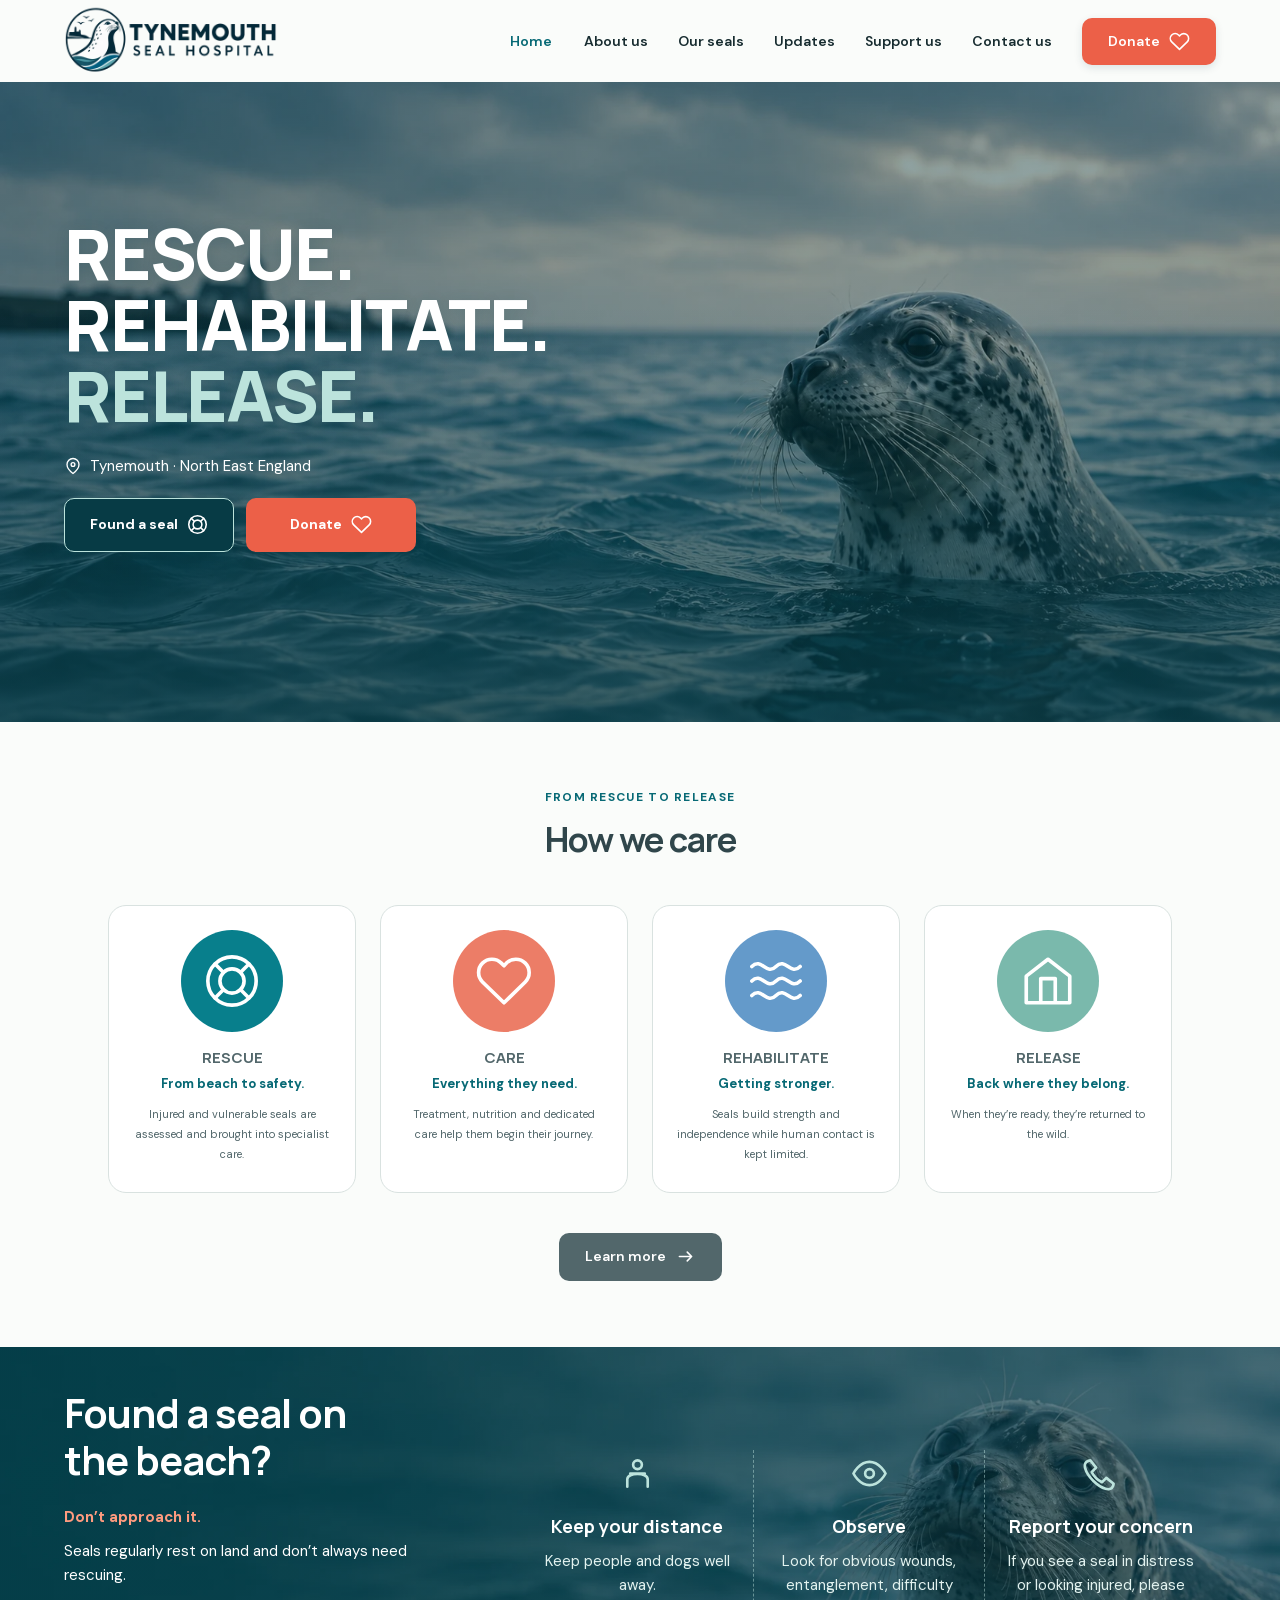
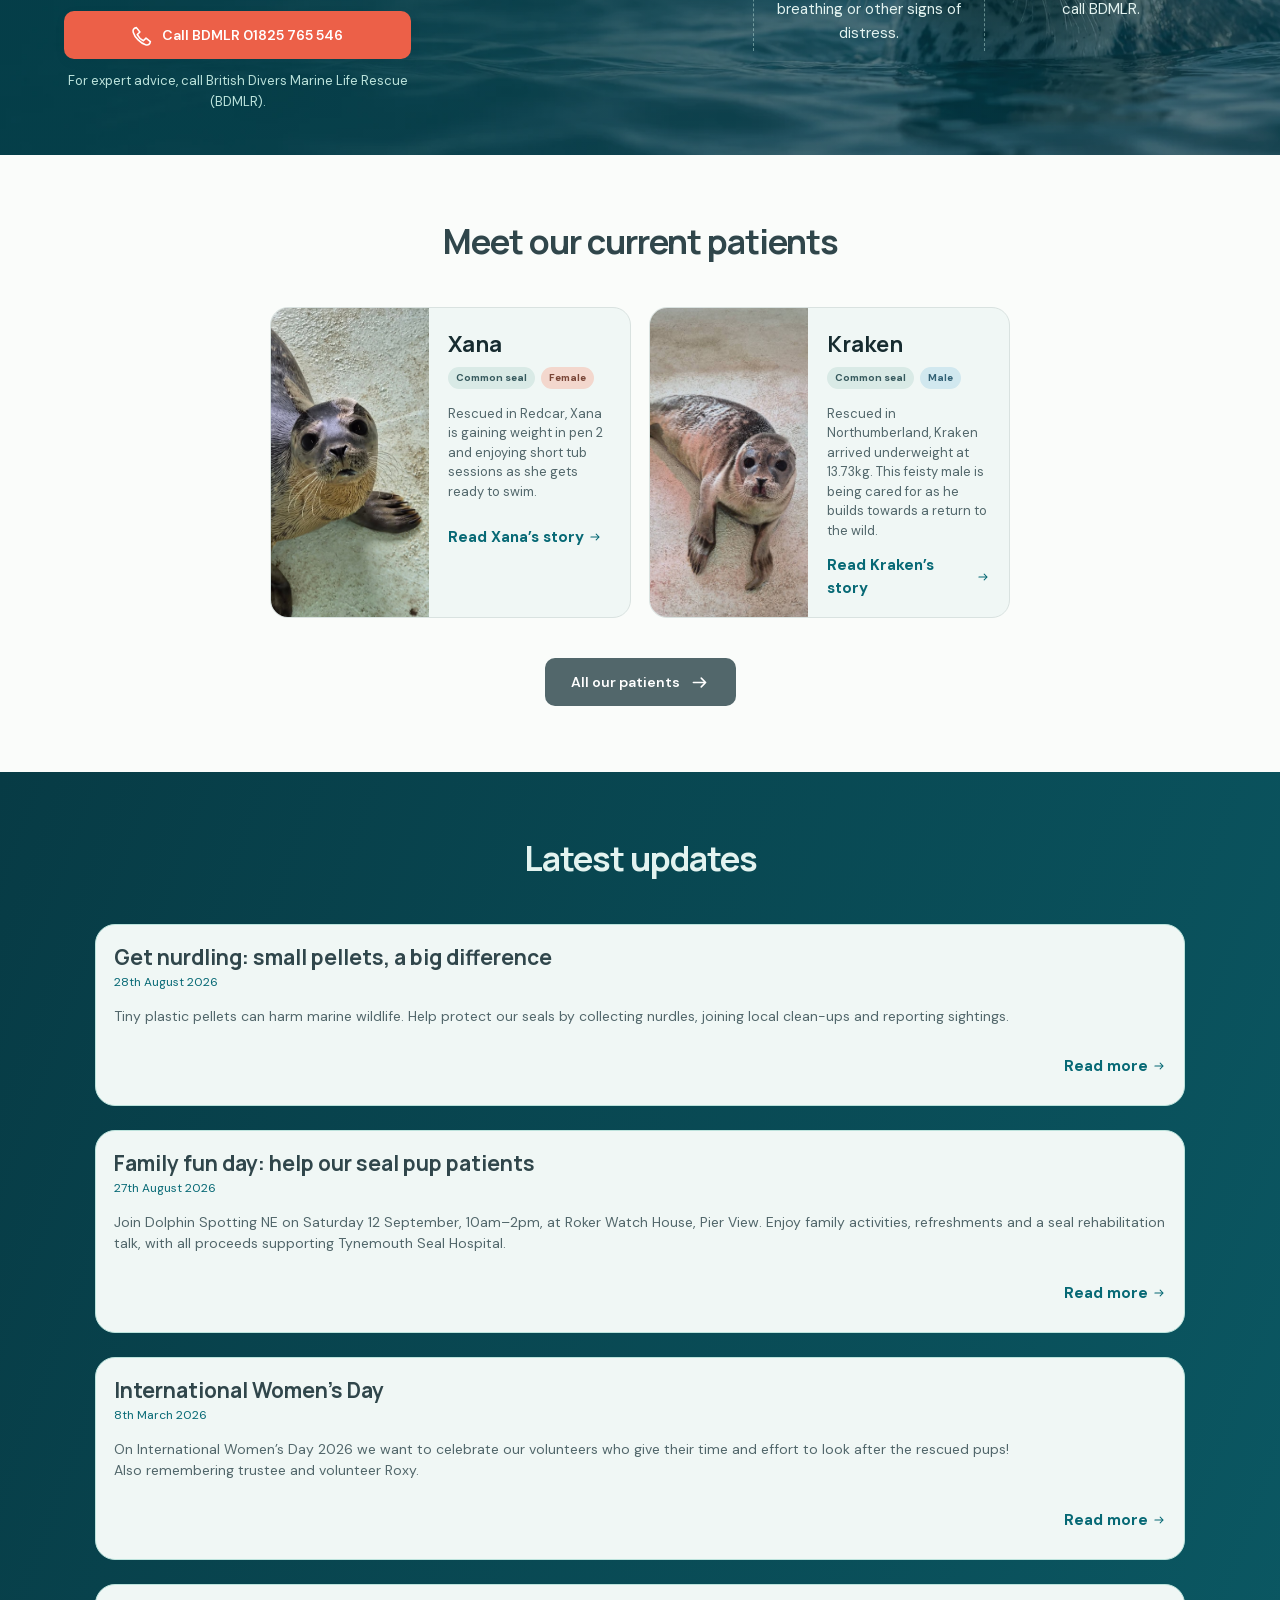
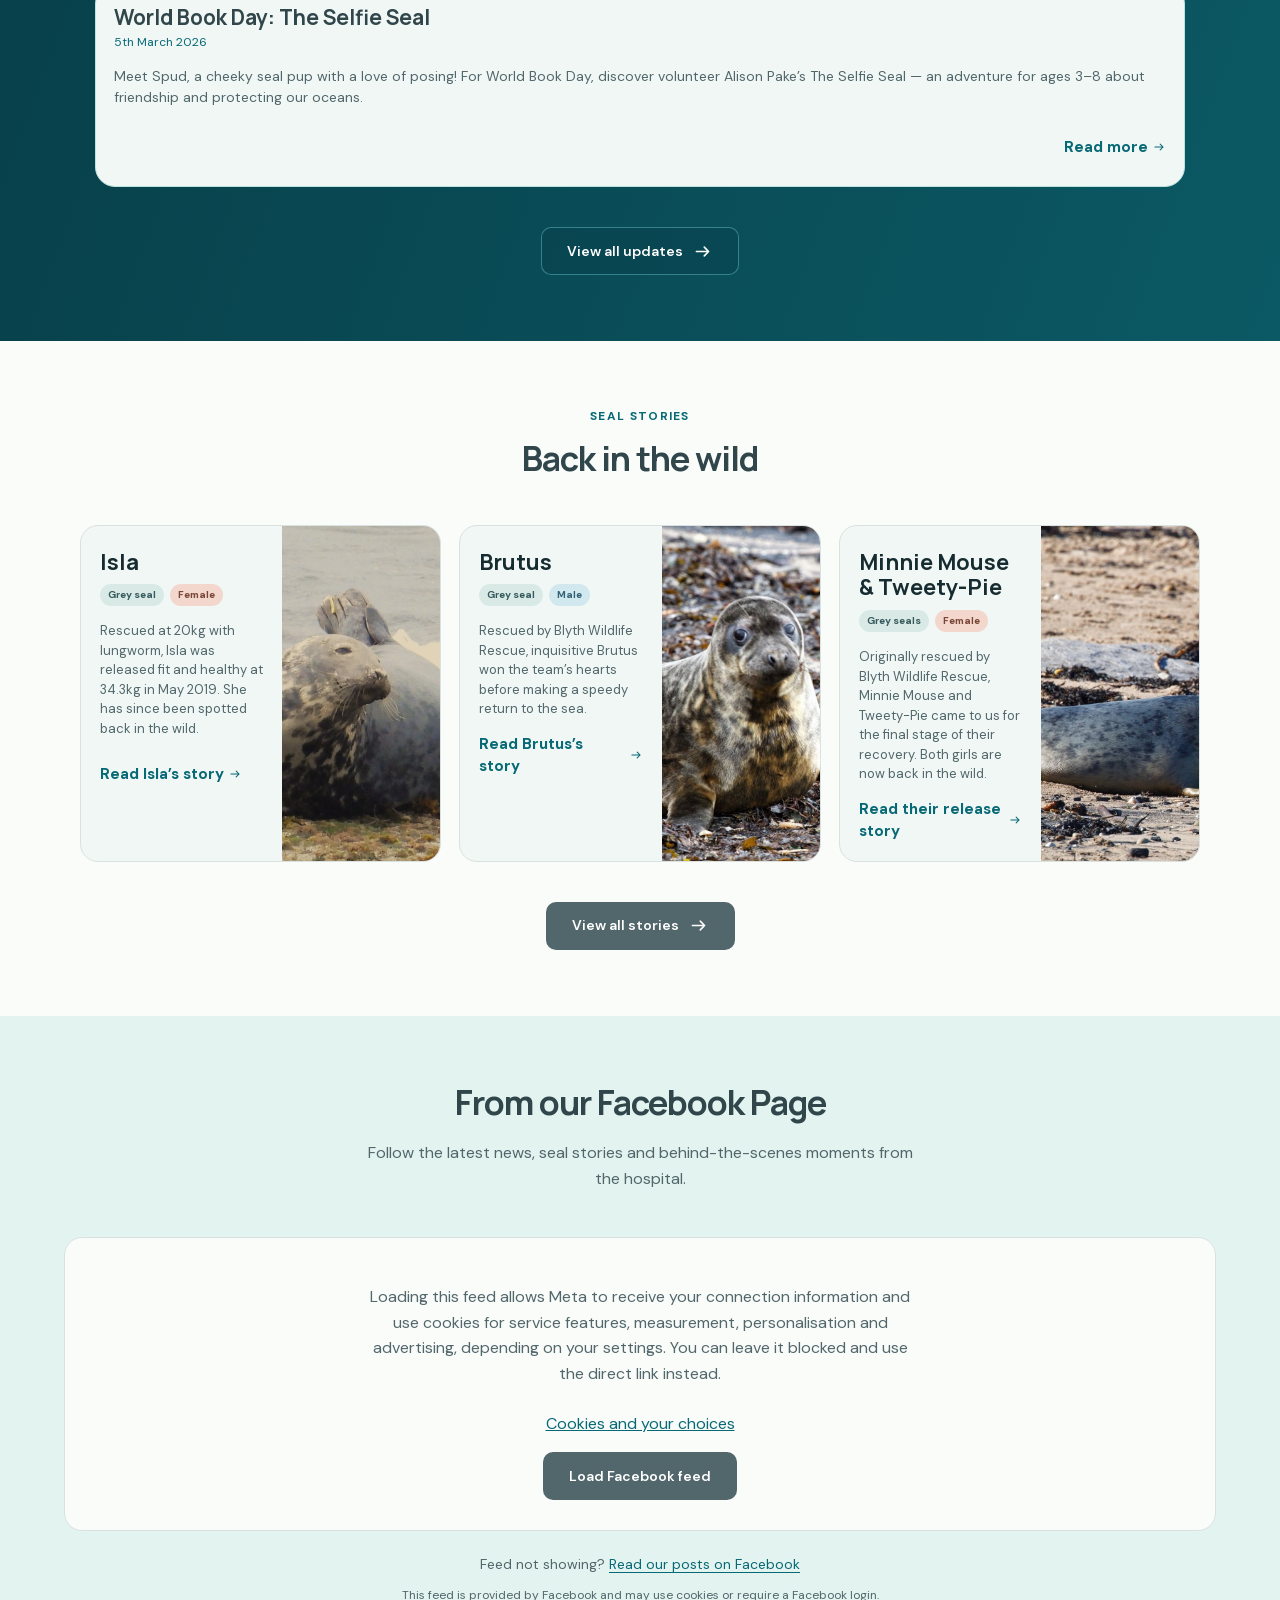
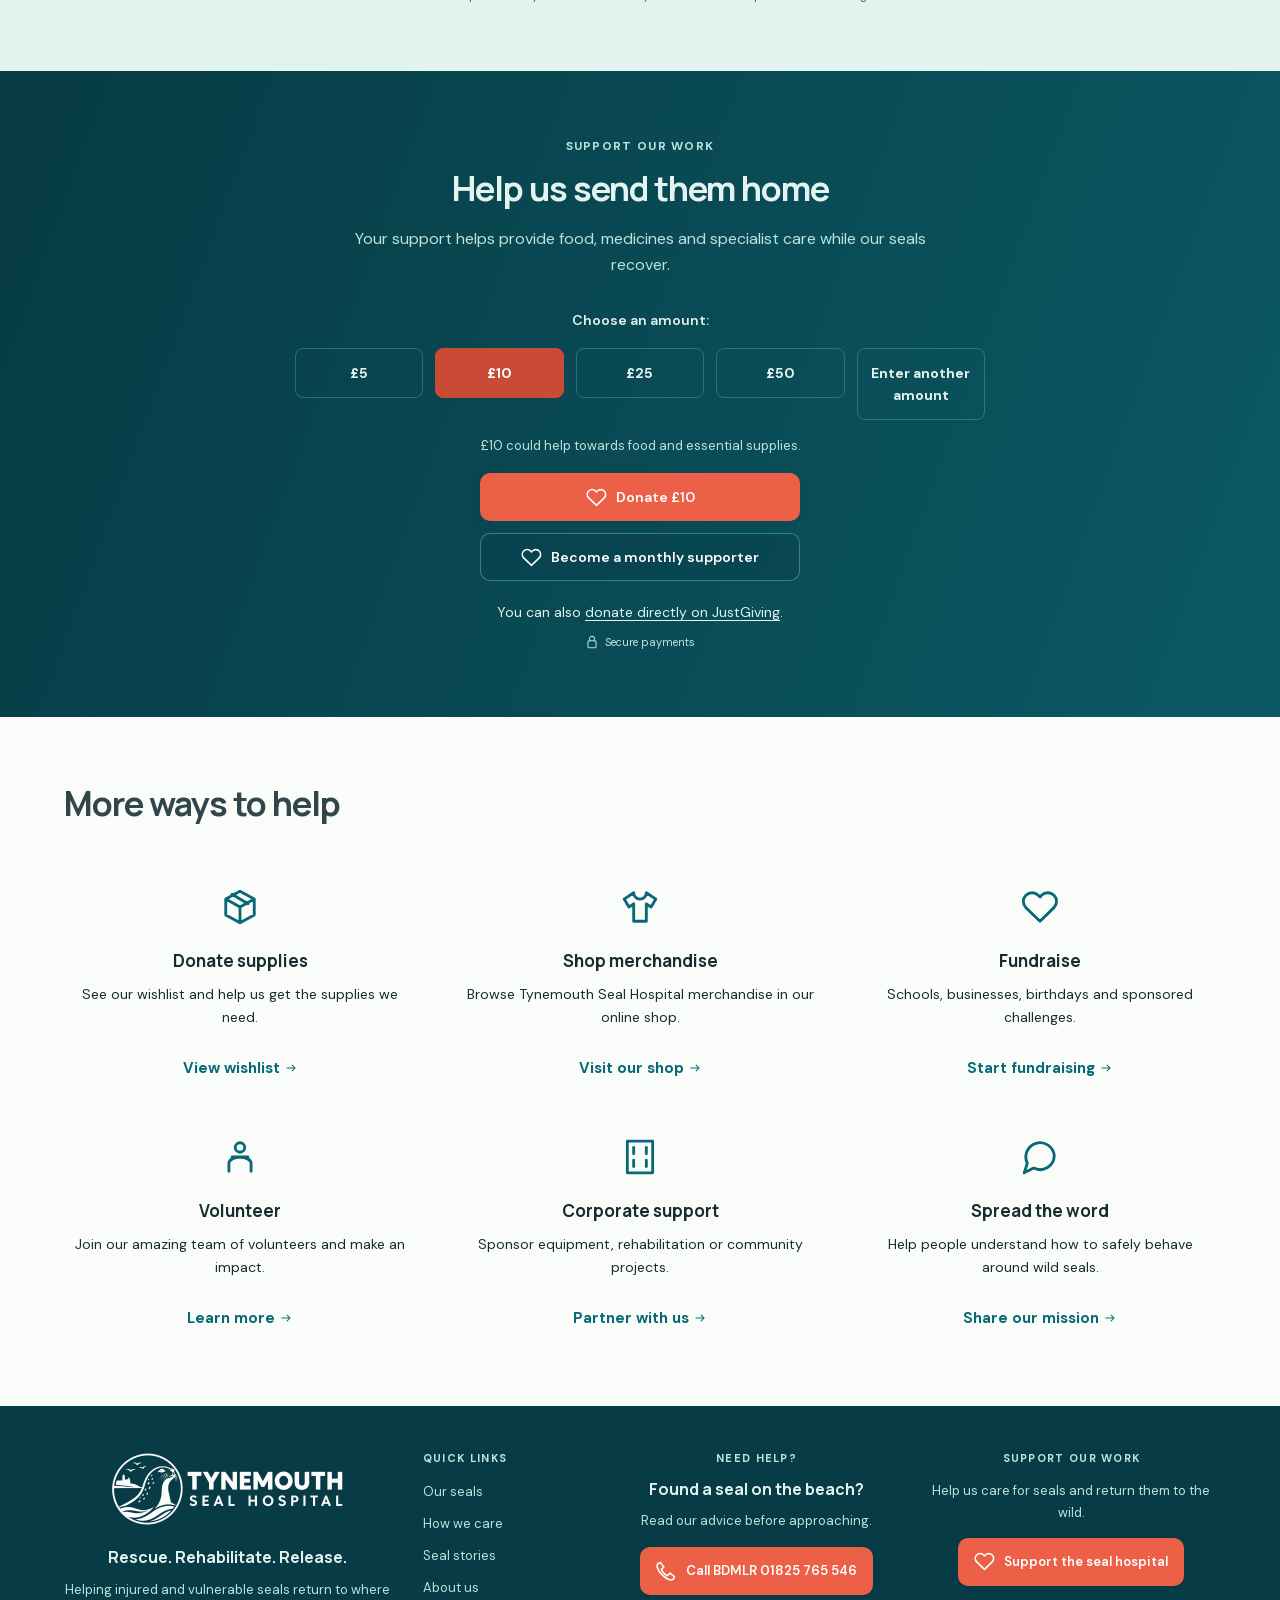
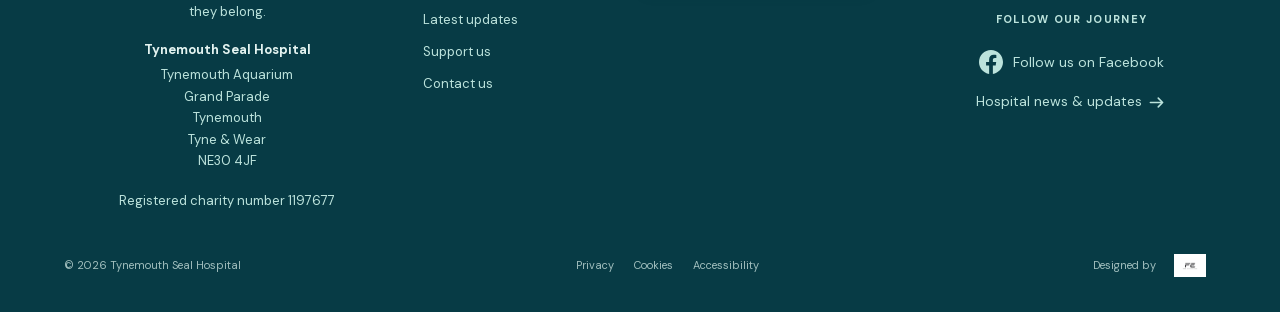
<file: index.html>
<!doctype html>

<html class="no-js" lang="en-GB">
  <head>
    <meta charset="utf-8" />
    <meta content="width=device-width, initial-scale=1" name="viewport" />
    <meta
      content="Tynemouth Seal Hospital — rescuing, rehabilitating and releasing seals on the North East coast. Meet our patients and discover how you can help."
      name="description"
    />
    <meta content="#073B45" name="theme-color" />
    <title>Tynemouth Seal Hospital | Rescue. Rehabilitate. Release.</title>
    <link href="favicon.ico?v=de065ad5a11a" rel="icon" type="image/x-icon" />
    <link
      href="Images/apple-touch-icon.png?v=dce4ab00bb22"
      rel="apple-touch-icon"
      sizes="180x180"
    />
    <link href="site.webmanifest?v=2ada047489ae" rel="manifest" />
    <meta content="Seal Hospital" name="apple-mobile-web-app-title" />

    <link href="css/style.css?v=b1d029605840" rel="stylesheet" />
    <script defer src="js/content.js?v=d19296276422"></script>
    <script defer src="js/components.js?v=5a2fe5d29cf4"></script>
    <script defer src="js/main.js?v=95a5c53d2962"></script>
    <script defer src="js/facebook.js?v=3cd06eda6ba6"></script>
    <link href="css/fonts.css?v=2c46659f9159" rel="stylesheet" />
    <meta content="strict-origin-when-cross-origin" name="referrer" />

    <!-- SEO START -->
    <link
      rel="canonical"
      href="https://jamiefleming.github.io/Tynemouth_seal_hospital/"
    />
    <meta property="og:type" content="website" />
    <meta property="og:site_name" content="Tynemouth Seal Hospital" />
    <meta
      property="og:title"
      content="Tynemouth Seal Hospital | Rescue. Rehabilitate. Release."
    />
    <meta
      property="og:description"
      content="Tynemouth Seal Hospital — rescuing, rehabilitating and releasing seals on the North East coast. Meet our patients and discover how you can help."
    />
    <meta
      property="og:url"
      content="https://jamiefleming.github.io/Tynemouth_seal_hospital/"
    />
    <meta
      property="og:image"
      content="https://jamiefleming.github.io/Tynemouth_seal_hospital/Images/icon-512.png"
    />
    <meta property="og:image:alt" content="Tynemouth Seal Hospital seal logo" />
    <meta property="og:image:width" content="512" />
    <meta property="og:image:height" content="512" />
    <meta property="og:image:type" content="image/png" />
    <meta property="og:locale" content="en_GB" />
    <meta name="twitter:card" content="summary" />
    <meta
      name="twitter:title"
      content="Tynemouth Seal Hospital | Rescue. Rehabilitate. Release."
    />
    <meta
      name="twitter:description"
      content="Tynemouth Seal Hospital — rescuing, rehabilitating and releasing seals on the North East coast. Meet our patients and discover how you can help."
    />
    <meta
      name="twitter:image"
      content="https://jamiefleming.github.io/Tynemouth_seal_hospital/Images/icon-512.png"
    />
    <meta
      name="twitter:image:alt"
      content="Tynemouth Seal Hospital seal logo"
    />
    <meta name="robots" content="index, follow" />
    <script type="application/ld+json">
      {
        "@context": "https://schema.org",
        "@graph": [
          {
            "@type": "Organization",
            "@id": "https://jamiefleming.github.io/Tynemouth_seal_hospital/#organization",
            "name": "Tynemouth Seal Hospital",
            "url": "https://jamiefleming.github.io/Tynemouth_seal_hospital/",
            "logo": {
              "@type": "ImageObject",
              "url": "https://jamiefleming.github.io/Tynemouth_seal_hospital/Images/icon-512.png",
              "width": 512,
              "height": 512
            },
            "description": "A volunteer-led charity helping sick and injured seals recover and return to the wild.",
            "email": "tynemouthsh@gmail.com",
            "telephone": "+441912581031",
            "identifier": {
              "@type": "PropertyValue",
              "propertyID": "Charity Commission registration number",
              "value": "1197677"
            },
            "location": {
              "@type": "Place",
              "name": "Tynemouth Aquarium",
              "address": {
                "@type": "PostalAddress",
                "streetAddress": "Grand Parade",
                "addressLocality": "Tynemouth",
                "addressRegion": "Tyne and Wear",
                "postalCode": "NE30 4JF",
                "addressCountry": "GB"
              }
            },
            "sameAs": [
              "https://www.facebook.com/TynemouthSeal/",
              "https://register-of-charities.charitycommission.gov.uk/en/charity-search/-/charity-details/5191750"
            ]
          },
          {
            "@type": "WebSite",
            "@id": "https://jamiefleming.github.io/Tynemouth_seal_hospital/#website",
            "url": "https://jamiefleming.github.io/Tynemouth_seal_hospital/",
            "name": "Tynemouth Seal Hospital",
            "inLanguage": "en-GB",
            "publisher": {
              "@id": "https://jamiefleming.github.io/Tynemouth_seal_hospital/#organization"
            }
          },
          {
            "@type": "WebPage",
            "@id": "https://jamiefleming.github.io/Tynemouth_seal_hospital/#webpage",
            "url": "https://jamiefleming.github.io/Tynemouth_seal_hospital/",
            "name": "Tynemouth Seal Hospital | Rescue. Rehabilitate. Release.",
            "description": "Tynemouth Seal Hospital — rescuing, rehabilitating and releasing seals on the North East coast. Meet our patients and discover how you can help.",
            "inLanguage": "en-GB",
            "isPartOf": {
              "@id": "https://jamiefleming.github.io/Tynemouth_seal_hospital/#website"
            },
            "about": {
              "@id": "https://jamiefleming.github.io/Tynemouth_seal_hospital/#organization"
            }
          }
        ]
      }
    </script>
    <!-- SEO END -->
  </head>
  <body>
    <svg
      aria-hidden="true"
      class="svg-library"
      xmlns="http://www.w3.org/2000/svg"
    >
      <symbol id="icon-shirt" viewBox="0 0 24 24">
        <path d="m8 3-6 4 3 5 3-2v11h8V10l3 2 3-5-6-4a4 4 0 0 1-8 0Z"></path>
      </symbol>
      <symbol id="icon-heart" viewBox="0 0 24 24">
        <path
          d="M20.8 4.6a5.5 5.5 0 0 0-7.8 0L12 5.7l-1.1-1.1a5.5 5.5 0 0 0-7.8 7.8L12 21l8.8-8.6a5.5 5.5 0 0 0 0-7.8Z"
        ></path>
      </symbol>
      <symbol id="icon-arrow" viewBox="0 0 24 24">
        <path d="M5 12h14m-5-5 5 5-5 5"></path>
      </symbol>
      <symbol id="icon-ring" viewBox="0 0 24 24">
        <circle cx="12" cy="12" r="10"></circle>
        <circle cx="12" cy="12" r="5"></circle>
        <path d="m5 5 3.5 3.5m7 7L19 19M5 19l3.5-3.5m7-7L19 5"></path>
      </symbol>
      <symbol id="icon-home" viewBox="0 0 24 24">
        <path d="m3 10 9-7 9 7v11H3Zm6 11V11h6v10"></path>
      </symbol>
      <symbol id="icon-waves" viewBox="0 0 24 24">
        <path
          d="M2 6c4-4 6 4 10 0s6 4 10 0M2 12c4-4 6 4 10 0s6 4 10 0M2 18c4-4 6 4 10 0s6 4 10 0"
        ></path>
      </symbol>
      <symbol id="icon-pin" viewBox="0 0 24 24">
        <path d="M20 10c0 6-8 12-8 12S4 16 4 10a8 8 0 1 1 16 0Z"></path>
        <circle cx="12" cy="10" r="2.5"></circle>
      </symbol>
      <symbol id="icon-person" viewBox="0 0 24 24">
        <circle cx="12" cy="6" r="3"></circle>
        <path d="M5 21v-5c0-5 14-5 14 0v5M7 12h10"></path>
      </symbol>
      <symbol id="icon-eye" viewBox="0 0 24 24">
        <path d="M1 12s4-8 11-8 11 8 11 8-4 8-11 8S1 12 1 12Z"></path>
        <circle cx="12" cy="12" r="3"></circle>
      </symbol>
      <symbol id="icon-phone" viewBox="0 0 24 24">
        <path
          d="m5 3 4 5-3 3a16 16 0 0 0 7 7l3-3 5 4c-1 7-9 3-14-2S-2 4 5 3Z"
        ></path>
      </symbol>
      <symbol id="icon-box" viewBox="0 0 24 24">
        <path d="m12 2 9 5v10l-9 5-9-5V7Zm0 10 9-5M3 7l9 5v10M7 4l10 6"></path>
      </symbol>
      <symbol id="icon-building" viewBox="0 0 24 24">
        <path d="M4 22V2h16v20ZM8 6v4m8-4v4m-8 4v4m8-4v4"></path>
      </symbol>
      <symbol id="icon-chat" viewBox="0 0 24 24">
        <path d="M21 11a9 9 0 0 1-13 8l-6 3 2-6a9 9 0 1 1 17-5Z"></path>
      </symbol>
      <symbol id="icon-lock" viewBox="0 0 24 24">
        <rect height="12" rx="2" width="14" x="5" y="10"></rect>
        <path d="M8 10V6a4 4 0 0 1 8 0v4"></path>
      </symbol>
    </svg>

    <a class="skip-link" href="#main">Skip to content</a>
    <header class="site-header">
      <div class="container header-inner">
        <a
          aria-label="Tynemouth Seal Hospital home"
          class="brand"
          href="index.html"
          ><img
            alt="Tynemouth Seal Hospital"
            height="724"
            src="Images/optimized/logo.webp"
            width="2172" /></a
        ><button
          aria-controls="navigation"
          aria-expanded="false"
          class="menu-toggle"
          type="button"
        >
          <span class="visually-hidden">Toggle navigation</span
          ><span aria-hidden="true" class="menu-bars"></span>
        </button>
        <nav aria-label="Main navigation" id="navigation">
          <a href="index.html" aria-current="page">Home</a
          ><a href="about.html">About us</a><a href="seals.html">Our seals</a
          ><a href="updates.html">Updates</a
          ><a href="support.html">Support us</a
          ><a href="contact.html">Contact us</a
          ><a class="button button-coral nav-donate" href="support.html#donate"
            >Donate
            <svg aria-hidden="true" class="icon">
              <use href="#icon-heart"></use></svg
          ></a>
        </nav>
      </div>
    </header>

    <main id="main" tabindex="-1">
      <noscript
        ><p class="container">
          Enable JavaScript to view seal profiles, hospital updates and ways to
          help. Rescue advice and the contact number are available below.
        </p></noscript
      >
      <section aria-labelledby="hero-title" class="hero">
        <div class="container hero-content">
          <h1 id="hero-title">
            Rescue.<br />Rehabilitate.<br /><span>Release.</span>
          </h1>
          <p class="location">
            <svg aria-hidden="true" class="icon">
              <use href="#icon-pin"></use>
            </svg>
            Tynemouth · North East England
          </p>
          <div class="button-row">
            <a class="button button-glass" href="#found-a-seal"
              >Found a seal
              <svg aria-hidden="true" class="icon">
                <use href="#icon-ring"></use></svg></a
            ><a class="button button-coral" href="#donate"
              >Donate
              <svg aria-hidden="true" class="icon">
                <use href="#icon-heart"></use></svg
            ></a>
          </div>
        </div>
        <nav aria-label="Our rescue journey" class="hero-process">
          <a href="#process-rescue"
            ><span class="process-icon"
              ><svg aria-hidden="true" class="icon" height="46" width="46">
                <use href="#icon-ring"></use></svg></span
            ><span>Rescue</span></a
          >
          <a href="#process-care"
            ><span class="process-icon"
              ><svg aria-hidden="true" class="icon" height="46" width="46">
                <use href="#icon-heart"></use></svg></span
            ><span>Care</span></a
          >
          <a href="#process-rehabilitate"
            ><span class="process-icon"
              ><svg aria-hidden="true" class="icon" height="46" width="46">
                <use href="#icon-waves"></use></svg></span
            ><span>Rehab</span></a
          >
          <a href="#process-release"
            ><span class="process-icon"
              ><svg aria-hidden="true" class="icon" height="46" width="46">
                <use href="#icon-home"></use></svg></span
            ><span>Release</span></a
          >
        </nav>
      </section>
      <section class="section process" id="about">
        <div class="container">
          <div class="section-heading">
            <p class="eyebrow">From rescue to release</p>
            <h2>How we care</h2>
          </div>
          <div class="process-grid">
            <article class="process-card" id="process-rescue">
              <span class="process-icon"
                ><svg aria-hidden="true" class="icon">
                  <use href="#icon-ring"></use></svg
              ></span>
              <h3>Rescue</h3>
              <p class="process-subtitle">From beach to safety.</p>
              <p>
                Injured and vulnerable seals are assessed and brought into
                specialist care.
              </p>
            </article>
            <article class="process-card" id="process-care">
              <span class="process-icon"
                ><svg aria-hidden="true" class="icon">
                  <use href="#icon-heart"></use></svg
              ></span>
              <h3>Care</h3>
              <p class="process-subtitle">Everything they need.</p>
              <p>
                Treatment, nutrition and dedicated care help them begin their
                journey.
              </p>
            </article>
            <article class="process-card" id="process-rehabilitate">
              <span class="process-icon"
                ><svg aria-hidden="true" class="icon">
                  <use href="#icon-waves"></use></svg
              ></span>
              <h3>Rehabilitate</h3>
              <p class="process-subtitle">Getting stronger.</p>
              <p>
                Seals build strength and independence while human contact is
                kept limited.
              </p>
            </article>
            <article class="process-card" id="process-release">
              <span class="process-icon"
                ><svg aria-hidden="true" class="icon">
                  <use href="#icon-home"></use></svg
              ></span>
              <h3>Release</h3>
              <p class="process-subtitle">Back where they belong.</p>
              <p>When they’re ready, they’re returned to the wild.</p>
            </article>
          </div>
          <div class="section-action">
            <a class="button button-slate" href="#help"
              >Learn more
              <svg aria-hidden="true" class="icon">
                <use href="#icon-arrow"></use></svg
            ></a>
          </div>
        </div>
      </section>
      <section
        aria-labelledby="rescue-title"
        class="rescue-banner"
        id="found-a-seal"
      >
        <div class="container rescue-layout">
          <div class="rescue-intro">
            <h2 id="rescue-title">Found a seal on <br />the beach?</h2>
            <p class="warning">Don’t approach it.</p>
            <p>Seals regularly rest on land and don’t always need rescuing.</p>
          </div>
          <div class="rescue-tips">
            <article>
              <svg aria-hidden="true" class="icon">
                <use href="#icon-person"></use>
              </svg>
              <h3>Keep your distance</h3>
              <p>Keep people and dogs well away.</p>
            </article>
            <article>
              <svg aria-hidden="true" class="icon">
                <use href="#icon-eye"></use>
              </svg>
              <h3>Observe</h3>
              <p>
                Look for obvious wounds, entanglement, difficulty breathing or
                other signs of distress.
              </p>
            </article>
            <article>
              <svg aria-hidden="true" class="icon">
                <use href="#icon-phone"></use>
              </svg>
              <h3>Report your concern</h3>
              <p>
                If you see a seal in distress or looking injured, please call
                BDMLR.
              </p>
            </article>
          </div>
          <div class="rescue-contact">
            <a class="button button-coral" href="tel:01825765546"
              ><svg aria-hidden="true" class="icon">
                <use href="#icon-phone"></use>
              </svg>
              Call BDMLR 01825 765 546</a
            >
            <p class="rescue-note">
              For expert advice, call British Divers Marine Life Rescue (BDMLR).
            </p>
          </div>
        </div>
      </section>
      <section class="section" id="patients">
        <div class="container">
          <div class="section-heading">
            <h2>Meet our current patients</h2>
          </div>
          <div class="seal-grid" data-cards="patients" data-limit="3"></div>
          <p class="section-action">
            <a class="button button-slate" href="seals.html#patients">
              All our patients
              <svg aria-hidden="true" class="icon">
                <use href="#icon-arrow"></use>
              </svg>
            </a>
          </p>
        </div>
      </section>
      <section class="section updates" id="updates">
        <div class="container narrow">
          <div class="section-heading">
            <h2>Latest updates</h2>
          </div>
          <div data-cards="updates" data-sort="newest" data-limit="4"></div>
          <div class="section-action">
            <a class="button button-glass" href="updates.html">
              View all updates
              <svg aria-hidden="true" class="icon">
                <use href="#icon-arrow"></use>
              </svg>
            </a>
          </div>
        </div>
      </section>
      <section class="section" id="stories">
        <div class="container">
          <div class="section-heading">
            <p class="eyebrow">Seal stories</p>
            <h2>Back in the wild</h2>
          </div>
          <div class="seal-grid" data-cards="releases" data-limit="3"></div>
          <div class="section-action">
            <a class="button button-slate" href="seals.html#releases">
              View all stories
              <svg aria-hidden="true" class="icon">
                <use href="#icon-arrow"></use>
              </svg>
            </a>
          </div>
        </div>
      </section>
      <section
        aria-labelledby="facebook-title"
        class="section facebook-section"
        id="facebook"
      >
        <div class="container">
          <div class="section-heading">
            <h2 id="facebook-title">From our Facebook Page</h2>
            <p id="facebook-description">
              Follow the latest news, seal stories and behind-the-scenes moments
              from the hospital.
            </p>
          </div>
          <div id="facebook-feed"></div>
          <p class="facebook-fallback">
            Feed not showing?
            <a
              href="https://www.facebook.com/TynemouthSeal/"
              rel="noopener noreferrer"
              target="_blank"
              >Read our posts on Facebook</a
            >
          </p>
          <p class="facebook-notice">
            This feed is provided by Facebook and may use cookies or require a
            Facebook login.
          </p>
        </div>
      </section>
      <section class="section donation" id="donate">
        <div class="container donation-inner">
          <div class="section-heading">
            <p class="eyebrow">Support our work</p>
            <h2>Help us send them home</h2>
            <p>
              Your support helps provide food, medicines and specialist care
              while our seals recover.
            </p>
          </div>
          <form id="donation-form">
            <fieldset>
              <legend>Choose an amount:</legend>
              <div class="amount-options">
                <label
                  ><input name="amount" type="radio" value="5" /><span
                    >£5</span
                  ></label
                ><label
                  ><input checked name="amount" type="radio" value="10" /><span
                    >£10</span
                  ></label
                ><label
                  ><input name="amount" type="radio" value="25" /><span
                    >£25</span
                  ></label
                ><label
                  ><input name="amount" type="radio" value="50" /><span
                    >£50</span
                  ></label
                ><label
                  ><input name="amount" type="radio" value="Other" /><span
                    >Enter another amount</span
                  ></label
                >
              </div>
            </fieldset>
            <div hidden id="custom-amount-wrap">
              <label for="custom-amount">Your donation (£)</label
              ><input
                id="custom-amount"
                inputmode="decimal"
                min="1"
                placeholder="Enter amount"
                step="0.01"
                type="number"
              />
            </div>
            <p aria-live="polite" class="donation-impact" id="donation-impact">
              £10 could help towards food and essential supplies.
            </p>
            <button class="button button-coral donate-submit" type="submit">
              <svg aria-hidden="true" class="icon">
                <use href="#icon-heart"></use>
              </svg>
              <span id="donate-label">Donate £10</span></button
            ><button
              class="button button-glass monthly"
              data-help="monthly"
              type="button"
            >
              <svg aria-hidden="true" class="icon">
                <use href="#icon-heart"></use>
              </svg>
              Become a monthly supporter
            </button>
            <p class="justgiving-note">
              You can also
              <a
                href="https://www.justgiving.com/charity/tynemouthsealhospital"
                rel="noopener noreferrer"
                target="_blank"
                >donate directly on JustGiving</a
              >.
            </p>
            <p class="payment-note">
              <svg aria-hidden="true" class="icon">
                <use href="#icon-lock"></use>
              </svg>
              Secure payments
            </p>
          </form>
        </div>
      </section>
      <section class="section help" id="support">
        <div class="container">
          <details class="support-details" open>
            <summary>
              More ways to support us <span aria-hidden="true">+</span>
            </summary>
            <div class="support-content">
              <h2 id="help">More ways to help</h2>
              <div class="help-grid" data-cards="actions"></div>
            </div>
          </details>
        </div>
      </section>
    </main>
    <footer class="site-footer" id="contact">
      <div class="container">
        <div class="footer-grid">
          <div class="footer-about">
            <img
              alt="Tynemouth Seal Hospital"
              height="80"
              loading="lazy"
              src="Images/optimized/logo_white.webp"
              width="240"
            />
            <h3>Rescue. Rehabilitate. Release.</h3>
            <p>
              Helping injured and vulnerable seals return to where they belong.
            </p>
            <address>
              <strong>Tynemouth Seal Hospital</strong><br />Tynemouth
              Aquarium<br />Grand Parade<br />Tynemouth<br />Tyne &amp; Wear<br />NE30
              4JF
            </address>
            <p class="footer-charity">
              <a
                href="https://register-of-charities.charitycommission.gov.uk/en/charity-search/-/charity-details/5191750"
                rel="noopener noreferrer"
                target="_blank"
                >Registered charity number 1197677</a
              >
            </p>
          </div>
          <nav aria-label="Footer navigation">
            <p class="eyebrow">Quick links</p>
            <a href="seals.html#patients">Our seals</a
            ><a href="about.html#our-care">How we care</a
            ><a href="seals.html#releases">Seal stories</a
            ><a href="about.html">About us</a
            ><a href="updates.html">Latest updates</a
            ><a href="support.html">Support us</a>
            <a href="contact.html">Contact us</a>
          </nav>
          <div>
            <p class="eyebrow">Need help?</p>
            <h3>Found a seal on the beach?</h3>
            <p>
              Read our <a href="index.html#found-a-seal">advice</a> before
              approaching.
            </p>
            <a class="button button-coral" href="tel:01825765546"
              ><svg aria-hidden="true" class="icon">
                <use href="#icon-phone"></use>
              </svg>
              Call BDMLR 01825 765 546</a
            >
          </div>
          <div>
            <p class="eyebrow">Support our work</p>
            <p>Help us care for seals and return them to the wild.</p>
            <a class="button button-coral" href="support.html#donate"
              ><svg aria-hidden="true" class="icon">
                <use href="#icon-heart"></use>
              </svg>
              Support the seal hospital</a
            >
            <p class="eyebrow follow-title">Follow our journey</p>
            <a
              class="footer-facebook"
              href="https://www.facebook.com/TynemouthSeal/"
              target="_blank"
              rel="noopener noreferrer"
              aria-label="Tynemouth Seal Hospital on Facebook (opens in a new tab)"
            >
              <svg
                class="icon"
                viewBox="0 0 24 24"
                aria-hidden="true"
                focusable="false"
              >
                <path
                  fill="currentColor"
                  stroke="none"
                  d="M24 12.073C24 5.405 18.627 0 12 0S0 5.405 0 12.073c0 6.026 4.388 11.021 10.125 11.927v-8.437H7.078v-3.49h3.047V9.413c0-3.025 1.792-4.697 4.533-4.697 1.312 0 2.686.236 2.686.236v2.971h-1.513c-1.491 0-1.956.931-1.956 1.887v2.263h3.328l-.532 3.49h-2.796V24C19.612 23.094 24 18.099 24 12.073Z"
                />
              </svg>
              Follow us on Facebook
            </a>
            <a href="updates.html"
              >Hospital news &amp; updates
              <svg aria-hidden="true" class="icon">
                <use href="#icon-arrow"></use></svg
            ></a>
          </div>
        </div>
        <div class="footer-bottom">
          <p>© <span id="year">2026</span> Tynemouth Seal Hospital</p>
          <div>
            <a href="privacy.html">Privacy</a><a href="cookies.html">Cookies</a
            ><button data-policy="accessibility" type="button">
              Accessibility
            </button>
          </div>
          <p class="credit">
            Designed by
            <a
              href="https://www.festudios.co.uk"
              aria-label="FE Studios website"
            >
              <img
                alt="FE Studios"
                height="887"
                loading="lazy"
                src="Images/optimized/fe_studios_logo.webp"
                width="1774"
              />
            </a>
          </p>
        </div>
      </div>
    </footer>

    <dialog aria-labelledby="dialog-title" id="detail-dialog">
      <button aria-label="Close dialog" class="dialog-close" type="button">
        ×
      </button>
      <p class="eyebrow">Tynemouth Seal Hospital</p>
      <h2 id="dialog-title">More information</h2>
      <div id="dialog-content"></div>
      <button class="button button-slate dialog-done" type="button">
        Close
      </button>
    </dialog>
  </body>
</html>
</file>
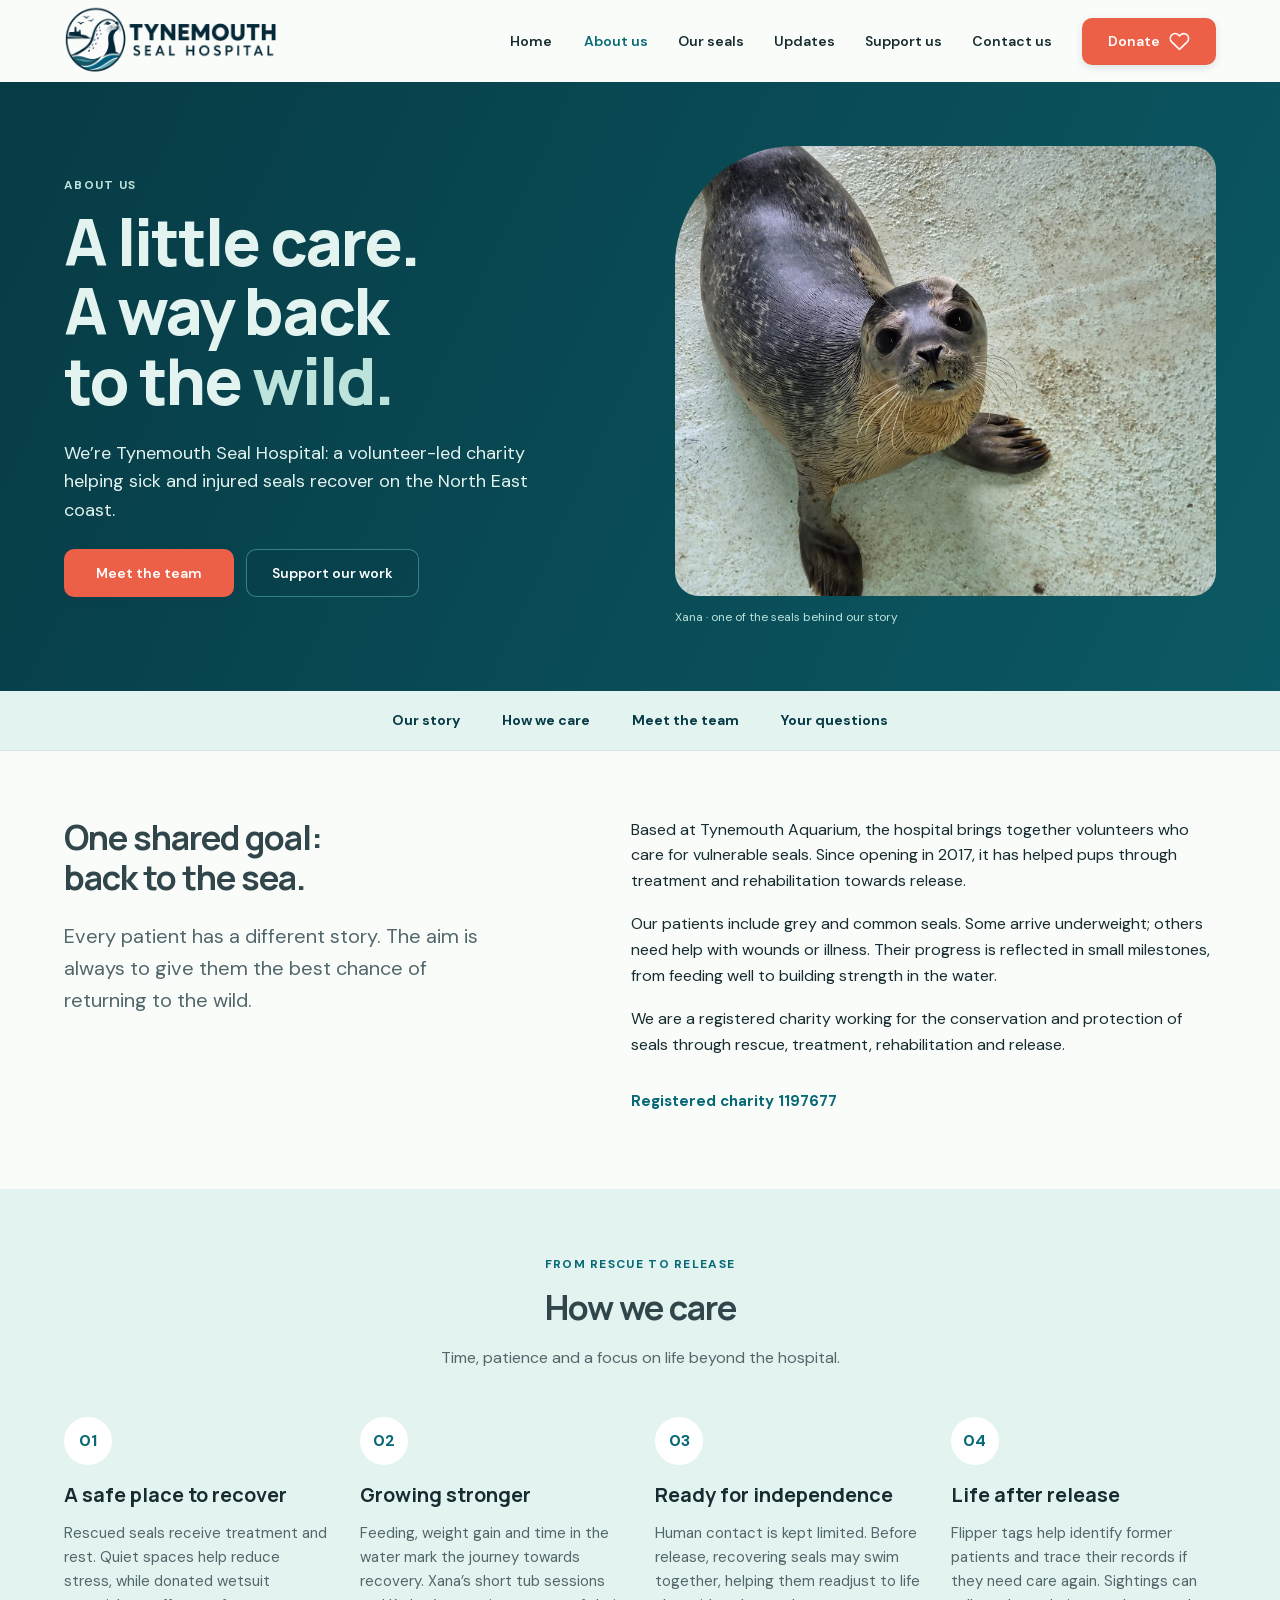
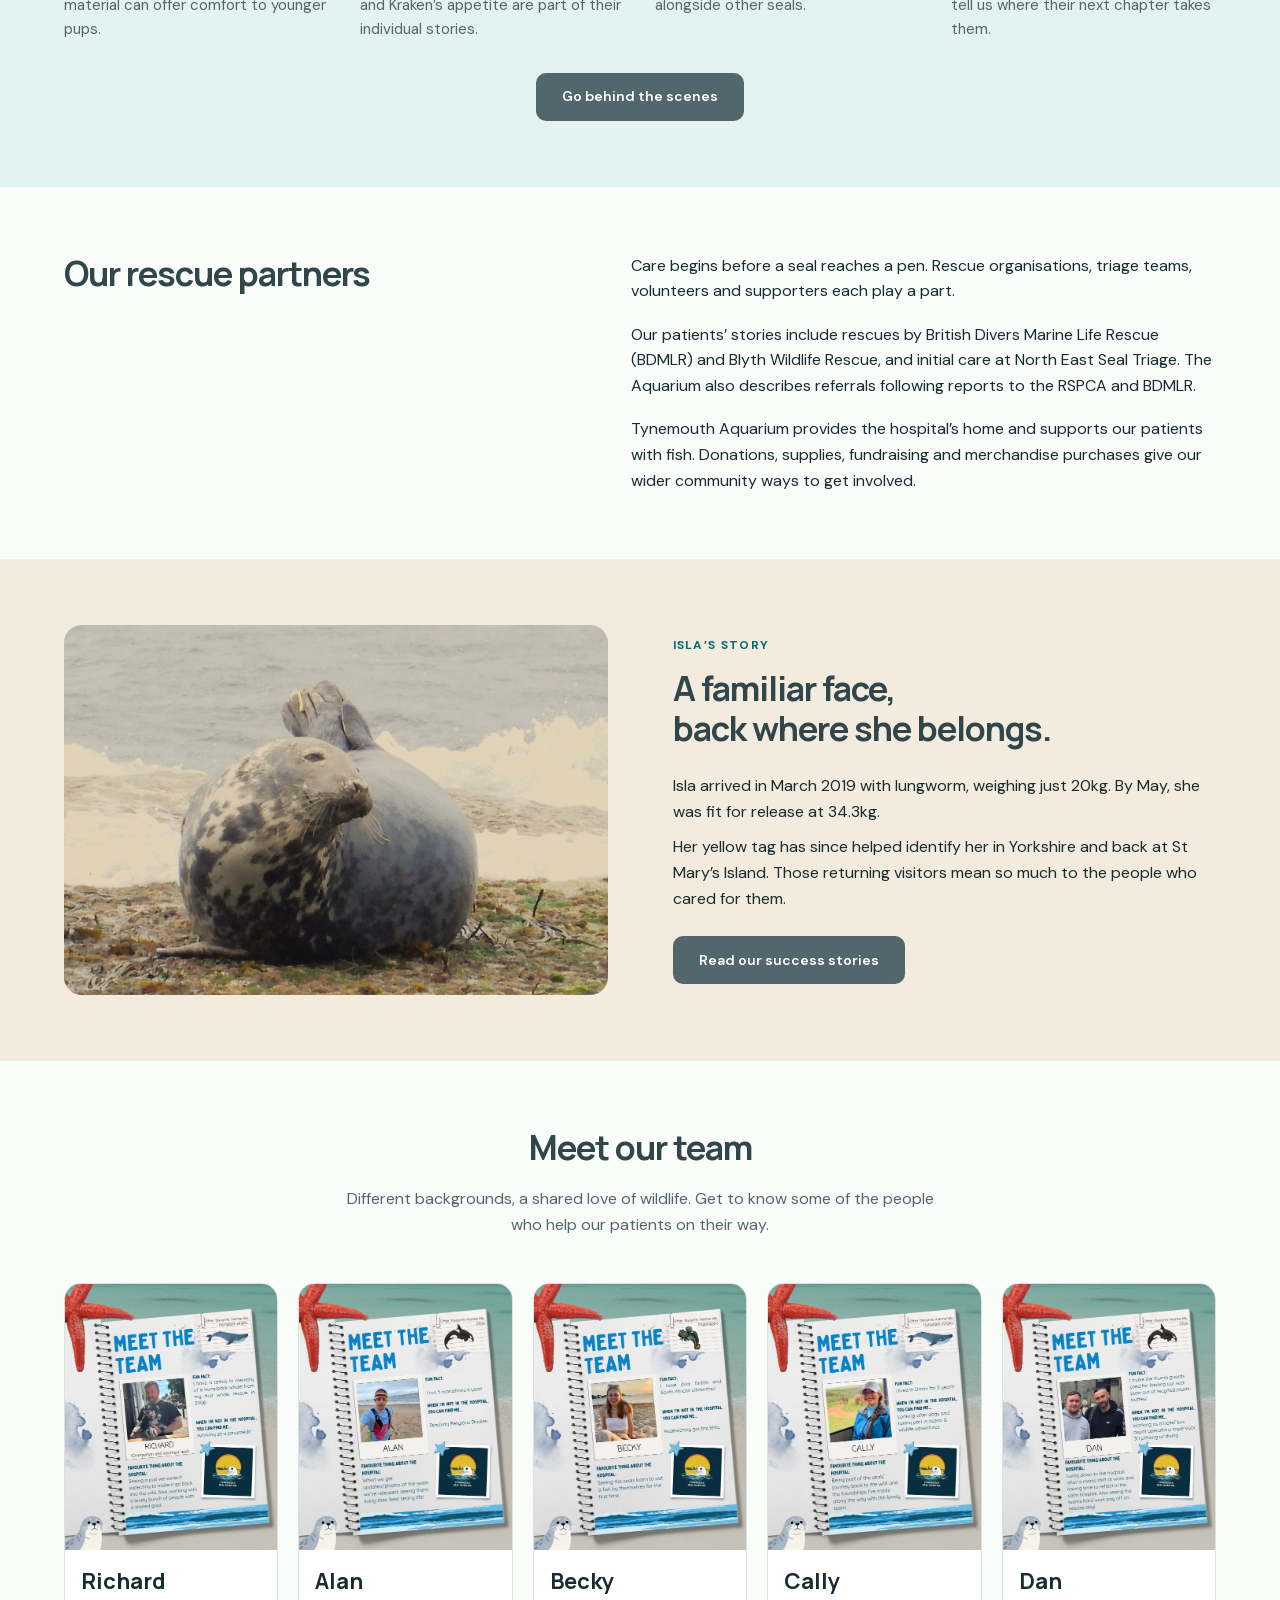
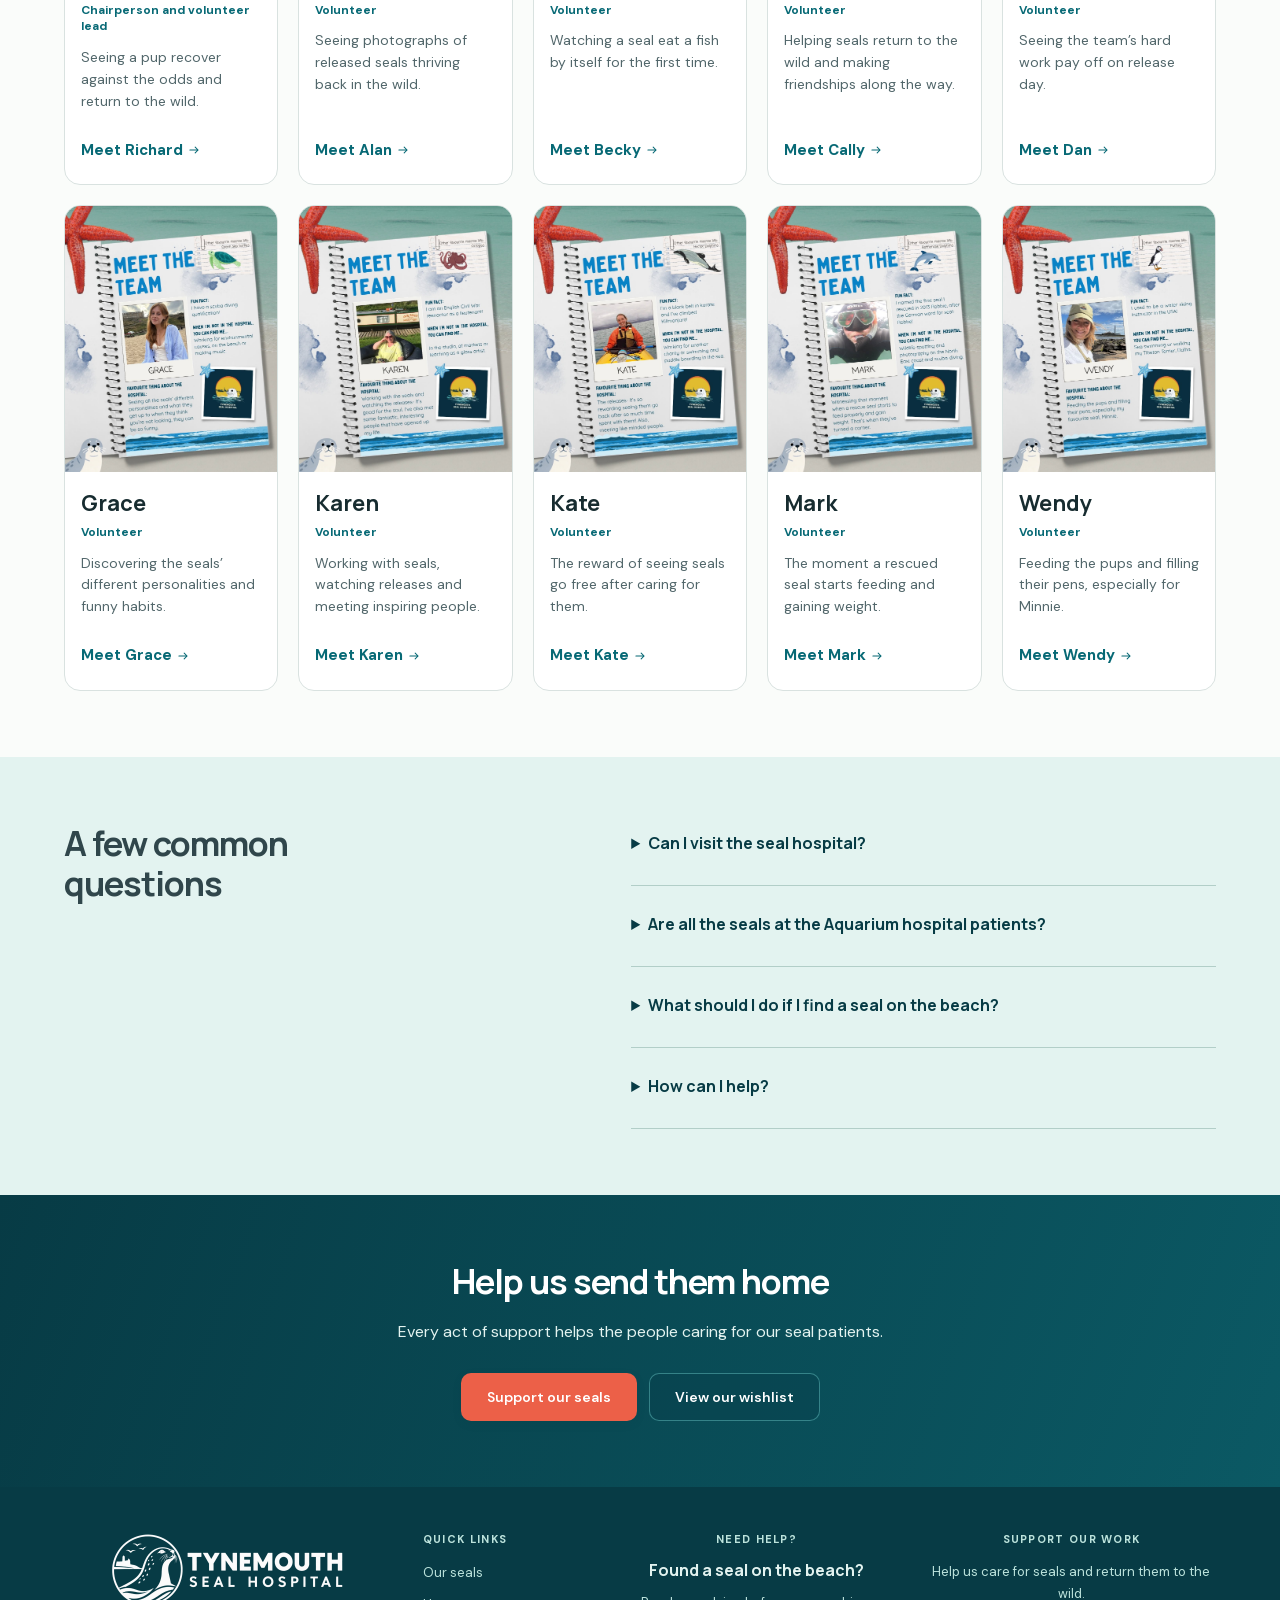
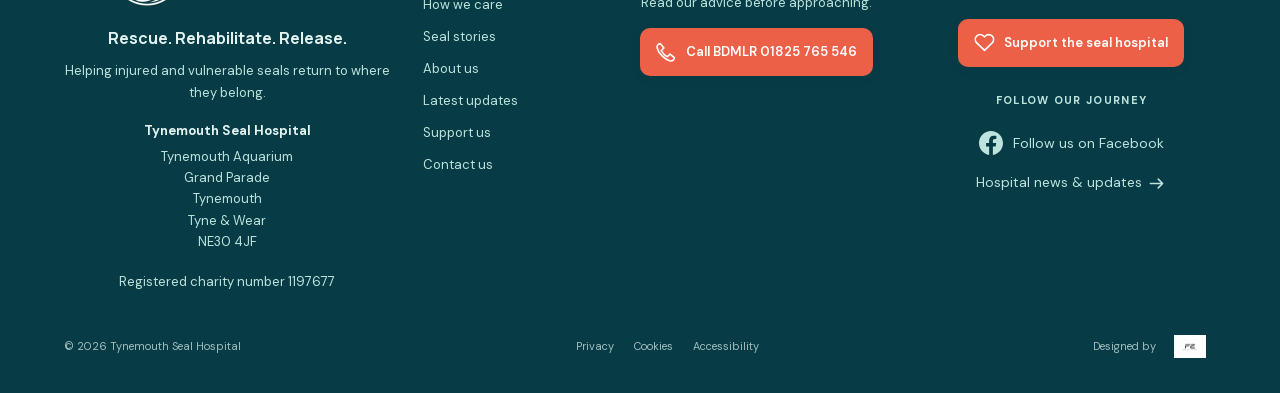
<file: about.html>
<!doctype html>

<html lang="en-GB" class="no-js">
  <head>
    <meta charset="utf-8" />
    <meta content="width=device-width, initial-scale=1" name="viewport" />
    <meta
      content="Meet the volunteers behind Tynemouth Seal Hospital and discover how rescued seals are cared for, rehabilitated and returned to the wild."
      name="description"
    />
    <meta content="#073B45" name="theme-color" />
    <title>About Us | Tynemouth Seal Hospital</title>
    <link href="favicon.ico?v=de065ad5a11a" rel="icon" type="image/x-icon" />
    <link
      href="Images/apple-touch-icon.png?v=dce4ab00bb22"
      rel="apple-touch-icon"
      sizes="180x180"
    />
    <link href="site.webmanifest?v=2ada047489ae" rel="manifest" />
    <meta content="Seal Hospital" name="apple-mobile-web-app-title" />

    <link href="css/style.css?v=b1d029605840" rel="stylesheet" />
    <script defer src="js/content.js?v=d19296276422"></script>
    <script defer src="js/components.js?v=5a2fe5d29cf4"></script>
    <script defer src="js/main.js?v=95a5c53d2962"></script>
    <link href="css/fonts.css?v=2c46659f9159" rel="stylesheet" />
    <meta content="strict-origin-when-cross-origin" name="referrer" />

    <!-- SEO START -->
    <link
      rel="canonical"
      href="https://jamiefleming.github.io/Tynemouth_seal_hospital/about.html"
    />
    <meta property="og:type" content="website" />
    <meta property="og:site_name" content="Tynemouth Seal Hospital" />
    <meta property="og:title" content="About Us | Tynemouth Seal Hospital" />
    <meta
      property="og:description"
      content="Meet the volunteers behind Tynemouth Seal Hospital and discover how rescued seals are cared for, rehabilitated and returned to the wild."
    />
    <meta
      property="og:url"
      content="https://jamiefleming.github.io/Tynemouth_seal_hospital/about.html"
    />
    <meta
      property="og:image"
      content="https://jamiefleming.github.io/Tynemouth_seal_hospital/Images/icon-512.png"
    />
    <meta property="og:image:alt" content="Tynemouth Seal Hospital seal logo" />
    <meta property="og:image:width" content="512" />
    <meta property="og:image:height" content="512" />
    <meta property="og:image:type" content="image/png" />
    <meta property="og:locale" content="en_GB" />
    <meta name="twitter:card" content="summary" />
    <meta name="twitter:title" content="About Us | Tynemouth Seal Hospital" />
    <meta
      name="twitter:description"
      content="Meet the volunteers behind Tynemouth Seal Hospital and discover how rescued seals are cared for, rehabilitated and returned to the wild."
    />
    <meta
      name="twitter:image"
      content="https://jamiefleming.github.io/Tynemouth_seal_hospital/Images/icon-512.png"
    />
    <meta
      name="twitter:image:alt"
      content="Tynemouth Seal Hospital seal logo"
    />
    <meta name="robots" content="index, follow" />
    <script type="application/ld+json">
      {
        "@context": "https://schema.org",
        "@graph": [
          {
            "@type": "Organization",
            "@id": "https://jamiefleming.github.io/Tynemouth_seal_hospital/#organization",
            "name": "Tynemouth Seal Hospital",
            "url": "https://jamiefleming.github.io/Tynemouth_seal_hospital/",
            "logo": {
              "@type": "ImageObject",
              "url": "https://jamiefleming.github.io/Tynemouth_seal_hospital/Images/icon-512.png",
              "width": 512,
              "height": 512
            },
            "description": "A volunteer-led charity helping sick and injured seals recover and return to the wild.",
            "email": "tynemouthsh@gmail.com",
            "telephone": "+441912581031",
            "identifier": {
              "@type": "PropertyValue",
              "propertyID": "Charity Commission registration number",
              "value": "1197677"
            },
            "location": {
              "@type": "Place",
              "name": "Tynemouth Aquarium",
              "address": {
                "@type": "PostalAddress",
                "streetAddress": "Grand Parade",
                "addressLocality": "Tynemouth",
                "addressRegion": "Tyne and Wear",
                "postalCode": "NE30 4JF",
                "addressCountry": "GB"
              }
            },
            "sameAs": [
              "https://www.facebook.com/TynemouthSeal/",
              "https://register-of-charities.charitycommission.gov.uk/en/charity-search/-/charity-details/5191750"
            ]
          },
          {
            "@type": "WebSite",
            "@id": "https://jamiefleming.github.io/Tynemouth_seal_hospital/#website",
            "url": "https://jamiefleming.github.io/Tynemouth_seal_hospital/",
            "name": "Tynemouth Seal Hospital",
            "inLanguage": "en-GB",
            "publisher": {
              "@id": "https://jamiefleming.github.io/Tynemouth_seal_hospital/#organization"
            }
          },
          {
            "@type": "AboutPage",
            "@id": "https://jamiefleming.github.io/Tynemouth_seal_hospital/about.html#webpage",
            "url": "https://jamiefleming.github.io/Tynemouth_seal_hospital/about.html",
            "name": "About Us | Tynemouth Seal Hospital",
            "description": "Meet the volunteers behind Tynemouth Seal Hospital and discover how rescued seals are cared for, rehabilitated and returned to the wild.",
            "inLanguage": "en-GB",
            "isPartOf": {
              "@id": "https://jamiefleming.github.io/Tynemouth_seal_hospital/#website"
            },
            "about": {
              "@id": "https://jamiefleming.github.io/Tynemouth_seal_hospital/#organization"
            }
          }
        ]
      }
    </script>
    <!-- SEO END -->
  </head>
  <body>
    <svg
      aria-hidden="true"
      class="svg-library"
      xmlns="http://www.w3.org/2000/svg"
    >
      <symbol id="icon-shirt" viewBox="0 0 24 24">
        <path d="m8 3-6 4 3 5 3-2v11h8V10l3 2 3-5-6-4a4 4 0 0 1-8 0Z"></path>
      </symbol>
      <symbol id="icon-heart" viewBox="0 0 24 24">
        <path
          d="M20.8 4.6a5.5 5.5 0 0 0-7.8 0L12 5.7l-1.1-1.1a5.5 5.5 0 0 0-7.8 7.8L12 21l8.8-8.6a5.5 5.5 0 0 0 0-7.8Z"
        ></path>
      </symbol>
      <symbol id="icon-arrow" viewBox="0 0 24 24">
        <path d="M5 12h14m-5-5 5 5-5 5"></path>
      </symbol>
      <symbol id="icon-ring" viewBox="0 0 24 24">
        <circle cx="12" cy="12" r="10"></circle>
        <circle cx="12" cy="12" r="5"></circle>
        <path d="m5 5 3.5 3.5m7 7L19 19M5 19l3.5-3.5m7-7L19 5"></path>
      </symbol>
      <symbol id="icon-home" viewBox="0 0 24 24">
        <path d="m3 10 9-7 9 7v11H3Zm6 11V11h6v10"></path>
      </symbol>
      <symbol id="icon-waves" viewBox="0 0 24 24">
        <path
          d="M2 6c4-4 6 4 10 0s6 4 10 0M2 12c4-4 6 4 10 0s6 4 10 0M2 18c4-4 6 4 10 0s6 4 10 0"
        ></path>
      </symbol>
      <symbol id="icon-pin" viewBox="0 0 24 24">
        <path d="M20 10c0 6-8 12-8 12S4 16 4 10a8 8 0 1 1 16 0Z"></path>
        <circle cx="12" cy="10" r="2.5"></circle>
      </symbol>
      <symbol id="icon-person" viewBox="0 0 24 24">
        <circle cx="12" cy="6" r="3"></circle>
        <path d="M5 21v-5c0-5 14-5 14 0v5M7 12h10"></path>
      </symbol>
      <symbol id="icon-eye" viewBox="0 0 24 24">
        <path d="M1 12s4-8 11-8 11 8 11 8-4 8-11 8S1 12 1 12Z"></path>
        <circle cx="12" cy="12" r="3"></circle>
      </symbol>
      <symbol id="icon-phone" viewBox="0 0 24 24">
        <path
          d="m5 3 4 5-3 3a16 16 0 0 0 7 7l3-3 5 4c-1 7-9 3-14-2S-2 4 5 3Z"
        ></path>
      </symbol>
      <symbol id="icon-box" viewBox="0 0 24 24">
        <path d="m12 2 9 5v10l-9 5-9-5V7Zm0 10 9-5M3 7l9 5v10M7 4l10 6"></path>
      </symbol>
      <symbol id="icon-building" viewBox="0 0 24 24">
        <path d="M4 22V2h16v20ZM8 6v4m8-4v4m-8 4v4m8-4v4"></path>
      </symbol>
      <symbol id="icon-chat" viewBox="0 0 24 24">
        <path d="M21 11a9 9 0 0 1-13 8l-6 3 2-6a9 9 0 1 1 17-5Z"></path>
      </symbol>
      <symbol id="icon-lock" viewBox="0 0 24 24">
        <rect height="12" rx="2" width="14" x="5" y="10"></rect>
        <path d="M8 10V6a4 4 0 0 1 8 0v4"></path>
      </symbol>
    </svg>

    <a class="skip-link" href="#main">Skip to content</a>
    <header class="site-header">
      <div class="container header-inner">
        <a
          aria-label="Tynemouth Seal Hospital home"
          class="brand"
          href="index.html"
          ><img
            alt="Tynemouth Seal Hospital"
            height="724"
            src="Images/optimized/logo.webp"
            width="2172" /></a
        ><button
          aria-controls="navigation"
          aria-expanded="false"
          class="menu-toggle"
          type="button"
        >
          <span class="visually-hidden">Toggle navigation</span
          ><span aria-hidden="true" class="menu-bars"></span>
        </button>
        <nav aria-label="Main navigation" id="navigation">
          <a href="index.html">Home</a
          ><a href="about.html" aria-current="page">About us</a
          ><a href="seals.html">Our seals</a><a href="updates.html">Updates</a
          ><a href="support.html">Support us</a
          ><a href="contact.html">Contact us</a
          ><a class="button button-coral nav-donate" href="support.html#donate"
            >Donate
            <svg aria-hidden="true" class="icon">
              <use href="#icon-heart"></use></svg
          ></a>
        </nav>
      </div>
    </header>

    <main class="about-page" id="main" tabindex="-1">
      <section aria-labelledby="about-title" class="about-hero">
        <div class="container about-hero-grid">
          <div class="about-hero-copy">
            <p class="eyebrow">About us</p>
            <h1 id="about-title">
              A little care.<br />A way back<br />to the <span>wild.</span>
            </h1>
            <p>
              We’re Tynemouth Seal Hospital: a volunteer-led charity helping
              sick and injured seals recover on the North East coast.
            </p>
            <div class="button-row">
              <a class="button button-coral" href="#team">Meet the team</a
              ><a class="button button-glass" href="index.html#donate"
                >Support our work</a
              >
            </div>
          </div>
          <figure class="about-hero-photo">
            <img
              alt="Xana, a common seal patient at Tynemouth Seal Hospital"
              height="1500"
              src="Images/xana.jpg"
              width="2000"
            />
            <figcaption>Xana · one of the seals behind our story</figcaption>
          </figure>
        </div>
      </section>
      <nav aria-label="On this page" class="about-jump-links">
        <div class="container">
          <a href="#our-story">Our story</a><a href="#our-care">How we care</a
          ><a href="#team">Meet the team</a
          ><a href="#about-questions">Your questions</a>
        </div>
      </nav>
      <section class="section" id="our-story">
        <div class="container about-intro-grid">
          <div>
            <h2>One shared goal:<br />back to the sea.</h2>
            <p class="about-lead">
              Every patient has a different story. The aim is always to give
              them the best chance of returning to the wild.
            </p>
          </div>
          <div class="about-copy">
            <p>
              Based at Tynemouth Aquarium, the hospital brings together
              volunteers who care for vulnerable seals. Since opening in 2017,
              it has helped pups through treatment and rehabilitation towards
              release.
            </p>
            <p>
              Our patients include grey and common seals. Some arrive
              underweight; others need help with wounds or illness. Their
              progress is reflected in small milestones, from feeding well to
              building strength in the water.
            </p>
            <p>
              We are a registered charity working for the conservation and
              protection of seals through rescue, treatment, rehabilitation and
              release.
            </p>
            <a
              class="text-link"
              href="https://register-of-charities.charitycommission.gov.uk/en/charity-search/-/charity-details/5191750"
              rel="noopener noreferrer"
              target="_blank"
              >Registered charity 1197677</a
            >
          </div>
        </div>
      </section>
      <section class="section about-care" id="our-care">
        <div class="container">
          <div class="section-heading">
            <p class="eyebrow">From rescue to release</p>
            <h2>How we care</h2>
            <p>Time, patience and a focus on life beyond the hospital.</p>
          </div>
          <div class="about-care-grid">
            <article>
              <span class="care-number">01</span>
              <h3>A safe place to recover</h3>
              <p>
                Rescued seals receive treatment and rest. Quiet spaces help
                reduce stress, while donated wetsuit material can offer comfort
                to younger pups.
              </p>
            </article>
            <article>
              <span class="care-number">02</span>
              <h3>Growing stronger</h3>
              <p>
                Feeding, weight gain and time in the water mark the journey
                towards recovery. Xana’s short tub sessions and Kraken’s
                appetite are part of their individual stories.
              </p>
            </article>
            <article>
              <span class="care-number">03</span>
              <h3>Ready for independence</h3>
              <p>
                Human contact is kept limited. Before release, recovering seals
                may swim together, helping them readjust to life alongside other
                seals.
              </p>
            </article>
            <article>
              <span class="care-number">04</span>
              <h3>Life after release</h3>
              <p>
                Flipper tags help identify former patients and trace their
                records if they need care again. Sightings can tell us where
                their next chapter takes them.
              </p>
            </article>
          </div>
          <div class="about-source">
            <button
              class="button button-slate"
              data-card-collection="about"
              data-card-id="behind-the-scenes"
              type="button"
            >
              Go behind the scenes
            </button>
          </div>
        </div>
      </section>
      <section class="section">
        <div class="container about-partners">
          <div>
            <h2>Our rescue partners</h2>
          </div>
          <div class="about-copy">
            <p>
              Care begins before a seal reaches a pen. Rescue organisations,
              triage teams, volunteers and supporters each play a part.
            </p>
            <p>
              Our patients’ stories include rescues by British Divers Marine
              Life Rescue (BDMLR) and Blyth Wildlife Rescue, and initial care at
              North East Seal Triage. The Aquarium also describes referrals
              following reports to the RSPCA and BDMLR.
            </p>
            <p>
              Tynemouth Aquarium provides the hospital’s home and supports our
              patients with fish. Donations, supplies, fundraising and
              merchandise purchases give our wider community ways to get
              involved.
            </p>
          </div>
        </div>
      </section>
      <section class="section about-success">
        <div class="container about-success-grid">
          <img
            alt="Isla resting on the shore after her return to the wild"
            height="1213"
            loading="lazy"
            src="Images/isla_1.jpg"
            width="1600"
          />
          <div>
            <p class="eyebrow">Isla’s story</p>
            <h2>A familiar face,<br />back where she belongs.</h2>
            <p>
              Isla arrived in March 2019 with lungworm, weighing just 20kg. By
              May, she was fit for release at 34.3kg.
            </p>
            <p>
              Her yellow tag has since helped identify her in Yorkshire and back
              at St Mary’s Island. Those returning visitors mean so much to the
              people who cared for them.
            </p>
            <a class="button button-slate" href="seals.html#releases"
              >Read our success stories</a
            >
          </div>
        </div>
      </section>
      <section class="section" id="team">
        <div class="container">
          <div class="section-heading">
            <h2>Meet our team</h2>
            <p>
              Different backgrounds, a shared love of wildlife. Get to know some
              of the people who help our patients on their way.
            </p>
          </div>
          <div class="team-grid" data-cards="team"></div>
          <noscript
            ><p>
              Enable JavaScript to explore the team profiles and their posters.
            </p></noscript
          >
        </div>
      </section>
      <section class="section about-faq" id="about-questions">
        <div class="container about-faq-grid">
          <div>
            <h2>A few common<br />questions</h2>
          </div>
          <div>
            <details>
              <summary>Can I visit the seal hospital?</summary>
              <p>
                You can visit Tynemouth Aquarium, but the seal hospital itself
                is not open to visitors. Our patients need a quiet environment
                while they recover.
              </p>
              <p>
                To plan your visit and book tickets to the Aquarium, visit its
                website.
              </p>
              <a
                class="button button-slate"
                href="https://www.tynemouthaquarium.co.uk"
                rel="noopener noreferrer"
                target="_blank"
                >Book Aquarium tickets</a
              >
            </details>
            <details>
              <summary>
                Are all the seals at the Aquarium hospital patients?
              </summary>
              <p>
                No. The Aquarium’s resident seals and the hospital’s rescued
                patients have different roles. Our hospital patients are cared
                for with the aim of returning them to the wild.
              </p>
            </details>
            <details>
              <summary>What should I do if I find a seal on the beach?</summary>
              <p>
                Keep your distance and keep people and dogs away. Seals rest on
                land and do not always need help. If you are concerned, call
                BDMLR on <a href="tel:01825765546">01825 765 546</a> for expert
                advice.
              </p>
              <div class="faq-actions">
                <a class="button button-coral" href="tel:01825765546"
                  ><svg aria-hidden="true" class="icon">
                    <use href="#icon-phone"></use></svg
                  >Call BDMLR 01825 765 546</a
                ><a class="text-link" href="index.html#found-a-seal"
                  >Read our found a seal advice</a
                >
              </div>
            </details>
            <details>
              <summary>How can I help?</summary>
              <p>
                You can donate through JustGiving, buy supplies from our
                wishlist, visit the merchandise shop or organise fundraising. To
                ask about helping the team,
                <a href="mailto:tynemouthsh@gmail.com">email the hospital</a>.
              </p>
              <a class="text-link" href="support.html">Explore ways to help</a>
            </details>
          </div>
        </div>
      </section>
      <section class="section about-support">
        <div class="container">
          <h2>Help us send them home</h2>
          <p>
            Every act of support helps the people caring for our seal patients.
          </p>
          <div class="button-row">
            <a class="button button-coral" href="index.html#donate"
              >Support our seals</a
            ><a
              class="button button-glass"
              href="https://www.amazon.co.uk/hz/wishlist/ls/N7QC7FGDB0TE?ref_=wl_share"
              >View our wishlist</a
            >
          </div>
        </div>
      </section>
    </main>
    <footer class="site-footer" id="contact">
      <div class="container">
        <div class="footer-grid">
          <div class="footer-about">
            <img
              alt="Tynemouth Seal Hospital"
              height="80"
              loading="lazy"
              src="Images/optimized/logo_white.webp"
              width="240"
            />
            <h3>Rescue. Rehabilitate. Release.</h3>
            <p>
              Helping injured and vulnerable seals return to where they belong.
            </p>
            <address>
              <strong>Tynemouth Seal Hospital</strong><br />Tynemouth
              Aquarium<br />Grand Parade<br />Tynemouth<br />Tyne &amp; Wear<br />NE30
              4JF
            </address>
            <p class="footer-charity">
              <a
                href="https://register-of-charities.charitycommission.gov.uk/en/charity-search/-/charity-details/5191750"
                rel="noopener noreferrer"
                target="_blank"
                >Registered charity number 1197677</a
              >
            </p>
          </div>
          <nav aria-label="Footer navigation">
            <p class="eyebrow">Quick links</p>
            <a href="seals.html#patients">Our seals</a
            ><a href="about.html#our-care">How we care</a
            ><a href="seals.html#releases">Seal stories</a
            ><a href="about.html">About us</a
            ><a href="updates.html">Latest updates</a
            ><a href="support.html">Support us</a>
            <a href="contact.html">Contact us</a>
          </nav>
          <div>
            <p class="eyebrow">Need help?</p>
            <h3>Found a seal on the beach?</h3>
            <p>
              Read our <a href="index.html#found-a-seal">advice</a> before
              approaching.
            </p>
            <a class="button button-coral" href="tel:01825765546"
              ><svg aria-hidden="true" class="icon">
                <use href="#icon-phone"></use>
              </svg>
              Call BDMLR 01825 765 546</a
            >
          </div>
          <div>
            <p class="eyebrow">Support our work</p>
            <p>Help us care for seals and return them to the wild.</p>
            <a class="button button-coral" href="support.html#donate"
              ><svg aria-hidden="true" class="icon">
                <use href="#icon-heart"></use>
              </svg>
              Support the seal hospital</a
            >
            <p class="eyebrow follow-title">Follow our journey</p>
            <a
              class="footer-facebook"
              href="https://www.facebook.com/TynemouthSeal/"
              target="_blank"
              rel="noopener noreferrer"
              aria-label="Tynemouth Seal Hospital on Facebook (opens in a new tab)"
            >
              <svg
                class="icon"
                viewBox="0 0 24 24"
                aria-hidden="true"
                focusable="false"
              >
                <path
                  fill="currentColor"
                  stroke="none"
                  d="M24 12.073C24 5.405 18.627 0 12 0S0 5.405 0 12.073c0 6.026 4.388 11.021 10.125 11.927v-8.437H7.078v-3.49h3.047V9.413c0-3.025 1.792-4.697 4.533-4.697 1.312 0 2.686.236 2.686.236v2.971h-1.513c-1.491 0-1.956.931-1.956 1.887v2.263h3.328l-.532 3.49h-2.796V24C19.612 23.094 24 18.099 24 12.073Z"
                />
              </svg>
              Follow us on Facebook
            </a>
            <a href="updates.html"
              >Hospital news &amp; updates
              <svg aria-hidden="true" class="icon">
                <use href="#icon-arrow"></use></svg
            ></a>
          </div>
        </div>
        <div class="footer-bottom">
          <p>© <span id="year">2026</span> Tynemouth Seal Hospital</p>
          <div>
            <a href="privacy.html">Privacy</a><a href="cookies.html">Cookies</a
            ><button data-policy="accessibility" type="button">
              Accessibility
            </button>
          </div>
          <p class="credit">
            Designed by
            <a
              href="https://www.festudios.co.uk"
              aria-label="FE Studios website"
            >
              <img
                alt="FE Studios"
                height="887"
                loading="lazy"
                src="Images/optimized/fe_studios_logo.webp"
                width="1774"
              />
            </a>
          </p>
        </div>
      </div>
    </footer>

    <dialog aria-labelledby="dialog-title" id="detail-dialog">
      <button aria-label="Close dialog" class="dialog-close" type="button">
        ×
      </button>
      <p class="eyebrow">Tynemouth Seal Hospital</p>
      <h2 id="dialog-title">More information</h2>
      <div id="dialog-content"></div>
      <button class="button button-slate dialog-done" type="button">
        Close
      </button>
    </dialog>
  </body>
</html>
</file>
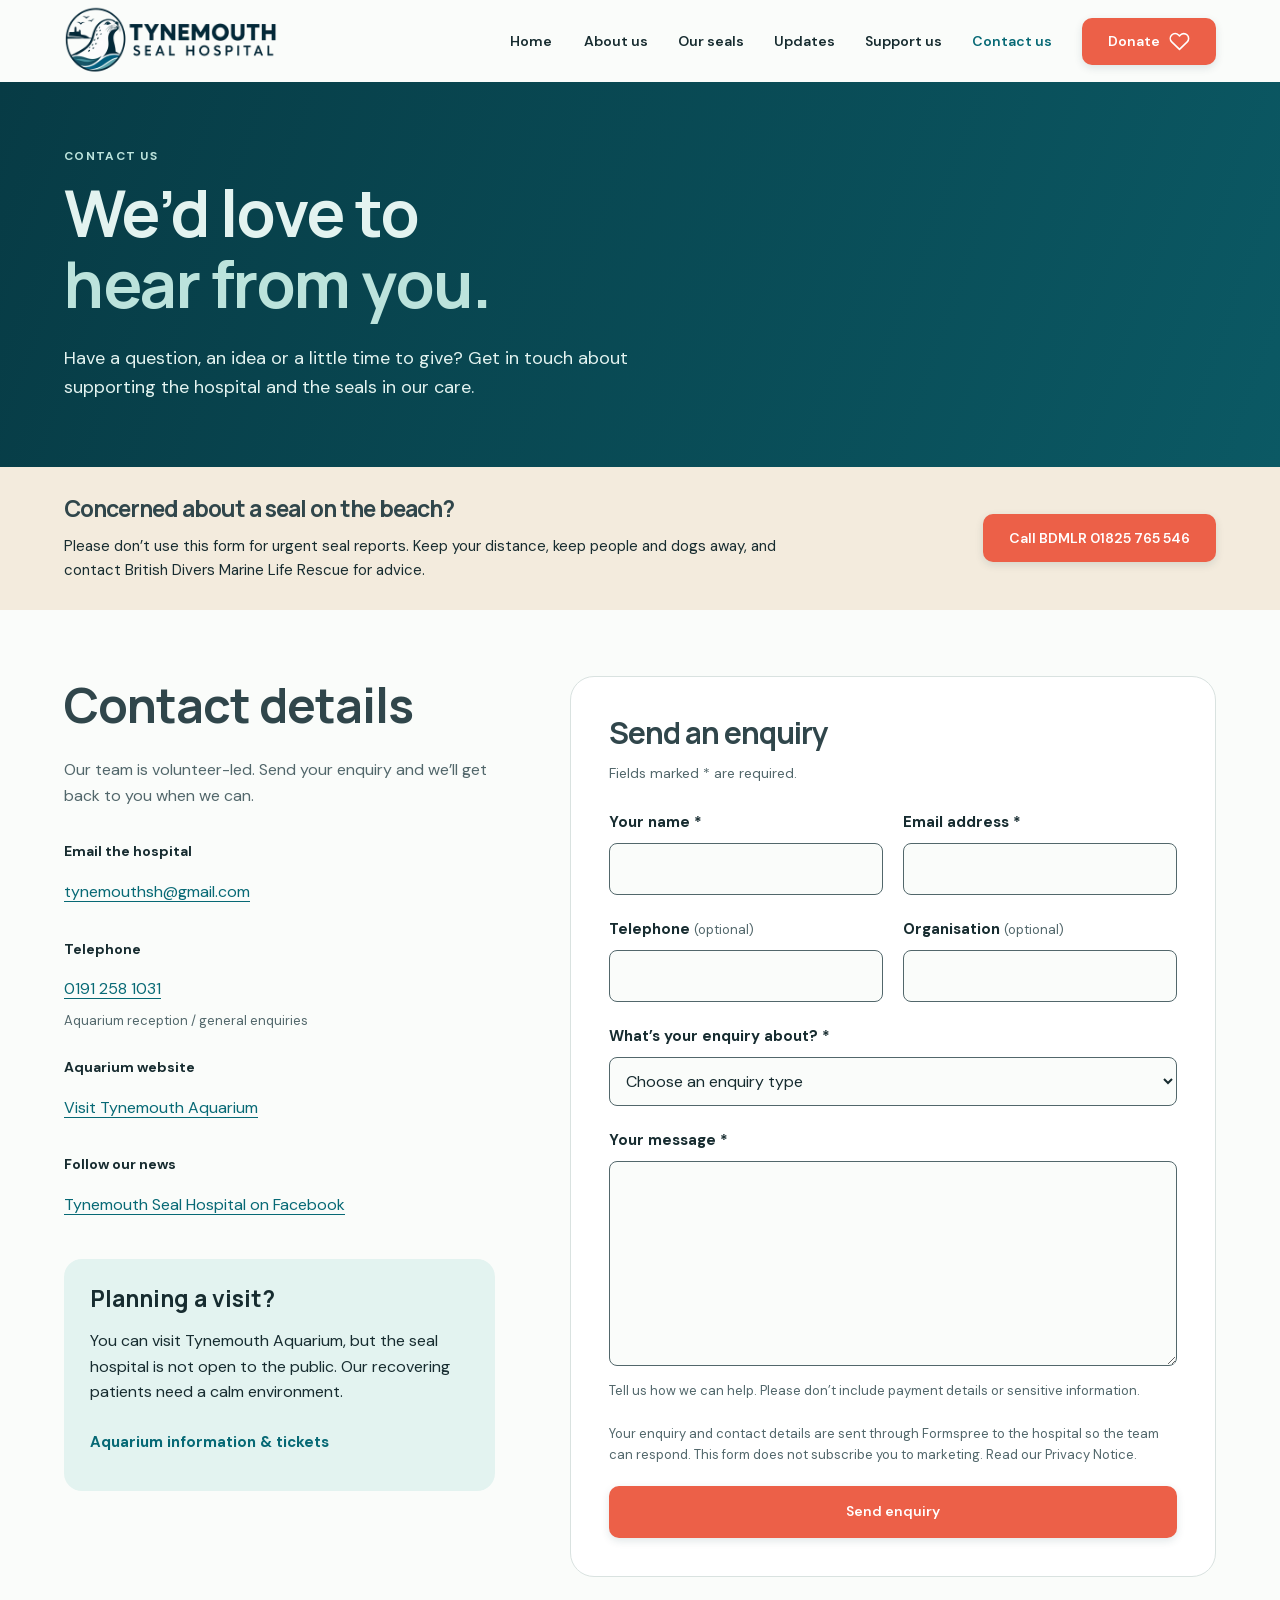
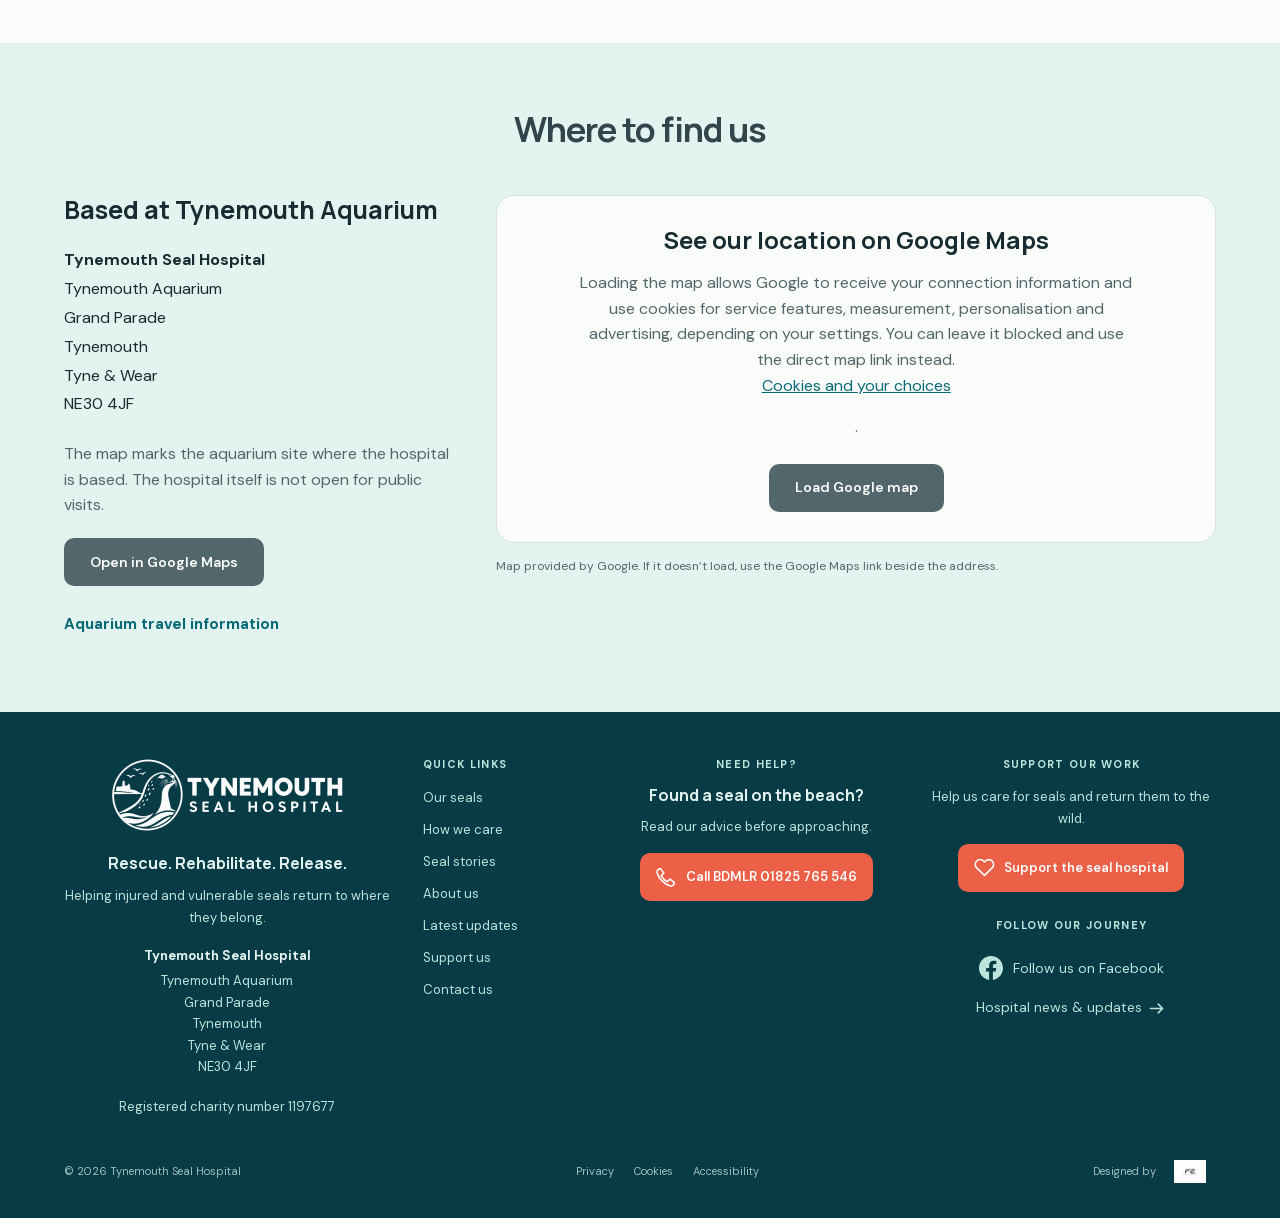
<file: contact.html>
<!doctype html>

<html lang="en-GB" class="no-js">
  <head>
    <meta charset="utf-8" />
    <meta content="width=device-width, initial-scale=1" name="viewport" />
    <meta
      content="Get in touch with Tynemouth Seal Hospital about volunteering, fundraising, donations and general enquiries. Find our contact details and location at Tynemouth Aquarium."
      name="description"
    />
    <meta content="#073B45" name="theme-color" />
    <title>Contact Us | Tynemouth Seal Hospital</title>
    <link href="favicon.ico?v=de065ad5a11a" rel="icon" type="image/x-icon" />
    <link
      href="Images/apple-touch-icon.png?v=dce4ab00bb22"
      rel="apple-touch-icon"
      sizes="180x180"
    />
    <link href="site.webmanifest?v=2ada047489ae" rel="manifest" />
    <meta content="Seal Hospital" name="apple-mobile-web-app-title" />

    <link href="css/style.css?v=b1d029605840" rel="stylesheet" />
    <script defer src="js/content.js?v=d19296276422"></script>
    <script defer src="js/components.js?v=5a2fe5d29cf4"></script>
    <script defer src="js/main.js?v=95a5c53d2962"></script>
    <script defer src="js/contact.js?v=8c3b30f84c87"></script>
    <link href="css/fonts.css?v=2c46659f9159" rel="stylesheet" />
    <meta content="strict-origin-when-cross-origin" name="referrer" />

    <!-- SEO START -->
    <link
      rel="canonical"
      href="https://jamiefleming.github.io/Tynemouth_seal_hospital/contact.html"
    />
    <meta property="og:type" content="website" />
    <meta property="og:site_name" content="Tynemouth Seal Hospital" />
    <meta property="og:title" content="Contact Us | Tynemouth Seal Hospital" />
    <meta
      property="og:description"
      content="Get in touch with Tynemouth Seal Hospital about volunteering, fundraising, donations and general enquiries. Find our contact details and location at Tynemouth Aquarium."
    />
    <meta
      property="og:url"
      content="https://jamiefleming.github.io/Tynemouth_seal_hospital/contact.html"
    />
    <meta
      property="og:image"
      content="https://jamiefleming.github.io/Tynemouth_seal_hospital/Images/icon-512.png"
    />
    <meta property="og:image:alt" content="Tynemouth Seal Hospital seal logo" />
    <meta property="og:image:width" content="512" />
    <meta property="og:image:height" content="512" />
    <meta property="og:image:type" content="image/png" />
    <meta property="og:locale" content="en_GB" />
    <meta name="twitter:card" content="summary" />
    <meta name="twitter:title" content="Contact Us | Tynemouth Seal Hospital" />
    <meta
      name="twitter:description"
      content="Get in touch with Tynemouth Seal Hospital about volunteering, fundraising, donations and general enquiries. Find our contact details and location at Tynemouth Aquarium."
    />
    <meta
      name="twitter:image"
      content="https://jamiefleming.github.io/Tynemouth_seal_hospital/Images/icon-512.png"
    />
    <meta
      name="twitter:image:alt"
      content="Tynemouth Seal Hospital seal logo"
    />
    <meta name="robots" content="index, follow" />
    <script type="application/ld+json">
      {
        "@context": "https://schema.org",
        "@graph": [
          {
            "@type": "Organization",
            "@id": "https://jamiefleming.github.io/Tynemouth_seal_hospital/#organization",
            "name": "Tynemouth Seal Hospital",
            "url": "https://jamiefleming.github.io/Tynemouth_seal_hospital/",
            "logo": {
              "@type": "ImageObject",
              "url": "https://jamiefleming.github.io/Tynemouth_seal_hospital/Images/icon-512.png",
              "width": 512,
              "height": 512
            },
            "description": "A volunteer-led charity helping sick and injured seals recover and return to the wild.",
            "email": "tynemouthsh@gmail.com",
            "telephone": "+441912581031",
            "identifier": {
              "@type": "PropertyValue",
              "propertyID": "Charity Commission registration number",
              "value": "1197677"
            },
            "location": {
              "@type": "Place",
              "name": "Tynemouth Aquarium",
              "address": {
                "@type": "PostalAddress",
                "streetAddress": "Grand Parade",
                "addressLocality": "Tynemouth",
                "addressRegion": "Tyne and Wear",
                "postalCode": "NE30 4JF",
                "addressCountry": "GB"
              }
            },
            "sameAs": [
              "https://www.facebook.com/TynemouthSeal/",
              "https://register-of-charities.charitycommission.gov.uk/en/charity-search/-/charity-details/5191750"
            ]
          },
          {
            "@type": "WebSite",
            "@id": "https://jamiefleming.github.io/Tynemouth_seal_hospital/#website",
            "url": "https://jamiefleming.github.io/Tynemouth_seal_hospital/",
            "name": "Tynemouth Seal Hospital",
            "inLanguage": "en-GB",
            "publisher": {
              "@id": "https://jamiefleming.github.io/Tynemouth_seal_hospital/#organization"
            }
          },
          {
            "@type": "ContactPage",
            "@id": "https://jamiefleming.github.io/Tynemouth_seal_hospital/contact.html#webpage",
            "url": "https://jamiefleming.github.io/Tynemouth_seal_hospital/contact.html",
            "name": "Contact Us | Tynemouth Seal Hospital",
            "description": "Get in touch with Tynemouth Seal Hospital about volunteering, fundraising, donations and general enquiries. Find our contact details and location at Tynemouth Aquarium.",
            "inLanguage": "en-GB",
            "isPartOf": {
              "@id": "https://jamiefleming.github.io/Tynemouth_seal_hospital/#website"
            },
            "about": {
              "@id": "https://jamiefleming.github.io/Tynemouth_seal_hospital/#organization"
            }
          }
        ]
      }
    </script>
    <!-- SEO END -->
  </head>
  <body>
    <svg
      aria-hidden="true"
      class="svg-library"
      xmlns="http://www.w3.org/2000/svg"
    >
      <symbol id="icon-shirt" viewBox="0 0 24 24">
        <path d="m8 3-6 4 3 5 3-2v11h8V10l3 2 3-5-6-4a4 4 0 0 1-8 0Z"></path>
      </symbol>
      <symbol id="icon-heart" viewBox="0 0 24 24">
        <path
          d="M20.8 4.6a5.5 5.5 0 0 0-7.8 0L12 5.7l-1.1-1.1a5.5 5.5 0 0 0-7.8 7.8L12 21l8.8-8.6a5.5 5.5 0 0 0 0-7.8Z"
        ></path>
      </symbol>
      <symbol id="icon-arrow" viewBox="0 0 24 24">
        <path d="M5 12h14m-5-5 5 5-5 5"></path>
      </symbol>
      <symbol id="icon-ring" viewBox="0 0 24 24">
        <circle cx="12" cy="12" r="10"></circle>
        <circle cx="12" cy="12" r="5"></circle>
        <path d="m5 5 3.5 3.5m7 7L19 19M5 19l3.5-3.5m7-7L19 5"></path>
      </symbol>
      <symbol id="icon-home" viewBox="0 0 24 24">
        <path d="m3 10 9-7 9 7v11H3Zm6 11V11h6v10"></path>
      </symbol>
      <symbol id="icon-waves" viewBox="0 0 24 24">
        <path
          d="M2 6c4-4 6 4 10 0s6 4 10 0M2 12c4-4 6 4 10 0s6 4 10 0M2 18c4-4 6 4 10 0s6 4 10 0"
        ></path>
      </symbol>
      <symbol id="icon-pin" viewBox="0 0 24 24">
        <path d="M20 10c0 6-8 12-8 12S4 16 4 10a8 8 0 1 1 16 0Z"></path>
        <circle cx="12" cy="10" r="2.5"></circle>
      </symbol>
      <symbol id="icon-person" viewBox="0 0 24 24">
        <circle cx="12" cy="6" r="3"></circle>
        <path d="M5 21v-5c0-5 14-5 14 0v5M7 12h10"></path>
      </symbol>
      <symbol id="icon-eye" viewBox="0 0 24 24">
        <path d="M1 12s4-8 11-8 11 8 11 8-4 8-11 8S1 12 1 12Z"></path>
        <circle cx="12" cy="12" r="3"></circle>
      </symbol>
      <symbol id="icon-phone" viewBox="0 0 24 24">
        <path
          d="m5 3 4 5-3 3a16 16 0 0 0 7 7l3-3 5 4c-1 7-9 3-14-2S-2 4 5 3Z"
        ></path>
      </symbol>
      <symbol id="icon-box" viewBox="0 0 24 24">
        <path d="m12 2 9 5v10l-9 5-9-5V7Zm0 10 9-5M3 7l9 5v10M7 4l10 6"></path>
      </symbol>
      <symbol id="icon-building" viewBox="0 0 24 24">
        <path d="M4 22V2h16v20ZM8 6v4m8-4v4m-8 4v4m8-4v4"></path>
      </symbol>
      <symbol id="icon-chat" viewBox="0 0 24 24">
        <path d="M21 11a9 9 0 0 1-13 8l-6 3 2-6a9 9 0 1 1 17-5Z"></path>
      </symbol>
      <symbol id="icon-lock" viewBox="0 0 24 24">
        <rect height="12" rx="2" width="14" x="5" y="10"></rect>
        <path d="M8 10V6a4 4 0 0 1 8 0v4"></path>
      </symbol>
    </svg>

    <a class="skip-link" href="#main">Skip to content</a>
    <header class="site-header">
      <div class="container header-inner">
        <a
          aria-label="Tynemouth Seal Hospital home"
          class="brand"
          href="index.html"
          ><img
            alt="Tynemouth Seal Hospital"
            height="724"
            src="Images/optimized/logo.webp"
            width="2172" /></a
        ><button
          aria-controls="navigation"
          aria-expanded="false"
          class="menu-toggle"
          type="button"
        >
          <span class="visually-hidden">Toggle navigation</span
          ><span aria-hidden="true" class="menu-bars"></span>
        </button>
        <nav aria-label="Main navigation" id="navigation">
          <a href="index.html">Home</a><a href="about.html">About us</a
          ><a href="seals.html">Our seals</a><a href="updates.html">Updates</a
          ><a href="support.html">Support us</a
          ><a href="contact.html" aria-current="page">Contact us</a
          ><a class="button button-coral nav-donate" href="support.html#donate"
            >Donate
            <svg aria-hidden="true" class="icon">
              <use href="#icon-heart"></use></svg
          ></a>
        </nav>
      </div>
    </header>

    <main class="contact-page" id="main" tabindex="-1">
      <section class="contact-hero">
        <div class="container">
          <p class="eyebrow">Contact us</p>
          <h1>We’d love to<br /><span>hear from you.</span></h1>
          <p>
            Have a question, an idea or a little time to give? Get in touch
            about supporting the hospital and the seals in our care.
          </p>
        </div>
      </section>
      <section aria-labelledby="urgent-heading" class="contact-urgent">
        <div class="container">
          <div>
            <h2 id="urgent-heading">Concerned about a seal on the beach?</h2>
            <p>
              Please don’t use this form for urgent seal reports. Keep your
              distance, keep people and dogs away, and contact British Divers
              Marine Life Rescue for advice.
            </p>
          </div>
          <a class="button button-coral" href="tel:01825765546"
            >Call BDMLR 01825 765 546</a
          >
        </div>
      </section>
      <section class="section" id="enquiry">
        <div class="container contact-layout">
          <div class="contact-information">
            <h2>Contact details</h2>
            <p>
              Our team is volunteer-led. Send your enquiry and we’ll get back to
              you when we can.
            </p>
            <dl class="contact-methods">
              <dt>Email the hospital</dt>
              <dd>
                <a href="mailto:tynemouthsh@gmail.com">tynemouthsh@gmail.com</a>
              </dd>
              <dt>Telephone</dt>
              <dd>
                <a href="tel:01912581031">0191 258 1031</a
                ><span>Aquarium reception / general enquiries</span>
              </dd>
              <dt>Aquarium website</dt>
              <dd>
                <a
                  href="https://www.tynemouthaquarium.co.uk/"
                  rel="noopener noreferrer"
                  target="_blank"
                  >Visit Tynemouth Aquarium</a
                >
              </dd>
              <dt>Follow our news</dt>
              <dd>
                <a
                  href="https://www.facebook.com/TynemouthSeal/"
                  rel="noopener noreferrer"
                  target="_blank"
                  >Tynemouth Seal Hospital on Facebook</a
                >
              </dd>
            </dl>
            <div class="contact-visit-note">
              <h3>Planning a visit?</h3>
              <p>
                You can visit Tynemouth Aquarium, but the seal hospital is not
                open to the public. Our recovering patients need a calm
                environment.
              </p>
              <a
                class="text-link"
                href="https://www.tynemouthaquarium.co.uk/"
                rel="noopener noreferrer"
                target="_blank"
                >Aquarium information &amp; tickets</a
              >
            </div>
          </div>
          <div class="contact-form-card">
            <h2>Send an enquiry</h2>
            <p>Fields marked <span aria-hidden="true">*</span> are required.</p>
            <form
              action="https://formspree.io/f/mjykgygr"
              id="contact-form"
              method="POST"
            >
              <input
                name="_subject"
                type="hidden"
                value="Tynemouth Seal Hospital website enquiry"
              />
              <div class="contact-fields">
                <div class="form-field">
                  <label for="contact-name"
                    >Your name <span aria-hidden="true">*</span></label
                  ><input
                    autocomplete="name"
                    id="contact-name"
                    maxlength="120"
                    name="name"
                    required
                    type="text"
                  />
                </div>
                <div class="form-field">
                  <label for="contact-email"
                    >Email address <span aria-hidden="true">*</span></label
                  ><input
                    autocomplete="email"
                    id="contact-email"
                    maxlength="254"
                    name="email"
                    required
                    type="email"
                  />
                </div>
                <div class="form-field">
                  <label for="contact-phone"
                    >Telephone <span class="optional">(optional)</span></label
                  ><input
                    autocomplete="tel"
                    id="contact-phone"
                    maxlength="40"
                    name="phone"
                    type="tel"
                  />
                </div>
                <div class="form-field">
                  <label for="contact-organisation"
                    >Organisation
                    <span class="optional">(optional)</span></label
                  ><input
                    autocomplete="organization"
                    id="contact-organisation"
                    maxlength="160"
                    name="organisation"
                    type="text"
                  />
                </div>
              </div>
              <div class="form-field">
                <label for="contact-topic"
                  >What’s your enquiry about?
                  <span aria-hidden="true">*</span></label
                ><select id="contact-topic" name="topic" required>
                  <option value="">Choose an enquiry type</option>
                  <option value="general">General enquiry</option>
                  <option value="fundraising">Fundraising &amp; events</option>
                  <option value="volunteering">Volunteering</option>
                  <option value="donations">Donations &amp; supplies</option>
                  <option value="corporate">
                    Corporate support, equipment &amp; projects
                  </option>
                  <option value="education">Schools &amp; awareness</option>
                  <option value="press">Press &amp; media</option>
                  <option value="other">Something else</option>
                </select>
              </div>
              <div class="form-field">
                <label for="contact-message"
                  >Your message <span aria-hidden="true">*</span></label
                ><textarea
                  aria-describedby="message-help"
                  id="contact-message"
                  maxlength="5000"
                  minlength="10"
                  name="message"
                  required
                  rows="7"
                ></textarea>
                <p class="field-help" id="message-help">
                  Tell us how we can help. Please don’t include payment details
                  or sensitive information.
                </p>
              </div>
              <div aria-hidden="true" class="form-honeypot">
                <label for="contact-company-url">Leave this field empty</label
                ><input
                  autocomplete="off"
                  id="contact-company-url"
                  name="_gotcha"
                  tabindex="-1"
                  type="text"
                />
              </div>
              <p class="form-privacy">
                Your enquiry and contact details are sent through Formspree to
                the hospital so the team can respond. This form does not
                subscribe you to marketing. Read our
                <a href="privacy.html">Privacy Notice</a>.
              </p>
              <button
                class="button button-coral"
                id="contact-submit"
                type="submit"
              >
                Send enquiry
              </button>
              <p
                aria-live="polite"
                class="contact-status"
                id="contact-status"
                role="status"
                tabindex="-1"
              ></p>
              <noscript
                ><p>
                  You’ll be taken to Formspree to complete your submission.
                </p></noscript
              >
            </form>
          </div>
        </div>
      </section>
      <section class="section contact-location" id="location">
        <div class="container">
          <div class="section-heading">
            <h2>Where to find us</h2>
          </div>
          <div class="location-grid">
            <div class="location-address">
              <h3>Based at Tynemouth Aquarium</h3>
              <address>
                <strong>Tynemouth Seal Hospital</strong><br />Tynemouth
                Aquarium<br />Grand Parade<br />Tynemouth<br />Tyne &amp;
                Wear<br />NE30 4JF
              </address>
              <p>
                The map marks the aquarium site where the hospital is based. The
                hospital itself is not open for public visits.
              </p>
              <a
                class="button button-slate"
                href="https://www.google.com/maps/search/?api=1&amp;query=Tynemouth+Aquarium+Grand+Parade+NE30+4JF"
                rel="noopener noreferrer"
                target="_blank"
                >Open in Google Maps</a
              ><a
                class="text-link"
                href="https://www.tynemouthaquarium.co.uk/visitor-info/getting-here/"
                rel="noopener noreferrer"
                target="_blank"
                >Aquarium travel information</a
              >
            </div>
            <div class="location-map">
              <div class="embed-placeholder" id="map-placeholder">
                <h3>See our location on Google Maps</h3>
                <p>
                  Loading the map allows Google to receive your connection
                  information and use cookies for service features, measurement,
                  personalisation and advertising, depending on your settings.
                  You can leave it blocked and use the direct map link instead.
                  <a href="cookies.html">Cookies and your choices</a>.
                </p>
                <button class="button button-slate" id="load-map" type="button">
                  Load Google map
                </button>
              </div>
              <iframe
                allowfullscreen
                data-src="https://maps.google.com/maps?q=Tynemouth%20Aquarium%2C%20Grand%20Parade%2C%20NE30%204JF&amp;z=16&amp;output=embed"
                height="480"
                hidden
                id="hospital-map"
                loading="lazy"
                referrerpolicy="no-referrer-when-downgrade"
                title="Google map showing Tynemouth Aquarium, the location of Tynemouth Seal Hospital"
                width="800"
              ></iframe>
              <p class="map-note">
                Map provided by Google. If it doesn’t load, use the Google Maps
                link beside the address.
              </p>
            </div>
          </div>
        </div>
      </section>
    </main>
    <footer class="site-footer" id="contact">
      <div class="container">
        <div class="footer-grid">
          <div class="footer-about">
            <img
              alt="Tynemouth Seal Hospital"
              height="80"
              loading="lazy"
              src="Images/optimized/logo_white.webp"
              width="240"
            />
            <h3>Rescue. Rehabilitate. Release.</h3>
            <p>
              Helping injured and vulnerable seals return to where they belong.
            </p>
            <address>
              <strong>Tynemouth Seal Hospital</strong><br />Tynemouth
              Aquarium<br />Grand Parade<br />Tynemouth<br />Tyne &amp; Wear<br />NE30
              4JF
            </address>
            <p class="footer-charity">
              <a
                href="https://register-of-charities.charitycommission.gov.uk/en/charity-search/-/charity-details/5191750"
                rel="noopener noreferrer"
                target="_blank"
                >Registered charity number 1197677</a
              >
            </p>
          </div>
          <nav aria-label="Footer navigation">
            <p class="eyebrow">Quick links</p>
            <a href="seals.html#patients">Our seals</a
            ><a href="about.html#our-care">How we care</a
            ><a href="seals.html#releases">Seal stories</a
            ><a href="about.html">About us</a
            ><a href="updates.html">Latest updates</a
            ><a href="support.html">Support us</a>
            <a href="contact.html">Contact us</a>
          </nav>
          <div>
            <p class="eyebrow">Need help?</p>
            <h3>Found a seal on the beach?</h3>
            <p>
              Read our <a href="index.html#found-a-seal">advice</a> before
              approaching.
            </p>
            <a class="button button-coral" href="tel:01825765546"
              ><svg aria-hidden="true" class="icon">
                <use href="#icon-phone"></use>
              </svg>
              Call BDMLR 01825 765 546</a
            >
          </div>
          <div>
            <p class="eyebrow">Support our work</p>
            <p>Help us care for seals and return them to the wild.</p>
            <a class="button button-coral" href="support.html#donate"
              ><svg aria-hidden="true" class="icon">
                <use href="#icon-heart"></use>
              </svg>
              Support the seal hospital</a
            >
            <p class="eyebrow follow-title">Follow our journey</p>
            <a
              class="footer-facebook"
              href="https://www.facebook.com/TynemouthSeal/"
              target="_blank"
              rel="noopener noreferrer"
              aria-label="Tynemouth Seal Hospital on Facebook (opens in a new tab)"
            >
              <svg
                class="icon"
                viewBox="0 0 24 24"
                aria-hidden="true"
                focusable="false"
              >
                <path
                  fill="currentColor"
                  stroke="none"
                  d="M24 12.073C24 5.405 18.627 0 12 0S0 5.405 0 12.073c0 6.026 4.388 11.021 10.125 11.927v-8.437H7.078v-3.49h3.047V9.413c0-3.025 1.792-4.697 4.533-4.697 1.312 0 2.686.236 2.686.236v2.971h-1.513c-1.491 0-1.956.931-1.956 1.887v2.263h3.328l-.532 3.49h-2.796V24C19.612 23.094 24 18.099 24 12.073Z"
                />
              </svg>
              Follow us on Facebook
            </a>
            <a href="updates.html"
              >Hospital news &amp; updates
              <svg aria-hidden="true" class="icon">
                <use href="#icon-arrow"></use></svg
            ></a>
          </div>
        </div>
        <div class="footer-bottom">
          <p>© <span id="year">2026</span> Tynemouth Seal Hospital</p>
          <div>
            <a href="privacy.html">Privacy</a><a href="cookies.html">Cookies</a
            ><button data-policy="accessibility" type="button">
              Accessibility
            </button>
          </div>
          <p class="credit">
            Designed by
            <a
              href="https://www.festudios.co.uk"
              aria-label="FE Studios website"
            >
              <img
                alt="FE Studios"
                height="887"
                loading="lazy"
                src="Images/optimized/fe_studios_logo.webp"
                width="1774"
              />
            </a>
          </p>
        </div>
      </div>
    </footer>

    <dialog aria-labelledby="dialog-title" id="detail-dialog">
      <button aria-label="Close dialog" class="dialog-close" type="button">
        ×
      </button>
      <p class="eyebrow">Tynemouth Seal Hospital</p>
      <h2 id="dialog-title">More information</h2>
      <div id="dialog-content"></div>
      <button class="button button-slate dialog-done" type="button">
        Close
      </button>
    </dialog>
  </body>
</html>
</file>
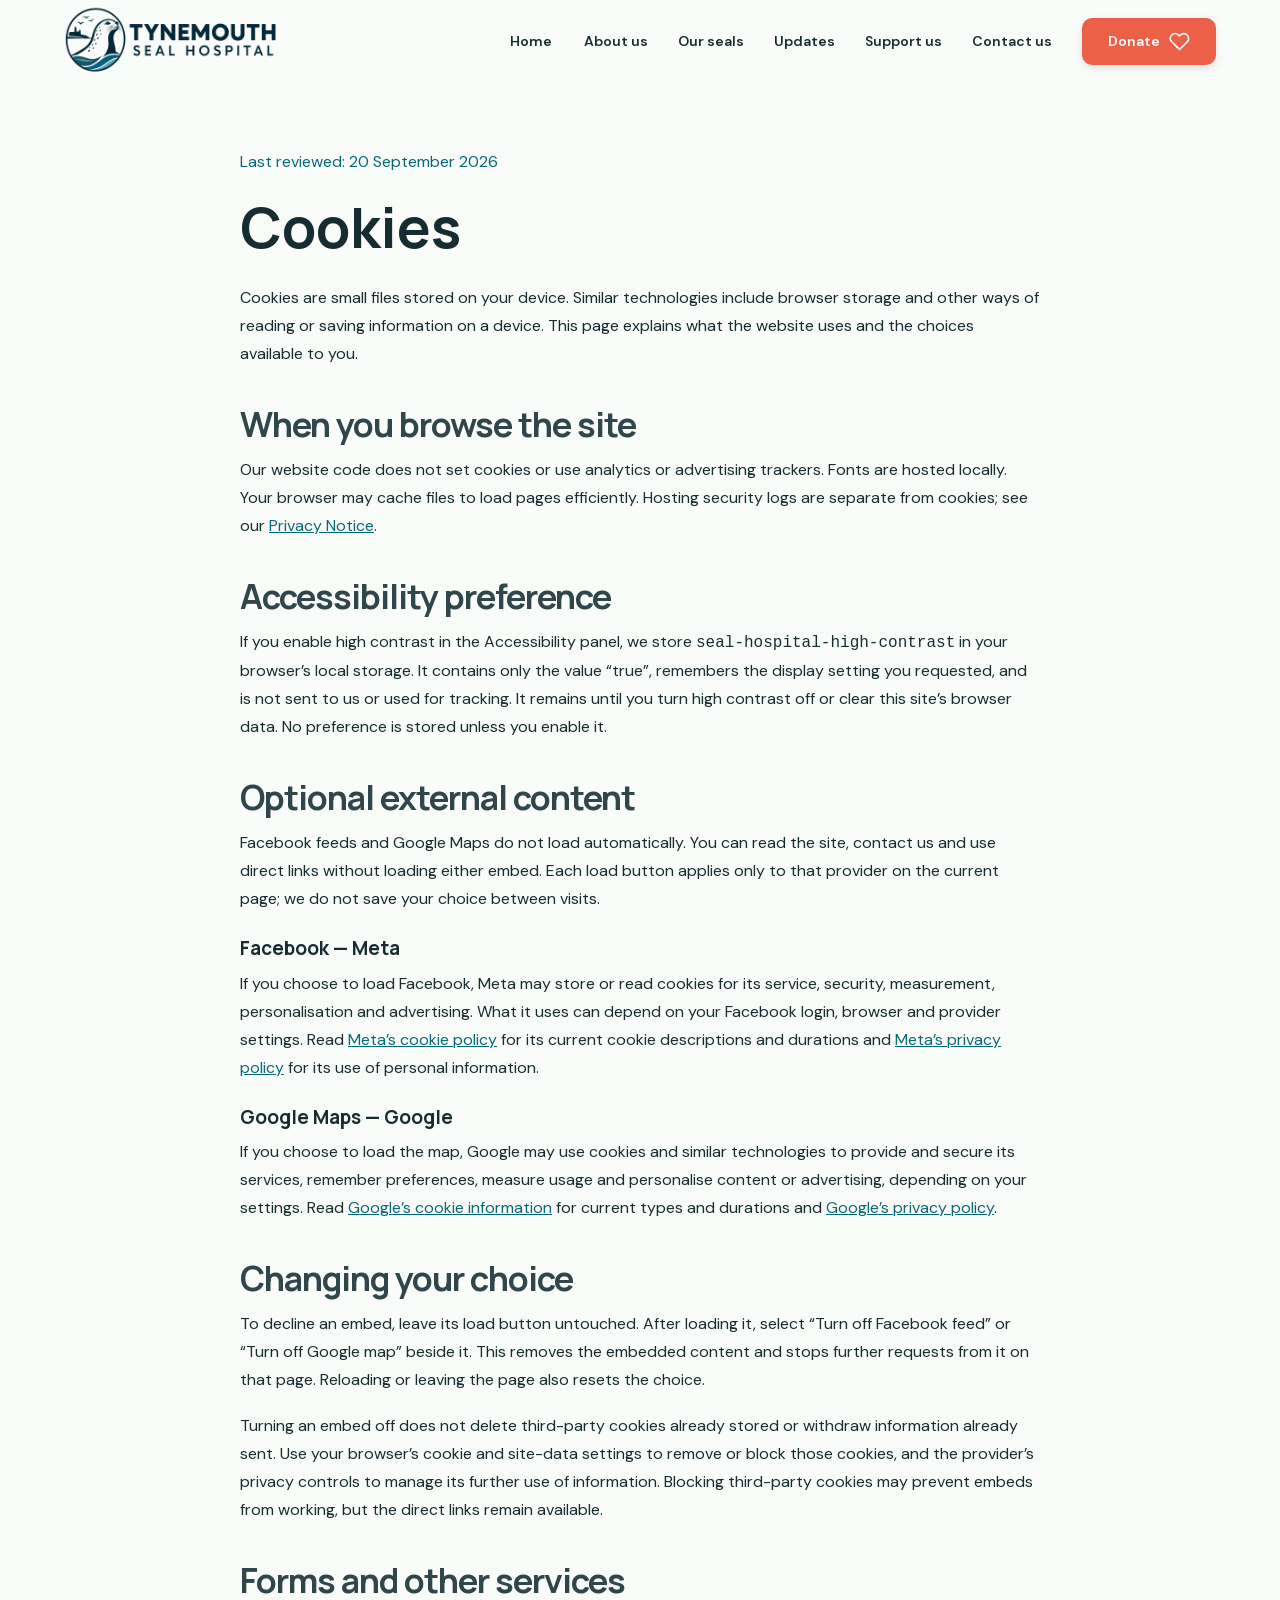
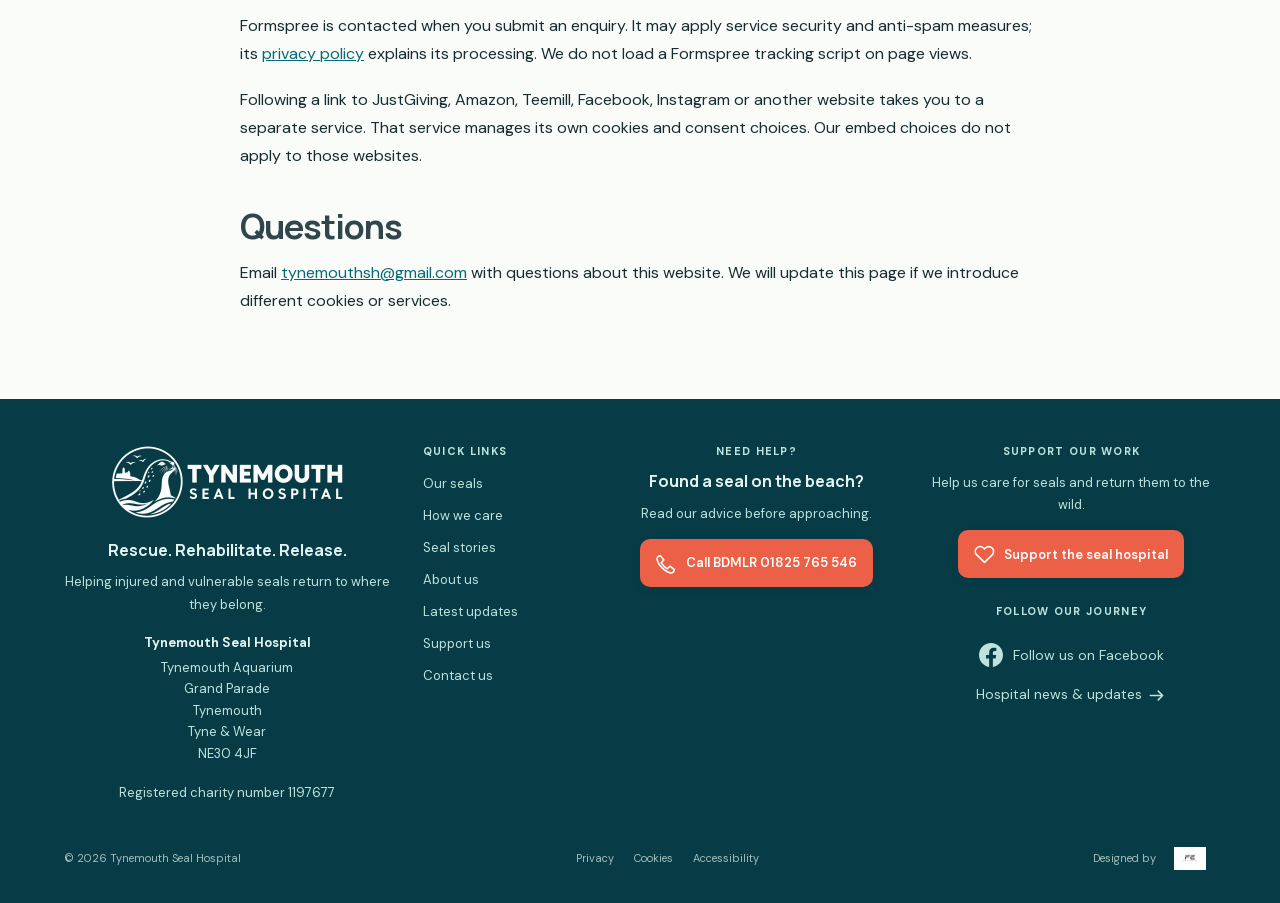
<file: cookies.html>
<!doctype html>

<html lang="en-GB" class="no-js">
  <head>
    <meta charset="utf-8" />
    <meta content="width=device-width, initial-scale=1" name="viewport" />
    <meta
      name="description"
      content="How cookies and optional Facebook and Google Maps content work on the Tynemouth Seal Hospital website."
    />
    <meta content="#073B45" name="theme-color" />
    <title>Cookies | Tynemouth Seal Hospital</title>
    <link href="favicon.ico?v=de065ad5a11a" rel="icon" type="image/x-icon" />
    <link
      href="Images/apple-touch-icon.png?v=dce4ab00bb22"
      rel="apple-touch-icon"
      sizes="180x180"
    />
    <link href="site.webmanifest?v=2ada047489ae" rel="manifest" />
    <meta content="Seal Hospital" name="apple-mobile-web-app-title" />

    <link href="css/style.css?v=b1d029605840" rel="stylesheet" />
    <script defer src="js/content.js?v=d19296276422"></script>
    <script defer src="js/components.js?v=5a2fe5d29cf4"></script>
    <script defer src="js/main.js?v=95a5c53d2962"></script>
    <link href="css/fonts.css?v=2c46659f9159" rel="stylesheet" />
    <meta content="strict-origin-when-cross-origin" name="referrer" />

    <!-- SEO START -->
    <link
      rel="canonical"
      href="https://jamiefleming.github.io/Tynemouth_seal_hospital/cookies.html"
    />
    <meta property="og:type" content="website" />
    <meta property="og:site_name" content="Tynemouth Seal Hospital" />
    <meta property="og:title" content="Cookies | Tynemouth Seal Hospital" />
    <meta
      property="og:description"
      content="How cookies and optional Facebook and Google Maps content work on the Tynemouth Seal Hospital website."
    />
    <meta
      property="og:url"
      content="https://jamiefleming.github.io/Tynemouth_seal_hospital/cookies.html"
    />
    <meta
      property="og:image"
      content="https://jamiefleming.github.io/Tynemouth_seal_hospital/Images/icon-512.png"
    />
    <meta property="og:image:alt" content="Tynemouth Seal Hospital seal logo" />
    <meta property="og:image:width" content="512" />
    <meta property="og:image:height" content="512" />
    <meta property="og:image:type" content="image/png" />
    <meta property="og:locale" content="en_GB" />
    <meta name="twitter:card" content="summary" />
    <meta name="twitter:title" content="Cookies | Tynemouth Seal Hospital" />
    <meta
      name="twitter:description"
      content="How cookies and optional Facebook and Google Maps content work on the Tynemouth Seal Hospital website."
    />
    <meta
      name="twitter:image"
      content="https://jamiefleming.github.io/Tynemouth_seal_hospital/Images/icon-512.png"
    />
    <meta
      name="twitter:image:alt"
      content="Tynemouth Seal Hospital seal logo"
    />
    <meta name="robots" content="index, follow" />
    <script type="application/ld+json">
      {
        "@context": "https://schema.org",
        "@graph": [
          {
            "@type": "Organization",
            "@id": "https://jamiefleming.github.io/Tynemouth_seal_hospital/#organization",
            "name": "Tynemouth Seal Hospital",
            "url": "https://jamiefleming.github.io/Tynemouth_seal_hospital/",
            "logo": {
              "@type": "ImageObject",
              "url": "https://jamiefleming.github.io/Tynemouth_seal_hospital/Images/icon-512.png",
              "width": 512,
              "height": 512
            },
            "description": "A volunteer-led charity helping sick and injured seals recover and return to the wild.",
            "email": "tynemouthsh@gmail.com",
            "telephone": "+441912581031",
            "identifier": {
              "@type": "PropertyValue",
              "propertyID": "Charity Commission registration number",
              "value": "1197677"
            },
            "location": {
              "@type": "Place",
              "name": "Tynemouth Aquarium",
              "address": {
                "@type": "PostalAddress",
                "streetAddress": "Grand Parade",
                "addressLocality": "Tynemouth",
                "addressRegion": "Tyne and Wear",
                "postalCode": "NE30 4JF",
                "addressCountry": "GB"
              }
            },
            "sameAs": [
              "https://www.facebook.com/TynemouthSeal/",
              "https://register-of-charities.charitycommission.gov.uk/en/charity-search/-/charity-details/5191750"
            ]
          },
          {
            "@type": "WebSite",
            "@id": "https://jamiefleming.github.io/Tynemouth_seal_hospital/#website",
            "url": "https://jamiefleming.github.io/Tynemouth_seal_hospital/",
            "name": "Tynemouth Seal Hospital",
            "inLanguage": "en-GB",
            "publisher": {
              "@id": "https://jamiefleming.github.io/Tynemouth_seal_hospital/#organization"
            }
          },
          {
            "@type": "WebPage",
            "@id": "https://jamiefleming.github.io/Tynemouth_seal_hospital/cookies.html#webpage",
            "url": "https://jamiefleming.github.io/Tynemouth_seal_hospital/cookies.html",
            "name": "Cookies | Tynemouth Seal Hospital",
            "description": "How cookies and optional Facebook and Google Maps content work on the Tynemouth Seal Hospital website.",
            "inLanguage": "en-GB",
            "isPartOf": {
              "@id": "https://jamiefleming.github.io/Tynemouth_seal_hospital/#website"
            },
            "about": {
              "@id": "https://jamiefleming.github.io/Tynemouth_seal_hospital/#organization"
            }
          }
        ]
      }
    </script>
    <!-- SEO END -->
  </head>
  <body>
    <svg
      aria-hidden="true"
      class="svg-library"
      xmlns="http://www.w3.org/2000/svg"
    >
      <symbol id="icon-shirt" viewBox="0 0 24 24">
        <path d="m8 3-6 4 3 5 3-2v11h8V10l3 2 3-5-6-4a4 4 0 0 1-8 0Z"></path>
      </symbol>
      <symbol id="icon-heart" viewBox="0 0 24 24">
        <path
          d="M20.8 4.6a5.5 5.5 0 0 0-7.8 0L12 5.7l-1.1-1.1a5.5 5.5 0 0 0-7.8 7.8L12 21l8.8-8.6a5.5 5.5 0 0 0 0-7.8Z"
        ></path>
      </symbol>
      <symbol id="icon-arrow" viewBox="0 0 24 24">
        <path d="M5 12h14m-5-5 5 5-5 5"></path>
      </symbol>
      <symbol id="icon-ring" viewBox="0 0 24 24">
        <circle cx="12" cy="12" r="10"></circle>
        <circle cx="12" cy="12" r="5"></circle>
        <path d="m5 5 3.5 3.5m7 7L19 19M5 19l3.5-3.5m7-7L19 5"></path>
      </symbol>
      <symbol id="icon-home" viewBox="0 0 24 24">
        <path d="m3 10 9-7 9 7v11H3Zm6 11V11h6v10"></path>
      </symbol>
      <symbol id="icon-waves" viewBox="0 0 24 24">
        <path
          d="M2 6c4-4 6 4 10 0s6 4 10 0M2 12c4-4 6 4 10 0s6 4 10 0M2 18c4-4 6 4 10 0s6 4 10 0"
        ></path>
      </symbol>
      <symbol id="icon-pin" viewBox="0 0 24 24">
        <path d="M20 10c0 6-8 12-8 12S4 16 4 10a8 8 0 1 1 16 0Z"></path>
        <circle cx="12" cy="10" r="2.5"></circle>
      </symbol>
      <symbol id="icon-person" viewBox="0 0 24 24">
        <circle cx="12" cy="6" r="3"></circle>
        <path d="M5 21v-5c0-5 14-5 14 0v5M7 12h10"></path>
      </symbol>
      <symbol id="icon-eye" viewBox="0 0 24 24">
        <path d="M1 12s4-8 11-8 11 8 11 8-4 8-11 8S1 12 1 12Z"></path>
        <circle cx="12" cy="12" r="3"></circle>
      </symbol>
      <symbol id="icon-phone" viewBox="0 0 24 24">
        <path
          d="m5 3 4 5-3 3a16 16 0 0 0 7 7l3-3 5 4c-1 7-9 3-14-2S-2 4 5 3Z"
        ></path>
      </symbol>
      <symbol id="icon-box" viewBox="0 0 24 24">
        <path d="m12 2 9 5v10l-9 5-9-5V7Zm0 10 9-5M3 7l9 5v10M7 4l10 6"></path>
      </symbol>
      <symbol id="icon-building" viewBox="0 0 24 24">
        <path d="M4 22V2h16v20ZM8 6v4m8-4v4m-8 4v4m8-4v4"></path>
      </symbol>
      <symbol id="icon-chat" viewBox="0 0 24 24">
        <path d="M21 11a9 9 0 0 1-13 8l-6 3 2-6a9 9 0 1 1 17-5Z"></path>
      </symbol>
      <symbol id="icon-lock" viewBox="0 0 24 24">
        <rect height="12" rx="2" width="14" x="5" y="10"></rect>
        <path d="M8 10V6a4 4 0 0 1 8 0v4"></path>
      </symbol>
    </svg>

    <a class="skip-link" href="#main">Skip to content</a>
    <header class="site-header">
      <div class="container header-inner">
        <a
          aria-label="Tynemouth Seal Hospital home"
          class="brand"
          href="index.html"
          ><img
            alt="Tynemouth Seal Hospital"
            height="724"
            src="Images/optimized/logo.webp"
            width="2172" /></a
        ><button
          aria-controls="navigation"
          aria-expanded="false"
          class="menu-toggle"
          type="button"
        >
          <span class="visually-hidden">Toggle navigation</span
          ><span aria-hidden="true" class="menu-bars"></span>
        </button>
        <nav aria-label="Main navigation" id="navigation">
          <a href="index.html">Home</a><a href="about.html">About us</a
          ><a href="seals.html">Our seals</a><a href="updates.html">Updates</a
          ><a href="support.html">Support us</a
          ><a href="contact.html">Contact us</a
          ><a class="button button-coral nav-donate" href="support.html#donate"
            >Donate
            <svg aria-hidden="true" class="icon">
              <use href="#icon-heart"></use></svg
          ></a>
        </nav>
      </div>
    </header>

    <main id="main" tabindex="-1" class="section">
      <article class="container policy-content">
        <p class="policy-date">
          Last reviewed: <time datetime="2026-09-20">20 September 2026</time>
        </p>
        <h1>Cookies</h1>
        <p>
          Cookies are small files stored on your device. Similar technologies
          include browser storage and other ways of reading or saving
          information on a device. This page explains what the website uses and
          the choices available to you.
        </p>
        <h2>When you browse the site</h2>
        <p>
          Our website code does not set cookies or use analytics or advertising
          trackers. Fonts are hosted locally. Your browser may cache files to
          load pages efficiently. Hosting security logs are separate from
          cookies; see our
          <a href="privacy.html">Privacy Notice</a>.
        </p>
        <h2>Accessibility preference</h2>
        <p>
          If you enable high contrast in the Accessibility panel, we store
          <code>seal-hospital-high-contrast</code> in your browser’s local
          storage. It contains only the value “true”, remembers the display
          setting you requested, and is not sent to us or used for tracking. It
          remains until you turn high contrast off or clear this site’s browser
          data. No preference is stored unless you enable it.
        </p>
        <h2>Optional external content</h2>
        <p>
          Facebook feeds and Google Maps do not load automatically. You can read
          the site, contact us and use direct links without loading either
          embed. Each load button applies only to that provider on the current
          page; we do not save your choice between visits.
        </p>
        <h3>Facebook — Meta</h3>
        <p>
          If you choose to load Facebook, Meta may store or read cookies for its
          service, security, measurement, personalisation and advertising. What
          it uses can depend on your Facebook login, browser and provider
          settings. Read
          <a href="https://www.facebook.com/privacy/policies/cookies/"
            >Meta’s cookie policy</a
          >
          for its current cookie descriptions and durations and
          <a href="https://www.facebook.com/privacy/policy/"
            >Meta’s privacy policy</a
          >
          for its use of personal information.
        </p>
        <h3>Google Maps — Google</h3>
        <p>
          If you choose to load the map, Google may use cookies and similar
          technologies to provide and secure its services, remember preferences,
          measure usage and personalise content or advertising, depending on
          your settings. Read
          <a href="https://policies.google.com/technologies/cookies"
            >Google’s cookie information</a
          >
          for current types and durations and
          <a href="https://policies.google.com/privacy"
            >Google’s privacy policy</a
          >.
        </p>
        <h2>Changing your choice</h2>
        <p>
          To decline an embed, leave its load button untouched. After loading
          it, select “Turn off Facebook feed” or “Turn off Google map” beside
          it. This removes the embedded content and stops further requests from
          it on that page. Reloading or leaving the page also resets the choice.
        </p>
        <p>
          Turning an embed off does not delete third-party cookies already
          stored or withdraw information already sent. Use your browser’s cookie
          and site-data settings to remove or block those cookies, and the
          provider’s privacy controls to manage its further use of information.
          Blocking third-party cookies may prevent embeds from working, but the
          direct links remain available.
        </p>
        <h2>Forms and other services</h2>
        <p>
          Formspree is contacted when you submit an enquiry. It may apply
          service security and anti-spam measures; its
          <a href="https://formspree.io/legal/privacy-policy/"
            >privacy policy</a
          >
          explains its processing. We do not load a Formspree tracking script on
          page views.
        </p>
        <p>
          Following a link to JustGiving, Amazon, Teemill, Facebook, Instagram
          or another website takes you to a separate service. That service
          manages its own cookies and consent choices. Our embed choices do not
          apply to those websites.
        </p>
        <h2>Questions</h2>
        <p>
          Email
          <a href="mailto:tynemouthsh@gmail.com">tynemouthsh@gmail.com</a> with
          questions about this website. We will update this page if we introduce
          different cookies or services.
        </p>
      </article>
    </main>
    <footer class="site-footer" id="contact">
      <div class="container">
        <div class="footer-grid">
          <div class="footer-about">
            <img
              alt="Tynemouth Seal Hospital"
              height="80"
              loading="lazy"
              src="Images/optimized/logo_white.webp"
              width="240"
            />
            <h3>Rescue. Rehabilitate. Release.</h3>
            <p>
              Helping injured and vulnerable seals return to where they belong.
            </p>
            <address>
              <strong>Tynemouth Seal Hospital</strong><br />Tynemouth
              Aquarium<br />Grand Parade<br />Tynemouth<br />Tyne &amp; Wear<br />NE30
              4JF
            </address>
            <p class="footer-charity">
              <a
                href="https://register-of-charities.charitycommission.gov.uk/en/charity-search/-/charity-details/5191750"
                rel="noopener noreferrer"
                target="_blank"
                >Registered charity number 1197677</a
              >
            </p>
          </div>
          <nav aria-label="Footer navigation">
            <p class="eyebrow">Quick links</p>
            <a href="seals.html#patients">Our seals</a
            ><a href="about.html#our-care">How we care</a
            ><a href="seals.html#releases">Seal stories</a
            ><a href="about.html">About us</a
            ><a href="updates.html">Latest updates</a
            ><a href="support.html">Support us</a>
            <a href="contact.html">Contact us</a>
          </nav>
          <div>
            <p class="eyebrow">Need help?</p>
            <h3>Found a seal on the beach?</h3>
            <p>
              Read our <a href="index.html#found-a-seal">advice</a> before
              approaching.
            </p>
            <a class="button button-coral" href="tel:01825765546"
              ><svg aria-hidden="true" class="icon">
                <use href="#icon-phone"></use>
              </svg>
              Call BDMLR 01825 765 546</a
            >
          </div>
          <div>
            <p class="eyebrow">Support our work</p>
            <p>Help us care for seals and return them to the wild.</p>
            <a class="button button-coral" href="support.html#donate"
              ><svg aria-hidden="true" class="icon">
                <use href="#icon-heart"></use>
              </svg>
              Support the seal hospital</a
            >
            <p class="eyebrow follow-title">Follow our journey</p>
            <a
              class="footer-facebook"
              href="https://www.facebook.com/TynemouthSeal/"
              target="_blank"
              rel="noopener noreferrer"
              aria-label="Tynemouth Seal Hospital on Facebook (opens in a new tab)"
            >
              <svg
                class="icon"
                viewBox="0 0 24 24"
                aria-hidden="true"
                focusable="false"
              >
                <path
                  fill="currentColor"
                  stroke="none"
                  d="M24 12.073C24 5.405 18.627 0 12 0S0 5.405 0 12.073c0 6.026 4.388 11.021 10.125 11.927v-8.437H7.078v-3.49h3.047V9.413c0-3.025 1.792-4.697 4.533-4.697 1.312 0 2.686.236 2.686.236v2.971h-1.513c-1.491 0-1.956.931-1.956 1.887v2.263h3.328l-.532 3.49h-2.796V24C19.612 23.094 24 18.099 24 12.073Z"
                />
              </svg>
              Follow us on Facebook
            </a>
            <a href="updates.html"
              >Hospital news &amp; updates
              <svg aria-hidden="true" class="icon">
                <use href="#icon-arrow"></use></svg
            ></a>
          </div>
        </div>
        <div class="footer-bottom">
          <p>© <span id="year">2026</span> Tynemouth Seal Hospital</p>
          <div>
            <a href="privacy.html">Privacy</a><a href="cookies.html">Cookies</a
            ><button data-policy="accessibility" type="button">
              Accessibility
            </button>
          </div>
          <p class="credit">
            Designed by
            <a
              href="https://www.festudios.co.uk"
              aria-label="FE Studios website"
            >
              <img
                alt="FE Studios"
                height="887"
                loading="lazy"
                src="Images/optimized/fe_studios_logo.webp"
                width="1774"
              />
            </a>
          </p>
        </div>
      </div>
    </footer>

    <dialog aria-labelledby="dialog-title" id="detail-dialog">
      <button aria-label="Close dialog" class="dialog-close" type="button">
        ×
      </button>
      <p class="eyebrow">Tynemouth Seal Hospital</p>
      <h2 id="dialog-title">More information</h2>
      <div id="dialog-content"></div>
      <button class="button button-slate dialog-done" type="button">
        Close
      </button>
    </dialog>
  </body>
</html>
</file>
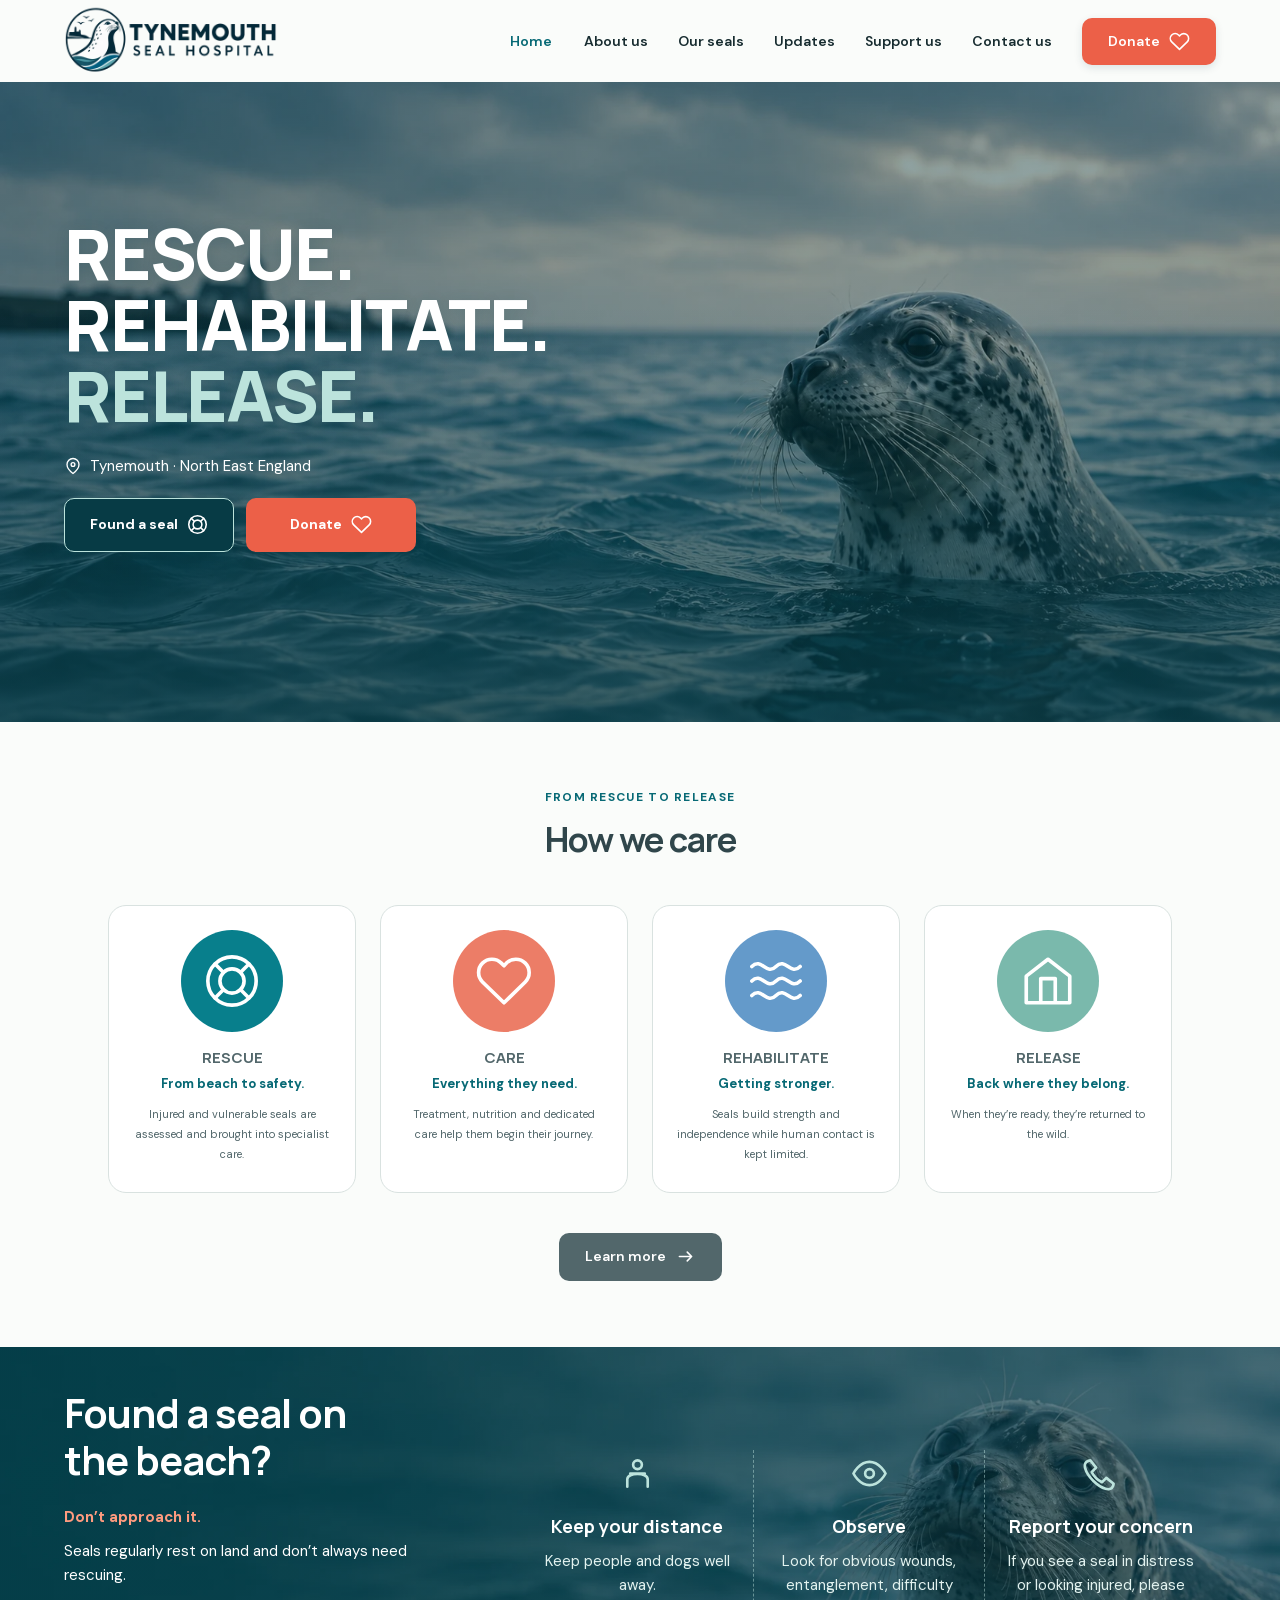
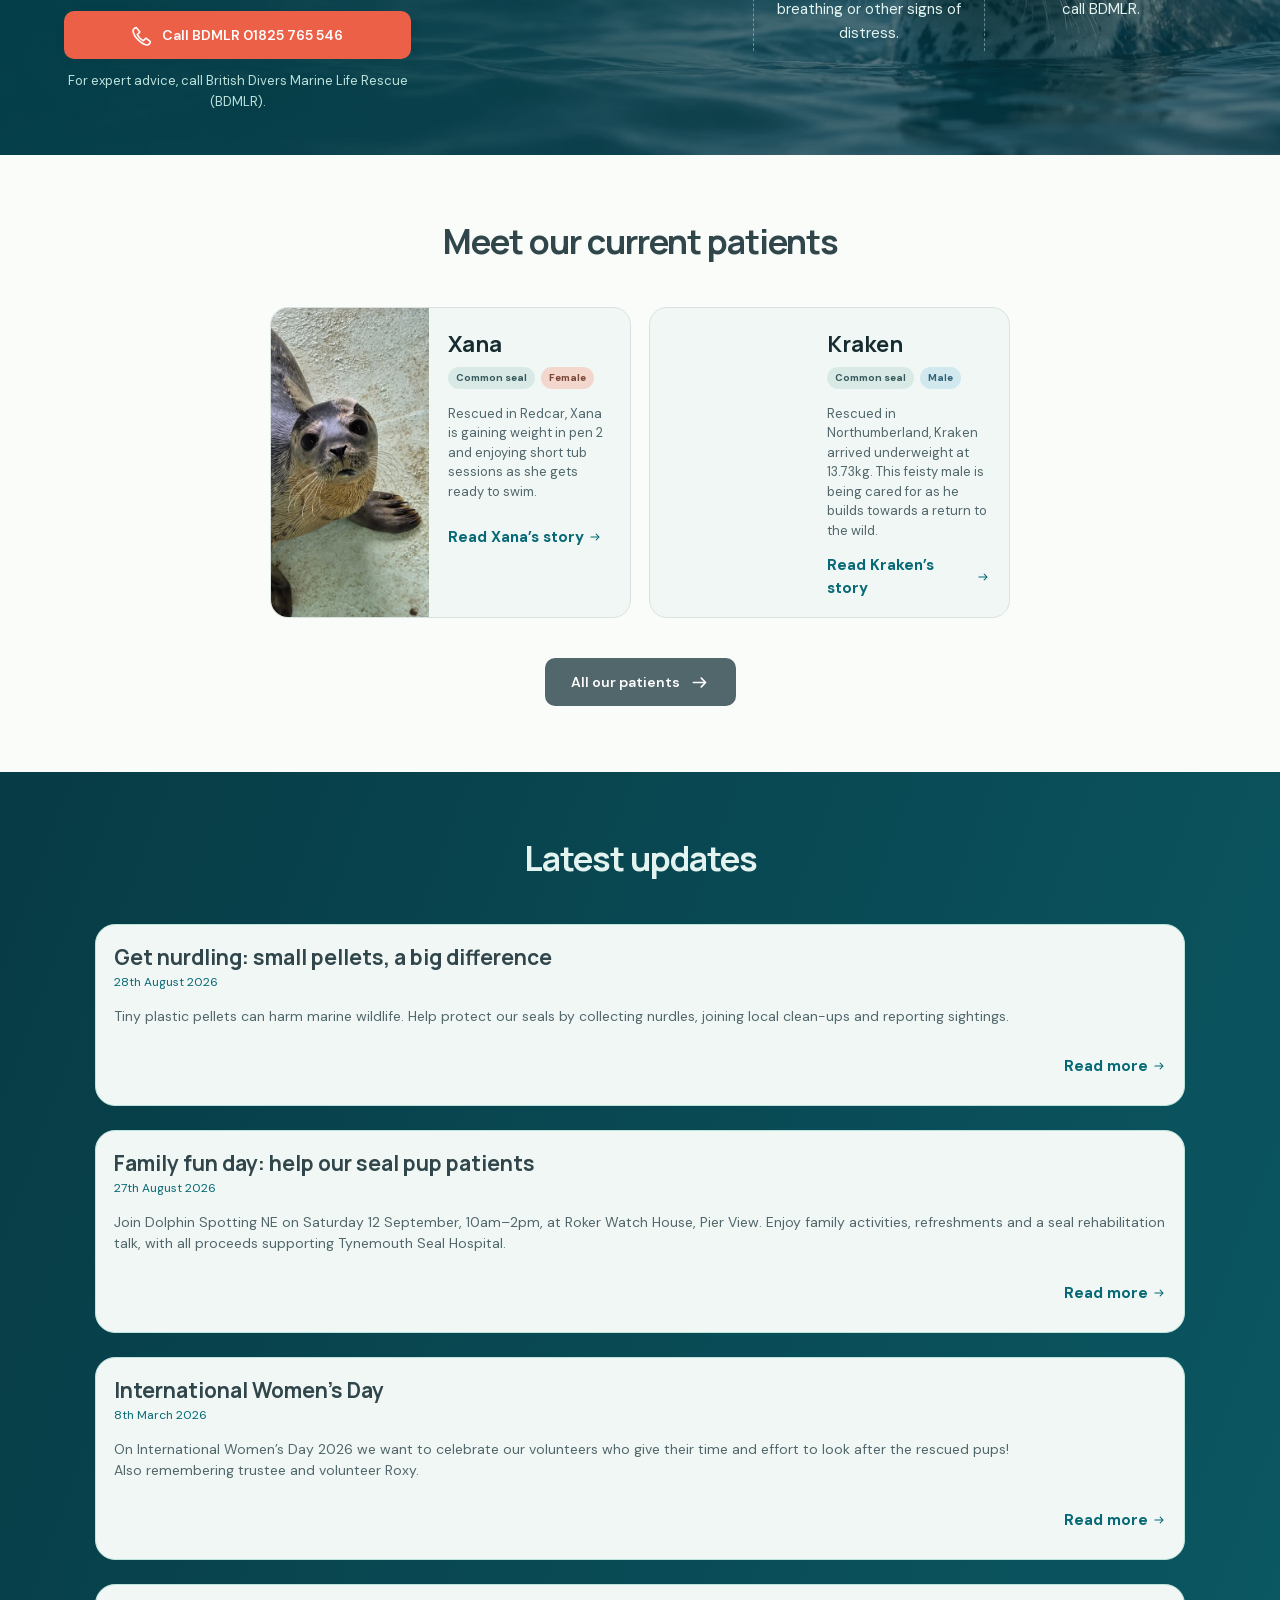
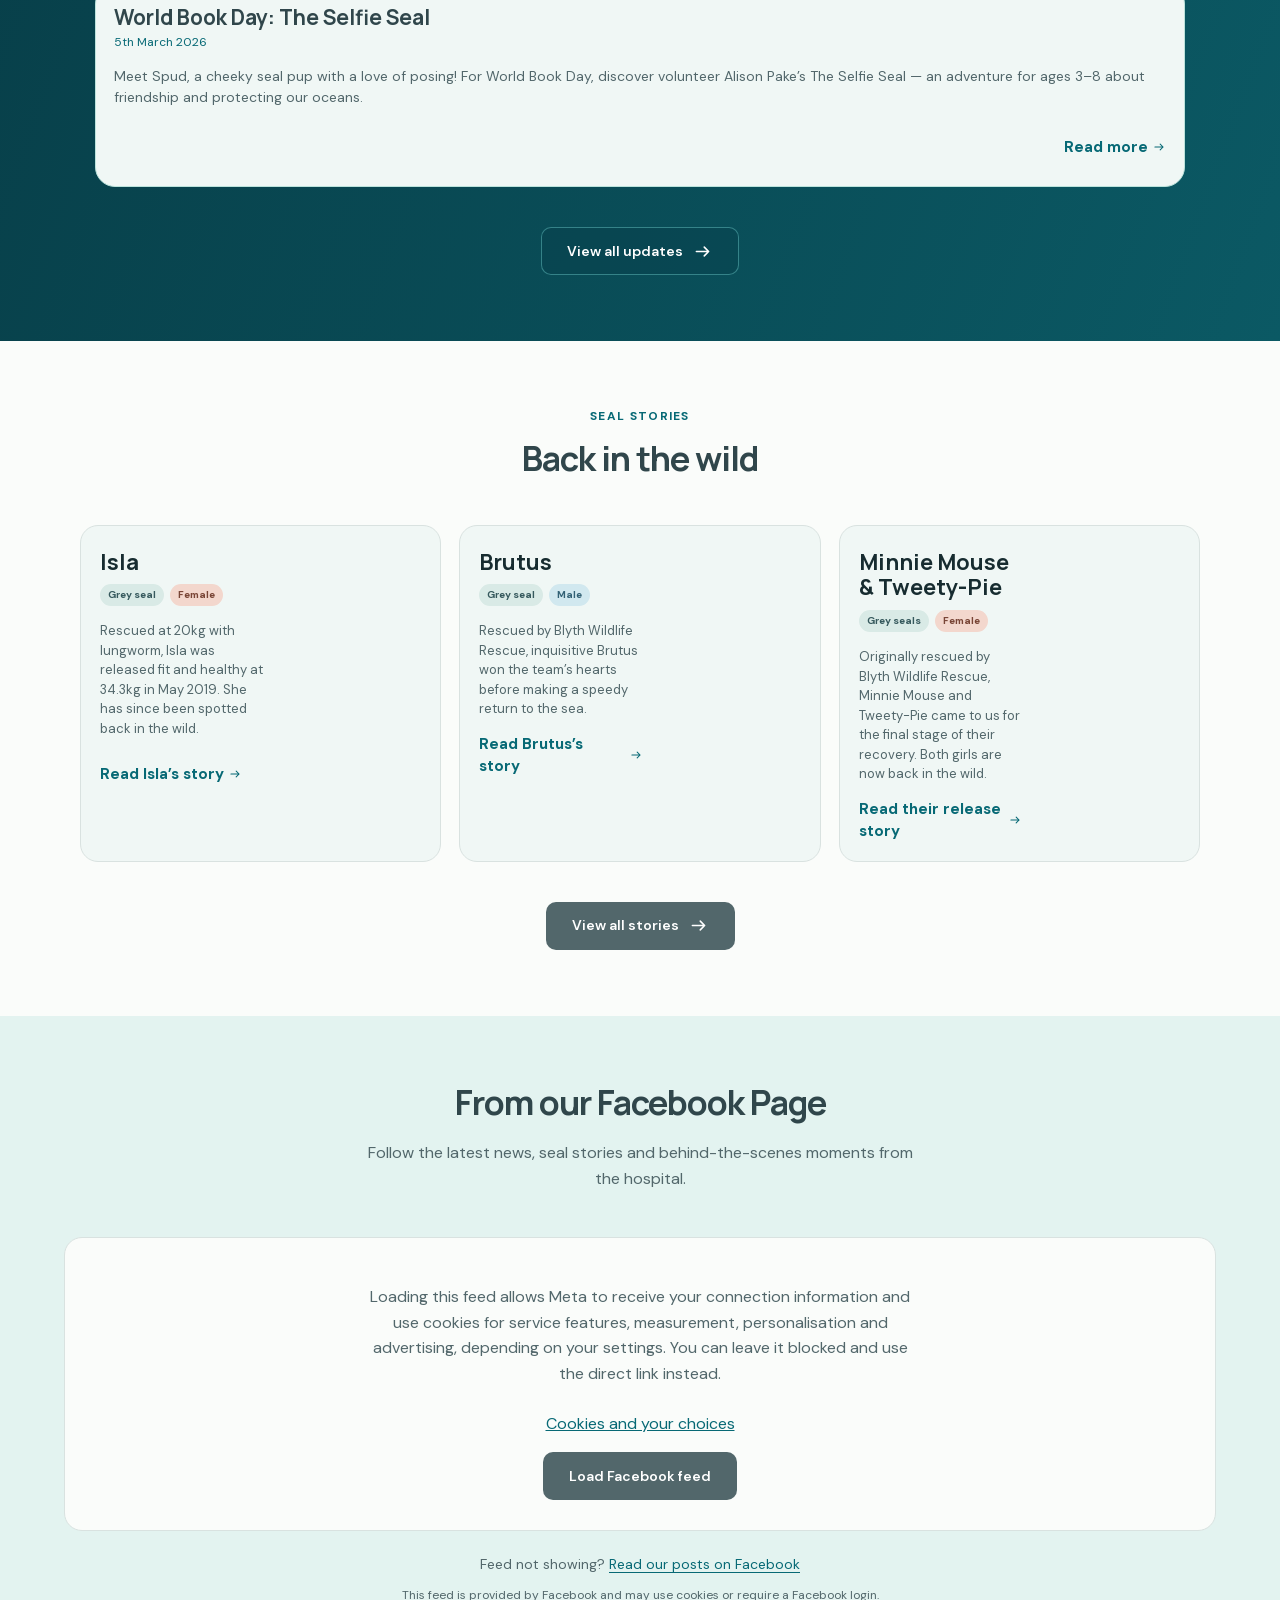
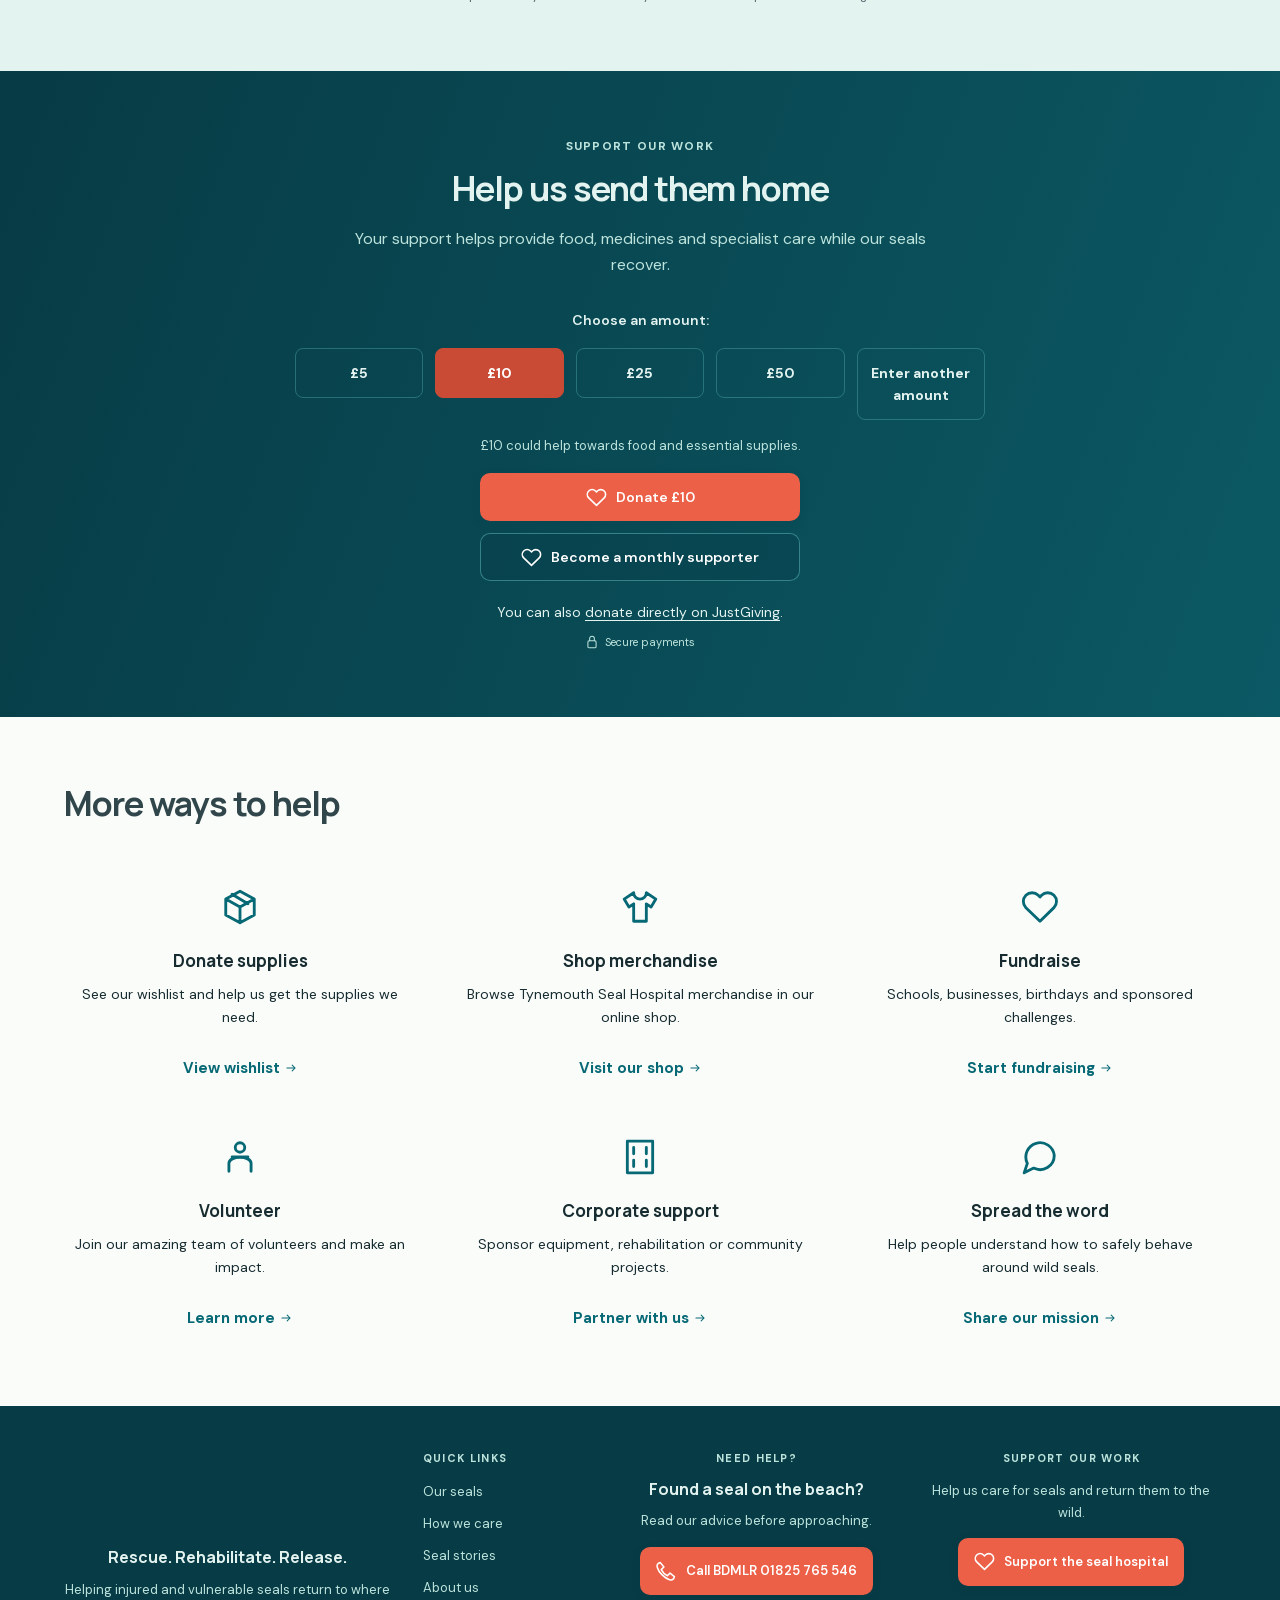
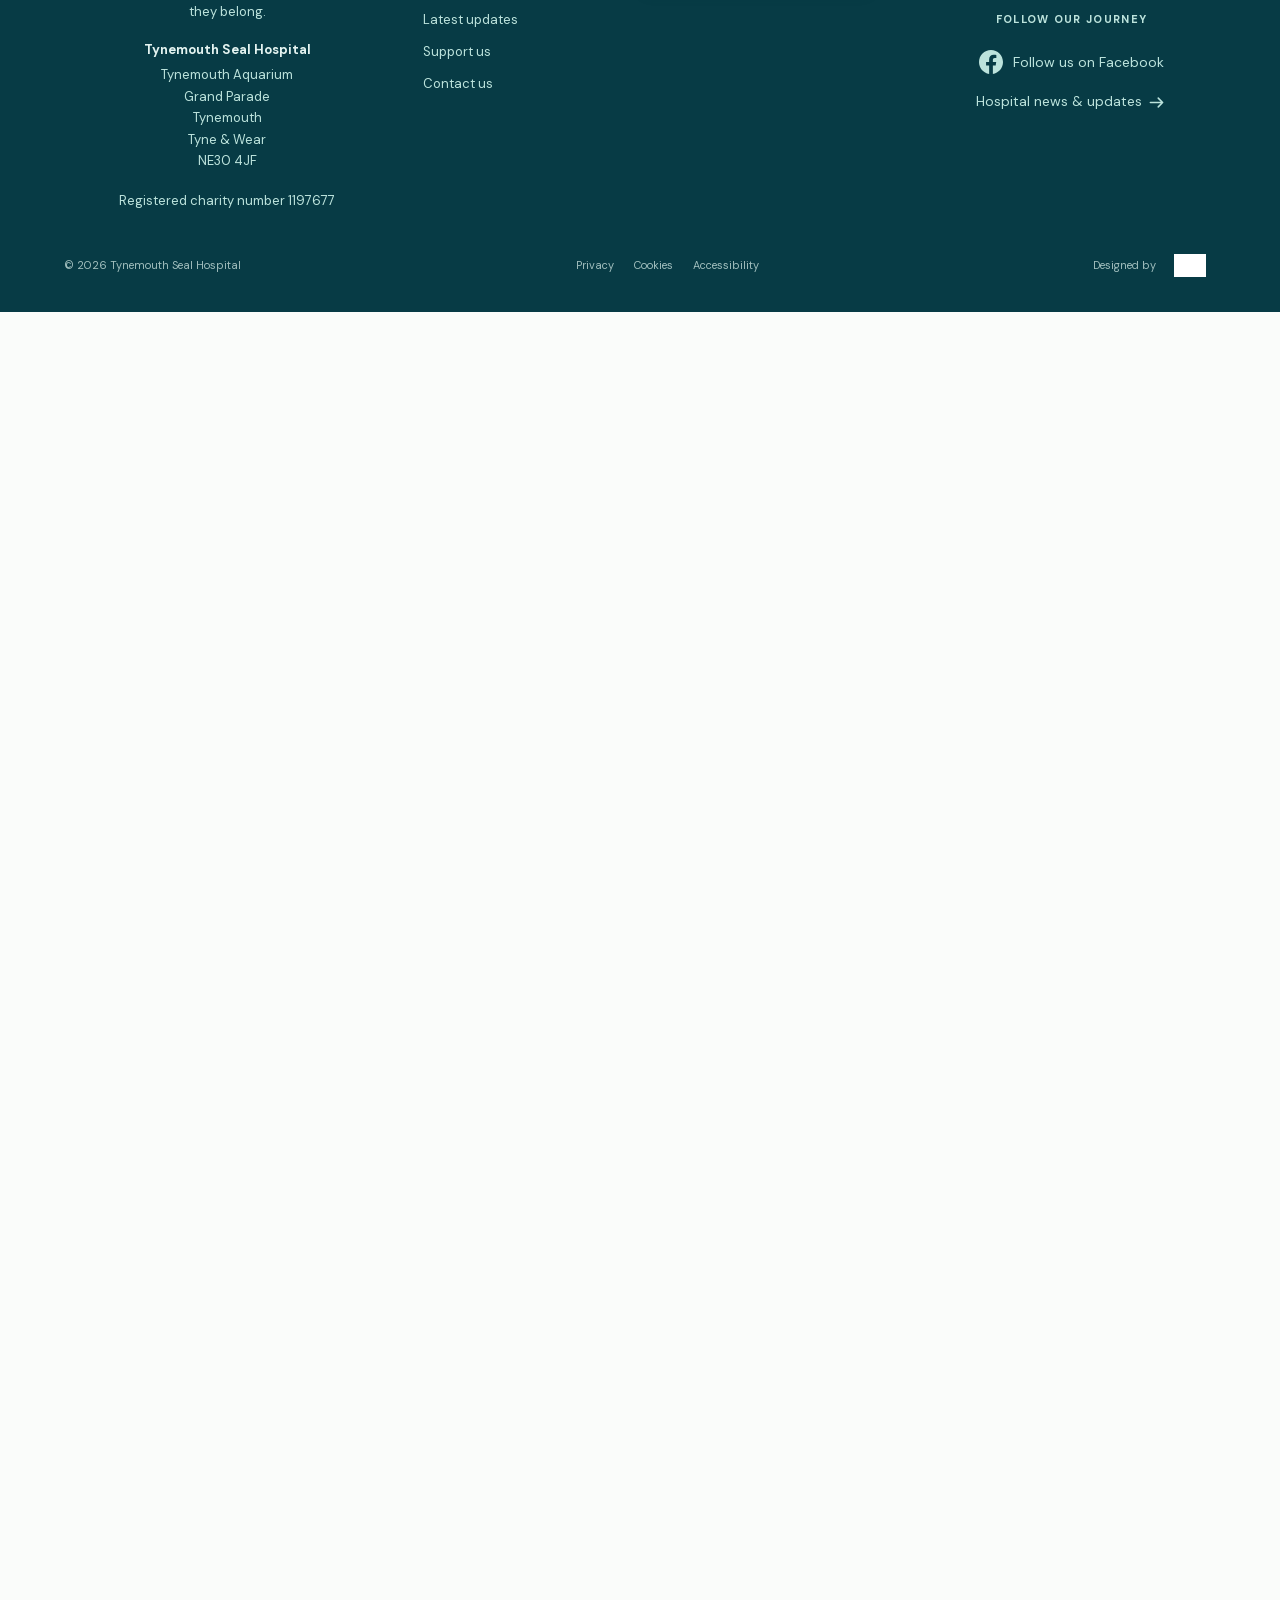
<file: found-a-seal.html>
<!doctype html>
<html lang="en-GB">
  <head>
    <meta charset="utf-8" />
    <meta name="viewport" content="width=device-width, initial-scale=1" />
    <meta http-equiv="refresh" content="0; url=index.html#found-a-seal" />
    <title>Found a seal | Tynemouth Seal Hospital</title>
    <link
      rel="canonical"
      href="https://jamiefleming.github.io/Tynemouth_seal_hospital/#found-a-seal"
    />
  </head>
  <body>
    <main>
      <h1>Found a seal?</h1>
      <p>
        Keep your distance and keep people and dogs away. If concerned, call
        British Divers Marine Life Rescue on
        <a href="tel:01825765546">01825&nbsp;765&nbsp;546</a>.
      </p>
      <p>
        <a href="index.html#found-a-seal"
          >Read our advice for finding a seal.</a
        >
      </p>
    </main>
  </body>
</html>
</file>
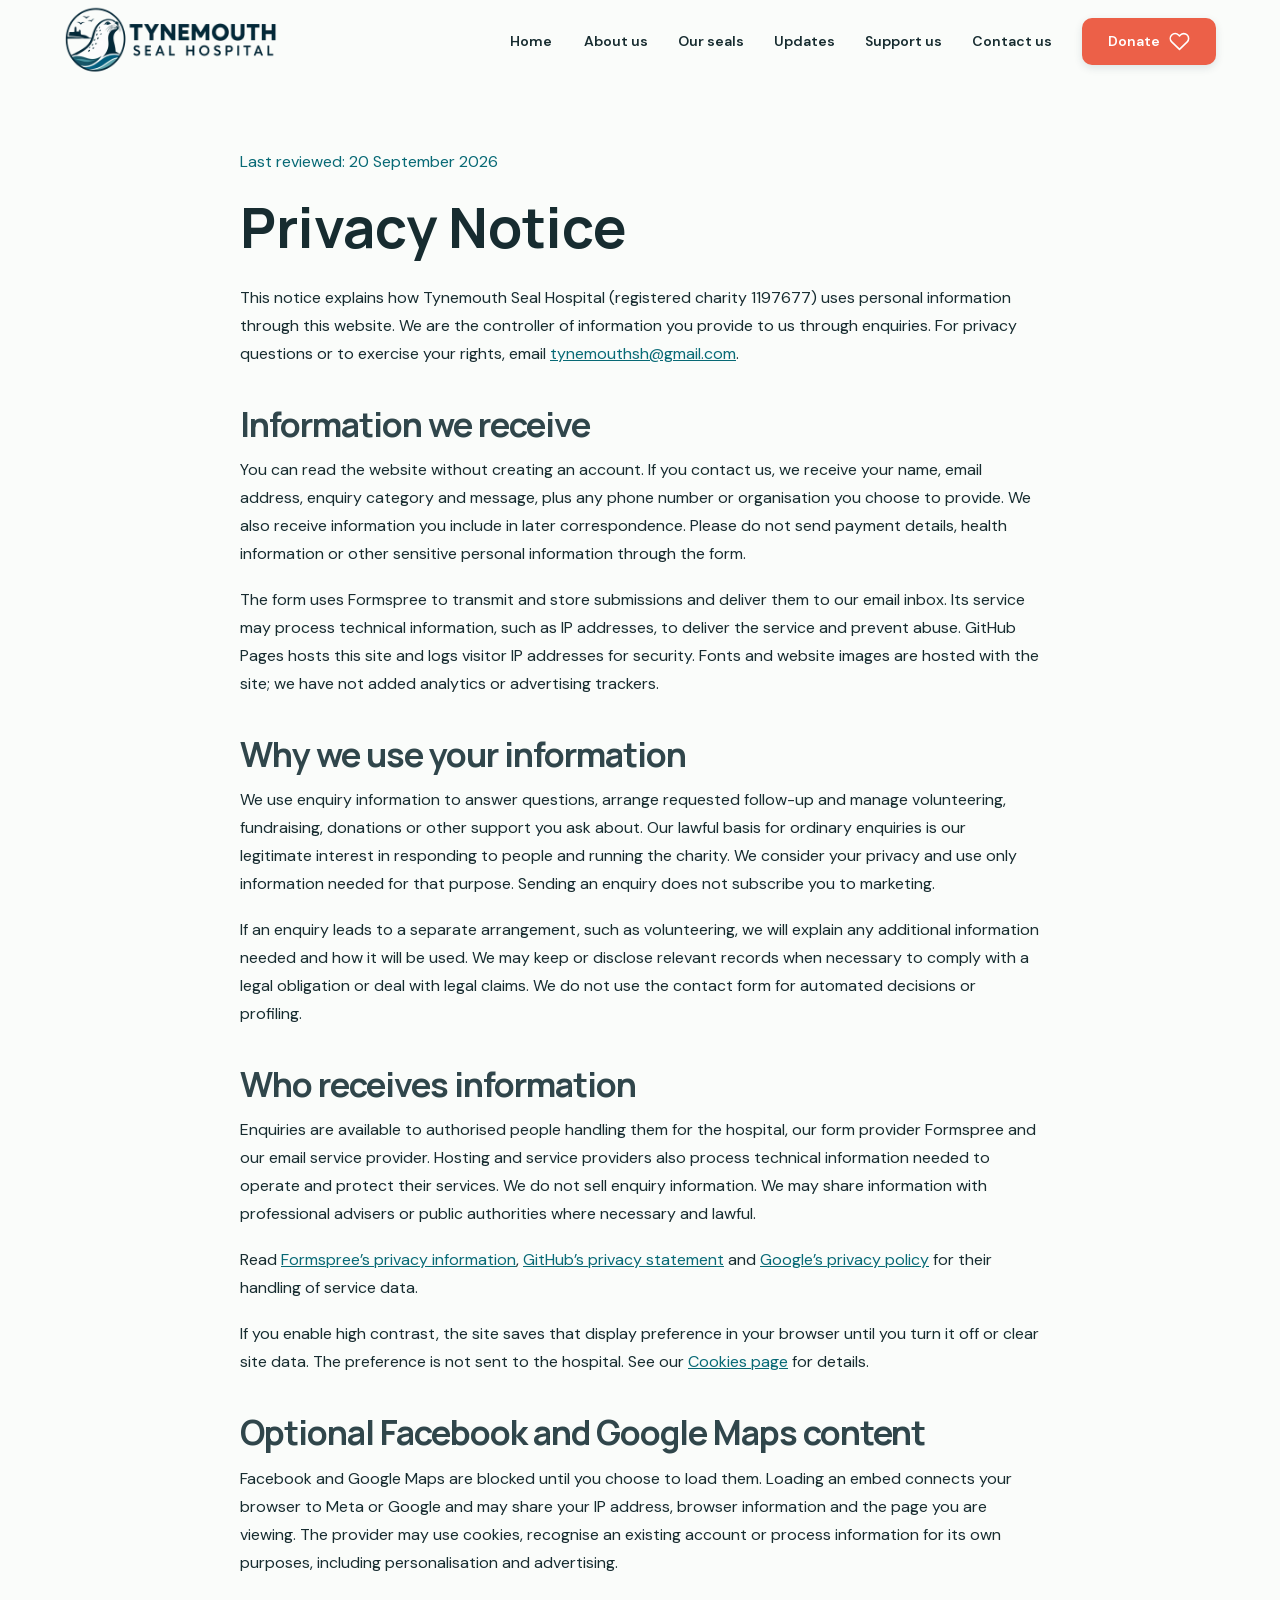
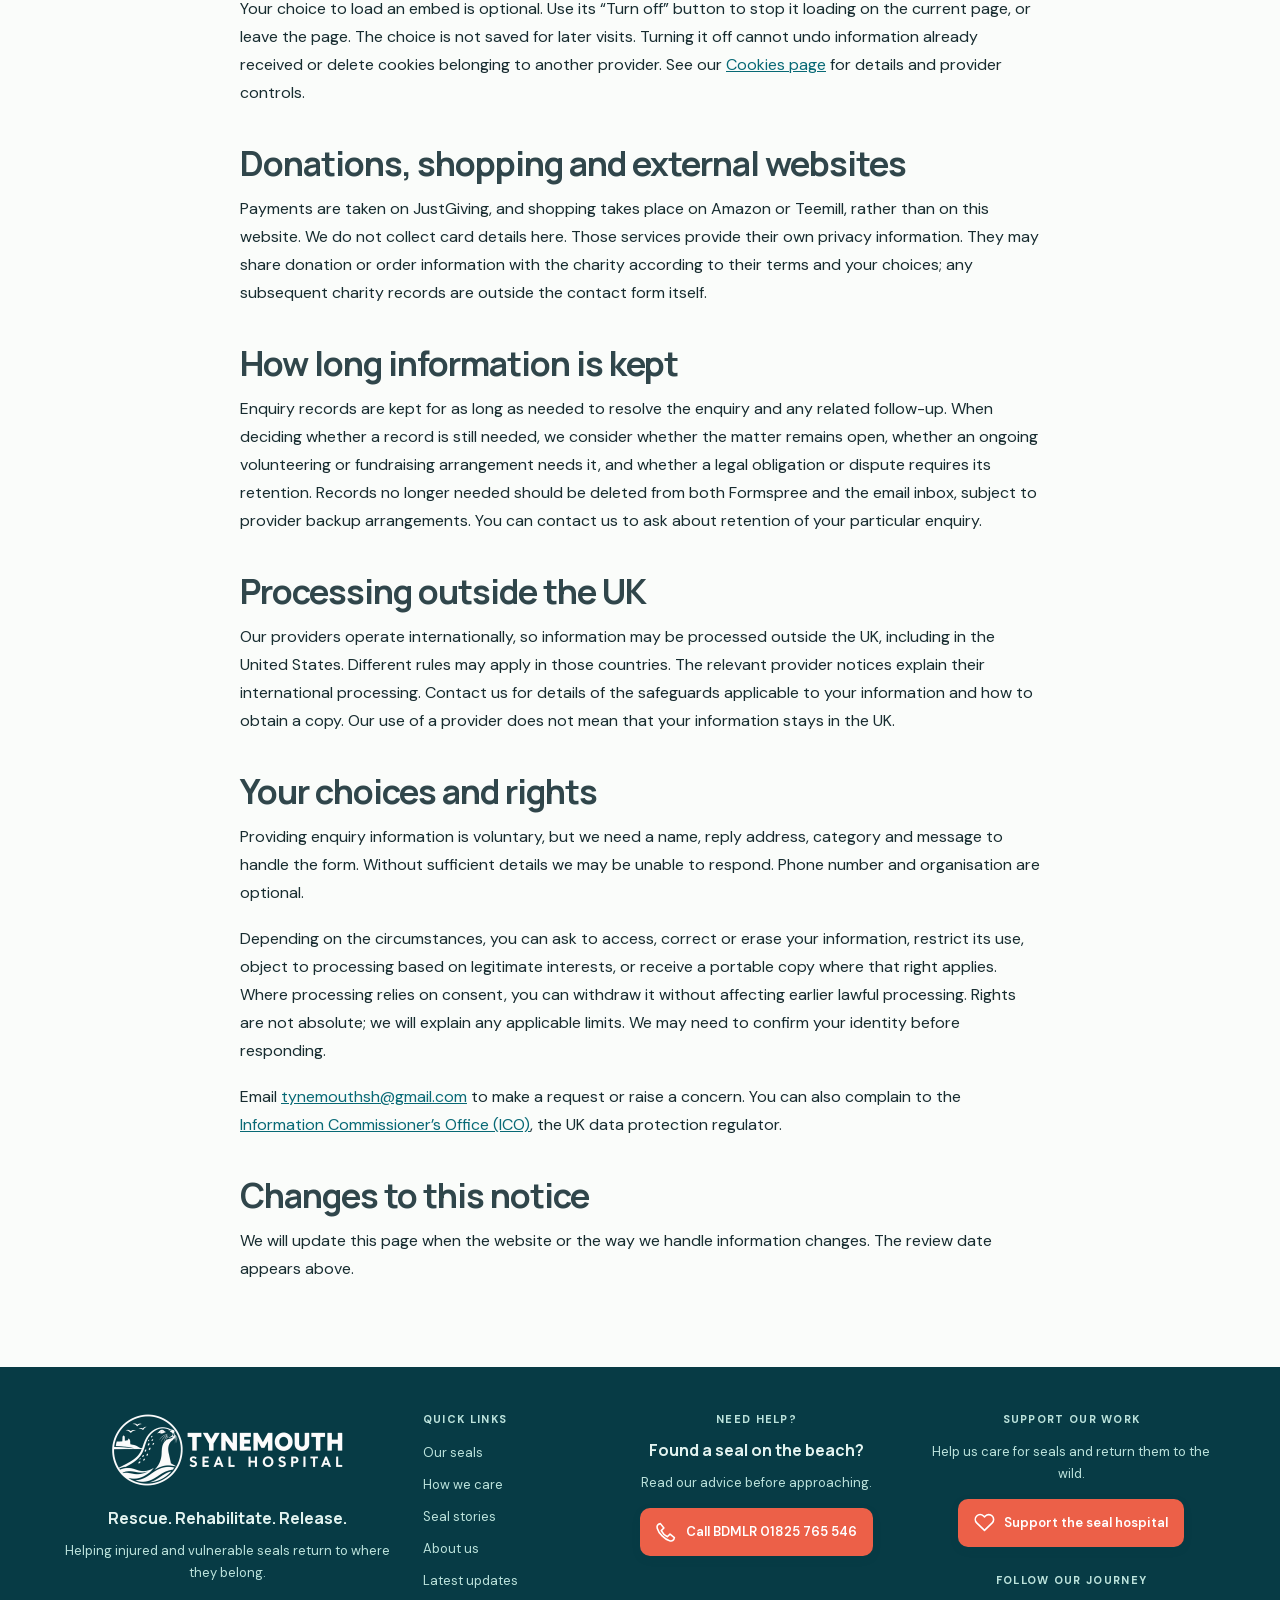
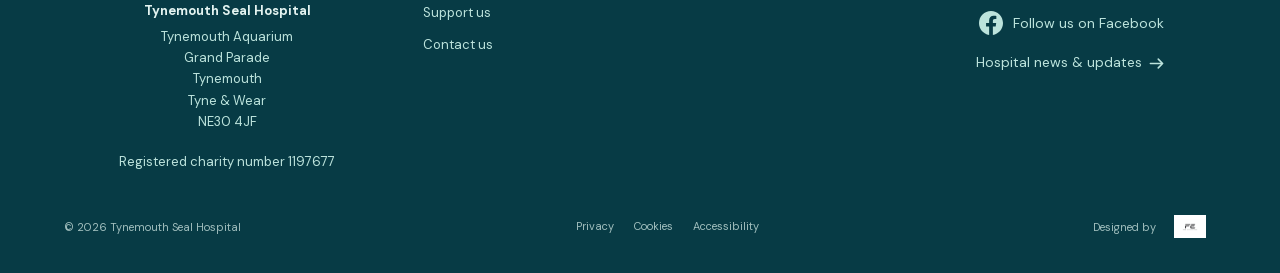
<file: privacy.html>
<!doctype html>

<html lang="en-GB" class="no-js">
  <head>
    <meta charset="utf-8" />
    <meta content="width=device-width, initial-scale=1" name="viewport" />
    <meta
      name="description"
      content="How Tynemouth Seal Hospital handles website enquiries, personal information and your privacy rights."
    />
    <meta content="#073B45" name="theme-color" />
    <title>Privacy Notice | Tynemouth Seal Hospital</title>
    <link href="favicon.ico?v=de065ad5a11a" rel="icon" type="image/x-icon" />
    <link
      href="Images/apple-touch-icon.png?v=dce4ab00bb22"
      rel="apple-touch-icon"
      sizes="180x180"
    />
    <link href="site.webmanifest?v=2ada047489ae" rel="manifest" />
    <meta content="Seal Hospital" name="apple-mobile-web-app-title" />

    <link href="css/style.css?v=b1d029605840" rel="stylesheet" />
    <script defer src="js/content.js?v=d19296276422"></script>
    <script defer src="js/components.js?v=5a2fe5d29cf4"></script>
    <script defer src="js/main.js?v=95a5c53d2962"></script>
    <link href="css/fonts.css?v=2c46659f9159" rel="stylesheet" />
    <meta content="strict-origin-when-cross-origin" name="referrer" />

    <!-- SEO START -->
    <link
      rel="canonical"
      href="https://jamiefleming.github.io/Tynemouth_seal_hospital/privacy.html"
    />
    <meta property="og:type" content="website" />
    <meta property="og:site_name" content="Tynemouth Seal Hospital" />
    <meta
      property="og:title"
      content="Privacy Notice | Tynemouth Seal Hospital"
    />
    <meta
      property="og:description"
      content="How Tynemouth Seal Hospital handles website enquiries, personal information and your privacy rights."
    />
    <meta
      property="og:url"
      content="https://jamiefleming.github.io/Tynemouth_seal_hospital/privacy.html"
    />
    <meta
      property="og:image"
      content="https://jamiefleming.github.io/Tynemouth_seal_hospital/Images/icon-512.png"
    />
    <meta property="og:image:alt" content="Tynemouth Seal Hospital seal logo" />
    <meta property="og:image:width" content="512" />
    <meta property="og:image:height" content="512" />
    <meta property="og:image:type" content="image/png" />
    <meta property="og:locale" content="en_GB" />
    <meta name="twitter:card" content="summary" />
    <meta
      name="twitter:title"
      content="Privacy Notice | Tynemouth Seal Hospital"
    />
    <meta
      name="twitter:description"
      content="How Tynemouth Seal Hospital handles website enquiries, personal information and your privacy rights."
    />
    <meta
      name="twitter:image"
      content="https://jamiefleming.github.io/Tynemouth_seal_hospital/Images/icon-512.png"
    />
    <meta
      name="twitter:image:alt"
      content="Tynemouth Seal Hospital seal logo"
    />
    <meta name="robots" content="index, follow" />
    <script type="application/ld+json">
      {
        "@context": "https://schema.org",
        "@graph": [
          {
            "@type": "Organization",
            "@id": "https://jamiefleming.github.io/Tynemouth_seal_hospital/#organization",
            "name": "Tynemouth Seal Hospital",
            "url": "https://jamiefleming.github.io/Tynemouth_seal_hospital/",
            "logo": {
              "@type": "ImageObject",
              "url": "https://jamiefleming.github.io/Tynemouth_seal_hospital/Images/icon-512.png",
              "width": 512,
              "height": 512
            },
            "description": "A volunteer-led charity helping sick and injured seals recover and return to the wild.",
            "email": "tynemouthsh@gmail.com",
            "telephone": "+441912581031",
            "identifier": {
              "@type": "PropertyValue",
              "propertyID": "Charity Commission registration number",
              "value": "1197677"
            },
            "location": {
              "@type": "Place",
              "name": "Tynemouth Aquarium",
              "address": {
                "@type": "PostalAddress",
                "streetAddress": "Grand Parade",
                "addressLocality": "Tynemouth",
                "addressRegion": "Tyne and Wear",
                "postalCode": "NE30 4JF",
                "addressCountry": "GB"
              }
            },
            "sameAs": [
              "https://www.facebook.com/TynemouthSeal/",
              "https://register-of-charities.charitycommission.gov.uk/en/charity-search/-/charity-details/5191750"
            ]
          },
          {
            "@type": "WebSite",
            "@id": "https://jamiefleming.github.io/Tynemouth_seal_hospital/#website",
            "url": "https://jamiefleming.github.io/Tynemouth_seal_hospital/",
            "name": "Tynemouth Seal Hospital",
            "inLanguage": "en-GB",
            "publisher": {
              "@id": "https://jamiefleming.github.io/Tynemouth_seal_hospital/#organization"
            }
          },
          {
            "@type": "WebPage",
            "@id": "https://jamiefleming.github.io/Tynemouth_seal_hospital/privacy.html#webpage",
            "url": "https://jamiefleming.github.io/Tynemouth_seal_hospital/privacy.html",
            "name": "Privacy Notice | Tynemouth Seal Hospital",
            "description": "How Tynemouth Seal Hospital handles website enquiries, personal information and your privacy rights.",
            "inLanguage": "en-GB",
            "isPartOf": {
              "@id": "https://jamiefleming.github.io/Tynemouth_seal_hospital/#website"
            },
            "about": {
              "@id": "https://jamiefleming.github.io/Tynemouth_seal_hospital/#organization"
            }
          }
        ]
      }
    </script>
    <!-- SEO END -->
  </head>
  <body>
    <svg
      aria-hidden="true"
      class="svg-library"
      xmlns="http://www.w3.org/2000/svg"
    >
      <symbol id="icon-shirt" viewBox="0 0 24 24">
        <path d="m8 3-6 4 3 5 3-2v11h8V10l3 2 3-5-6-4a4 4 0 0 1-8 0Z"></path>
      </symbol>
      <symbol id="icon-heart" viewBox="0 0 24 24">
        <path
          d="M20.8 4.6a5.5 5.5 0 0 0-7.8 0L12 5.7l-1.1-1.1a5.5 5.5 0 0 0-7.8 7.8L12 21l8.8-8.6a5.5 5.5 0 0 0 0-7.8Z"
        ></path>
      </symbol>
      <symbol id="icon-arrow" viewBox="0 0 24 24">
        <path d="M5 12h14m-5-5 5 5-5 5"></path>
      </symbol>
      <symbol id="icon-ring" viewBox="0 0 24 24">
        <circle cx="12" cy="12" r="10"></circle>
        <circle cx="12" cy="12" r="5"></circle>
        <path d="m5 5 3.5 3.5m7 7L19 19M5 19l3.5-3.5m7-7L19 5"></path>
      </symbol>
      <symbol id="icon-home" viewBox="0 0 24 24">
        <path d="m3 10 9-7 9 7v11H3Zm6 11V11h6v10"></path>
      </symbol>
      <symbol id="icon-waves" viewBox="0 0 24 24">
        <path
          d="M2 6c4-4 6 4 10 0s6 4 10 0M2 12c4-4 6 4 10 0s6 4 10 0M2 18c4-4 6 4 10 0s6 4 10 0"
        ></path>
      </symbol>
      <symbol id="icon-pin" viewBox="0 0 24 24">
        <path d="M20 10c0 6-8 12-8 12S4 16 4 10a8 8 0 1 1 16 0Z"></path>
        <circle cx="12" cy="10" r="2.5"></circle>
      </symbol>
      <symbol id="icon-person" viewBox="0 0 24 24">
        <circle cx="12" cy="6" r="3"></circle>
        <path d="M5 21v-5c0-5 14-5 14 0v5M7 12h10"></path>
      </symbol>
      <symbol id="icon-eye" viewBox="0 0 24 24">
        <path d="M1 12s4-8 11-8 11 8 11 8-4 8-11 8S1 12 1 12Z"></path>
        <circle cx="12" cy="12" r="3"></circle>
      </symbol>
      <symbol id="icon-phone" viewBox="0 0 24 24">
        <path
          d="m5 3 4 5-3 3a16 16 0 0 0 7 7l3-3 5 4c-1 7-9 3-14-2S-2 4 5 3Z"
        ></path>
      </symbol>
      <symbol id="icon-box" viewBox="0 0 24 24">
        <path d="m12 2 9 5v10l-9 5-9-5V7Zm0 10 9-5M3 7l9 5v10M7 4l10 6"></path>
      </symbol>
      <symbol id="icon-building" viewBox="0 0 24 24">
        <path d="M4 22V2h16v20ZM8 6v4m8-4v4m-8 4v4m8-4v4"></path>
      </symbol>
      <symbol id="icon-chat" viewBox="0 0 24 24">
        <path d="M21 11a9 9 0 0 1-13 8l-6 3 2-6a9 9 0 1 1 17-5Z"></path>
      </symbol>
      <symbol id="icon-lock" viewBox="0 0 24 24">
        <rect height="12" rx="2" width="14" x="5" y="10"></rect>
        <path d="M8 10V6a4 4 0 0 1 8 0v4"></path>
      </symbol>
    </svg>

    <a class="skip-link" href="#main">Skip to content</a>
    <header class="site-header">
      <div class="container header-inner">
        <a
          aria-label="Tynemouth Seal Hospital home"
          class="brand"
          href="index.html"
          ><img
            alt="Tynemouth Seal Hospital"
            height="724"
            src="Images/optimized/logo.webp"
            width="2172" /></a
        ><button
          aria-controls="navigation"
          aria-expanded="false"
          class="menu-toggle"
          type="button"
        >
          <span class="visually-hidden">Toggle navigation</span
          ><span aria-hidden="true" class="menu-bars"></span>
        </button>
        <nav aria-label="Main navigation" id="navigation">
          <a href="index.html">Home</a><a href="about.html">About us</a
          ><a href="seals.html">Our seals</a><a href="updates.html">Updates</a
          ><a href="support.html">Support us</a
          ><a href="contact.html">Contact us</a
          ><a class="button button-coral nav-donate" href="support.html#donate"
            >Donate
            <svg aria-hidden="true" class="icon">
              <use href="#icon-heart"></use></svg
          ></a>
        </nav>
      </div>
    </header>

    <main id="main" tabindex="-1" class="section">
      <article class="container policy-content">
        <p class="policy-date">
          Last reviewed: <time datetime="2026-09-20">20 September 2026</time>
        </p>
        <h1>Privacy Notice</h1>
        <p>
          This notice explains how Tynemouth Seal Hospital (registered charity
          1197677) uses personal information through this website. We are the
          controller of information you provide to us through enquiries. For
          privacy questions or to exercise your rights, email
          <a href="mailto:tynemouthsh@gmail.com">tynemouthsh@gmail.com</a>.
        </p>
        <h2>Information we receive</h2>
        <p>
          You can read the website without creating an account. If you contact
          us, we receive your name, email address, enquiry category and message,
          plus any phone number or organisation you choose to provide. We also
          receive information you include in later correspondence. Please do not
          send payment details, health information or other sensitive personal
          information through the form.
        </p>
        <p>
          The form uses Formspree to transmit and store submissions and deliver
          them to our email inbox. Its service may process technical
          information, such as IP addresses, to deliver the service and prevent
          abuse. GitHub Pages hosts this site and logs visitor IP addresses for
          security. Fonts and website images are hosted with the site; we have
          not added analytics or advertising trackers.
        </p>
        <h2>Why we use your information</h2>
        <p>
          We use enquiry information to answer questions, arrange requested
          follow-up and manage volunteering, fundraising, donations or other
          support you ask about. Our lawful basis for ordinary enquiries is our
          legitimate interest in responding to people and running the charity.
          We consider your privacy and use only information needed for that
          purpose. Sending an enquiry does not subscribe you to marketing.
        </p>
        <p>
          If an enquiry leads to a separate arrangement, such as volunteering,
          we will explain any additional information needed and how it will be
          used. We may keep or disclose relevant records when necessary to
          comply with a legal obligation or deal with legal claims. We do not
          use the contact form for automated decisions or profiling.
        </p>
        <h2>Who receives information</h2>
        <p>
          Enquiries are available to authorised people handling them for the
          hospital, our form provider Formspree and our email service provider.
          Hosting and service providers also process technical information
          needed to operate and protect their services. We do not sell enquiry
          information. We may share information with professional advisers or
          public authorities where necessary and lawful.
        </p>
        <p>
          Read
          <a href="https://formspree.io/legal/privacy-policy/"
            >Formspree’s privacy information</a
          >,
          <a
            href="https://docs.github.com/en/site-policy/privacy-policies/github-general-privacy-statement"
            >GitHub’s privacy statement</a
          >
          and
          <a href="https://policies.google.com/privacy"
            >Google’s privacy policy</a
          >
          for their handling of service data.
        </p>
        <p>
          If you enable high contrast, the site saves that display preference in
          your browser until you turn it off or clear site data. The preference
          is not sent to the hospital. See our
          <a href="cookies.html">Cookies page</a> for details.
        </p>
        <h2>Optional Facebook and Google Maps content</h2>
        <p>
          Facebook and Google Maps are blocked until you choose to load them.
          Loading an embed connects your browser to Meta or Google and may share
          your IP address, browser information and the page you are viewing. The
          provider may use cookies, recognise an existing account or process
          information for its own purposes, including personalisation and
          advertising.
        </p>
        <p>
          Your choice to load an embed is optional. Use its “Turn off” button to
          stop it loading on the current page, or leave the page. The choice is
          not saved for later visits. Turning it off cannot undo information
          already received or delete cookies belonging to another provider. See
          our <a href="cookies.html">Cookies page</a> for details and provider
          controls.
        </p>
        <h2>Donations, shopping and external websites</h2>
        <p>
          Payments are taken on JustGiving, and shopping takes place on Amazon
          or Teemill, rather than on this website. We do not collect card
          details here. Those services provide their own privacy information.
          They may share donation or order information with the charity
          according to their terms and your choices; any subsequent charity
          records are outside the contact form itself.
        </p>
        <h2>How long information is kept</h2>
        <p>
          Enquiry records are kept for as long as needed to resolve the enquiry
          and any related follow-up. When deciding whether a record is still
          needed, we consider whether the matter remains open, whether an
          ongoing volunteering or fundraising arrangement needs it, and whether
          a legal obligation or dispute requires its retention. Records no
          longer needed should be deleted from both Formspree and the email
          inbox, subject to provider backup arrangements. You can contact us to
          ask about retention of your particular enquiry.
        </p>
        <h2>Processing outside the UK</h2>
        <p>
          Our providers operate internationally, so information may be processed
          outside the UK, including in the United States. Different rules may
          apply in those countries. The relevant provider notices explain their
          international processing. Contact us for details of the safeguards
          applicable to your information and how to obtain a copy. Our use of a
          provider does not mean that your information stays in the UK.
        </p>
        <h2>Your choices and rights</h2>
        <p>
          Providing enquiry information is voluntary, but we need a name, reply
          address, category and message to handle the form. Without sufficient
          details we may be unable to respond. Phone number and organisation are
          optional.
        </p>
        <p>
          Depending on the circumstances, you can ask to access, correct or
          erase your information, restrict its use, object to processing based
          on legitimate interests, or receive a portable copy where that right
          applies. Where processing relies on consent, you can withdraw it
          without affecting earlier lawful processing. Rights are not absolute;
          we will explain any applicable limits. We may need to confirm your
          identity before responding.
        </p>
        <p>
          Email
          <a href="mailto:tynemouthsh@gmail.com">tynemouthsh@gmail.com</a> to
          make a request or raise a concern. You can also complain to the
          <a href="https://ico.org.uk/make-a-complaint/"
            >Information Commissioner’s Office (ICO)</a
          >, the UK data protection regulator.
        </p>
        <h2>Changes to this notice</h2>
        <p>
          We will update this page when the website or the way we handle
          information changes. The review date appears above.
        </p>
      </article>
    </main>
    <footer class="site-footer" id="contact">
      <div class="container">
        <div class="footer-grid">
          <div class="footer-about">
            <img
              alt="Tynemouth Seal Hospital"
              height="80"
              loading="lazy"
              src="Images/optimized/logo_white.webp"
              width="240"
            />
            <h3>Rescue. Rehabilitate. Release.</h3>
            <p>
              Helping injured and vulnerable seals return to where they belong.
            </p>
            <address>
              <strong>Tynemouth Seal Hospital</strong><br />Tynemouth
              Aquarium<br />Grand Parade<br />Tynemouth<br />Tyne &amp; Wear<br />NE30
              4JF
            </address>
            <p class="footer-charity">
              <a
                href="https://register-of-charities.charitycommission.gov.uk/en/charity-search/-/charity-details/5191750"
                rel="noopener noreferrer"
                target="_blank"
                >Registered charity number 1197677</a
              >
            </p>
          </div>
          <nav aria-label="Footer navigation">
            <p class="eyebrow">Quick links</p>
            <a href="seals.html#patients">Our seals</a
            ><a href="about.html#our-care">How we care</a
            ><a href="seals.html#releases">Seal stories</a
            ><a href="about.html">About us</a
            ><a href="updates.html">Latest updates</a
            ><a href="support.html">Support us</a>
            <a href="contact.html">Contact us</a>
          </nav>
          <div>
            <p class="eyebrow">Need help?</p>
            <h3>Found a seal on the beach?</h3>
            <p>
              Read our <a href="index.html#found-a-seal">advice</a> before
              approaching.
            </p>
            <a class="button button-coral" href="tel:01825765546"
              ><svg aria-hidden="true" class="icon">
                <use href="#icon-phone"></use>
              </svg>
              Call BDMLR 01825 765 546</a
            >
          </div>
          <div>
            <p class="eyebrow">Support our work</p>
            <p>Help us care for seals and return them to the wild.</p>
            <a class="button button-coral" href="support.html#donate"
              ><svg aria-hidden="true" class="icon">
                <use href="#icon-heart"></use>
              </svg>
              Support the seal hospital</a
            >
            <p class="eyebrow follow-title">Follow our journey</p>
            <a
              class="footer-facebook"
              href="https://www.facebook.com/TynemouthSeal/"
              target="_blank"
              rel="noopener noreferrer"
              aria-label="Tynemouth Seal Hospital on Facebook (opens in a new tab)"
            >
              <svg
                class="icon"
                viewBox="0 0 24 24"
                aria-hidden="true"
                focusable="false"
              >
                <path
                  fill="currentColor"
                  stroke="none"
                  d="M24 12.073C24 5.405 18.627 0 12 0S0 5.405 0 12.073c0 6.026 4.388 11.021 10.125 11.927v-8.437H7.078v-3.49h3.047V9.413c0-3.025 1.792-4.697 4.533-4.697 1.312 0 2.686.236 2.686.236v2.971h-1.513c-1.491 0-1.956.931-1.956 1.887v2.263h3.328l-.532 3.49h-2.796V24C19.612 23.094 24 18.099 24 12.073Z"
                />
              </svg>
              Follow us on Facebook
            </a>
            <a href="updates.html"
              >Hospital news &amp; updates
              <svg aria-hidden="true" class="icon">
                <use href="#icon-arrow"></use></svg
            ></a>
          </div>
        </div>
        <div class="footer-bottom">
          <p>© <span id="year">2026</span> Tynemouth Seal Hospital</p>
          <div>
            <a href="privacy.html">Privacy</a><a href="cookies.html">Cookies</a
            ><button data-policy="accessibility" type="button">
              Accessibility
            </button>
          </div>
          <p class="credit">
            Designed by
            <a
              href="https://www.festudios.co.uk"
              aria-label="FE Studios website"
            >
              <img
                alt="FE Studios"
                height="887"
                loading="lazy"
                src="Images/optimized/fe_studios_logo.webp"
                width="1774"
              />
            </a>
          </p>
        </div>
      </div>
    </footer>

    <dialog aria-labelledby="dialog-title" id="detail-dialog">
      <button aria-label="Close dialog" class="dialog-close" type="button">
        ×
      </button>
      <p class="eyebrow">Tynemouth Seal Hospital</p>
      <h2 id="dialog-title">More information</h2>
      <div id="dialog-content"></div>
      <button class="button button-slate dialog-done" type="button">
        Close
      </button>
    </dialog>
  </body>
</html>
</file>
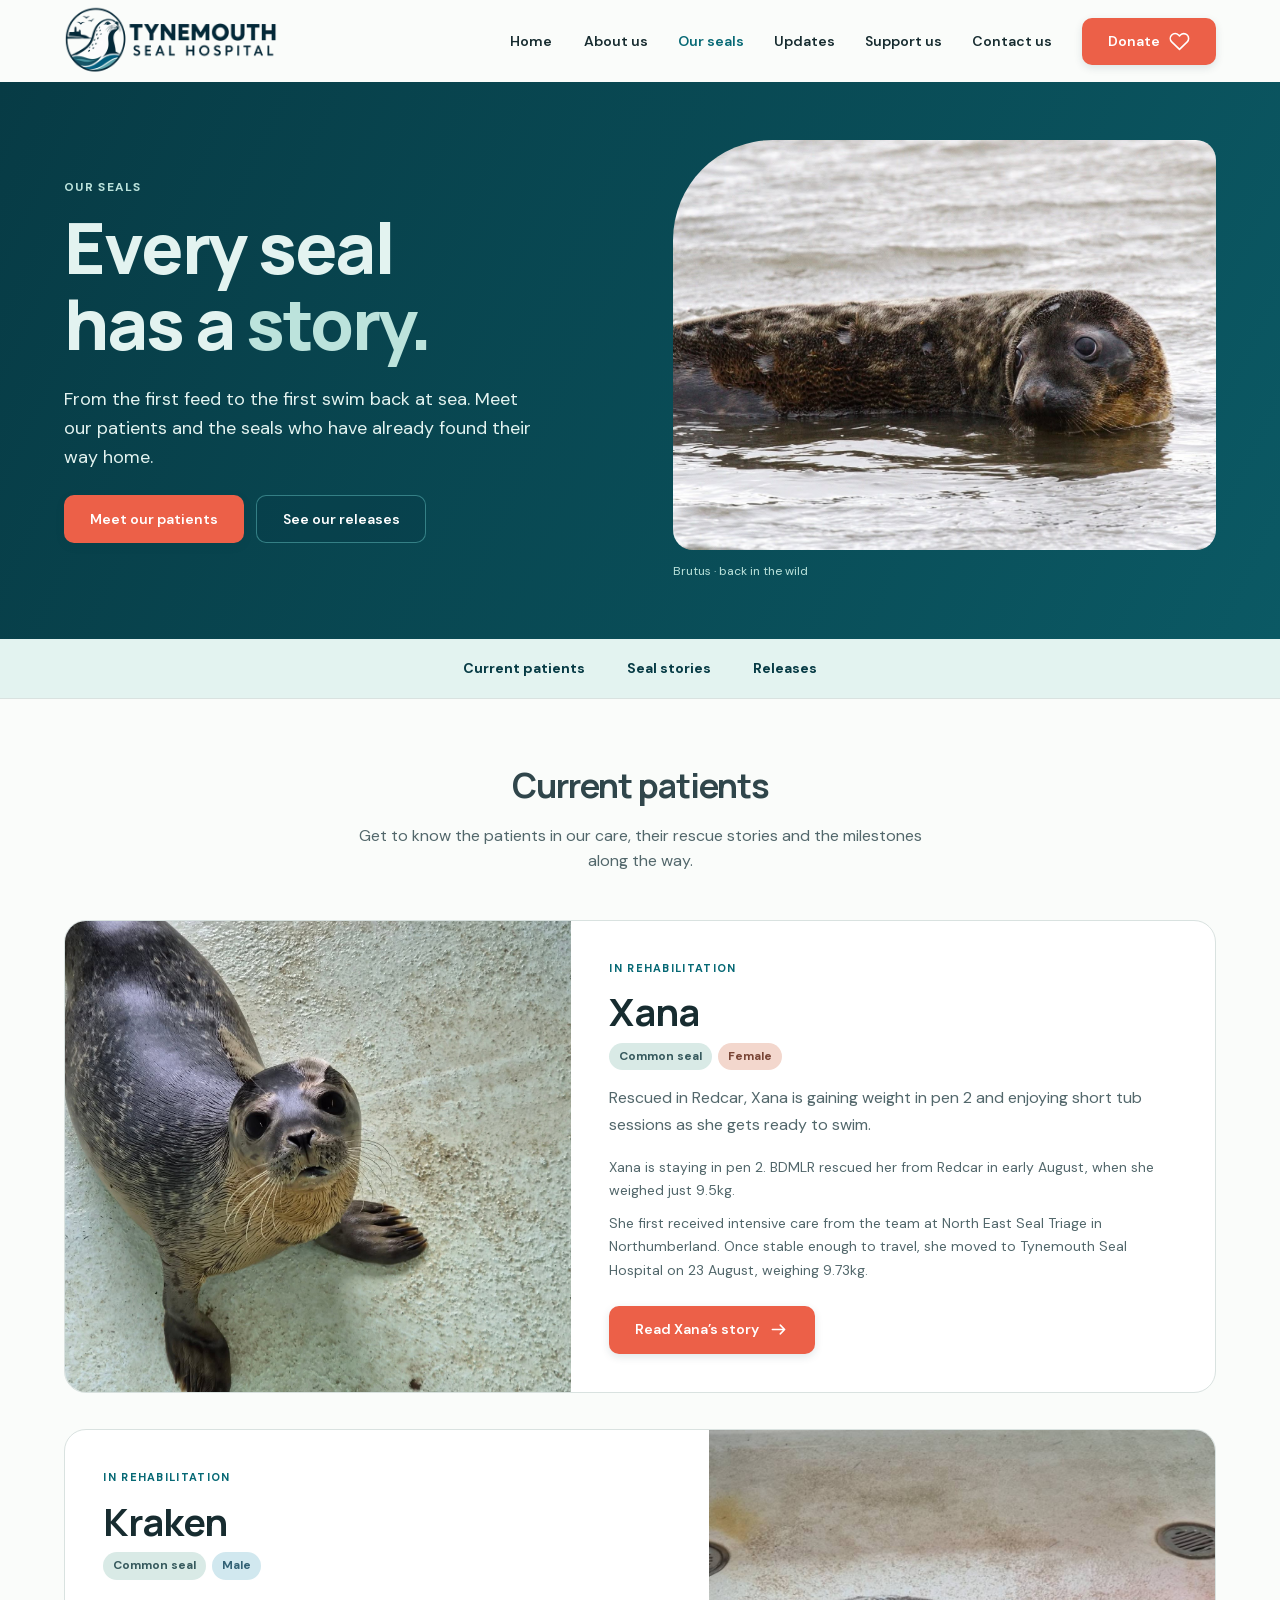
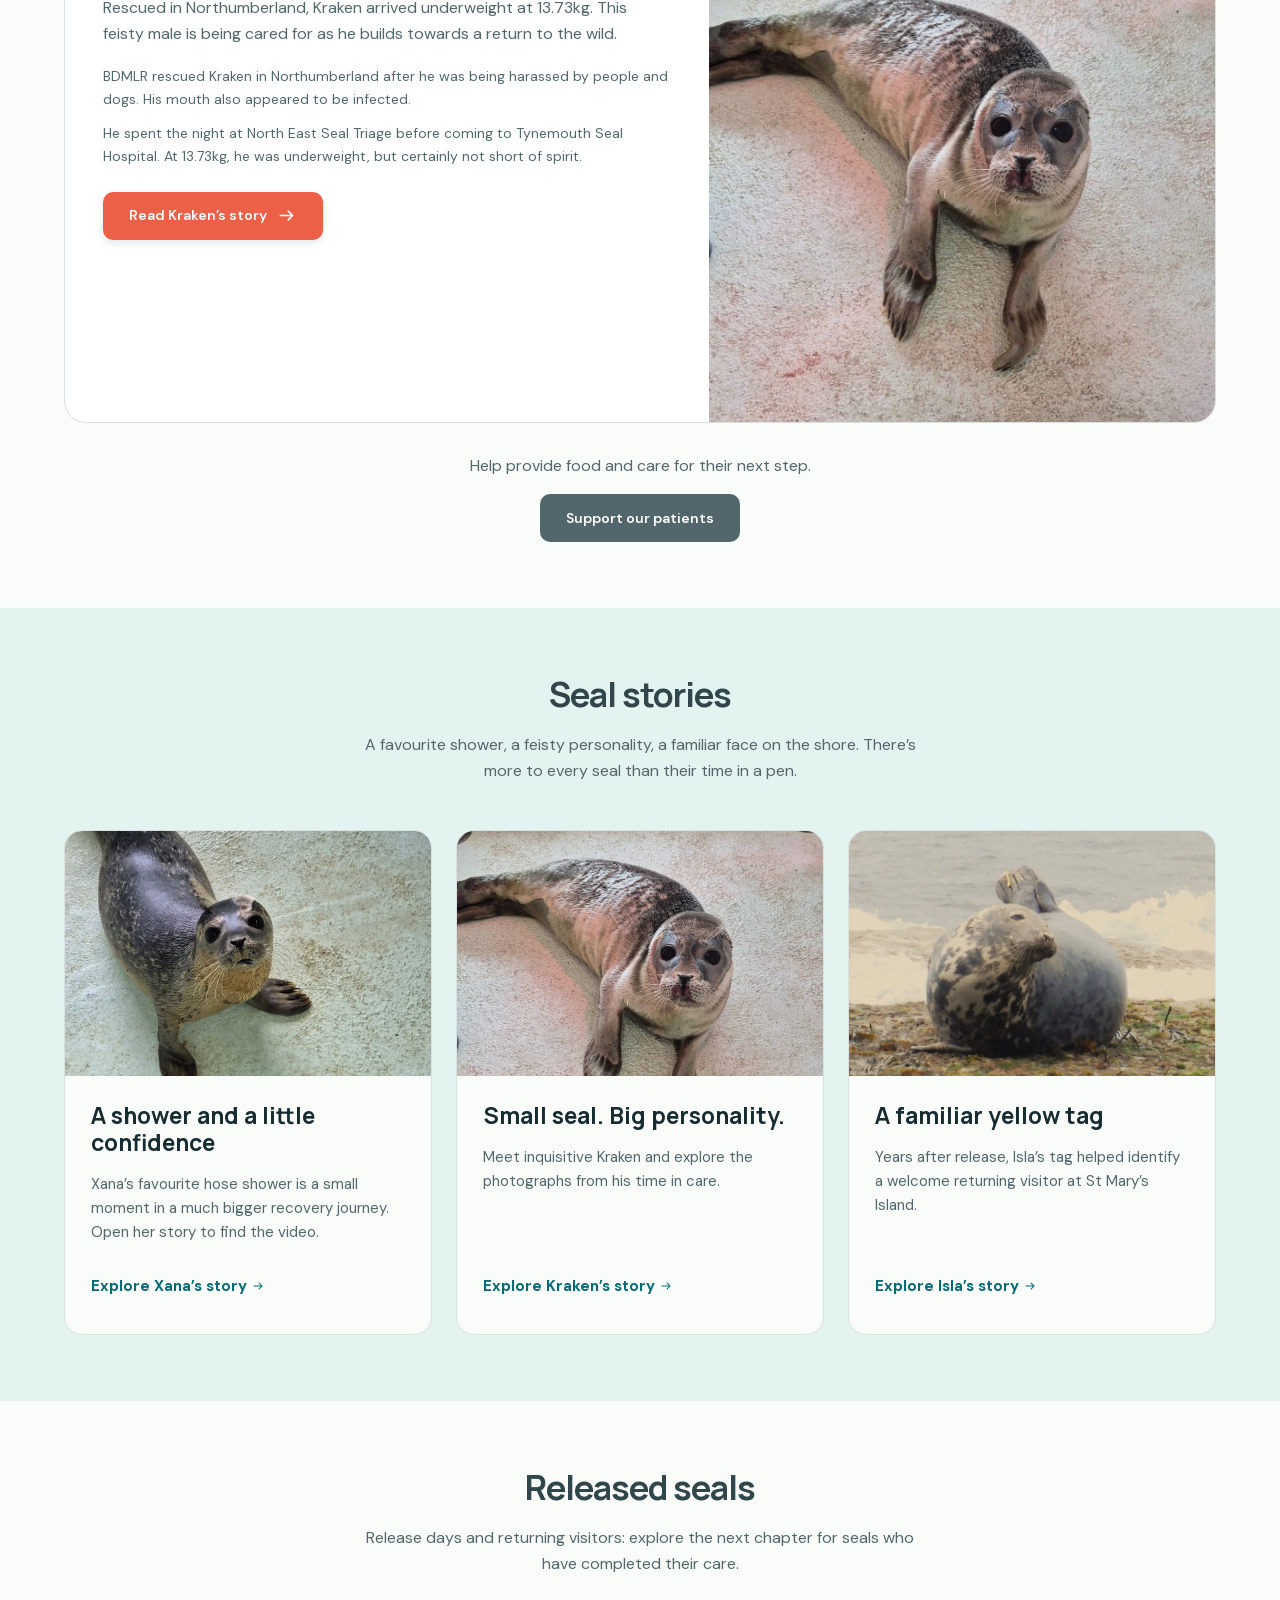
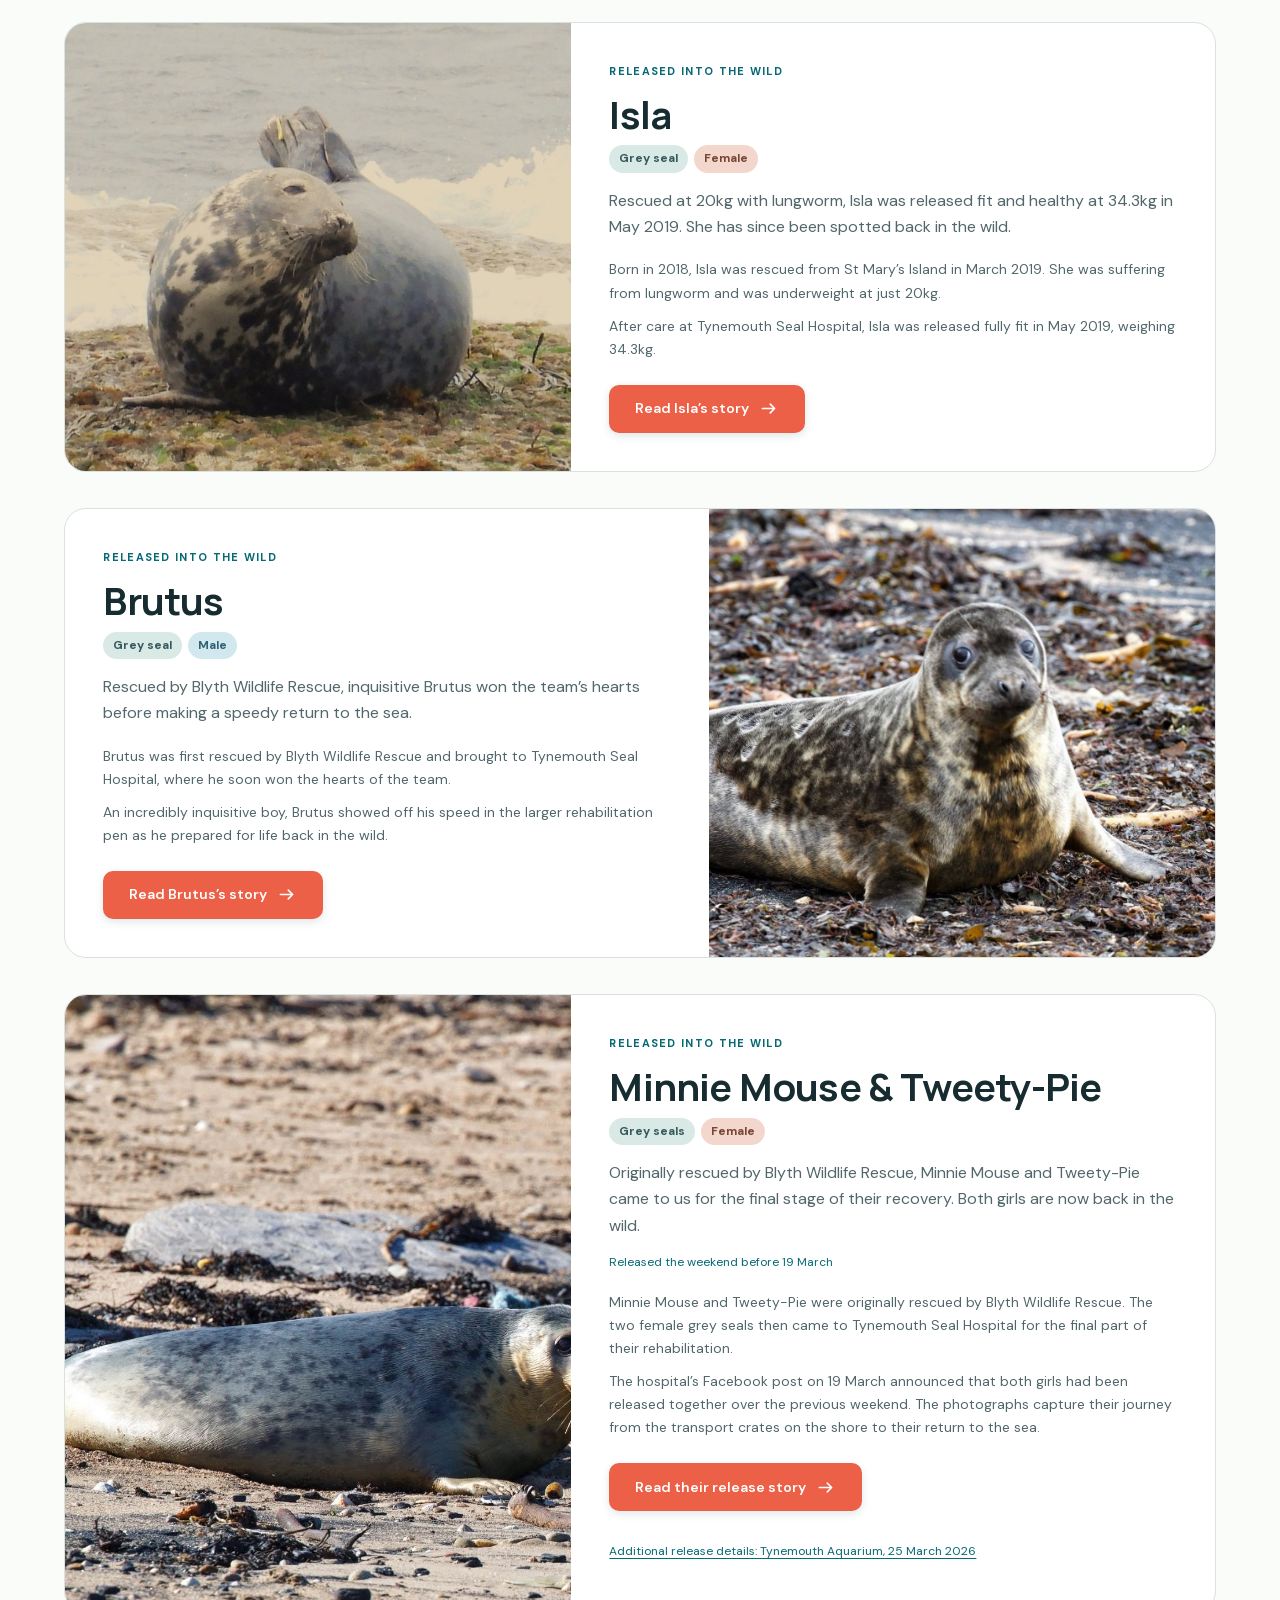
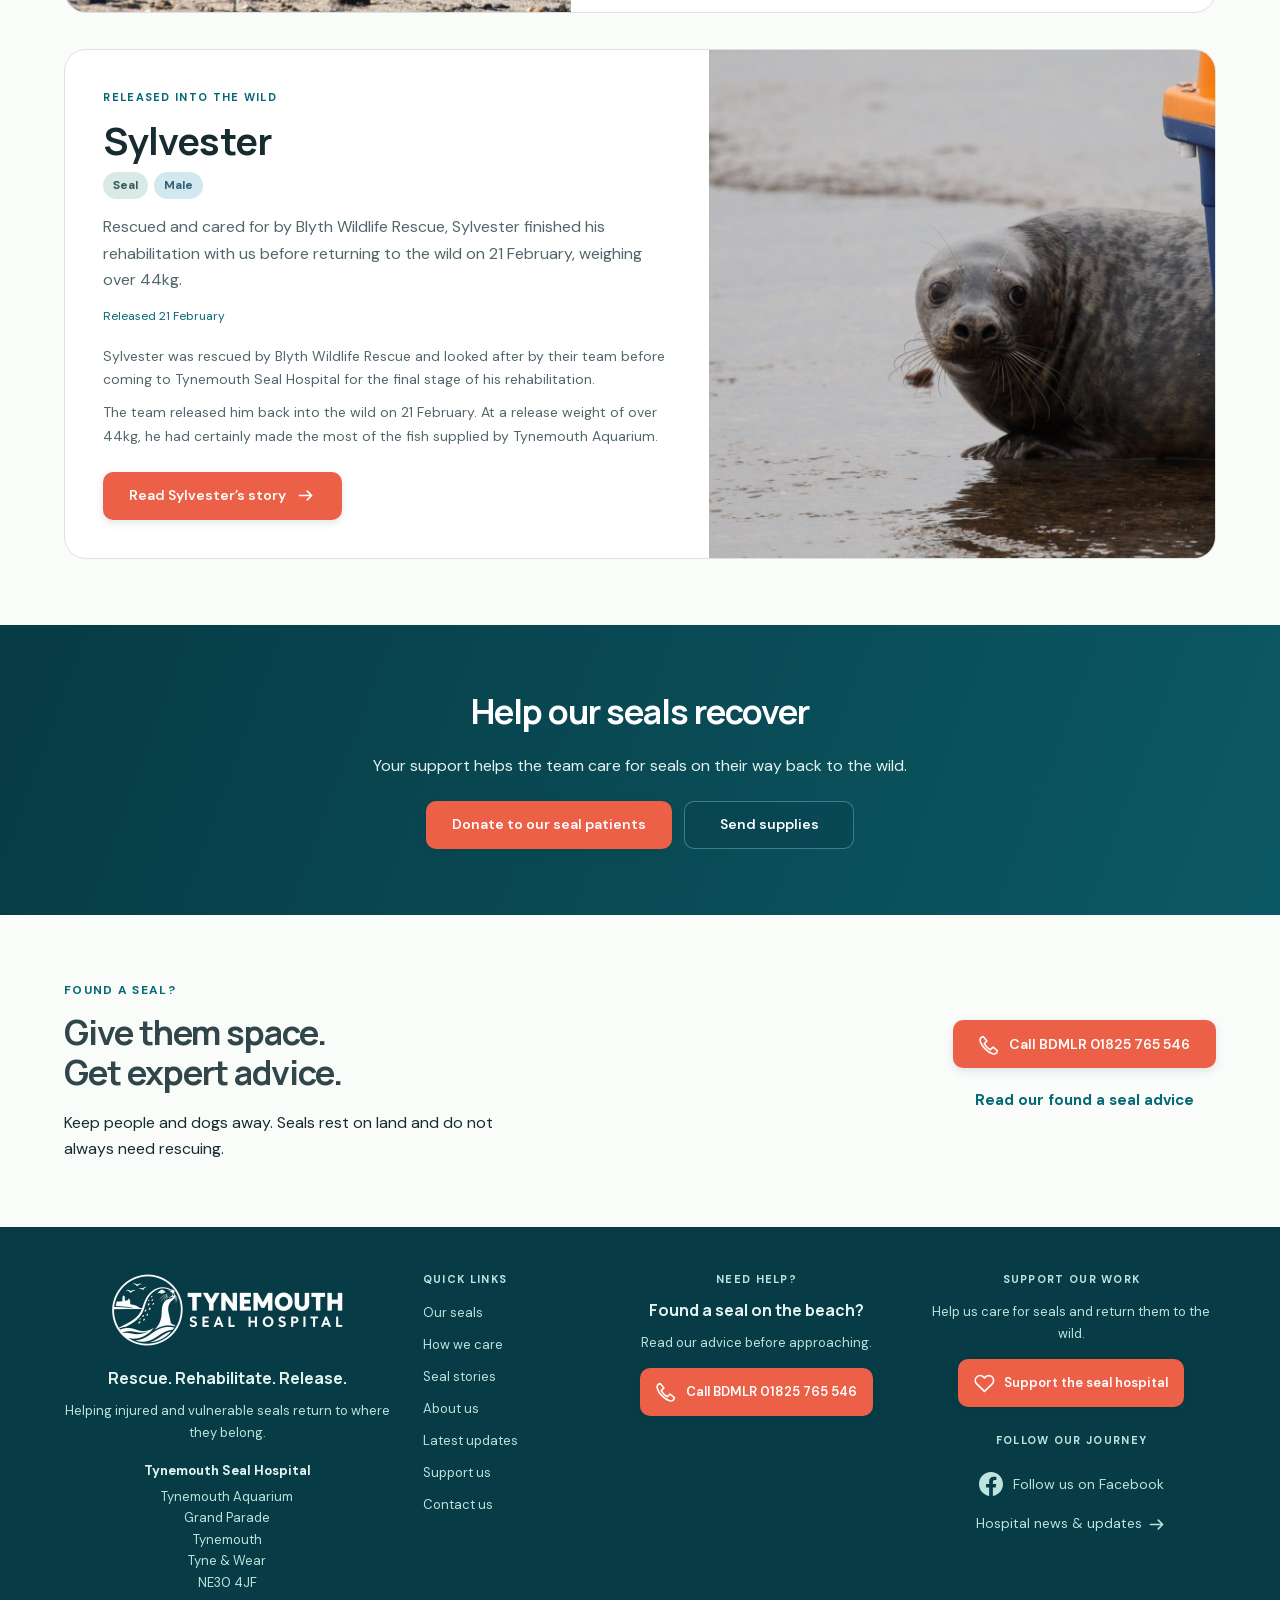
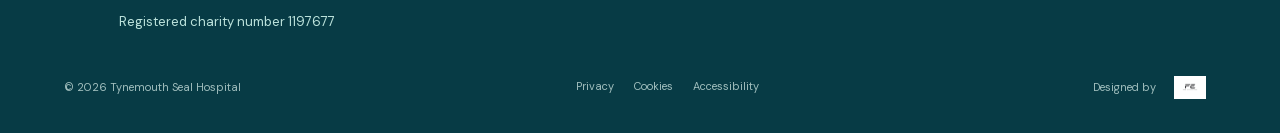
<file: seals.html>
<!doctype html>

<html lang="en-GB" class="no-js">
  <head>
    <meta charset="utf-8" />
    <meta content="width=device-width, initial-scale=1" name="viewport" />
    <meta
      content="Meet Xana and Kraken, explore seal stories, and discover the release journeys of Isla, Brutus, Minnie Mouse and Tweety Pie."
      name="description"
    />
    <meta content="#073B45" name="theme-color" />
    <title>Our Seals | Current Patients, Stories &amp; Releases</title>
    <link href="favicon.ico?v=de065ad5a11a" rel="icon" type="image/x-icon" />
    <link
      href="Images/apple-touch-icon.png?v=dce4ab00bb22"
      rel="apple-touch-icon"
      sizes="180x180"
    />
    <link href="site.webmanifest?v=2ada047489ae" rel="manifest" />
    <meta content="Seal Hospital" name="apple-mobile-web-app-title" />

    <link href="css/style.css?v=b1d029605840" rel="stylesheet" />
    <script defer src="js/content.js?v=d19296276422"></script>
    <script defer src="js/components.js?v=5a2fe5d29cf4"></script>
    <script defer src="js/main.js?v=95a5c53d2962"></script>
    <link href="css/fonts.css?v=2c46659f9159" rel="stylesheet" />
    <meta content="strict-origin-when-cross-origin" name="referrer" />

    <!-- SEO START -->
    <link
      rel="canonical"
      href="https://jamiefleming.github.io/Tynemouth_seal_hospital/seals.html"
    />
    <meta property="og:type" content="website" />
    <meta property="og:site_name" content="Tynemouth Seal Hospital" />
    <meta
      property="og:title"
      content="Our Seals | Current Patients, Stories &amp; Releases"
    />
    <meta
      property="og:description"
      content="Meet Xana and Kraken, explore seal stories, and discover the release journeys of Isla, Brutus, Minnie Mouse and Tweety Pie."
    />
    <meta
      property="og:url"
      content="https://jamiefleming.github.io/Tynemouth_seal_hospital/seals.html"
    />
    <meta
      property="og:image"
      content="https://jamiefleming.github.io/Tynemouth_seal_hospital/Images/icon-512.png"
    />
    <meta property="og:image:alt" content="Tynemouth Seal Hospital seal logo" />
    <meta property="og:image:width" content="512" />
    <meta property="og:image:height" content="512" />
    <meta property="og:image:type" content="image/png" />
    <meta property="og:locale" content="en_GB" />
    <meta name="twitter:card" content="summary" />
    <meta
      name="twitter:title"
      content="Our Seals | Current Patients, Stories &amp; Releases"
    />
    <meta
      name="twitter:description"
      content="Meet Xana and Kraken, explore seal stories, and discover the release journeys of Isla, Brutus, Minnie Mouse and Tweety Pie."
    />
    <meta
      name="twitter:image"
      content="https://jamiefleming.github.io/Tynemouth_seal_hospital/Images/icon-512.png"
    />
    <meta
      name="twitter:image:alt"
      content="Tynemouth Seal Hospital seal logo"
    />
    <meta name="robots" content="index, follow" />
    <script type="application/ld+json">
      {
        "@context": "https://schema.org",
        "@graph": [
          {
            "@type": "Organization",
            "@id": "https://jamiefleming.github.io/Tynemouth_seal_hospital/#organization",
            "name": "Tynemouth Seal Hospital",
            "url": "https://jamiefleming.github.io/Tynemouth_seal_hospital/",
            "logo": {
              "@type": "ImageObject",
              "url": "https://jamiefleming.github.io/Tynemouth_seal_hospital/Images/icon-512.png",
              "width": 512,
              "height": 512
            },
            "description": "A volunteer-led charity helping sick and injured seals recover and return to the wild.",
            "email": "tynemouthsh@gmail.com",
            "telephone": "+441912581031",
            "identifier": {
              "@type": "PropertyValue",
              "propertyID": "Charity Commission registration number",
              "value": "1197677"
            },
            "location": {
              "@type": "Place",
              "name": "Tynemouth Aquarium",
              "address": {
                "@type": "PostalAddress",
                "streetAddress": "Grand Parade",
                "addressLocality": "Tynemouth",
                "addressRegion": "Tyne and Wear",
                "postalCode": "NE30 4JF",
                "addressCountry": "GB"
              }
            },
            "sameAs": [
              "https://www.facebook.com/TynemouthSeal/",
              "https://register-of-charities.charitycommission.gov.uk/en/charity-search/-/charity-details/5191750"
            ]
          },
          {
            "@type": "WebSite",
            "@id": "https://jamiefleming.github.io/Tynemouth_seal_hospital/#website",
            "url": "https://jamiefleming.github.io/Tynemouth_seal_hospital/",
            "name": "Tynemouth Seal Hospital",
            "inLanguage": "en-GB",
            "publisher": {
              "@id": "https://jamiefleming.github.io/Tynemouth_seal_hospital/#organization"
            }
          },
          {
            "@type": "CollectionPage",
            "@id": "https://jamiefleming.github.io/Tynemouth_seal_hospital/seals.html#webpage",
            "url": "https://jamiefleming.github.io/Tynemouth_seal_hospital/seals.html",
            "name": "Our Seals | Current Patients, Stories & Releases",
            "description": "Meet Xana and Kraken, explore seal stories, and discover the release journeys of Isla, Brutus, Minnie Mouse and Tweety Pie.",
            "inLanguage": "en-GB",
            "isPartOf": {
              "@id": "https://jamiefleming.github.io/Tynemouth_seal_hospital/#website"
            },
            "about": {
              "@id": "https://jamiefleming.github.io/Tynemouth_seal_hospital/#organization"
            }
          }
        ]
      }
    </script>
    <!-- SEO END -->
  </head>
  <body>
    <svg
      aria-hidden="true"
      class="svg-library"
      xmlns="http://www.w3.org/2000/svg"
    >
      <symbol id="icon-shirt" viewBox="0 0 24 24">
        <path d="m8 3-6 4 3 5 3-2v11h8V10l3 2 3-5-6-4a4 4 0 0 1-8 0Z"></path>
      </symbol>
      <symbol id="icon-heart" viewBox="0 0 24 24">
        <path
          d="M20.8 4.6a5.5 5.5 0 0 0-7.8 0L12 5.7l-1.1-1.1a5.5 5.5 0 0 0-7.8 7.8L12 21l8.8-8.6a5.5 5.5 0 0 0 0-7.8Z"
        ></path>
      </symbol>
      <symbol id="icon-arrow" viewBox="0 0 24 24">
        <path d="M5 12h14m-5-5 5 5-5 5"></path>
      </symbol>
      <symbol id="icon-ring" viewBox="0 0 24 24">
        <circle cx="12" cy="12" r="10"></circle>
        <circle cx="12" cy="12" r="5"></circle>
        <path d="m5 5 3.5 3.5m7 7L19 19M5 19l3.5-3.5m7-7L19 5"></path>
      </symbol>
      <symbol id="icon-home" viewBox="0 0 24 24">
        <path d="m3 10 9-7 9 7v11H3Zm6 11V11h6v10"></path>
      </symbol>
      <symbol id="icon-waves" viewBox="0 0 24 24">
        <path
          d="M2 6c4-4 6 4 10 0s6 4 10 0M2 12c4-4 6 4 10 0s6 4 10 0M2 18c4-4 6 4 10 0s6 4 10 0"
        ></path>
      </symbol>
      <symbol id="icon-pin" viewBox="0 0 24 24">
        <path d="M20 10c0 6-8 12-8 12S4 16 4 10a8 8 0 1 1 16 0Z"></path>
        <circle cx="12" cy="10" r="2.5"></circle>
      </symbol>
      <symbol id="icon-person" viewBox="0 0 24 24">
        <circle cx="12" cy="6" r="3"></circle>
        <path d="M5 21v-5c0-5 14-5 14 0v5M7 12h10"></path>
      </symbol>
      <symbol id="icon-eye" viewBox="0 0 24 24">
        <path d="M1 12s4-8 11-8 11 8 11 8-4 8-11 8S1 12 1 12Z"></path>
        <circle cx="12" cy="12" r="3"></circle>
      </symbol>
      <symbol id="icon-phone" viewBox="0 0 24 24">
        <path
          d="m5 3 4 5-3 3a16 16 0 0 0 7 7l3-3 5 4c-1 7-9 3-14-2S-2 4 5 3Z"
        ></path>
      </symbol>
      <symbol id="icon-box" viewBox="0 0 24 24">
        <path d="m12 2 9 5v10l-9 5-9-5V7Zm0 10 9-5M3 7l9 5v10M7 4l10 6"></path>
      </symbol>
      <symbol id="icon-building" viewBox="0 0 24 24">
        <path d="M4 22V2h16v20ZM8 6v4m8-4v4m-8 4v4m8-4v4"></path>
      </symbol>
      <symbol id="icon-chat" viewBox="0 0 24 24">
        <path d="M21 11a9 9 0 0 1-13 8l-6 3 2-6a9 9 0 1 1 17-5Z"></path>
      </symbol>
      <symbol id="icon-lock" viewBox="0 0 24 24">
        <rect height="12" rx="2" width="14" x="5" y="10"></rect>
        <path d="M8 10V6a4 4 0 0 1 8 0v4"></path>
      </symbol>
    </svg>

    <a class="skip-link" href="#main">Skip to content</a>
    <header class="site-header">
      <div class="container header-inner">
        <a
          aria-label="Tynemouth Seal Hospital home"
          class="brand"
          href="index.html"
          ><img
            alt="Tynemouth Seal Hospital"
            height="724"
            src="Images/optimized/logo.webp"
            width="2172" /></a
        ><button
          aria-controls="navigation"
          aria-expanded="false"
          class="menu-toggle"
          type="button"
        >
          <span class="visually-hidden">Toggle navigation</span
          ><span aria-hidden="true" class="menu-bars"></span>
        </button>
        <nav aria-label="Main navigation" id="navigation">
          <a href="index.html">Home</a><a href="about.html">About us</a
          ><a href="seals.html" aria-current="page">Our seals</a
          ><a href="updates.html">Updates</a
          ><a href="support.html">Support us</a
          ><a href="contact.html">Contact us</a
          ><a class="button button-coral nav-donate" href="support.html#donate"
            >Donate
            <svg aria-hidden="true" class="icon">
              <use href="#icon-heart"></use></svg
          ></a>
        </nav>
      </div>
    </header>

    <main class="seal-directory" id="main" tabindex="-1">
      <section aria-labelledby="seals-title" class="seal-page-hero">
        <div class="container seal-page-hero-grid">
          <div>
            <p class="eyebrow">Our seals</p>
            <h1 id="seals-title">Every seal<br />has a <span>story.</span></h1>
            <p>
              From the first feed to the first swim back at sea. Meet our
              patients and the seals who have already found their way home.
            </p>
            <div class="button-row">
              <a class="button button-coral" href="#patients"
                >Meet our patients</a
              ><a class="button button-glass" href="#releases"
                >See our releases</a
              >
            </div>
          </div>
          <figure>
            <img
              alt="Brutus in the sea after his release"
              height="1067"
              src="Images/brutus_3.jpg"
              width="1600"
            />
            <figcaption>Brutus · back in the wild</figcaption>
          </figure>
        </div>
      </section>
      <nav aria-label="Explore our seals" class="about-jump-links">
        <div class="container">
          <a href="#patients">Current patients</a
          ><a href="#stories">Seal stories</a><a href="#releases">Releases</a>
        </div>
      </nav>
      <section class="section" id="patients">
        <div class="container">
          <div class="section-heading">
            <h2>Current patients</h2>
            <p>
              Get to know the patients in our care, their rescue stories and the
              milestones along the way.
            </p>
          </div>
          <div
            class="seal-profile-list"
            data-cards="patients"
            data-variant="expanded"
          ></div>
          <noscript
            ><p>Enable JavaScript to view the patient profiles.</p></noscript
          >
          <div class="patient-support-note">
            <p>Help provide food and care for their next step.</p>
            <a class="button button-slate" href="support.html#donate"
              >Support our patients</a
            >
          </div>
        </div>
      </section>
      <section class="section seal-moments" id="stories">
        <div class="container">
          <div class="section-heading">
            <h2>Seal stories</h2>
            <p>
              A favourite shower, a feisty personality, a familiar face on the
              shore. There’s more to every seal than their time in a pen.
            </p>
          </div>
          <div class="seal-moments-grid" data-cards="sealStories"></div>
        </div>
      </section>
      <section class="section" id="releases">
        <div class="container">
          <div class="section-heading">
            <h2>Released seals</h2>
            <p>
              Release days and returning visitors: explore the next chapter for
              seals who have completed their care.
            </p>
          </div>
          <div
            class="seal-profile-list"
            data-cards="releases"
            data-variant="expanded"
          ></div>
        </div>
      </section>
      <section class="section seals-support">
        <div class="container">
          <h2>Help our seals recover</h2>
          <p>
            Your support helps the team care for seals on their way back to the
            wild.
          </p>
          <div class="button-row">
            <a class="button button-coral" href="index.html#donate"
              >Donate to our seal patients</a
            ><a
              class="button button-glass"
              href="https://www.amazon.co.uk/hz/wishlist/ls/N7QC7FGDB0TE?ref_=wl_share"
              >Send supplies</a
            >
          </div>
        </div>
      </section>
      <section class="section seal-page-advice">
        <div class="container">
          <div>
            <p class="eyebrow">Found a seal?</p>
            <h2>Give them space.<br />Get expert advice.</h2>
            <p>
              Keep people and dogs away. Seals rest on land and do not always
              need rescuing.
            </p>
          </div>
          <div>
            <a class="button button-coral" href="tel:01825765546"
              ><svg aria-hidden="true" class="icon">
                <use href="#icon-phone"></use></svg
              >Call BDMLR 01825 765 546</a
            ><a class="text-link" href="index.html#found-a-seal"
              >Read our found a seal advice</a
            >
          </div>
        </div>
      </section>
    </main>
    <footer class="site-footer" id="contact">
      <div class="container">
        <div class="footer-grid">
          <div class="footer-about">
            <img
              alt="Tynemouth Seal Hospital"
              height="80"
              loading="lazy"
              src="Images/optimized/logo_white.webp"
              width="240"
            />
            <h3>Rescue. Rehabilitate. Release.</h3>
            <p>
              Helping injured and vulnerable seals return to where they belong.
            </p>
            <address>
              <strong>Tynemouth Seal Hospital</strong><br />Tynemouth
              Aquarium<br />Grand Parade<br />Tynemouth<br />Tyne &amp; Wear<br />NE30
              4JF
            </address>
            <p class="footer-charity">
              <a
                href="https://register-of-charities.charitycommission.gov.uk/en/charity-search/-/charity-details/5191750"
                rel="noopener noreferrer"
                target="_blank"
                >Registered charity number 1197677</a
              >
            </p>
          </div>
          <nav aria-label="Footer navigation">
            <p class="eyebrow">Quick links</p>
            <a href="seals.html#patients">Our seals</a
            ><a href="about.html#our-care">How we care</a
            ><a href="seals.html#releases">Seal stories</a
            ><a href="about.html">About us</a
            ><a href="updates.html">Latest updates</a
            ><a href="support.html">Support us</a>
            <a href="contact.html">Contact us</a>
          </nav>
          <div>
            <p class="eyebrow">Need help?</p>
            <h3>Found a seal on the beach?</h3>
            <p>
              Read our <a href="index.html#found-a-seal">advice</a> before
              approaching.
            </p>
            <a class="button button-coral" href="tel:01825765546"
              ><svg aria-hidden="true" class="icon">
                <use href="#icon-phone"></use>
              </svg>
              Call BDMLR 01825 765 546</a
            >
          </div>
          <div>
            <p class="eyebrow">Support our work</p>
            <p>Help us care for seals and return them to the wild.</p>
            <a class="button button-coral" href="support.html#donate"
              ><svg aria-hidden="true" class="icon">
                <use href="#icon-heart"></use>
              </svg>
              Support the seal hospital</a
            >
            <p class="eyebrow follow-title">Follow our journey</p>
            <a
              class="footer-facebook"
              href="https://www.facebook.com/TynemouthSeal/"
              target="_blank"
              rel="noopener noreferrer"
              aria-label="Tynemouth Seal Hospital on Facebook (opens in a new tab)"
            >
              <svg
                class="icon"
                viewBox="0 0 24 24"
                aria-hidden="true"
                focusable="false"
              >
                <path
                  fill="currentColor"
                  stroke="none"
                  d="M24 12.073C24 5.405 18.627 0 12 0S0 5.405 0 12.073c0 6.026 4.388 11.021 10.125 11.927v-8.437H7.078v-3.49h3.047V9.413c0-3.025 1.792-4.697 4.533-4.697 1.312 0 2.686.236 2.686.236v2.971h-1.513c-1.491 0-1.956.931-1.956 1.887v2.263h3.328l-.532 3.49h-2.796V24C19.612 23.094 24 18.099 24 12.073Z"
                />
              </svg>
              Follow us on Facebook
            </a>
            <a href="updates.html"
              >Hospital news &amp; updates
              <svg aria-hidden="true" class="icon">
                <use href="#icon-arrow"></use></svg
            ></a>
          </div>
        </div>
        <div class="footer-bottom">
          <p>© <span id="year">2026</span> Tynemouth Seal Hospital</p>
          <div>
            <a href="privacy.html">Privacy</a><a href="cookies.html">Cookies</a
            ><button data-policy="accessibility" type="button">
              Accessibility
            </button>
          </div>
          <p class="credit">
            Designed by
            <a
              href="https://www.festudios.co.uk"
              aria-label="FE Studios website"
            >
              <img
                alt="FE Studios"
                height="887"
                loading="lazy"
                src="Images/optimized/fe_studios_logo.webp"
                width="1774"
              />
            </a>
          </p>
        </div>
      </div>
    </footer>

    <dialog aria-labelledby="dialog-title" id="detail-dialog">
      <button aria-label="Close dialog" class="dialog-close" type="button">
        ×
      </button>
      <p class="eyebrow">Tynemouth Seal Hospital</p>
      <h2 id="dialog-title">More information</h2>
      <div id="dialog-content"></div>
      <button class="button button-slate dialog-done" type="button">
        Close
      </button>
    </dialog>
  </body>
</html>
</file>
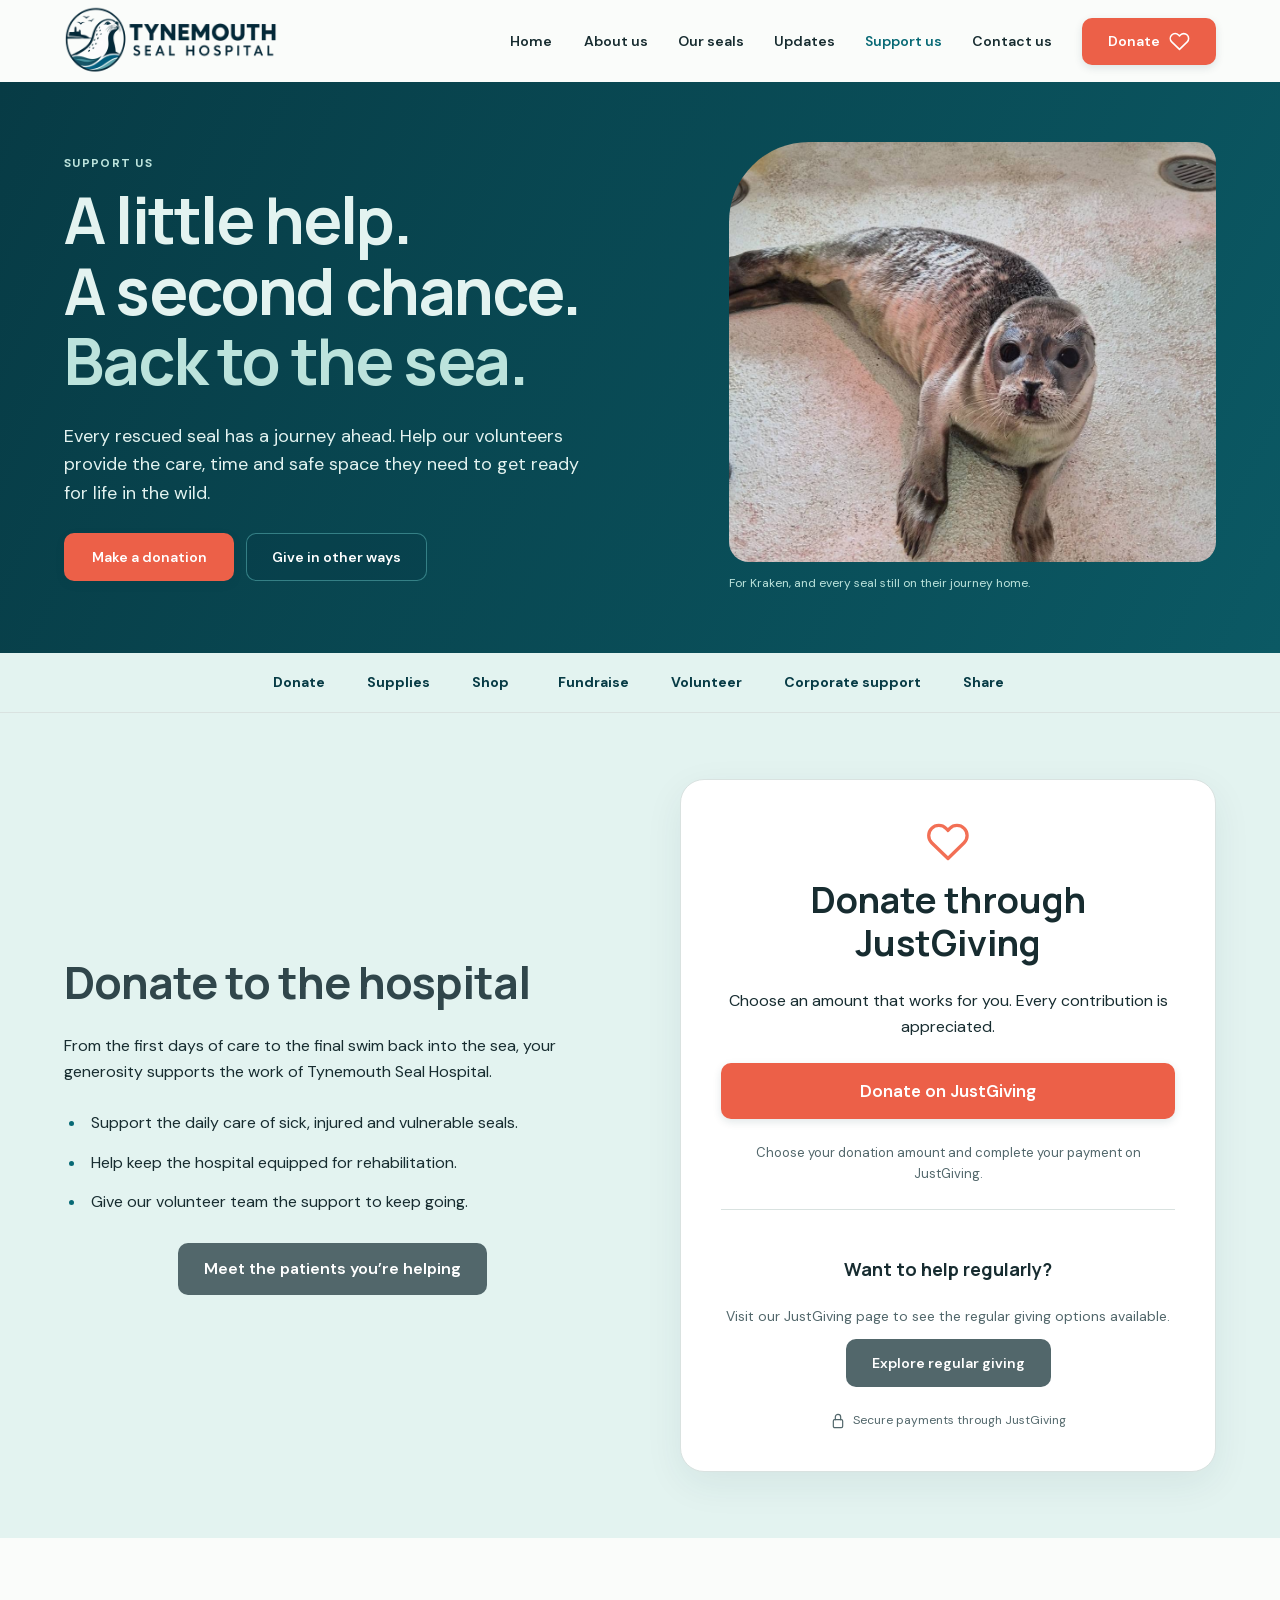
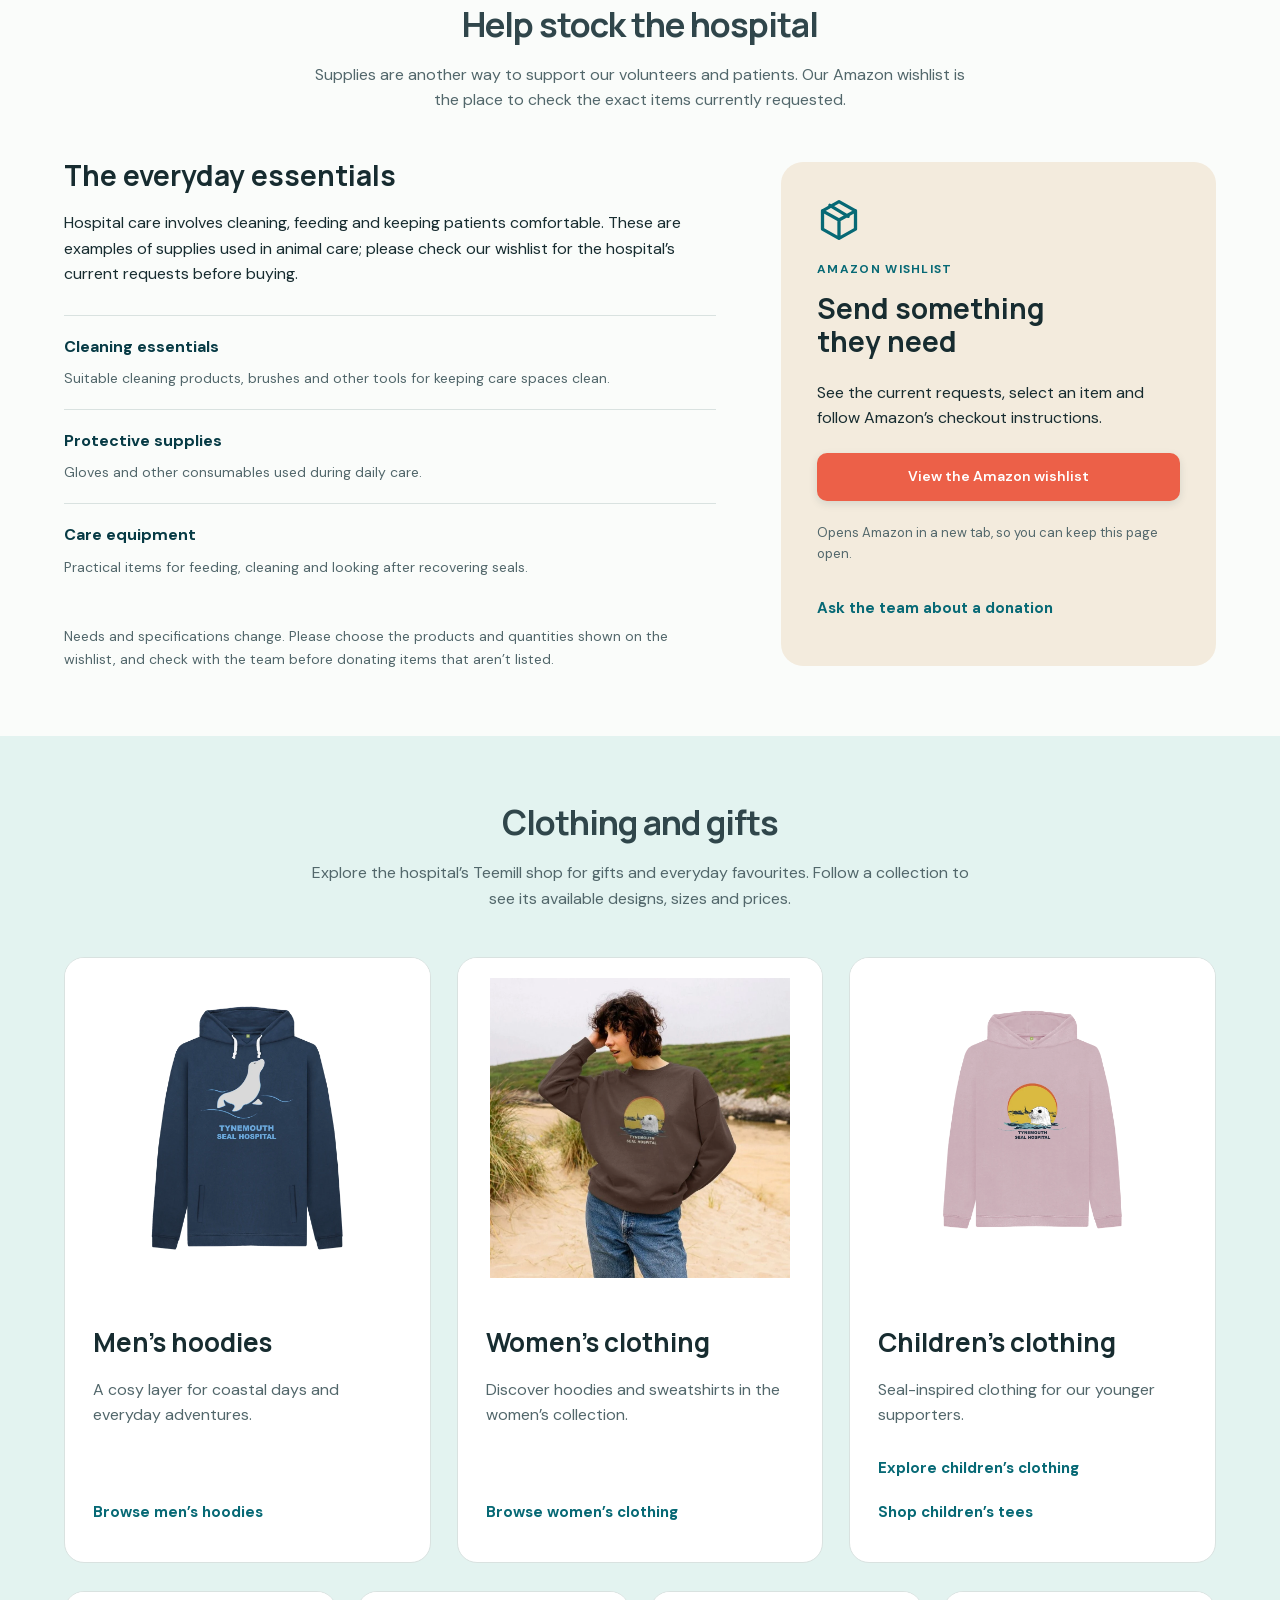
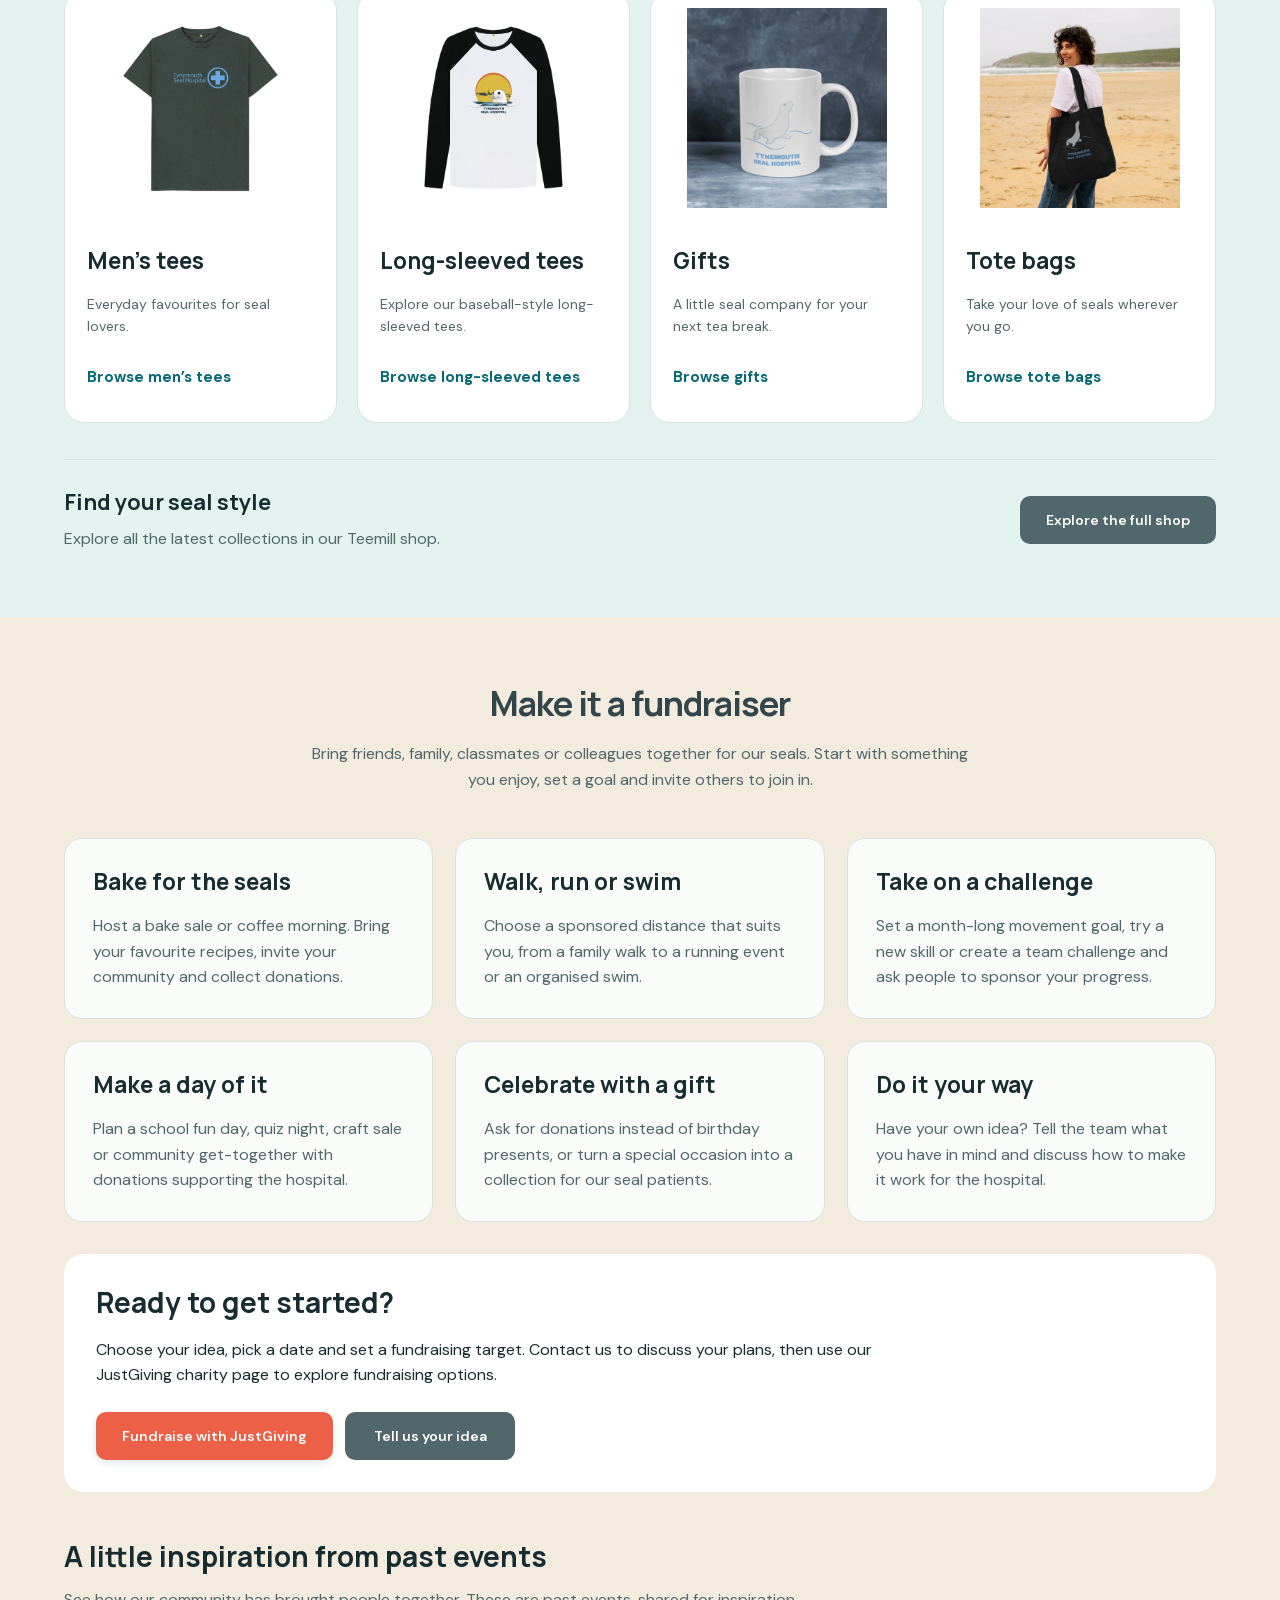
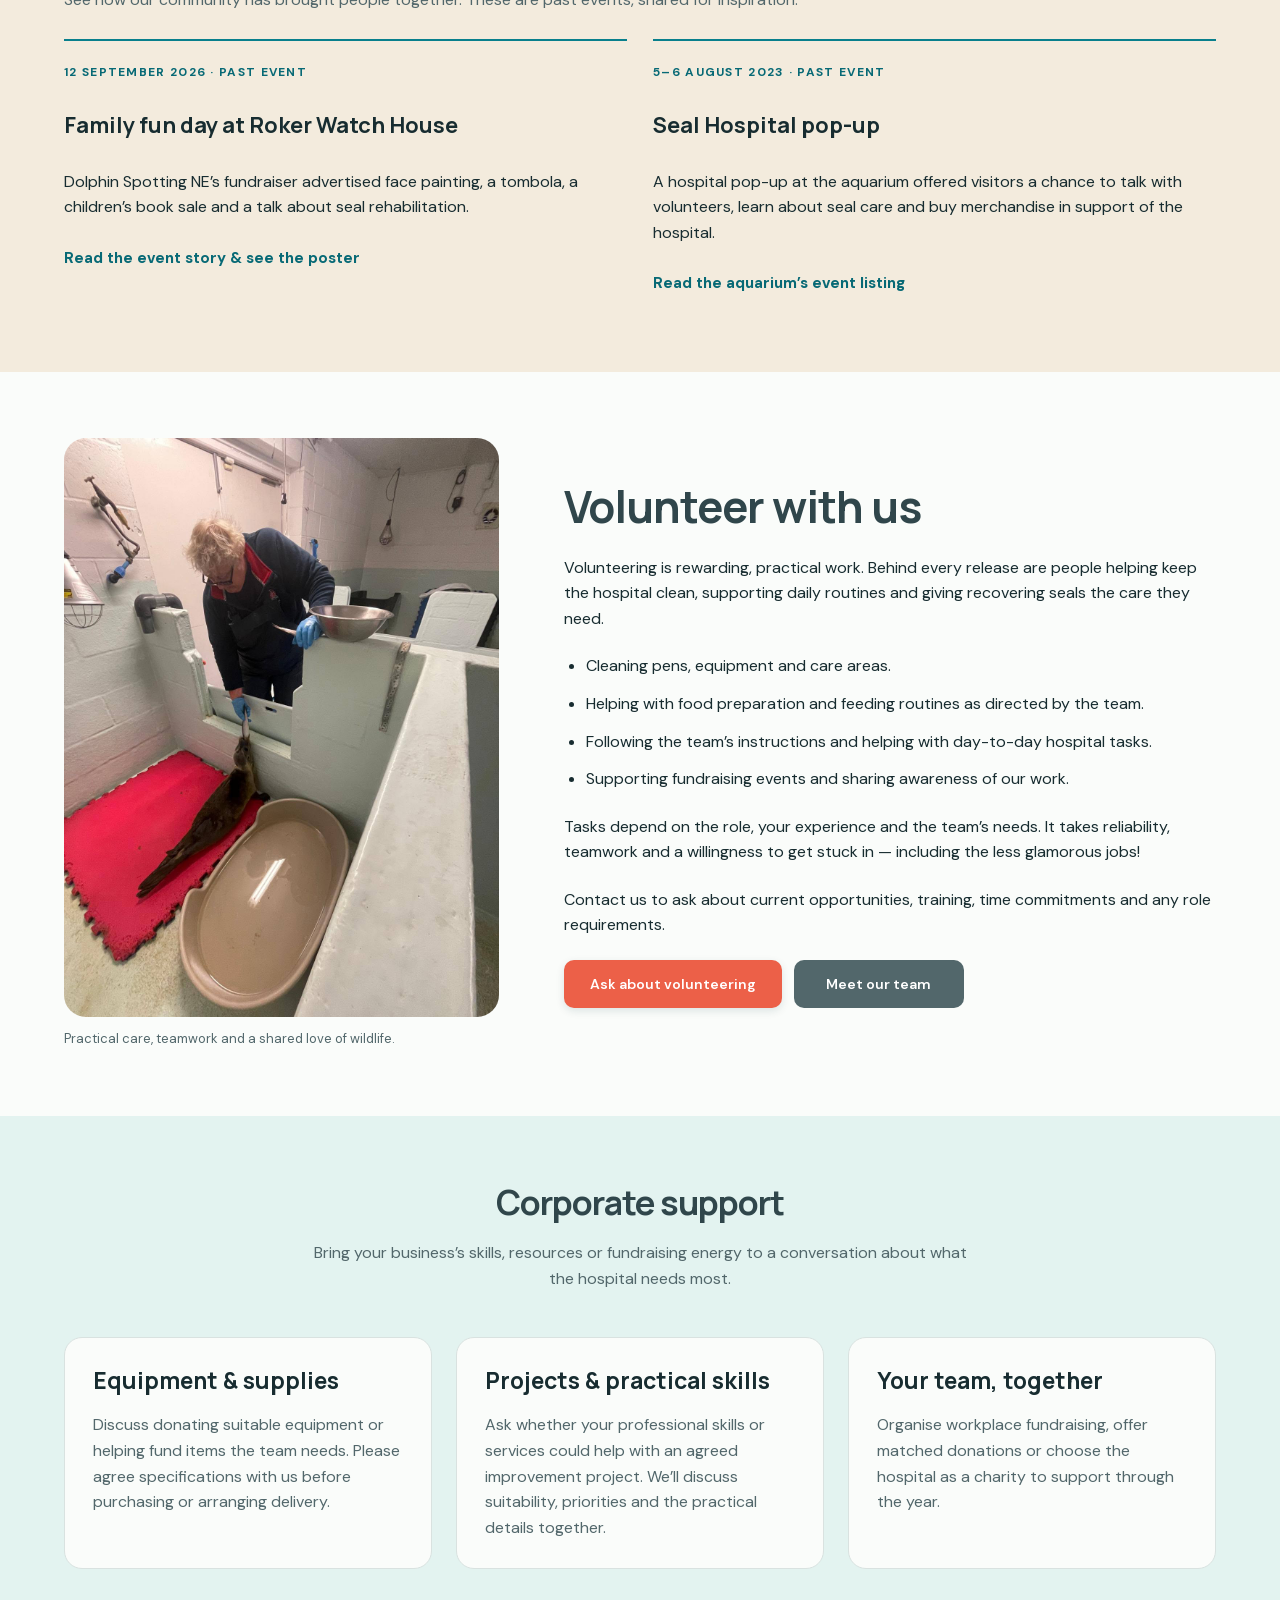
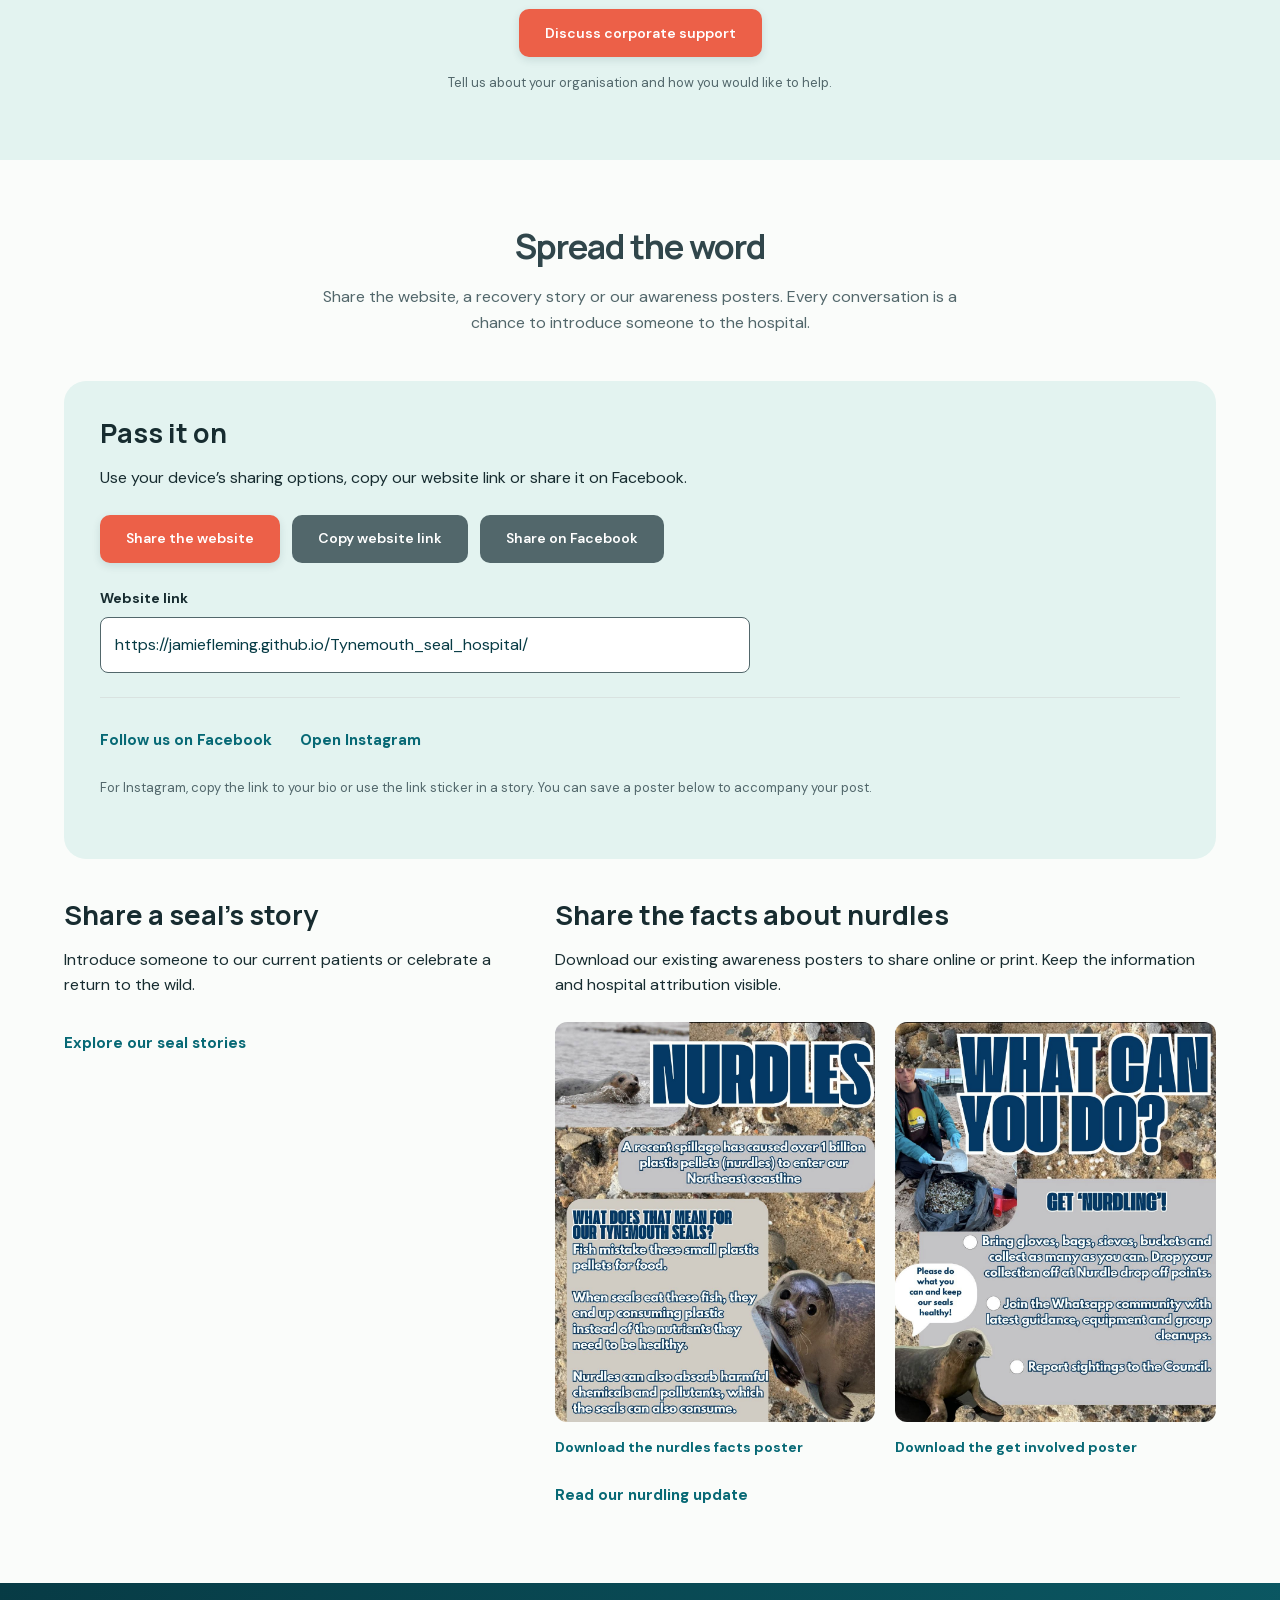
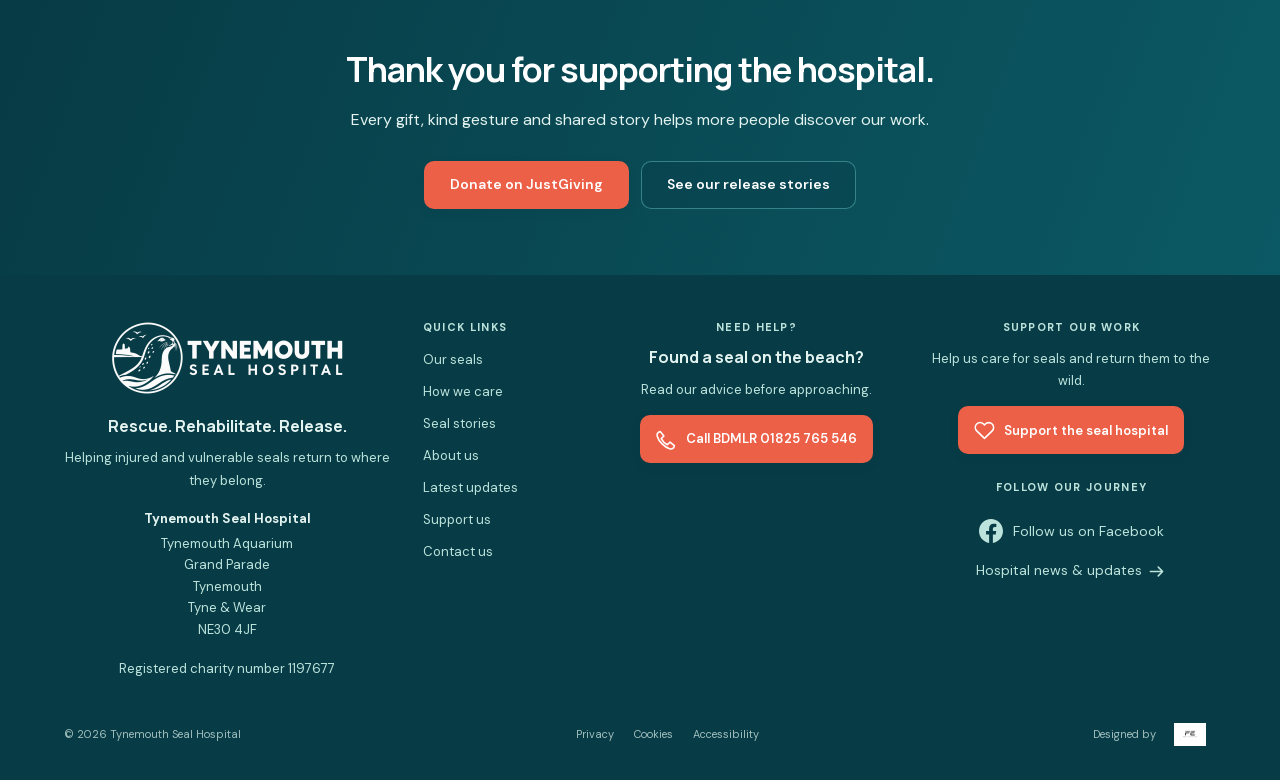
<file: support.html>
<!doctype html>

<html lang="en-GB" class="no-js">
  <head>
    <meta charset="utf-8" />
    <meta content="width=device-width, initial-scale=1" name="viewport" />
    <meta
      content="Help rescued seals return to the wild. Donate through JustGiving, explore our supplies wishlist and shop Tynemouth Seal Hospital merchandise."
      name="description"
    />
    <meta content="#073B45" name="theme-color" />
    <title>Support Us | Tynemouth Seal Hospital</title>
    <link href="favicon.ico?v=de065ad5a11a" rel="icon" type="image/x-icon" />
    <link
      href="Images/apple-touch-icon.png?v=dce4ab00bb22"
      rel="apple-touch-icon"
      sizes="180x180"
    />
    <link href="site.webmanifest?v=2ada047489ae" rel="manifest" />
    <meta content="Seal Hospital" name="apple-mobile-web-app-title" />

    <link href="css/style.css?v=b1d029605840" rel="stylesheet" />
    <script defer src="js/content.js?v=d19296276422"></script>
    <script defer src="js/components.js?v=5a2fe5d29cf4"></script>
    <script defer src="js/main.js?v=95a5c53d2962"></script>
    <script defer src="js/support.js?v=a611e384d1ff"></script>
    <link href="css/fonts.css?v=2c46659f9159" rel="stylesheet" />
    <meta content="strict-origin-when-cross-origin" name="referrer" />

    <!-- SEO START -->
    <link
      rel="canonical"
      href="https://jamiefleming.github.io/Tynemouth_seal_hospital/support.html"
    />
    <meta property="og:type" content="website" />
    <meta property="og:site_name" content="Tynemouth Seal Hospital" />
    <meta property="og:title" content="Support Us | Tynemouth Seal Hospital" />
    <meta
      property="og:description"
      content="Help rescued seals return to the wild. Donate through JustGiving, explore our supplies wishlist and shop Tynemouth Seal Hospital merchandise."
    />
    <meta
      property="og:url"
      content="https://jamiefleming.github.io/Tynemouth_seal_hospital/support.html"
    />
    <meta
      property="og:image"
      content="https://jamiefleming.github.io/Tynemouth_seal_hospital/Images/icon-512.png"
    />
    <meta property="og:image:alt" content="Tynemouth Seal Hospital seal logo" />
    <meta property="og:image:width" content="512" />
    <meta property="og:image:height" content="512" />
    <meta property="og:image:type" content="image/png" />
    <meta property="og:locale" content="en_GB" />
    <meta name="twitter:card" content="summary" />
    <meta name="twitter:title" content="Support Us | Tynemouth Seal Hospital" />
    <meta
      name="twitter:description"
      content="Help rescued seals return to the wild. Donate through JustGiving, explore our supplies wishlist and shop Tynemouth Seal Hospital merchandise."
    />
    <meta
      name="twitter:image"
      content="https://jamiefleming.github.io/Tynemouth_seal_hospital/Images/icon-512.png"
    />
    <meta
      name="twitter:image:alt"
      content="Tynemouth Seal Hospital seal logo"
    />
    <meta name="robots" content="index, follow" />
    <script type="application/ld+json">
      {
        "@context": "https://schema.org",
        "@graph": [
          {
            "@type": "Organization",
            "@id": "https://jamiefleming.github.io/Tynemouth_seal_hospital/#organization",
            "name": "Tynemouth Seal Hospital",
            "url": "https://jamiefleming.github.io/Tynemouth_seal_hospital/",
            "logo": {
              "@type": "ImageObject",
              "url": "https://jamiefleming.github.io/Tynemouth_seal_hospital/Images/icon-512.png",
              "width": 512,
              "height": 512
            },
            "description": "A volunteer-led charity helping sick and injured seals recover and return to the wild.",
            "email": "tynemouthsh@gmail.com",
            "telephone": "+441912581031",
            "identifier": {
              "@type": "PropertyValue",
              "propertyID": "Charity Commission registration number",
              "value": "1197677"
            },
            "location": {
              "@type": "Place",
              "name": "Tynemouth Aquarium",
              "address": {
                "@type": "PostalAddress",
                "streetAddress": "Grand Parade",
                "addressLocality": "Tynemouth",
                "addressRegion": "Tyne and Wear",
                "postalCode": "NE30 4JF",
                "addressCountry": "GB"
              }
            },
            "sameAs": [
              "https://www.facebook.com/TynemouthSeal/",
              "https://register-of-charities.charitycommission.gov.uk/en/charity-search/-/charity-details/5191750"
            ]
          },
          {
            "@type": "WebSite",
            "@id": "https://jamiefleming.github.io/Tynemouth_seal_hospital/#website",
            "url": "https://jamiefleming.github.io/Tynemouth_seal_hospital/",
            "name": "Tynemouth Seal Hospital",
            "inLanguage": "en-GB",
            "publisher": {
              "@id": "https://jamiefleming.github.io/Tynemouth_seal_hospital/#organization"
            }
          },
          {
            "@type": "WebPage",
            "@id": "https://jamiefleming.github.io/Tynemouth_seal_hospital/support.html#webpage",
            "url": "https://jamiefleming.github.io/Tynemouth_seal_hospital/support.html",
            "name": "Support Us | Tynemouth Seal Hospital",
            "description": "Help rescued seals return to the wild. Donate through JustGiving, explore our supplies wishlist and shop Tynemouth Seal Hospital merchandise.",
            "inLanguage": "en-GB",
            "isPartOf": {
              "@id": "https://jamiefleming.github.io/Tynemouth_seal_hospital/#website"
            },
            "about": {
              "@id": "https://jamiefleming.github.io/Tynemouth_seal_hospital/#organization"
            }
          }
        ]
      }
    </script>
    <!-- SEO END -->
  </head>
  <body>
    <svg
      aria-hidden="true"
      class="svg-library"
      xmlns="http://www.w3.org/2000/svg"
    >
      <symbol id="icon-shirt" viewBox="0 0 24 24">
        <path d="m8 3-6 4 3 5 3-2v11h8V10l3 2 3-5-6-4a4 4 0 0 1-8 0Z"></path>
      </symbol>
      <symbol id="icon-heart" viewBox="0 0 24 24">
        <path
          d="M20.8 4.6a5.5 5.5 0 0 0-7.8 0L12 5.7l-1.1-1.1a5.5 5.5 0 0 0-7.8 7.8L12 21l8.8-8.6a5.5 5.5 0 0 0 0-7.8Z"
        ></path>
      </symbol>
      <symbol id="icon-arrow" viewBox="0 0 24 24">
        <path d="M5 12h14m-5-5 5 5-5 5"></path>
      </symbol>
      <symbol id="icon-ring" viewBox="0 0 24 24">
        <circle cx="12" cy="12" r="10"></circle>
        <circle cx="12" cy="12" r="5"></circle>
        <path d="m5 5 3.5 3.5m7 7L19 19M5 19l3.5-3.5m7-7L19 5"></path>
      </symbol>
      <symbol id="icon-home" viewBox="0 0 24 24">
        <path d="m3 10 9-7 9 7v11H3Zm6 11V11h6v10"></path>
      </symbol>
      <symbol id="icon-waves" viewBox="0 0 24 24">
        <path
          d="M2 6c4-4 6 4 10 0s6 4 10 0M2 12c4-4 6 4 10 0s6 4 10 0M2 18c4-4 6 4 10 0s6 4 10 0"
        ></path>
      </symbol>
      <symbol id="icon-pin" viewBox="0 0 24 24">
        <path d="M20 10c0 6-8 12-8 12S4 16 4 10a8 8 0 1 1 16 0Z"></path>
        <circle cx="12" cy="10" r="2.5"></circle>
      </symbol>
      <symbol id="icon-person" viewBox="0 0 24 24">
        <circle cx="12" cy="6" r="3"></circle>
        <path d="M5 21v-5c0-5 14-5 14 0v5M7 12h10"></path>
      </symbol>
      <symbol id="icon-eye" viewBox="0 0 24 24">
        <path d="M1 12s4-8 11-8 11 8 11 8-4 8-11 8S1 12 1 12Z"></path>
        <circle cx="12" cy="12" r="3"></circle>
      </symbol>
      <symbol id="icon-phone" viewBox="0 0 24 24">
        <path
          d="m5 3 4 5-3 3a16 16 0 0 0 7 7l3-3 5 4c-1 7-9 3-14-2S-2 4 5 3Z"
        ></path>
      </symbol>
      <symbol id="icon-box" viewBox="0 0 24 24">
        <path d="m12 2 9 5v10l-9 5-9-5V7Zm0 10 9-5M3 7l9 5v10M7 4l10 6"></path>
      </symbol>
      <symbol id="icon-building" viewBox="0 0 24 24">
        <path d="M4 22V2h16v20ZM8 6v4m8-4v4m-8 4v4m8-4v4"></path>
      </symbol>
      <symbol id="icon-chat" viewBox="0 0 24 24">
        <path d="M21 11a9 9 0 0 1-13 8l-6 3 2-6a9 9 0 1 1 17-5Z"></path>
      </symbol>
      <symbol id="icon-lock" viewBox="0 0 24 24">
        <rect height="12" rx="2" width="14" x="5" y="10"></rect>
        <path d="M8 10V6a4 4 0 0 1 8 0v4"></path>
      </symbol>
    </svg>

    <a class="skip-link" href="#main">Skip to content</a>
    <header class="site-header">
      <div class="container header-inner">
        <a
          aria-label="Tynemouth Seal Hospital home"
          class="brand"
          href="index.html"
          ><img
            alt="Tynemouth Seal Hospital"
            height="724"
            src="Images/optimized/logo.webp"
            width="2172" /></a
        ><button
          aria-controls="navigation"
          aria-expanded="false"
          class="menu-toggle"
          type="button"
        >
          <span class="visually-hidden">Toggle navigation</span
          ><span aria-hidden="true" class="menu-bars"></span>
        </button>
        <nav aria-label="Main navigation" id="navigation">
          <a href="index.html">Home</a><a href="about.html">About us</a
          ><a href="seals.html">Our seals</a><a href="updates.html">Updates</a
          ><a href="support.html" aria-current="page">Support us</a
          ><a href="contact.html">Contact us</a
          ><a class="button button-coral nav-donate" href="support.html#donate"
            >Donate
            <svg aria-hidden="true" class="icon">
              <use href="#icon-heart"></use></svg
          ></a>
        </nav>
      </div>
    </header>

    <main class="support-page" id="main" tabindex="-1">
      <section class="support-hero">
        <div class="container support-hero-grid">
          <div>
            <p class="eyebrow">Support us</p>
            <h1>
              A little help.<br />A second chance.<br /><span
                >Back to the sea.</span
              >
            </h1>
            <p>
              Every rescued seal has a journey ahead. Help our volunteers
              provide the care, time and safe space they need to get ready for
              life in the wild.
            </p>
            <div class="button-row">
              <a class="button button-coral" href="#donate">Make a donation</a
              ><a class="button button-glass" href="#supplies"
                >Give in other ways</a
              >
            </div>
          </div>
          <figure>
            <img
              alt="Kraken, one of our common seal patients"
              height="1306"
              src="Images/kraken_1.jpg"
              width="1117"
            />
            <figcaption>
              For Kraken, and every seal still on their journey home.
            </figcaption>
          </figure>
        </div>
      </section>
      <nav aria-label="Ways to support" class="about-jump-links">
        <div class="container">
          <a href="#donate">Donate</a><a href="#supplies">Supplies</a
          ><a href="#shop">Shop</a><a href="#fundraising">Fundraise</a
          ><a href="#volunteering">Volunteer</a
          ><a href="#corporate">Corporate support</a
          ><a href="#spread-the-word">Share</a>
        </div>
      </nav>
      <section
        aria-labelledby="donation-title"
        class="section support-donations"
        id="donate"
      >
        <div class="container donation-feature">
          <div>
            <h2 id="donation-title">Donate to the hospital</h2>
            <p>
              From the first days of care to the final swim back into the sea,
              your generosity supports the work of Tynemouth Seal Hospital.
            </p>
            <ul class="donation-benefits">
              <li>
                Support the daily care of sick, injured and vulnerable seals.
              </li>
              <li>Help keep the hospital equipped for rehabilitation.</li>
              <li>Give our volunteer team the support to keep going.</li>
            </ul>
            <a
              class="button button-slate donation-patients-link"
              href="seals.html#patients"
              >Meet the patients you’re helping</a
            >
          </div>
          <div class="giving-card">
            <svg aria-hidden="true" class="icon">
              <use href="#icon-heart"></use>
            </svg>
            <h3>Donate through JustGiving</h3>
            <p>
              Choose an amount that works for you. Every contribution is
              appreciated.
            </p>
            <a
              class="button button-coral"
              href="https://www.justgiving.com/charity/tynemouthsealhospital"
              rel="noopener noreferrer"
              target="_blank"
              >Donate on JustGiving</a
            >
            <p class="giving-note">
              Choose your donation amount and complete your payment on
              JustGiving.
            </p>
            <div class="giving-recurring">
              <h4>Want to help regularly?</h4>
              <p>
                Visit our JustGiving page to see the regular giving options
                available.
              </p>
              <a
                class="button button-slate"
                href="https://www.justgiving.com/charity/tynemouthsealhospital"
                rel="noopener noreferrer"
                target="_blank"
                >Explore regular giving</a
              >
            </div>
            <p class="giving-secure">
              <svg aria-hidden="true" class="icon">
                <use href="#icon-lock"></use>
              </svg>
              Secure payments through JustGiving
            </p>
          </div>
        </div>
      </section>
      <section class="section support-supplies" id="supplies">
        <div class="container">
          <div class="section-heading">
            <h2>Help stock the hospital</h2>
            <p>
              Supplies are another way to support our volunteers and patients.
              Our Amazon wishlist is the place to check the exact items
              currently requested.
            </p>
          </div>
          <div class="supplies-layout">
            <div>
              <h3>The everyday essentials</h3>
              <p>
                Hospital care involves cleaning, feeding and keeping patients
                comfortable. These are examples of supplies used in animal care;
                please check our wishlist for the hospital’s current requests
                before buying.
              </p>
              <ul class="supply-list">
                <li>
                  <strong>Cleaning essentials</strong
                  ><span
                    >Suitable cleaning products, brushes and other tools for
                    keeping care spaces clean.</span
                  >
                </li>
                <li>
                  <strong>Protective supplies</strong
                  ><span
                    >Gloves and other consumables used during daily care.</span
                  >
                </li>
                <li>
                  <strong>Care equipment</strong
                  ><span
                    >Practical items for feeding, cleaning and looking after
                    recovering seals.</span
                  >
                </li>
              </ul>
              <p class="supply-note">
                Needs and specifications change. Please choose the products and
                quantities shown on the wishlist, and check with the team before
                donating items that aren’t listed.
              </p>
            </div>
            <aside aria-labelledby="wishlist-title" class="wishlist-card">
              <svg aria-hidden="true" class="icon">
                <use href="#icon-box"></use>
              </svg>
              <p class="eyebrow">Amazon wishlist</p>
              <h3 id="wishlist-title">Send something<br />they need</h3>
              <p>
                See the current requests, select an item and follow Amazon’s
                checkout instructions.
              </p>
              <a
                class="button button-coral"
                href="https://www.amazon.co.uk/hz/wishlist/ls/N7QC7FGDB0TE?ref_=wl_share"
                rel="noopener noreferrer"
                target="_blank"
                >View the Amazon wishlist</a
              >
              <p class="giving-note">
                Opens Amazon in a new tab, so you can keep this page open.
              </p>
              <a
                class="text-link"
                href="https://www.facebook.com/TynemouthSeal/"
                rel="noopener noreferrer"
                target="_blank"
                >Ask the team about a donation</a
              >
            </aside>
          </div>
        </div>
      </section>
      <section class="section support-shop" id="shop">
        <div class="container">
          <div class="section-heading">
            <h2>Clothing and gifts</h2>
            <p>
              Explore the hospital’s Teemill shop for gifts and everyday
              favourites. Follow a collection to see its available designs,
              sizes and prices.
            </p>
          </div>
          <div class="merch-grid merch-featured">
            <article class="merch-card">
              <div class="merch-product-image">
                <img
                  alt="Navy seal hospital hoodie with a white seal design."
                  height="1137"
                  loading="lazy"
                  src="Images/mens_hoodie.webp"
                  width="1080"
                />
              </div>
              <div class="merch-body">
                <h3>Men’s hoodies</h3>
                <p>A cosy layer for coastal days and everyday adventures.</p>
                <a
                  class="text-link"
                  href="https://tynemouthsealhospital.teemill.com/collection/adult-hoodies/"
                  rel="noopener noreferrer"
                  target="_blank"
                  >Browse men’s hoodies</a
                >
              </div>
            </article>
            <article class="merch-card">
              <div class="merch-product-image">
                <img
                  alt="A model wearing a brown seal hospital sweatshirt on the beach."
                  height="1080"
                  loading="lazy"
                  src="Images/womens_jumper.webp"
                  width="1080"
                />
              </div>
              <div class="merch-body">
                <h3>Women’s clothing</h3>
                <p>
                  Discover hoodies and sweatshirts in the women’s collection.
                </p>
                <a
                  class="text-link"
                  href="https://tynemouthsealhospital.teemill.com/collection/womens-hoodies-and-sweatshirts/"
                  rel="noopener noreferrer"
                  target="_blank"
                  >Browse women’s clothing</a
                >
              </div>
            </article>
            <article class="merch-card">
              <div class="merch-product-image">
                <img
                  alt="Pink children’s hoodie featuring the seal hospital logo."
                  height="1137"
                  loading="lazy"
                  src="Images/kids_hoodie.webp"
                  width="1080"
                />
              </div>
              <div class="merch-body">
                <h3>Children’s clothing</h3>
                <p>Seal-inspired clothing for our younger supporters.</p>
                <a
                  class="text-link"
                  href="https://tynemouthsealhospital.teemill.com/"
                  rel="noopener noreferrer"
                  target="_blank"
                  >Explore children’s clothing</a
                ><a
                  class="text-link"
                  href="https://tynemouthsealhospital.teemill.com/collection/childrens-tees/"
                  rel="noopener noreferrer"
                  target="_blank"
                  >Shop children’s tees</a
                >
              </div>
            </article>
          </div>
          <div class="merch-grid merch-secondary">
            <article class="merch-card">
              <div class="merch-product-image">
                <img
                  alt="Dark green T-shirt with a Tynemouth Seal Hospital design."
                  height="1137"
                  loading="lazy"
                  src="Images/mens_tee.webp"
                  width="1080"
                />
              </div>
              <div class="merch-body">
                <h3>Men’s tees</h3>
                <p>Everyday favourites for seal lovers.</p>
                <a
                  class="text-link"
                  href="https://tynemouthsealhospital.teemill.com/collection/adult-tees/"
                  rel="noopener noreferrer"
                  target="_blank"
                  >Browse men’s tees</a
                >
              </div>
            </article>
            <article class="merch-card">
              <div class="merch-product-image">
                <img
                  alt="White baseball tee with black sleeves and a seal hospital logo."
                  height="1137"
                  loading="lazy"
                  src="Images/mens_longsleeve.webp"
                  width="1080"
                />
              </div>
              <div class="merch-body">
                <h3>Long-sleeved tees</h3>
                <p>Explore our baseball-style long-sleeved tees.</p>
                <a
                  class="text-link"
                  href="https://tynemouthsealhospital.teemill.com/collection/adult-baseball-long-sleeved-tees/"
                  rel="noopener noreferrer"
                  target="_blank"
                  >Browse long-sleeved tees</a
                >
              </div>
            </article>
            <article class="merch-card">
              <div class="merch-product-image">
                <img
                  alt="White mug featuring the Tynemouth Seal Hospital seal design."
                  height="1080"
                  loading="lazy"
                  src="Images/mug.webp"
                  width="1080"
                />
              </div>
              <div class="merch-body">
                <h3>Gifts</h3>
                <p>A little seal company for your next tea break.</p>
                <a
                  class="text-link"
                  href="https://tynemouthsealhospital.teemill.com/collection/mugs/"
                  rel="noopener noreferrer"
                  target="_blank"
                  >Browse gifts</a
                >
              </div>
            </article>
            <article class="merch-card">
              <div class="merch-product-image">
                <img
                  alt="A model carrying a black seal hospital tote bag on the beach."
                  height="1080"
                  loading="lazy"
                  src="Images/tote_bag.webp"
                  width="1080"
                />
              </div>
              <div class="merch-body">
                <h3>Tote bags</h3>
                <p>Take your love of seals wherever you go.</p>
                <a
                  class="text-link"
                  href="https://tynemouthsealhospital.teemill.com/collection/tote-bags/"
                  rel="noopener noreferrer"
                  target="_blank"
                  >Browse tote bags</a
                >
              </div>
            </article>
          </div>
          <div class="shop-more">
            <div>
              <h3>Find your seal style</h3>
              <p>Explore all the latest collections in our Teemill shop.</p>
            </div>
            <a
              class="button button-slate"
              href="https://tynemouthsealhospital.teemill.com/"
              rel="noopener noreferrer"
              target="_blank"
              >Explore the full shop</a
            >
          </div>
        </div>
      </section>
      <section class="section support-fundraising" id="fundraising">
        <div class="container">
          <span id="get-involved"></span>
          <div class="section-heading">
            <h2>Make it a fundraiser</h2>
            <p>
              Bring friends, family, classmates or colleagues together for our
              seals. Start with something you enjoy, set a goal and invite
              others to join in.
            </p>
          </div>
          <div class="fundraising-ideas">
            <article>
              <h3>Bake for the seals</h3>
              <p>
                Host a bake sale or coffee morning. Bring your favourite
                recipes, invite your community and collect donations.
              </p>
            </article>
            <article>
              <h3>Walk, run or swim</h3>
              <p>
                Choose a sponsored distance that suits you, from a family walk
                to a running event or an organised swim.
              </p>
            </article>
            <article>
              <h3>Take on a challenge</h3>
              <p>
                Set a month-long movement goal, try a new skill or create a team
                challenge and ask people to sponsor your progress.
              </p>
            </article>
            <article>
              <h3>Make a day of it</h3>
              <p>
                Plan a school fun day, quiz night, craft sale or community
                get-together with donations supporting the hospital.
              </p>
            </article>
            <article>
              <h3>Celebrate with a gift</h3>
              <p>
                Ask for donations instead of birthday presents, or turn a
                special occasion into a collection for our seal patients.
              </p>
            </article>
            <article>
              <h3>Do it your way</h3>
              <p>
                Have your own idea? Tell the team what you have in mind and
                discuss how to make it work for the hospital.
              </p>
            </article>
          </div>
          <div class="support-callout">
            <div>
              <h3>Ready to get started?</h3>
              <p>
                Choose your idea, pick a date and set a fundraising target.
                Contact us to discuss your plans, then use our JustGiving
                charity page to explore fundraising options.
              </p>
            </div>
            <div class="button-row">
              <a
                class="button button-coral"
                href="https://www.justgiving.com/charity/tynemouthsealhospital"
                rel="noopener noreferrer"
                target="_blank"
                >Fundraise with JustGiving</a
              ><a
                class="button button-slate"
                href="contact.html?topic=fundraising#enquiry"
                >Tell us your idea</a
              >
            </div>
          </div>
          <div class="past-fundraisers">
            <h3>A little inspiration from past events</h3>
            <p>
              See how our community has brought people together. These are past
              events, shared for inspiration.
            </p>
            <div class="past-event-grid">
              <article>
                <p class="eyebrow">12 September 2026 · Past event</p>
                <h4>Family fun day at Roker Watch House</h4>
                <p>
                  Dolphin Spotting NE’s fundraiser advertised face painting, a
                  tombola, a children’s book sale and a talk about seal
                  rehabilitation.
                </p>
                <button
                  class="text-link"
                  data-card-collection="updates"
                  data-card-id="family-fun-day-2026-08-27"
                  type="button"
                >
                  Read the event story &amp; see the poster
                </button>
              </article>
              <article>
                <p class="eyebrow">5–6 August 2023 · Past event</p>
                <h4>Seal Hospital pop-up</h4>
                <p>
                  A hospital pop-up at the aquarium offered visitors a chance to
                  talk with volunteers, learn about seal care and buy
                  merchandise in support of the hospital.
                </p>
                <a
                  class="text-link"
                  href="https://www.tynemouthaquarium.co.uk/blog/uncategorised/summer-2023-at-tynemouth-aquarium-whats-on/"
                  rel="noopener noreferrer"
                  target="_blank"
                  >Read the aquarium’s event listing</a
                >
              </article>
            </div>
          </div>
        </div>
      </section>
      <section class="section support-volunteering" id="volunteering">
        <div class="container support-split">
          <figure>
            <img
              alt="A volunteer cleaning a pen at the hospital"
              height="1600"
              loading="lazy"
              src="Images/IWD_.jpg"
              width="1200"
            />
            <figcaption>
              Practical care, teamwork and a shared love of wildlife.
            </figcaption>
          </figure>
          <div>
            <h2>Volunteer with us</h2>
            <p>
              Volunteering is rewarding, practical work. Behind every release
              are people helping keep the hospital clean, supporting daily
              routines and giving recovering seals the care they need.
            </p>
            <ul class="support-bullet-list">
              <li>Cleaning pens, equipment and care areas.</li>
              <li>
                Helping with food preparation and feeding routines as directed
                by the team.
              </li>
              <li>
                Following the team’s instructions and helping with day-to-day
                hospital tasks.
              </li>
              <li>
                Supporting fundraising events and sharing awareness of our work.
              </li>
            </ul>
            <p>
              Tasks depend on the role, your experience and the team’s needs. It
              takes reliability, teamwork and a willingness to get stuck in —
              including the less glamorous jobs!
            </p>
            <p>
              Contact us to ask about current opportunities, training, time
              commitments and any role requirements.
            </p>
            <div class="button-row">
              <a
                class="button button-coral"
                href="contact.html?topic=volunteering#enquiry"
                >Ask about volunteering</a
              ><a class="button button-slate" href="about.html#team"
                >Meet our team</a
              >
            </div>
          </div>
        </div>
      </section>
      <section class="section" id="corporate">
        <div class="container">
          <div class="section-heading">
            <h2>Corporate support</h2>
            <p>
              Bring your business’s skills, resources or fundraising energy to a
              conversation about what the hospital needs most.
            </p>
          </div>
          <div class="corporate-options">
            <article>
              <h3>Equipment &amp; supplies</h3>
              <p>
                Discuss donating suitable equipment or helping fund items the
                team needs. Please agree specifications with us before
                purchasing or arranging delivery.
              </p>
            </article>
            <article>
              <h3>Projects &amp; practical skills</h3>
              <p>
                Ask whether your professional skills or services could help with
                an agreed improvement project. We’ll discuss suitability,
                priorities and the practical details together.
              </p>
            </article>
            <article>
              <h3>Your team, together</h3>
              <p>
                Organise workplace fundraising, offer matched donations or
                choose the hospital as a charity to support through the year.
              </p>
            </article>
          </div>
          <div class="section-action">
            <a
              class="button button-coral"
              href="contact.html?topic=corporate#enquiry"
              >Discuss corporate support</a
            >
            <p class="support-small">
              Tell us about your organisation and how you would like to help.
            </p>
          </div>
        </div>
      </section>
      <section class="section support-sharing" id="spread-the-word">
        <div class="container">
          <div class="section-heading">
            <h2>Spread the word</h2>
            <p>
              Share the website, a recovery story or our awareness posters.
              Every conversation is a chance to introduce someone to the
              hospital.
            </p>
          </div>
          <div class="share-panel">
            <h3>Pass it on</h3>
            <p>
              Use your device’s sharing options, copy our website link or share
              it on Facebook.
            </p>
            <div class="button-row">
              <button
                class="button button-coral"
                id="share-website"
                type="button"
              >
                Share the website</button
              ><button
                class="button button-slate"
                id="copy-website"
                type="button"
              >
                Copy website link</button
              ><a
                class="button button-slate"
                href="https://www.facebook.com/sharer/sharer.php?u=https%3A%2F%2Fjamiefleming.github.io%2FTynemouth_seal_hospital%2F"
                rel="noopener noreferrer"
                target="_blank"
                >Share on Facebook</a
              >
            </div>
            <label class="share-url-label" for="share-url">Website link</label
            ><input
              id="share-url"
              readonly
              type="url"
              value="https://jamiefleming.github.io/Tynemouth_seal_hospital/"
            />
            <p
              aria-live="polite"
              class="support-small"
              id="share-status"
              role="status"
            ></p>
            <div class="social-follow">
              <a
                class="text-link"
                href="https://www.facebook.com/TynemouthSeal/"
                rel="noopener noreferrer"
                target="_blank"
                >Follow us on Facebook</a
              ><a
                class="text-link"
                href="https://www.instagram.com/"
                rel="noopener noreferrer"
                target="_blank"
                >Open Instagram</a
              >
            </div>
            <p class="support-small">
              For Instagram, copy the link to your bio or use the link sticker
              in a story. You can save a poster below to accompany your post.
            </p>
          </div>
          <div class="share-resources">
            <article>
              <h3>Share a seal’s story</h3>
              <p>
                Introduce someone to our current patients or celebrate a return
                to the wild.
              </p>
              <a class="text-link" href="seals.html"
                >Explore our seal stories</a
              >
            </article>
            <article>
              <h3>Share the facts about nurdles</h3>
              <p>
                Download our existing awareness posters to share online or
                print. Keep the information and hospital attribution visible.
              </p>
              <div class="poster-downloads">
                <a download href="Images/nurdles_1.jpg"
                  ><img
                    alt="Nurdles and their impact on seals: awareness poster"
                    height="1350"
                    loading="lazy"
                    src="Images/nurdles_1.jpg"
                    width="1080"
                  /><span>Download the nurdles facts poster</span></a
                ><a download href="Images/nurdles_2.jpg"
                  ><img
                    alt="How to get involved in nurdling: awareness poster"
                    height="1350"
                    loading="lazy"
                    src="Images/nurdles_2.jpg"
                    width="1080"
                  /><span>Download the get involved poster</span></a
                >
              </div>
              <button
                class="text-link"
                data-card-collection="updates"
                data-card-id="nurdling-2026-08-28"
                type="button"
              >
                Read our nurdling update
              </button>
            </article>
          </div>
        </div>
      </section>
      <section class="section about-support">
        <div class="container">
          <h2>Thank you for supporting the hospital.</h2>
          <p>
            Every gift, kind gesture and shared story helps more people discover
            our work.
          </p>
          <div class="button-row">
            <a
              class="button button-coral"
              href="https://www.justgiving.com/charity/tynemouthsealhospital"
              rel="noopener noreferrer"
              target="_blank"
              >Donate on JustGiving</a
            ><a class="button button-glass" href="seals.html#releases"
              >See our release stories</a
            >
          </div>
        </div>
      </section>
    </main>
    <footer class="site-footer" id="contact">
      <div class="container">
        <div class="footer-grid">
          <div class="footer-about">
            <img
              alt="Tynemouth Seal Hospital"
              height="80"
              loading="lazy"
              src="Images/optimized/logo_white.webp"
              width="240"
            />
            <h3>Rescue. Rehabilitate. Release.</h3>
            <p>
              Helping injured and vulnerable seals return to where they belong.
            </p>
            <address>
              <strong>Tynemouth Seal Hospital</strong><br />Tynemouth
              Aquarium<br />Grand Parade<br />Tynemouth<br />Tyne &amp; Wear<br />NE30
              4JF
            </address>
            <p class="footer-charity">
              <a
                href="https://register-of-charities.charitycommission.gov.uk/en/charity-search/-/charity-details/5191750"
                rel="noopener noreferrer"
                target="_blank"
                >Registered charity number 1197677</a
              >
            </p>
          </div>
          <nav aria-label="Footer navigation">
            <p class="eyebrow">Quick links</p>
            <a href="seals.html#patients">Our seals</a
            ><a href="about.html#our-care">How we care</a
            ><a href="seals.html#releases">Seal stories</a
            ><a href="about.html">About us</a
            ><a href="updates.html">Latest updates</a
            ><a href="support.html">Support us</a>
            <a href="contact.html">Contact us</a>
          </nav>
          <div>
            <p class="eyebrow">Need help?</p>
            <h3>Found a seal on the beach?</h3>
            <p>
              Read our <a href="index.html#found-a-seal">advice</a> before
              approaching.
            </p>
            <a class="button button-coral" href="tel:01825765546"
              ><svg aria-hidden="true" class="icon">
                <use href="#icon-phone"></use>
              </svg>
              Call BDMLR 01825 765 546</a
            >
          </div>
          <div>
            <p class="eyebrow">Support our work</p>
            <p>Help us care for seals and return them to the wild.</p>
            <a class="button button-coral" href="support.html#donate"
              ><svg aria-hidden="true" class="icon">
                <use href="#icon-heart"></use>
              </svg>
              Support the seal hospital</a
            >
            <p class="eyebrow follow-title">Follow our journey</p>
            <a
              class="footer-facebook"
              href="https://www.facebook.com/TynemouthSeal/"
              target="_blank"
              rel="noopener noreferrer"
              aria-label="Tynemouth Seal Hospital on Facebook (opens in a new tab)"
            >
              <svg
                class="icon"
                viewBox="0 0 24 24"
                aria-hidden="true"
                focusable="false"
              >
                <path
                  fill="currentColor"
                  stroke="none"
                  d="M24 12.073C24 5.405 18.627 0 12 0S0 5.405 0 12.073c0 6.026 4.388 11.021 10.125 11.927v-8.437H7.078v-3.49h3.047V9.413c0-3.025 1.792-4.697 4.533-4.697 1.312 0 2.686.236 2.686.236v2.971h-1.513c-1.491 0-1.956.931-1.956 1.887v2.263h3.328l-.532 3.49h-2.796V24C19.612 23.094 24 18.099 24 12.073Z"
                />
              </svg>
              Follow us on Facebook
            </a>
            <a href="updates.html"
              >Hospital news &amp; updates
              <svg aria-hidden="true" class="icon">
                <use href="#icon-arrow"></use></svg
            ></a>
          </div>
        </div>
        <div class="footer-bottom">
          <p>© <span id="year">2026</span> Tynemouth Seal Hospital</p>
          <div>
            <a href="privacy.html">Privacy</a><a href="cookies.html">Cookies</a
            ><button data-policy="accessibility" type="button">
              Accessibility
            </button>
          </div>
          <p class="credit">
            Designed by
            <a
              href="https://www.festudios.co.uk"
              aria-label="FE Studios website"
            >
              <img
                alt="FE Studios"
                height="887"
                loading="lazy"
                src="Images/optimized/fe_studios_logo.webp"
                width="1774"
              />
            </a>
          </p>
        </div>
      </div>
    </footer>

    <dialog aria-labelledby="dialog-title" id="detail-dialog">
      <button aria-label="Close dialog" class="dialog-close" type="button">
        ×
      </button>
      <p class="eyebrow">Tynemouth Seal Hospital</p>
      <h2 id="dialog-title">More information</h2>
      <div id="dialog-content"></div>
      <button class="button button-slate dialog-done" type="button">
        Close
      </button>
    </dialog>
  </body>
</html>
</file>
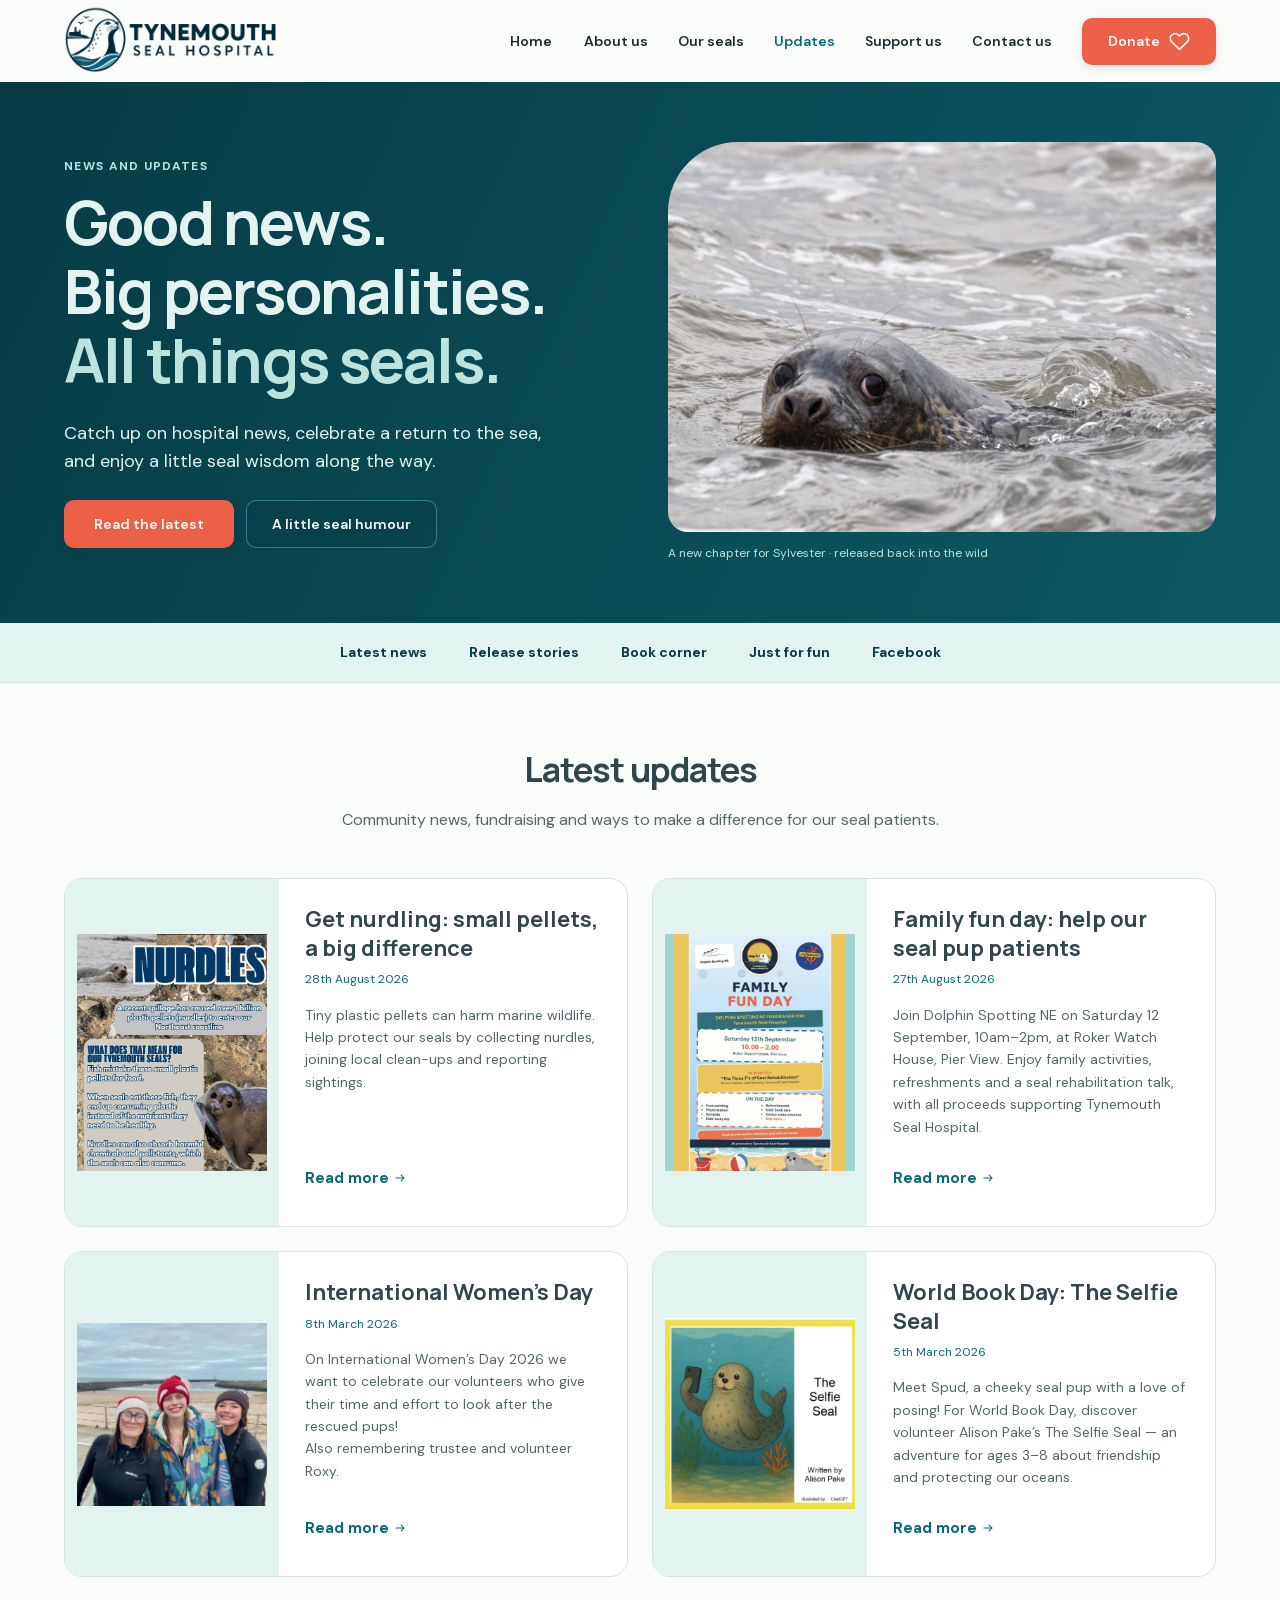
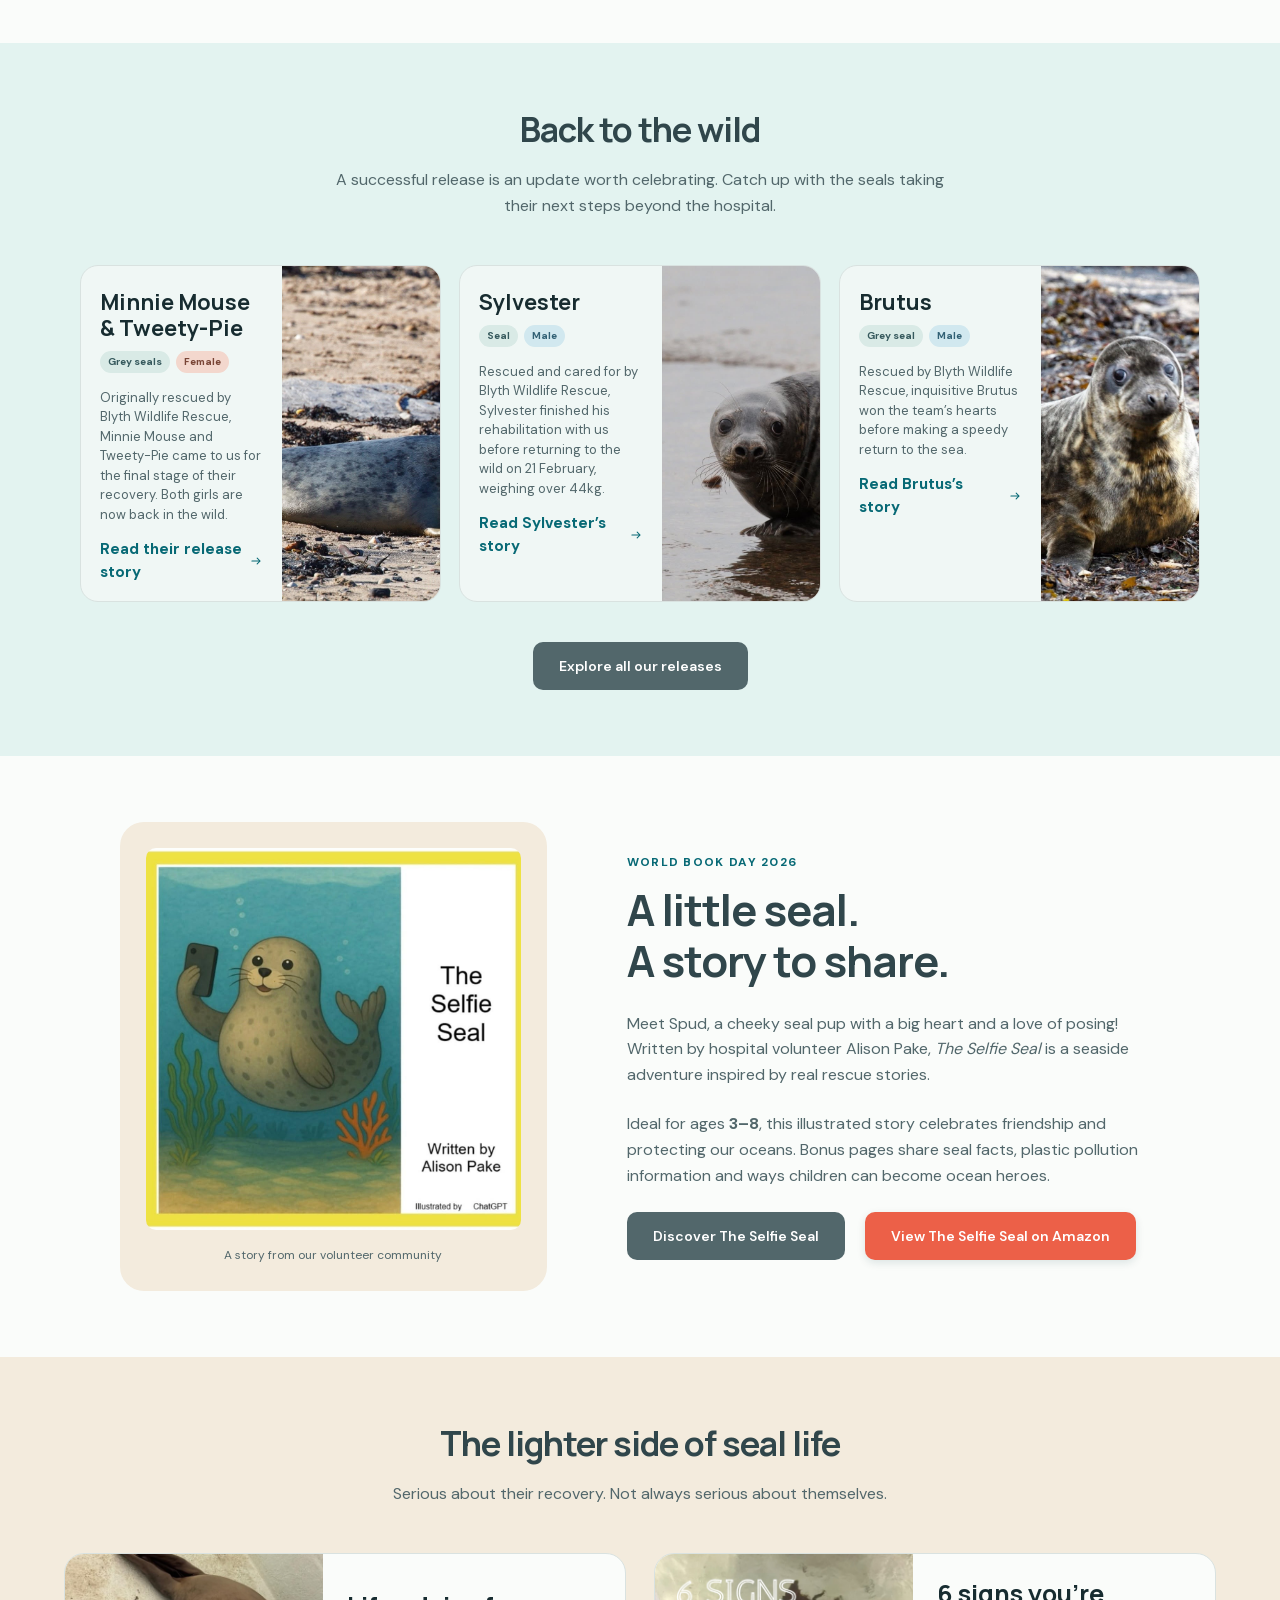
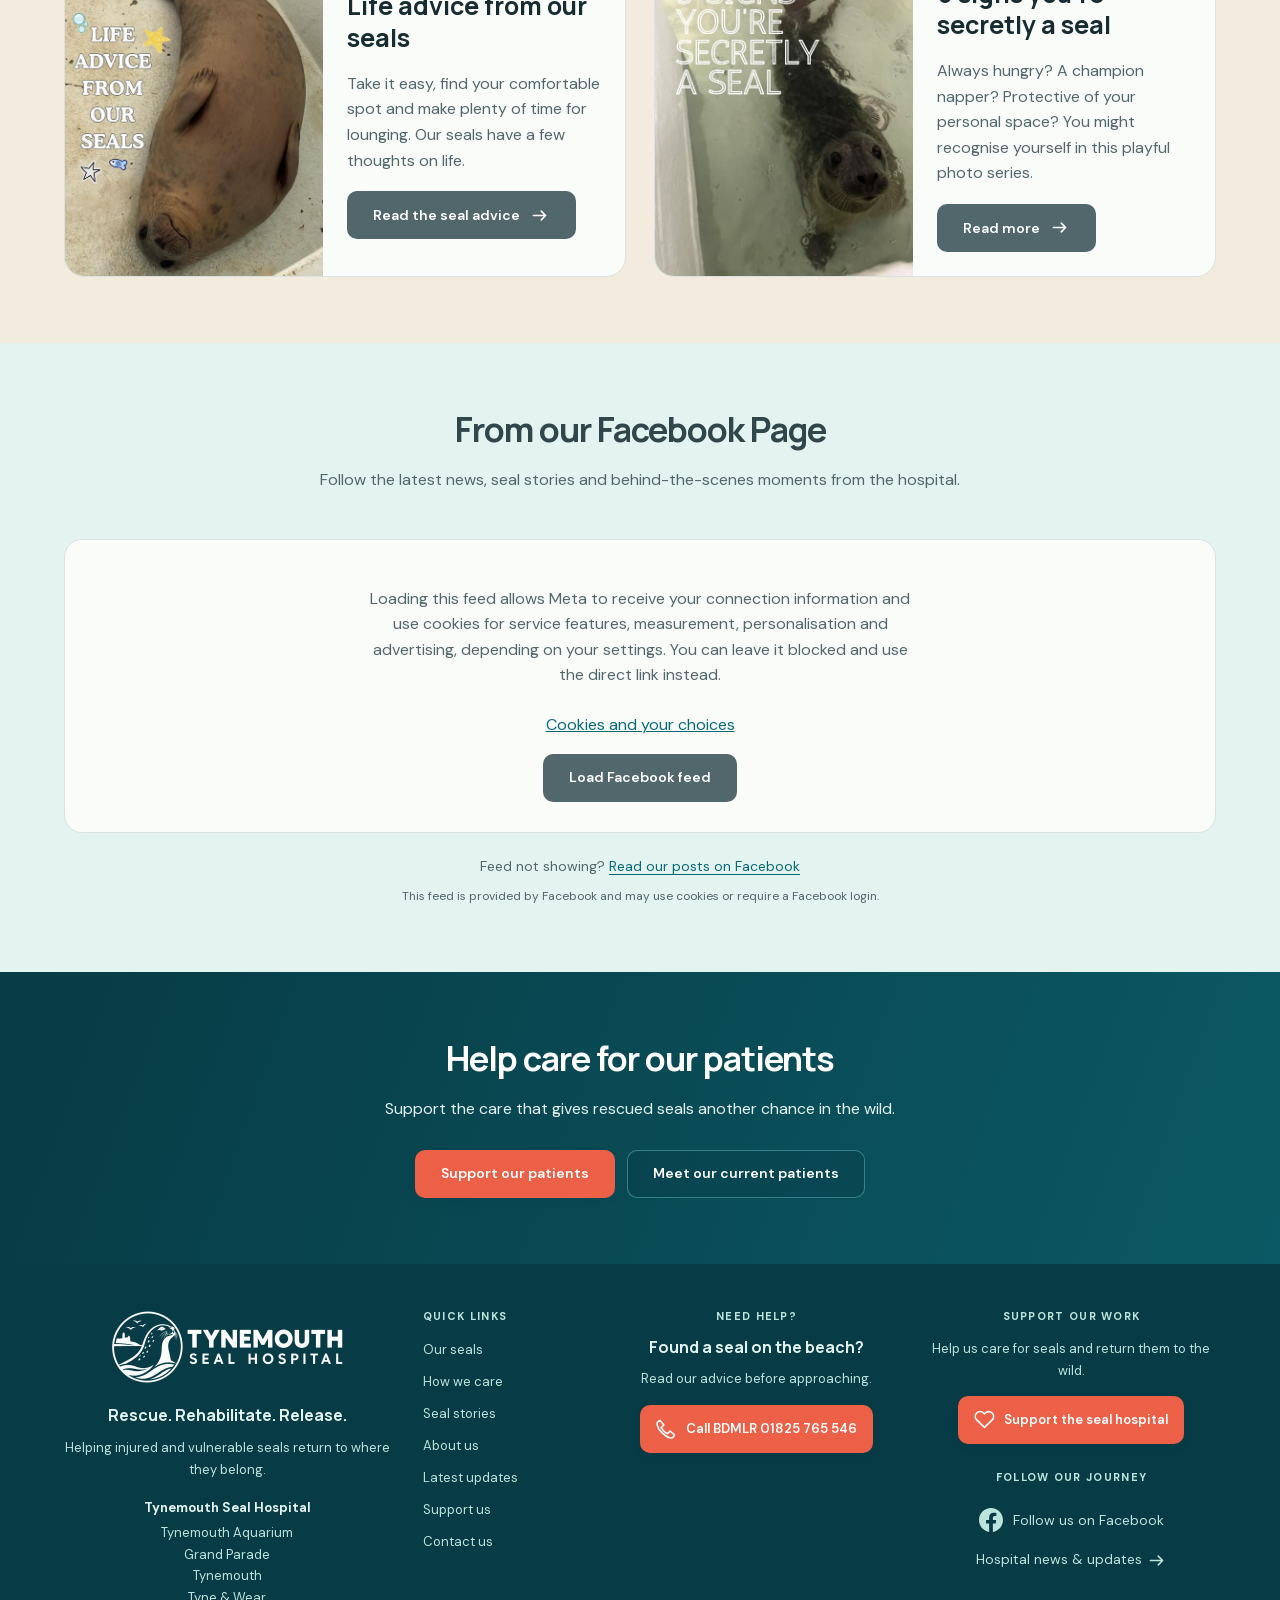
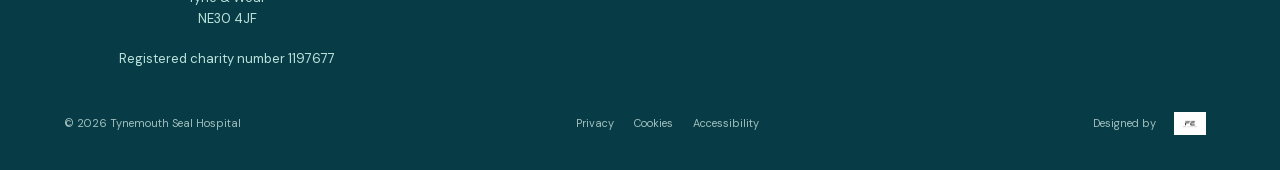
<file: updates.html>
<!doctype html>

<html lang="en-GB" class="no-js">
  <head>
    <meta charset="utf-8" />
    <meta content="width=device-width, initial-scale=1" name="viewport" />
    <meta
      content="News from Tynemouth Seal Hospital: fundraising, release stories, The Selfie Seal, Facebook updates and a lighter look at life with seals."
      name="description"
    />
    <meta content="#073B45" name="theme-color" />
    <title>Updates | News, Release Stories &amp; Seal Life</title>
    <link href="favicon.ico?v=de065ad5a11a" rel="icon" type="image/x-icon" />
    <link
      href="Images/apple-touch-icon.png?v=dce4ab00bb22"
      rel="apple-touch-icon"
      sizes="180x180"
    />
    <link href="site.webmanifest?v=2ada047489ae" rel="manifest" />
    <meta content="Seal Hospital" name="apple-mobile-web-app-title" />

    <link href="css/style.css?v=b1d029605840" rel="stylesheet" />
    <script defer src="js/content.js?v=d19296276422"></script>
    <script defer src="js/components.js?v=5a2fe5d29cf4"></script>
    <script defer src="js/main.js?v=95a5c53d2962"></script>
    <script defer src="js/facebook.js?v=3cd06eda6ba6"></script>
    <link href="css/fonts.css?v=2c46659f9159" rel="stylesheet" />
    <meta content="strict-origin-when-cross-origin" name="referrer" />

    <!-- SEO START -->
    <link
      rel="canonical"
      href="https://jamiefleming.github.io/Tynemouth_seal_hospital/updates.html"
    />
    <meta property="og:type" content="website" />
    <meta property="og:site_name" content="Tynemouth Seal Hospital" />
    <meta
      property="og:title"
      content="Updates | News, Release Stories &amp; Seal Life"
    />
    <meta
      property="og:description"
      content="News from Tynemouth Seal Hospital: fundraising, release stories, The Selfie Seal, Facebook updates and a lighter look at life with seals."
    />
    <meta
      property="og:url"
      content="https://jamiefleming.github.io/Tynemouth_seal_hospital/updates.html"
    />
    <meta
      property="og:image"
      content="https://jamiefleming.github.io/Tynemouth_seal_hospital/Images/icon-512.png"
    />
    <meta property="og:image:alt" content="Tynemouth Seal Hospital seal logo" />
    <meta property="og:image:width" content="512" />
    <meta property="og:image:height" content="512" />
    <meta property="og:image:type" content="image/png" />
    <meta property="og:locale" content="en_GB" />
    <meta name="twitter:card" content="summary" />
    <meta
      name="twitter:title"
      content="Updates | News, Release Stories &amp; Seal Life"
    />
    <meta
      name="twitter:description"
      content="News from Tynemouth Seal Hospital: fundraising, release stories, The Selfie Seal, Facebook updates and a lighter look at life with seals."
    />
    <meta
      name="twitter:image"
      content="https://jamiefleming.github.io/Tynemouth_seal_hospital/Images/icon-512.png"
    />
    <meta
      name="twitter:image:alt"
      content="Tynemouth Seal Hospital seal logo"
    />
    <meta name="robots" content="index, follow" />
    <script type="application/ld+json">
      {
        "@context": "https://schema.org",
        "@graph": [
          {
            "@type": "Organization",
            "@id": "https://jamiefleming.github.io/Tynemouth_seal_hospital/#organization",
            "name": "Tynemouth Seal Hospital",
            "url": "https://jamiefleming.github.io/Tynemouth_seal_hospital/",
            "logo": {
              "@type": "ImageObject",
              "url": "https://jamiefleming.github.io/Tynemouth_seal_hospital/Images/icon-512.png",
              "width": 512,
              "height": 512
            },
            "description": "A volunteer-led charity helping sick and injured seals recover and return to the wild.",
            "email": "tynemouthsh@gmail.com",
            "telephone": "+441912581031",
            "identifier": {
              "@type": "PropertyValue",
              "propertyID": "Charity Commission registration number",
              "value": "1197677"
            },
            "location": {
              "@type": "Place",
              "name": "Tynemouth Aquarium",
              "address": {
                "@type": "PostalAddress",
                "streetAddress": "Grand Parade",
                "addressLocality": "Tynemouth",
                "addressRegion": "Tyne and Wear",
                "postalCode": "NE30 4JF",
                "addressCountry": "GB"
              }
            },
            "sameAs": [
              "https://www.facebook.com/TynemouthSeal/",
              "https://register-of-charities.charitycommission.gov.uk/en/charity-search/-/charity-details/5191750"
            ]
          },
          {
            "@type": "WebSite",
            "@id": "https://jamiefleming.github.io/Tynemouth_seal_hospital/#website",
            "url": "https://jamiefleming.github.io/Tynemouth_seal_hospital/",
            "name": "Tynemouth Seal Hospital",
            "inLanguage": "en-GB",
            "publisher": {
              "@id": "https://jamiefleming.github.io/Tynemouth_seal_hospital/#organization"
            }
          },
          {
            "@type": "CollectionPage",
            "@id": "https://jamiefleming.github.io/Tynemouth_seal_hospital/updates.html#webpage",
            "url": "https://jamiefleming.github.io/Tynemouth_seal_hospital/updates.html",
            "name": "Updates | News, Release Stories & Seal Life",
            "description": "News from Tynemouth Seal Hospital: fundraising, release stories, The Selfie Seal, Facebook updates and a lighter look at life with seals.",
            "inLanguage": "en-GB",
            "isPartOf": {
              "@id": "https://jamiefleming.github.io/Tynemouth_seal_hospital/#website"
            },
            "about": {
              "@id": "https://jamiefleming.github.io/Tynemouth_seal_hospital/#organization"
            }
          }
        ]
      }
    </script>
    <!-- SEO END -->
  </head>
  <body>
    <svg
      aria-hidden="true"
      class="svg-library"
      xmlns="http://www.w3.org/2000/svg"
    >
      <symbol id="icon-shirt" viewBox="0 0 24 24">
        <path d="m8 3-6 4 3 5 3-2v11h8V10l3 2 3-5-6-4a4 4 0 0 1-8 0Z"></path>
      </symbol>
      <symbol id="icon-heart" viewBox="0 0 24 24">
        <path
          d="M20.8 4.6a5.5 5.5 0 0 0-7.8 0L12 5.7l-1.1-1.1a5.5 5.5 0 0 0-7.8 7.8L12 21l8.8-8.6a5.5 5.5 0 0 0 0-7.8Z"
        ></path>
      </symbol>
      <symbol id="icon-arrow" viewBox="0 0 24 24">
        <path d="M5 12h14m-5-5 5 5-5 5"></path>
      </symbol>
      <symbol id="icon-ring" viewBox="0 0 24 24">
        <circle cx="12" cy="12" r="10"></circle>
        <circle cx="12" cy="12" r="5"></circle>
        <path d="m5 5 3.5 3.5m7 7L19 19M5 19l3.5-3.5m7-7L19 5"></path>
      </symbol>
      <symbol id="icon-home" viewBox="0 0 24 24">
        <path d="m3 10 9-7 9 7v11H3Zm6 11V11h6v10"></path>
      </symbol>
      <symbol id="icon-waves" viewBox="0 0 24 24">
        <path
          d="M2 6c4-4 6 4 10 0s6 4 10 0M2 12c4-4 6 4 10 0s6 4 10 0M2 18c4-4 6 4 10 0s6 4 10 0"
        ></path>
      </symbol>
      <symbol id="icon-pin" viewBox="0 0 24 24">
        <path d="M20 10c0 6-8 12-8 12S4 16 4 10a8 8 0 1 1 16 0Z"></path>
        <circle cx="12" cy="10" r="2.5"></circle>
      </symbol>
      <symbol id="icon-person" viewBox="0 0 24 24">
        <circle cx="12" cy="6" r="3"></circle>
        <path d="M5 21v-5c0-5 14-5 14 0v5M7 12h10"></path>
      </symbol>
      <symbol id="icon-eye" viewBox="0 0 24 24">
        <path d="M1 12s4-8 11-8 11 8 11 8-4 8-11 8S1 12 1 12Z"></path>
        <circle cx="12" cy="12" r="3"></circle>
      </symbol>
      <symbol id="icon-phone" viewBox="0 0 24 24">
        <path
          d="m5 3 4 5-3 3a16 16 0 0 0 7 7l3-3 5 4c-1 7-9 3-14-2S-2 4 5 3Z"
        ></path>
      </symbol>
      <symbol id="icon-box" viewBox="0 0 24 24">
        <path d="m12 2 9 5v10l-9 5-9-5V7Zm0 10 9-5M3 7l9 5v10M7 4l10 6"></path>
      </symbol>
      <symbol id="icon-building" viewBox="0 0 24 24">
        <path d="M4 22V2h16v20ZM8 6v4m8-4v4m-8 4v4m8-4v4"></path>
      </symbol>
      <symbol id="icon-chat" viewBox="0 0 24 24">
        <path d="M21 11a9 9 0 0 1-13 8l-6 3 2-6a9 9 0 1 1 17-5Z"></path>
      </symbol>
      <symbol id="icon-lock" viewBox="0 0 24 24">
        <rect height="12" rx="2" width="14" x="5" y="10"></rect>
        <path d="M8 10V6a4 4 0 0 1 8 0v4"></path>
      </symbol>
    </svg>

    <a class="skip-link" href="#main">Skip to content</a>
    <header class="site-header">
      <div class="container header-inner">
        <a
          aria-label="Tynemouth Seal Hospital home"
          class="brand"
          href="index.html"
          ><img
            alt="Tynemouth Seal Hospital"
            height="724"
            src="Images/optimized/logo.webp"
            width="2172" /></a
        ><button
          aria-controls="navigation"
          aria-expanded="false"
          class="menu-toggle"
          type="button"
        >
          <span class="visually-hidden">Toggle navigation</span
          ><span aria-hidden="true" class="menu-bars"></span>
        </button>
        <nav aria-label="Main navigation" id="navigation">
          <a href="index.html">Home</a><a href="about.html">About us</a
          ><a href="seals.html">Our seals</a
          ><a href="updates.html" aria-current="page">Updates</a
          ><a href="support.html">Support us</a
          ><a href="contact.html">Contact us</a
          ><a class="button button-coral nav-donate" href="support.html#donate"
            >Donate
            <svg aria-hidden="true" class="icon">
              <use href="#icon-heart"></use></svg
          ></a>
        </nav>
      </div>
    </header>

    <main class="updates-page" id="main" tabindex="-1">
      <section class="updates-hero">
        <div class="container updates-hero-grid">
          <div>
            <p class="eyebrow">News and updates</p>
            <h1>
              Good news.<br />Big personalities.<br /><span
                >All things seals.</span
              >
            </h1>
            <p>
              Catch up on hospital news, celebrate a return to the sea, and
              enjoy a little seal wisdom along the way.
            </p>
            <div class="button-row">
              <a class="button button-coral" href="#latest-news"
                >Read the latest</a
              ><a class="button button-glass" href="#seal-fun"
                >A little seal humour</a
              >
            </div>
          </div>
          <figure>
            <img
              alt="Sylvester swimming in the sea after his release"
              height="1066"
              src="Images/sylvester_7.jpg"
              width="1600"
            />
            <figcaption>
              A new chapter for Sylvester · released back into the wild
            </figcaption>
          </figure>
        </div>
      </section>
      <nav aria-label="Explore updates" class="about-jump-links">
        <div class="container">
          <a href="#latest-news">Latest news</a
          ><a href="#release-updates">Release stories</a
          ><a href="#book-corner">Book corner</a
          ><a href="#seal-fun">Just for fun</a><a href="#facebook">Facebook</a>
        </div>
      </nav>
      <section class="section" id="latest-news">
        <div class="container">
          <div class="section-heading">
            <h2>Latest updates</h2>
            <p>
              Community news, fundraising and ways to make a difference for our
              seal patients.
            </p>
          </div>
          <div
            class="news-grid"
            data-cards="updates"
            data-page-size="4"
            id="updates-list"
            data-sort="newest"
            data-variant="editorial"
          ></div>
          <noscript
            ><p>
              Enable JavaScript to read our updates and open the full stories.
            </p></noscript
          >
        </div>
      </section>
      <section class="section updates-releases" id="release-updates">
        <div class="container">
          <div class="section-heading">
            <h2>Back to the wild</h2>
            <p>
              A successful release is an update worth celebrating. Catch up with
              the seals taking their next steps beyond the hospital.
            </p>
          </div>
          <div
            class="seal-grid"
            data-cards="releases"
            data-limit="3"
            data-records="minnie-tweety-2026,sylvester-release,releases-2"
          ></div>
          <div class="section-action">
            <a class="button button-slate" href="seals.html#releases"
              >Explore all our releases</a
            >
          </div>
        </div>
      </section>
      <section class="section" id="book-corner">
        <div class="container book-feature">
          <figure>
            <img
              alt="The Selfie Seal, written by Alison Pake"
              height="1100"
              loading="lazy"
              src="Images/selfie_seal.jpg"
              width="1080"
            />
            <figcaption>A story from our volunteer community</figcaption>
          </figure>
          <div>
            <p class="eyebrow">World Book Day 2026</p>
            <h2>A little seal.<br />A story to share.</h2>
            <p>
              Meet Spud, a cheeky seal pup with a big heart and a love of
              posing! Written by hospital volunteer Alison Pake,
              <em>The Selfie Seal</em> is a seaside adventure inspired by real
              rescue stories.
            </p>
            <p>
              Ideal for ages <strong>3–8</strong>, this illustrated story
              celebrates friendship and protecting our oceans. Bonus pages share
              seal facts, plastic pollution information and ways children can
              become ocean heroes.
            </p>
            <div class="book-actions">
              <button
                class="button button-slate"
                data-card-collection="updates"
                data-card-id="books"
                type="button"
              >
                Discover The Selfie Seal</button
              ><a
                class="button button-coral"
                href="https://www.amazon.co.uk/Selfie-Seal-Alison-Pake/dp/B0FCBFM9RQ"
                rel="noopener noreferrer"
                target="_blank"
                >View The Selfie Seal on Amazon</a
              >
            </div>
          </div>
        </div>
      </section>
      <section class="section seal-fun" id="seal-fun">
        <div class="container">
          <div class="section-heading">
            <h2>The lighter side of seal life</h2>
            <p>
              Serious about their recovery. Not always serious about themselves.
            </p>
          </div>
          <div class="fun-grid" data-cards="fun"></div>
        </div>
      </section>
      <section
        aria-labelledby="facebook-title"
        class="section facebook-section"
        id="facebook"
      >
        <div class="container">
          <div class="section-heading">
            <h2 id="facebook-title">From our Facebook Page</h2>
            <p id="facebook-description">
              Follow the latest news, seal stories and behind-the-scenes moments
              from the hospital.
            </p>
          </div>
          <div id="facebook-feed"></div>
          <p class="facebook-fallback">
            Feed not showing?
            <a
              href="https://www.facebook.com/TynemouthSeal/"
              rel="noopener noreferrer"
              target="_blank"
              >Read our posts on Facebook</a
            >
          </p>
          <p class="facebook-notice">
            This feed is provided by Facebook and may use cookies or require a
            Facebook login.
          </p>
        </div>
      </section>
      <section class="section about-support">
        <div class="container">
          <h2>Help care for our patients</h2>
          <p>
            Support the care that gives rescued seals another chance in the
            wild.
          </p>
          <div class="button-row">
            <a class="button button-coral" href="index.html#donate"
              >Support our patients</a
            ><a class="button button-glass" href="seals.html#patients"
              >Meet our current patients</a
            >
          </div>
        </div>
      </section>
    </main>
    <footer class="site-footer" id="contact">
      <div class="container">
        <div class="footer-grid">
          <div class="footer-about">
            <img
              alt="Tynemouth Seal Hospital"
              height="80"
              loading="lazy"
              src="Images/optimized/logo_white.webp"
              width="240"
            />
            <h3>Rescue. Rehabilitate. Release.</h3>
            <p>
              Helping injured and vulnerable seals return to where they belong.
            </p>
            <address>
              <strong>Tynemouth Seal Hospital</strong><br />Tynemouth
              Aquarium<br />Grand Parade<br />Tynemouth<br />Tyne &amp; Wear<br />NE30
              4JF
            </address>
            <p class="footer-charity">
              <a
                href="https://register-of-charities.charitycommission.gov.uk/en/charity-search/-/charity-details/5191750"
                rel="noopener noreferrer"
                target="_blank"
                >Registered charity number 1197677</a
              >
            </p>
          </div>
          <nav aria-label="Footer navigation">
            <p class="eyebrow">Quick links</p>
            <a href="seals.html#patients">Our seals</a
            ><a href="about.html#our-care">How we care</a
            ><a href="seals.html#releases">Seal stories</a
            ><a href="about.html">About us</a
            ><a href="updates.html">Latest updates</a
            ><a href="support.html">Support us</a>
            <a href="contact.html">Contact us</a>
          </nav>
          <div>
            <p class="eyebrow">Need help?</p>
            <h3>Found a seal on the beach?</h3>
            <p>
              Read our <a href="index.html#found-a-seal">advice</a> before
              approaching.
            </p>
            <a class="button button-coral" href="tel:01825765546"
              ><svg aria-hidden="true" class="icon">
                <use href="#icon-phone"></use>
              </svg>
              Call BDMLR 01825 765 546</a
            >
          </div>
          <div>
            <p class="eyebrow">Support our work</p>
            <p>Help us care for seals and return them to the wild.</p>
            <a class="button button-coral" href="support.html#donate"
              ><svg aria-hidden="true" class="icon">
                <use href="#icon-heart"></use>
              </svg>
              Support the seal hospital</a
            >
            <p class="eyebrow follow-title">Follow our journey</p>
            <a
              class="footer-facebook"
              href="https://www.facebook.com/TynemouthSeal/"
              target="_blank"
              rel="noopener noreferrer"
              aria-label="Tynemouth Seal Hospital on Facebook (opens in a new tab)"
            >
              <svg
                class="icon"
                viewBox="0 0 24 24"
                aria-hidden="true"
                focusable="false"
              >
                <path
                  fill="currentColor"
                  stroke="none"
                  d="M24 12.073C24 5.405 18.627 0 12 0S0 5.405 0 12.073c0 6.026 4.388 11.021 10.125 11.927v-8.437H7.078v-3.49h3.047V9.413c0-3.025 1.792-4.697 4.533-4.697 1.312 0 2.686.236 2.686.236v2.971h-1.513c-1.491 0-1.956.931-1.956 1.887v2.263h3.328l-.532 3.49h-2.796V24C19.612 23.094 24 18.099 24 12.073Z"
                />
              </svg>
              Follow us on Facebook
            </a>
            <a href="updates.html"
              >Hospital news &amp; updates
              <svg aria-hidden="true" class="icon">
                <use href="#icon-arrow"></use></svg
            ></a>
          </div>
        </div>
        <div class="footer-bottom">
          <p>© <span id="year">2026</span> Tynemouth Seal Hospital</p>
          <div>
            <a href="privacy.html">Privacy</a><a href="cookies.html">Cookies</a
            ><button data-policy="accessibility" type="button">
              Accessibility
            </button>
          </div>
          <p class="credit">
            Designed by
            <a
              href="https://www.festudios.co.uk"
              aria-label="FE Studios website"
            >
              <img
                alt="FE Studios"
                height="887"
                loading="lazy"
                src="Images/optimized/fe_studios_logo.webp"
                width="1774"
              />
            </a>
          </p>
        </div>
      </div>
    </footer>

    <dialog aria-labelledby="dialog-title" id="detail-dialog">
      <button aria-label="Close dialog" class="dialog-close" type="button">
        ×
      </button>
      <p class="eyebrow">Tynemouth Seal Hospital</p>
      <h2 id="dialog-title">More information</h2>
      <div id="dialog-content"></div>
      <button class="button button-slate dialog-done" type="button">
        Close
      </button>
    </dialog>
  </body>
</html>
</file>
<file: css/style.css>
/* Brand palette from the supplied Figma design. */
:root {
  --font-heading: "Manrope", Arial, sans-serif;
  --font-body: "DM Sans", Arial, sans-serif;
  --deep: #073b45;
  --teal: #0b5964;
  --ocean: #087f8c;
  --aqua: #62bfc0;
  --mint: #bce3dc;
  --pale: #e3f3f0;
  --sand: #f3ebdd;
  --coral: #f26f55;
  --coral-dark: #db5b43;
  --paper: #fafcfa;
  --warm: #fffdf9;
  --ink: #172c30;
  --slate: #52676b;
  --muted: #7d8c8e;
  --line: #d9e2e0;
  --white: #fff;
  --radius: 18px;
  --container: 1312px;
  --ocean-text: #076975;
  --coral-action: #c94b35;
  --coral-action-hover: #b8432e;
}
* {
  box-sizing: border-box;
}
html {
  scroll-behavior: smooth;
  scroll-padding-top: 110px;
}
body {
  margin: 0;
  background: var(--paper);
  color: var(--ink);
  font-family: var(--font-body);
  font-size: 16px;
  line-height: 1.6;
}
button,
input {
  font: inherit;
}
button,
a {
  -webkit-tap-highlight-color: transparent;
}
a {
  color: inherit;
  text-decoration: none;
}
button {
  cursor: pointer;
}
img {
  max-width: 100%;
  display: block;
}
h1,
h2,
h3,
p {
  margin: 0;
}
h1,
h2,
h3 {
  font-family: var(--font-heading);
  font-weight: 700;
  line-height: 1.18;
}
h2 {
  font-size: 34px;
  letter-spacing: -1px;
  color: #30464b;
}
h3 {
  font-size: 19px;
}
p + p {
  margin-top: 10px;
}
a,
button {
  touch-action: manipulation;
}
button:focus-visible,
a:focus-visible,
input:focus-visible {
  outline: 3px solid var(--ocean);
  outline-offset: 5px;
}
.container {
  width: min(calc(100% - 128px), var(--container));
  margin: auto;
}
.icon {
  height: 21px;
  width: 21px;
  fill: none;
  stroke: currentColor;
  stroke-width: 1.8;
  stroke-linecap: round;
  stroke-linejoin: round;
  vertical-align: middle;
  flex-shrink: 0;
}
.svg-library {
  position: absolute;
  width: 0;
  height: 0;
  overflow: hidden;
}
.skip-link {
  position: fixed;
  top: 10px;
  left: 10px;
  z-index: 100;
  background: white;
  padding: 12px;
  transform: translateY(-160%);
}
.skip-link:focus {
  transform: none;
}
.site-header {
  background: var(--paper);
  position: sticky;
  top: 0;
  width: 100%;
  z-index: 10;
}
.header-inner {
  min-height: 82px;
  display: flex;
  align-items: center;
  justify-content: space-between;
  gap: 30px;
}
.brand {
  width: 215px;
  flex-shrink: 0;
}
.brand img {
  width: 100%;
  height: auto;
}
.site-header nav {
  display: flex;
  gap: 30px;
  align-items: center;
  font-size: 14px;
  font-weight: 600;
}
.site-header nav > a:not(.button):hover,
.site-header a[aria-current] {
  color: var(--ocean-text);
}
.button {
  min-height: 48px;
  display: inline-flex;
  justify-content: center;
  align-items: center;
  gap: 9px;
  border: 1px solid transparent;
  border-radius: 10px;
  padding: 12px 25px;
  font-weight: 600;
  font-size: 14px;
  line-height: 1.35;
  transition:
    background 0.2s,
    transform 0.2s;
}
.button:hover {
  transform: translateY(-2px);
}
.button-coral {
  background: #ec6048;
  color: var(--white);
}
.button-coral:hover {
  background: #df533d;
  color: white;
}
.button-glass {
  background: #073b454d;
  border-color: #62bfc080;
  color: white;
}
.button-glass:hover {
  background: var(--teal);
}
.button-slate {
  background: var(--slate);
  color: white;
}
.button-slate:hover {
  background: var(--deep);
}
.nav-donate {
  min-width: 164px;
}
.menu-toggle {
  display: none;
}
.hero {
  height: 640px;
  background:
    linear-gradient(0deg, rgba(7, 59, 69, 0.58), transparent 65%),
    linear-gradient(rgba(7, 59, 69, 0.45), rgba(7, 59, 69, 0.45)),
    url("../Images/optimized/hero_lg.webp") center 51% / cover no-repeat;
  display: flex;
  align-items: flex-end;
  color: white;
}
.hero-content {
  padding-bottom: 34px;
}
.hero h1 {
  font-weight: 800;
  font-size: 70px;
  line-height: 1.01;
  text-transform: uppercase;
  letter-spacing: -2px;
  max-width: 620px;
  text-shadow: 0 2px 14px #073b4526;
}
.hero h1 span {
  color: var(--mint);
}
.location {
  display: flex;
  align-items: center;
  gap: 8px;
  margin: 23px 0 20px;
  font-size: 15px;
}
.location .icon {
  width: 18px;
  height: 18px;
}
.button-row {
  display: flex;
  gap: 12px;
}
.button-row .button {
  min-width: 170px;
}
/* Solid surfaces and a stronger lower image overlay keep hero actions visible. */
.hero .button-row .button {
  min-height: 54px;
  font-weight: 700;
  box-shadow: 0 4px 14px rgba(7, 59, 69, 0.28);
}
.hero .button-glass {
  background: var(--deep);
  border-color: var(--mint);
  color: var(--white);
}
.hero .button-glass:hover {
  background: var(--teal);
  border-color: var(--white);
}
.hero .button:focus-visible {
  outline: 3px solid var(--white);
  outline-offset: 4px;
}
.section {
  padding: 66px 0;
}
.section-heading {
  text-align: center;
  margin-bottom: 46px;
}
.eyebrow {
  color: var(--ocean-text);
  font-size: 12px;
  font-weight: 700;
  letter-spacing: 1.3px;
  text-transform: uppercase;
  margin-bottom: 12px;
}
.section-heading > p:not(.eyebrow) {
  max-width: 580px;
  margin: 18px auto 0;
  color: var(--mint);
}
.process-grid {
  display: grid;
  grid-template-columns: repeat(4, 1fr);
  gap: 24px;
  padding: 0 44px;
}
.process-card {
  position: relative;
  text-align: center;
  background: white;
  border: 1px solid var(--line);
  border-radius: var(--radius);
  padding: 24px 23px 27px;
}
.process-icon {
  width: 102px;
  height: 102px;
  border-radius: 50%;
  background: var(--ocean);
  color: white;
  display: grid;
  place-items: center;
  margin: 0 auto 17px;
}
.process-icon .icon {
  width: 58px;
  height: 58px;
  stroke-width: 1.5;
}
.process-card:nth-child(2) .process-icon {
  background: #ec7d67;
}
.process-card:nth-child(3) .process-icon {
  background: #649aca;
}
.process-card:nth-child(4) .process-icon {
  background: #7ab9ac;
}
.process-card h3 {
  text-transform: uppercase;
  font-size: 15px;
  margin-bottom: 5px;
  color: var(--slate);
}
.process-card p {
  font-size: 11px;
  line-height: 1.8;
  color: var(--slate);
}
.process-card .process-subtitle {
  font-size: 13px;
  font-weight: 700;
  color: var(--ocean-text);
}
.section-action {
  text-align: center;
  margin: 40px 0 0;
}
.rescue-banner {
  color: white;
  background:
    linear-gradient(rgba(7, 59, 69, 0.45), rgba(7, 59, 69, 0.45)),
    url("../Images/optimized/found_a_seal_bg.webp") center / cover no-repeat;
  padding: 42px 0;
}
.rescue-layout {
  display: grid;
  grid-template-columns: 1fr 2fr;
  column-gap: 110px;
  row-gap: 0;
  align-items: center;
}
.rescue-contact {
  grid-column: 1;
  grid-row: 2;
}
.rescue-layout > .rescue-tips {
  grid-column: 2;
  grid-row: 1 / 3;
}
.rescue-intro h2 {
  color: white;
  font-size: 40px;
  margin-bottom: 22px;
}
.rescue-intro .eyebrow {
  color: var(--mint);
}
.warning {
  color: #ff9b7f;
  font-weight: 700;
  font-size: 18px;
}
.rescue-intro > p:not(.eyebrow) {
  font-size: 15px;
}
.rescue-contact .button {
  display: flex;
  margin: 24px 0 12px;
}
.rescue-note {
  text-align: center;
  color: var(--mint);
  font-size: 13px !important;
}
.rescue-tips {
  display: grid;
  grid-template-columns: repeat(3, 1fr);
  text-align: center;
}
.rescue-tips article {
  padding: 6px 22px;
}
.rescue-tips article + article {
  border-left: 1px dashed #bce3dc77;
}
.rescue-tips .icon {
  width: 35px;
  height: 35px;
  color: var(--mint);
  margin-bottom: 25px;
}
.rescue-tips h3 {
  font-size: 18px;
  margin-bottom: 12px;
}
.rescue-tips p {
  font-size: 15px;
  color: #e3f3f0;
}
.seal-grid {
  display: grid;
  grid-template-columns: repeat(
    var(--card-count, 3),
    minmax(0, calc((100% - 36px) / 3))
  );
  justify-content: center;
  gap: 18px;
  padding: 0 16px;
}
.seal-card {
  display: grid;
  grid-template-columns: 44% 56%;
  border: 1px solid var(--line);
  border-radius: var(--radius);
  overflow: hidden;
  background: #f0f7f5;
  min-width: 0;
}
.seal-card > img {
  width: 100%;
  height: 100%;
  min-height: 229px;
  object-fit: cover;
}
.seal-card > div {
  padding: 24px 19px 18px;
}
.seal-card h3 {
  font-size: 22px;
}
.tags {
  display: flex;
  gap: 6px;
  margin: 9px 0 15px;
}
.tags span {
  font-size: 10px;
  font-weight: 700;
  background: #d9eae6;
  color: #36595d;
  padding: 3px 8px;
  border-radius: 20px;
  white-space: nowrap;
}
.tags .female {
  background: #f3d7cd;
  color: #794536;
}
.tags .male {
  background: #d1e8ef;
  color: #326175;
}
.seal-card p:not(.tags) {
  font-size: 13px;
  line-height: 1.5;
  color: var(--slate);
}
.text-link {
  padding: 0;
  border: 0;
  background: none;
  color: var(--ocean-text);
  font-size: 15px;
  font-weight: 700;
  display: inline-flex;
  align-items: center;
  gap: 4px;
  text-align: left;
  line-height: 1.5;
}
.text-link:hover {
  text-decoration: underline;
}
.text-link .icon {
  width: 14px;
  height: 14px;
}
.seal-card .text-link {
  margin-top: 14px;
}
.narrow {
  max-width: 1090px;
}
.updates,
.donation {
  background: linear-gradient(110deg, var(--deep), var(--teal));
  color: var(--pale);
}
.updates h2,
.donation h2 {
  color: var(--pale);
}
.updates .eyebrow,
.donation .eyebrow {
  color: var(--mint);
}
.update-card {
  padding: 20px 18px 17px;
  background: #f0f7f5;
  color: var(--slate);
  border: 1px solid #bce3dc;
  border-radius: 20px;
  margin-bottom: 24px;
  display: flow-root;
}
.update-card h3 {
  font-size: 21px;
  color: #30464b;
}
.update-card time {
  display: block;
  color: var(--ocean-text);
  font-size: 12px;
  margin: 3px 0 14px;
}
.update-card p {
  font-size: 14px;
  line-height: 1.5;
}
.update-card .text-link {
  float: right;
  margin-top: 17px;
}
.release-card {
  grid-template-columns: 56% 44%;
}
.release-card > img {
  grid-column: 2;
  grid-row: 1;
}
.release-card > div {
  grid-column: 1;
  grid-row: 1;
}
.donation-inner {
  max-width: 690px;
  text-align: center;
}
.donation .section-heading {
  margin-bottom: 32px;
}
.donation form {
  max-width: 690px;
  margin: auto;
}
fieldset {
  border: 0;
  padding: 0;
  margin: 0;
}
legend {
  width: 100%;
  font-size: 14px;
  font-weight: 600;
  margin-bottom: 16px;
}
.amount-options {
  display: grid;
  grid-template-columns: repeat(5, 1fr);
  gap: 12px;
}
.amount-options label {
  position: relative;
  cursor: pointer;
}
.amount-options input {
  position: absolute;
  opacity: 0;
  width: 100%;
  height: 100%;
  inset: 0;
  margin: 0;
  cursor: pointer;
}
.amount-options span {
  display: block;
  border: 1px solid #62bfc059;
  border-radius: 8px;
  padding: 13px 6px;
  font-size: 14px;
  font-weight: 700;
}
.amount-options input:checked + span {
  background: var(--coral-action);
  border-color: var(--coral-action);
  color: var(--white);
}
.amount-options input:focus-visible + span {
  outline: 3px solid white;
  outline-offset: 4px;
}
.donation-impact {
  font-size: 13px;
  color: var(--mint);
  margin: 16px 0;
}
.donate-submit,
.monthly {
  display: flex;
  width: 320px;
  max-width: 100%;
  margin: 12px auto;
}
.payment-note {
  display: flex;
  align-items: center;
  justify-content: center;
  gap: 6px;
  font-size: 11px;
  color: var(--mint);
  margin-top: 10px;
}
#custom-amount-wrap {
  margin-top: 20px;
}
#custom-amount-wrap label {
  display: block;
  font-size: 14px;
}
#custom-amount {
  padding: 10px;
  border: 1px solid var(--mint);
  border-radius: 7px;
  max-width: 100%;
  margin-top: 8px;
}
.help h2 {
  margin-bottom: 65px;
}
.help-grid {
  display: grid;
  grid-template-columns: repeat(3, 1fr);
  gap: 48px;
  text-align: center;
}
.help-grid > article > .icon {
  color: var(--ocean-text);
  width: 38px;
  height: 38px;
  margin-bottom: 25px;
}
.help-grid h3 {
  font-size: 17px;
  margin-bottom: 12px;
}
.help-grid p {
  font-size: 14px;
  line-height: 1.6;
  margin-bottom: 18px;
}
.site-footer {
  background: var(--deep);
  color: var(--mint);
  padding: 65px 0 24px;
  font-size: 14px;
}
.footer-grid {
  display: grid;
  grid-template-columns: 1.3fr 0.65fr 1.1fr 1.15fr;
  gap: 48px;
  text-align: center;
}
.footer-about img {
  width: 240px;
  height: 80px;
  object-fit: contain;
  margin: 0 auto 30px;
}
.site-footer h3 {
  font-size: 16px;
  color: var(--pale);
  margin-bottom: 12px;
}
.site-footer .eyebrow {
  font-size: 11px;
  color: var(--mint);
}
.site-footer p:not(.eyebrow) {
  font-size: 13px;
  line-height: 1.7;
}
.site-footer address {
  font-size: 13px;
  font-style: normal;
  text-align: center;
  line-height: 1.65;
  width: 100%;
  margin: 23px auto 0;
}
.site-footer address strong {
  display: inline-block;
  margin-bottom: 4px;
  color: var(--pale);
}
.footer-grid nav {
  text-align: left;
}
.footer-grid nav a {
  display: block;
  font-size: 13px;
  margin-bottom: 10px;
}
.site-footer .button {
  font-size: 13px;
  margin-top: 14px;
  padding: 12px 15px;
}
.site-footer a:hover {
  text-decoration: underline;
}
.follow-title {
  margin-top: 25px;
}
.footer-bottom {
  display: flex;
  justify-content: space-between;
  align-items: center;
  gap: 24px;
  margin-top: 65px;
  color: #a0bebd;
}
.footer-bottom p,
.footer-bottom a,
.footer-bottom button {
  font-size: 11px !important;
}
.footer-bottom button {
  background: none;
  border: 0;
  color: inherit;
  padding: 6px 10px;
}
.credit {
  display: flex;
  gap: 8px;
  align-items: center;
}
.credit img {
  width: 32px;
  height: 23px;
  object-fit: contain;
  background: white;
}
dialog {
  border: 1px solid var(--line);
  border-radius: 20px;
  width: min(560px, calc(100% - 32px));
  padding: 36px;
  color: var(--ink);
  background: var(--paper);
  max-height: 85vh;
}
dialog::backdrop {
  background: #073b45b3;
  backdrop-filter: blur(4px);
}
dialog h2 {
  padding-right: 20px;
  font-size: 28px;
  margin-bottom: 20px;
}
#dialog-content p {
  margin: 12px 0;
}
#dialog-content img {
  width: 100%;
  max-height: 280px;
  object-fit: cover;
  border-radius: 12px;
  margin-bottom: 20px;
}
.dialog-close {
  position: absolute;
  right: 14px;
  top: 8px;
  background: none;
  border: 0;
  font-size: 32px;
  color: var(--slate);
  width: 44px;
  height: 44px;
}
.dialog-done {
  margin-top: 18px;
}
body:has(dialog[open]) {
  overflow: hidden;
}
/* Define mobile-only controls before the responsive overrides. */
.hero-process {
  display: none;
}
.hero-process > a {
  min-width: 0;
}
.hero-process .process-icon {
  width: 76px;
  height: 76px;
  max-width: 100%;
}
.hero-process .icon {
  width: 46px;
  height: 46px;
}
.visually-hidden {
  position: absolute;
  width: 1px;
  height: 1px;
  padding: 0;
  margin: -1px;
  overflow: hidden;
  clip-path: inset(50%);
  white-space: nowrap;
  border: 0;
}
.support-details > summary {
  display: none;
}
.menu-bars {
  width: 25px;
  height: 18px;
  border-block: 2px solid currentColor;
  position: relative;
}
.menu-bars::after {
  content: "";
  position: absolute;
  top: 6px;
  left: 0;
  width: 100%;
  border-top: 2px solid currentColor;
}

@media (min-width: 1500px) {
  .hero {
    height: 680px;
  }
}
@media (max-width: 1150px) {
  .container {
    width: calc(100% - 64px);
  }
  .site-header nav {
    gap: 17px;
    font-size: 12px;
  }
  .brand {
    width: 190px;
  }
  .nav-donate {
    min-width: 110px;
  }
  .hero {
    height: 570px;
  }
  .hero h1 {
    font-size: 62px;
  }
  .process-grid {
    padding: 0;
    gap: 16px;
  }
  .rescue-layout {
    gap: 40px;
  }
  .seal-grid {
    padding: 0;
  }
  .seal-card > div {
    padding: 18px 12px;
  }
  .seal-card h3 {
    font-size: 20px;
  }
  .tags {
    gap: 4px;
  }
  .tags span {
    padding: 3px 5px;
  }
  .help-grid {
    gap: 25px;
  }
  .footer-grid {
    gap: 25px;
  }
  .footer-grid .button {
    font-size: 11px;
  }
}
@media (max-width: 900px) {
  .header-inner {
    min-height: 76px;
    flex-wrap: wrap;
    gap: 0;
  }
  .menu-toggle {
    display: flex;
    align-items: center;
    gap: 12px;
    border: 1px solid var(--line);
    border-radius: 8px;
    background: transparent;
    padding: 8px 12px;
    color: var(--deep);
  }
  .site-header nav {
    display: none;
    width: 100%;
    padding: 16px 0 24px;
    flex-wrap: wrap;
    gap: 18px 28px;
    font-size: 15px;
  }
  .site-header nav.is-open {
    display: flex;
  }
  .hero {
    height: 550px;
    background-position: 58% center;
  }
  .hero h1 {
    font-size: 56px;
  }
  .process-grid {
    grid-template-columns: repeat(2, 1fr);
  }
  .rescue-layout {
    grid-template-columns: 1fr;
    gap: 35px;
  }
  .rescue-contact,
  .rescue-layout > .rescue-tips {
    grid-column: auto;
    grid-row: auto;
  }
  .rescue-intro {
    max-width: 430px;
  }
  .rescue-banner {
    background-position: 65% center;
  }
  .rescue-tips {
    padding: 20px;
    border-radius: 12px;
    background: #073b457d;
  }
  .seal-grid {
    gap: 16px;
    grid-template-columns: 1fr;
  }
  .seal-card {
    grid-template-columns: 34% 66%;
    min-height: 210px;
  }
  .seal-card > img {
    min-height: 210px;
    max-height: 260px;
  }
  .seal-card > div {
    padding: 25px;
  }
  .release-card {
    grid-template-columns: 66% 34%;
  }
  .seal-card p:not(.tags) {
    font-size: 15px;
  }
  .seal-card .text-link {
    font-size: 14px;
  }
  .help-grid {
    grid-template-columns: repeat(3, 1fr);
    gap: 42px 30px;
  }
  .footer-grid {
    grid-template-columns: repeat(2, 1fr);
    gap: 40px;
  }
  .footer-grid nav {
    text-align: center;
  }
  .footer-grid .button {
    font-size: 13px;
  }
  .footer-bottom {
    flex-wrap: wrap;
    justify-content: center;
  }
}
/* Mobile composition follows the supplied 390px mockup. */
@media (max-width: 640px) {
  .container {
    width: calc(100% - 36px);
  }
  .header-inner {
    min-height: 100px;
  }
  .brand {
    width: min(275px, calc(100% - 60px));
  }
  .menu-toggle {
    border: 0;
    min-width: 44px;
    min-height: 44px;
    padding: 9px;
    justify-content: center;
  }
  .site-header nav.is-open {
    display: grid;
    grid-template-columns: 1fr 1fr;
    gap: 4px 16px;
    max-height: 65dvh;
    overflow-y: auto;
  }
  .site-header nav > a {
    min-height: 44px;
    display: flex;
    align-items: center;
    padding: 8px;
  }
  .site-header nav > .nav-donate {
    grid-column: 1 / -1;
  }
  .hero {
    height: 610px;
    position: relative;
    display: flex;
    flex-direction: column;
    justify-content: space-between;
    background:
      linear-gradient(
        180deg,
        rgba(7, 59, 69, 0.45),
        rgba(7, 59, 69, 0.45) 40%,
        rgba(7, 59, 69, 0.72)
      ),
      url("../Images/optimized/Seal_hero.webp") center 60% / cover no-repeat;
  }
  .hero-content {
    width: calc(100% - 36px);
    min-width: 0;
    flex: 1;
    margin: 0 auto;
    padding: 44px 0 20px;
    display: flex;
    flex-direction: column;
  }
  .hero h1 {
    font-size: clamp(32px, 9.1vw, 48px);
    line-height: 1.22;
    letter-spacing: -0.8px;
  }
  .hero h1 span {
    color: var(--mint);
    text-shadow: none;
  }
  .hero .location {
    display: none;
  }
  .hero .button-row {
    margin-top: auto;
    gap: 14px;
  }
  .hero .button {
    flex: 1;
    min-width: 0;
    padding: 12px 8px;
  }
  .hero-process {
    display: grid;
    flex: 0 0 auto;
    width: 100%;
    grid-template-columns: repeat(4, minmax(0, 1fr));
    gap: 10px;
    padding: 16px 18px 22px;
    background: #073b4559;
  }
  .hero-process a {
    text-align: center;
    font-size: 11px;
    font-weight: 700;
    text-transform: uppercase;
    color: white;
  }
  .hero-process .process-icon {
    width: clamp(48px, 17vw, 76px);
    height: clamp(48px, 17vw, 76px);
    margin: 0 auto 7px;
  }
  .hero-process .icon {
    width: 46px;
    height: 46px;
  }
  .hero-process a:nth-child(2) .process-icon {
    background: #ec7d67;
  }
  .hero-process a:nth-child(3) .process-icon {
    background: #649aca;
  }
  .hero-process a:nth-child(4) .process-icon {
    background: #7ab9ac;
  }
  .section {
    padding: 34px 0;
  }
  h2 {
    font-size: clamp(24px, 6.5vw, 30px);
    letter-spacing: -0.7px;
  }
  .section-heading {
    margin-bottom: 24px;
  }
  .eyebrow {
    font-size: 11px;
    margin-bottom: 7px;
  }
  .process-grid {
    grid-template-columns: 1fr;
    gap: 0;
    position: relative;
    max-width: 370px;
    margin: auto;
  }
  .process-card {
    border: 0;
    background: none;
    padding: 0 35px 28px;
    border-radius: 0;
  }
  .process-card:last-child {
    padding-bottom: 0;
  }
  .process-card::before {
    content: "";
    position: absolute;
    width: 85%;
    height: 100%;
    left: 0;
    top: 35px;
    border-left: 2px dotted var(--mint);
    border-radius: 50%;
    transform: rotate(-23deg);
    pointer-events: none;
  }
  .process-card:nth-child(even)::before {
    left: auto;
    right: 0;
    border-left: 0;
    border-right: 2px dotted var(--mint);
    transform: rotate(23deg);
  }
  .process-card:last-child::before {
    display: none;
  }
  .process-card > * {
    position: relative;
  }
  .process-icon {
    width: 76px;
    height: 76px;
    margin-bottom: 12px;
  }
  .process-icon .icon {
    width: 48px;
    height: 48px;
  }
  .process-card h3 {
    font-size: 15px;
  }
  .process-card .process-subtitle {
    font-size: 14px;
  }
  .process-card p {
    font-size: 13px;
    line-height: 1.5;
  }
  .section-action {
    margin-top: 24px;
  }
  .rescue-banner {
    padding: 30px 0;
    background: linear-gradient(110deg, var(--deep), var(--teal));
  }
  .rescue-layout {
    gap: 22px;
    text-align: center;
  }
  .rescue-intro {
    max-width: none;
  }
  .rescue-intro h2 {
    font-size: 30px;
    margin-bottom: 12px;
  }
  .rescue-intro h2 br {
    display: none;
  }
  .rescue-intro h2 br::after {
    content: " ";
  }
  .rescue-intro .warning {
    color: white;
    font-size: 18px;
  }
  .rescue-intro > p:not(.eyebrow) {
    font-size: 14px;
  }
  .rescue-tips {
    grid-template-columns: 1fr;
    gap: 20px;
    padding: 24px 18px;
    background: #0b596480;
    border: 1px solid #62bfc033;
    border-radius: 18px;
  }
  .rescue-tips article {
    padding: 0 0 0 38px;
    position: relative;
  }
  .rescue-tips article + article {
    border: 0;
  }
  .rescue-tips .icon {
    position: absolute;
    left: 0;
    top: 6px;
    width: 26px;
    height: 26px;
    margin: 0;
  }
  .rescue-tips h3 {
    font-size: 16px;
    margin-bottom: 5px;
  }
  .rescue-tips p {
    font-size: 14px;
    line-height: 1.5;
  }
  .rescue-contact .button {
    width: 100%;
    margin: 0 0 10px;
  }
  .rescue-note {
    font-size: 12px !important;
  }
  /* A swipeable row keeps all profiles available without a long stack. */
  .seal-grid {
    display: flex;
    overflow-x: auto;
    scroll-snap-type: x mandatory;
    gap: 16px;
    padding: 0 0 10px;
    scrollbar-width: thin;
    scrollbar-color: var(--aqua) var(--pale);
  }
  .seal-card {
    flex: 0 0 100%;
    scroll-snap-align: start;
    grid-template-columns: 46% 54%;
    min-height: 230px;
  }
  .seal-card > img {
    min-height: 230px;
    max-height: none;
    height: 100%;
  }
  .seal-card > div {
    padding: 18px 14px;
    min-width: 0;
  }
  .seal-card h3 {
    font-size: 21px;
    overflow-wrap: anywhere;
  }
  .seal-card p:not(.tags) {
    font-size: 13px;
    line-height: 1.5;
  }
  .tags {
    flex-wrap: wrap;
    margin: 8px 0 12px;
  }
  .seal-card .text-link {
    font-size: 12px;
    min-height: 44px;
    margin-top: 4px;
  }
  .release-card {
    grid-template-columns: 54% 46%;
  }
  .update-card {
    padding: 19px 17px 10px;
    margin-bottom: 20px;
  }
  .update-card h3 {
    font-size: 20px;
    color: var(--ocean-text);
  }
  .update-card p {
    font-size: 14px;
    line-height: 1.55;
  }
  .update-card .text-link {
    min-height: 44px;
    margin-top: 5px;
  }
  .amount-options {
    grid-template-columns: repeat(2, minmax(0, 1fr));
    gap: 12px;
  }
  .amount-options label:last-child {
    grid-column: 1 / -1;
  }
  .amount-options span {
    padding: 16px 8px;
    font-size: 15px;
    background: #0b596480;
  }
  .donation .section-heading > p:not(.eyebrow) {
    font-size: 15px;
  }
  .donate-submit,
  .monthly,
  #custom-amount {
    width: 100%;
  }
  #custom-amount {
    font-size: 16px;
  }
  .payment-note {
    font-size: 12px;
  }
  .help {
    padding: 36px 0;
    background: var(--paper);
    color: var(--ink);
  }
  .support-details > summary {
    display: flex;
    align-items: center;
    justify-content: center;
    gap: 14px;
    padding: 14px 20px;
    color: var(--deep);
    background: var(--pale);
    border: 1px solid var(--mint);
    border-radius: 10px;
    width: fit-content;
    margin: auto;
    font-size: 14px;
    font-weight: 600;
    cursor: pointer;
    list-style: none;
  }
  .support-details > summary::-webkit-details-marker {
    display: none;
  }
  .support-details > summary:focus-visible {
    outline: 3px solid var(--ocean);
    outline-offset: 4px;
  }
  .support-details[open] > summary span {
    transform: rotate(45deg);
  }
  .support-content {
    padding-top: 32px;
  }
  .help .eyebrow,
  .help .text-link,
  .help-grid > article > .icon {
    color: var(--ocean-text);
  }
  .help h2 {
    color: var(--deep);
    margin-bottom: 30px;
    text-align: center;
  }
  .help .eyebrow {
    text-align: center;
  }
  .help-grid {
    grid-template-columns: 1fr;
    gap: 28px;
  }
  .help-grid article {
    max-width: 300px;
    margin: auto;
  }
  .help-grid h3 {
    font-size: 18px;
  }
  .help-grid p {
    font-size: 14px;
    margin-bottom: 8px;
  }
  .help-grid .text-link {
    min-height: 44px;
  }
  .help-grid > article > .icon {
    margin-bottom: 12px;
  }
  .site-footer {
    background: var(--deep);
    color: var(--mint);
    padding: 34px 0 20px;
  }
  .footer-grid {
    grid-template-columns: 1fr;
    gap: 28px;
  }
  .footer-about img {
    width: 240px;
    height: 80px;
    margin-bottom: 20px;
  }
  .site-footer h3 {
    color: var(--pale);
  }
  .site-footer .eyebrow {
    color: var(--mint);
    font-size: 13px;
  }
  .footer-grid nav {
    display: block;
  }
  .footer-grid nav a {
    margin: 0;
    min-height: 36px;
    padding: 6px;
    color: var(--mint);
    font-weight: 600;
  }
  .site-footer .button {
    width: 100%;
  }
  .footer-bottom {
    margin-top: 28px;
    gap: 16px;
    color: #a0bebd;
  }
  .footer-bottom > div {
    order: -1;
    width: 100%;
    text-align: center;
  }
  .footer-bottom button {
    min-height: 44px;
    padding-inline: 8px;
  }
  dialog {
    padding: 28px 22px;
  }
}

@media (prefers-reduced-motion: reduce) {
  html {
    scroll-behavior: auto;
  }
  * {
    transition: none !important;
  }
}

/* Facebook retains its own branding inside the embedded feed. */
.facebook-section {
  background: var(--pale);
}
.facebook-section .section-heading > p:not(.eyebrow) {
  color: var(--slate);
  max-width: 570px;
}
.facebook-panel {
  width: 100%;
  max-width: 500px;
  min-width: 0;
  margin: auto;
}
.facebook-panel iframe {
  display: block;
  max-width: 100%;
  border: 0;
  border-radius: 12px;
  background: var(--white);
}
.facebook-panel > .text-link {
  display: flex;
  justify-content: center;
  text-align: center;
  min-height: 44px;
  margin-top: 8px;
}
.facebook-post-grid {
  display: grid;
  grid-template-columns: repeat(3, minmax(0, 1fr));
  gap: 24px;
}
.facebook-fallback,
.facebook-notice {
  text-align: center;
  font-size: 14px;
  color: var(--slate);
}
.facebook-fallback {
  margin-top: 22px;
}
.facebook-fallback a {
  color: var(--ocean-text);
  text-decoration: underline;
  text-underline-offset: 3px;
}
.facebook-notice {
  font-size: 12px;
}
@media (max-width: 1000px) {
  .facebook-post-grid {
    grid-template-columns: 1fr;
  }
}

/* Full photographs and readable story paragraphs inside seal profiles. */
.seal-story-dialog {
  width: min(660px, calc(100% - 32px));
}
.seal-story-dialog #dialog-content img {
  max-height: 420px;
  object-fit: contain;
  background: var(--pale);
}
.seal-story-dialog #dialog-content .tags {
  margin: 16px 0;
}
.seal-story-dialog #dialog-content .tags span {
  font-size: 12px;
  padding: 4px 10px;
}

/* Optional gallery: extra images live in each seal's content record. */
.story-gallery {
  display: flex;
  gap: 10px;
  overflow-x: auto;
  padding: 5px;
  margin: 4px -5px 18px;
}
.story-thumbnail {
  flex: 0 0 88px;
  height: 72px;
  padding: 3px;
  border: 2px solid var(--line);
  border-radius: 10px;
  background: var(--white);
}
.story-thumbnail[aria-pressed="true"] {
  border-color: var(--ocean);
  background: var(--pale);
}
.seal-story-dialog #dialog-content .story-thumbnail img {
  width: 100%;
  height: 100%;
  margin: 0;
  border-radius: 5px;
  object-fit: cover;
}

.story-video-card {
  margin-top: 24px;
  padding: 22px;
  background: var(--pale);
  border: 1px solid var(--mint);
  border-radius: 14px;
}
.story-video-card h3 {
  color: var(--deep);
  font-size: 20px;
}
.story-video-card .button {
  margin-top: 8px;
  max-width: 100%;
}

/* Update articles can include practical guidance and uncropped posters. */
.article-dialog {
  width: min(760px, calc(100% - 32px));
}
.article-section,
.article-posters-title {
  margin-top: 28px;
}
.article-section h3,
.article-posters-title {
  color: var(--deep);
  font-size: 21px;
}
.article-section ul {
  padding-left: 22px;
  margin: 14px 0;
}
.article-section li {
  margin-bottom: 14px;
}
.article-poster {
  margin: 20px 0 28px;
}
.article-poster a {
  display: block;
  border-radius: 12px;
}
.article-dialog #dialog-content .article-poster img {
  width: 100%;
  height: auto;
  max-height: none;
  object-fit: contain;
  margin: 0;
}
.article-poster figcaption {
  margin-top: 10px;
  font-size: 13px;
  color: var(--slate);
}

.payment-note .icon {
  width: 14px;
  height: 14px;
}

.seal-directory .section-heading > p:not(.eyebrow) {
  color: var(--slate);
}
@media (max-width: 640px) {
  .seal-directory .seal-grid {
    display: grid;
    overflow: visible;
    scroll-snap-type: none;
  }
}

.justgiving-note {
  margin: 20px 0 10px;
  color: var(--pale);
  font-size: 14px;
}
.justgiving-note a {
  text-decoration: underline;
  text-underline-offset: 3px;
}
.justgiving-note a:focus-visible {
  outline-color: var(--white);
}

/* About page — shared brand, spacious editorial sections and reusable team cards. */
.about-hero {
  background: linear-gradient(115deg, var(--deep), var(--teal));
  color: var(--pale);
  padding: 64px 0;
}
.about-hero-grid {
  display: grid;
  grid-template-columns: 1fr 1fr;
  align-items: center;
  gap: 70px;
}
.about-hero-copy .eyebrow {
  color: var(--mint);
}
.about-hero h1 {
  font-size: clamp(44px, 5vw, 72px);
  letter-spacing: -2px;
  line-height: 1.08;
  font-weight: 800;
}
.about-hero h1 span {
  color: var(--mint);
}
.about-hero-copy > p:not(.eyebrow) {
  font-size: 18px;
  max-width: 480px;
  margin: 24px 0;
}
.about-hero-photo {
  margin: 0;
  position: relative;
}
.about-hero-photo img {
  width: 100%;
  height: 450px;
  object-fit: cover;
  border-radius: 120px 24px 24px 24px;
}
.about-hero-photo figcaption {
  margin-top: 12px;
  font-size: 12px;
  color: var(--mint);
}
.about-jump-links {
  border-bottom: 1px solid var(--line);
  background: var(--pale);
}
.about-jump-links .container {
  display: flex;
  justify-content: center;
  gap: 0 42px;
  flex-wrap: wrap;
}
.about-jump-links a {
  padding: 18px 0;
  font-size: 14px;
  font-weight: 700;
  color: var(--deep);
}
.about-jump-links a:hover {
  text-decoration: underline;
  text-underline-offset: 5px;
}
.about-intro-grid,
.about-partners,
.about-faq-grid {
  display: grid;
  grid-template-columns: 1fr 1.2fr;
  gap: 80px;
}
.about-page h2 {
  line-height: 1.2;
}
.about-lead {
  margin-top: 22px;
  font-size: 20px;
  line-height: 1.6;
  max-width: 420px;
  color: var(--slate);
}
.about-copy {
  max-width: 660px;
}
.about-copy p + p {
  margin-top: 18px;
}
.about-copy .text-link {
  margin-top: 22px;
  min-height: 44px;
}
.about-care,
.about-faq {
  background: var(--pale);
}
.about-page .section-heading > p:not(.eyebrow) {
  color: var(--slate);
  max-width: 620px;
}
.about-care-grid {
  display: grid;
  grid-template-columns: repeat(4, minmax(0, 1fr));
  gap: 30px;
}
.care-number {
  display: inline-flex;
  align-items: center;
  justify-content: center;
  width: 48px;
  height: 48px;
  border-radius: 50%;
  background: var(--white);
  color: var(--ocean-text);
  font-weight: 800;
  margin-bottom: 18px;
}
.about-care-grid h3 {
  margin-bottom: 14px;
  font-size: 20px;
}
.about-care-grid p {
  font-size: 15px;
  color: var(--slate);
}
.about-source {
  text-align: center;
  margin-top: 32px;
  font-size: 13px;
  color: var(--slate);
}
.about-source a,
.about-faq a:not(.text-link) {
  text-decoration: underline;
  text-underline-offset: 3px;
}
.about-success {
  background: var(--sand);
}
.about-success-grid {
  display: grid;
  grid-template-columns: 1fr 1fr;
  gap: 65px;
  align-items: center;
}
.about-success-grid > img {
  width: 100%;
  height: 370px;
  object-fit: cover;
  border-radius: 18px;
}
.about-success h2 {
  margin-bottom: 24px;
}
.about-success .button {
  margin-top: 25px;
}
.team-grid {
  display: grid;
  grid-template-columns: repeat(5, minmax(0, 1fr));
  gap: 20px;
}
.team-card {
  min-width: 0;
  background: var(--white);
  border: 1px solid var(--line);
  border-radius: 16px;
  overflow: hidden;
  display: flex;
  flex-direction: column;
}
.team-card > img {
  width: 100%;
  height: auto;
  aspect-ratio: 4 / 5;
  object-fit: contain;
  background: var(--pale);
}
.team-card-body {
  padding: 19px 16px 12px;
  display: flex;
  flex-direction: column;
  flex: 1;
}
.team-card h3 {
  font-size: 22px;
}
.team-card .team-role {
  color: var(--ocean-text);
  font-size: 12px;
  line-height: 1.4;
  margin: 7px 0 12px;
  font-weight: 700;
}
.team-summary {
  font-size: 14px;
  line-height: 1.55;
  color: var(--slate);
  margin: 0 0 16px;
}
.team-card .text-link {
  min-height: 44px;
  margin-top: auto;
}
.about-faq details {
  border-bottom: 1px solid #b2cec8;
  padding: 18px 0;
}
.about-faq details:first-child {
  padding-top: 0;
}
.about-faq summary {
  font-family: var(--font-heading);
  font-weight: 700;
  color: var(--deep);
  cursor: pointer;
  padding: 8px 0;
}
.about-faq summary:focus-visible {
  outline: 3px solid var(--ocean);
  outline-offset: 4px;
}
.about-faq details p {
  margin-top: 16px;
}
.about-faq .text-link {
  margin-top: 12px;
  min-height: 44px;
}
.about-support {
  background: linear-gradient(110deg, var(--deep), var(--teal));
  color: var(--pale);
  text-align: center;
}
.about-support .eyebrow {
  color: var(--mint);
}
.about-support h2 {
  color: var(--white);
}
.about-support p:not(.eyebrow) {
  margin: 18px 0 28px;
}
.about-support .button-row {
  justify-content: center;
}
@media (max-width: 1150px) {
  .team-grid {
    grid-template-columns: repeat(3, minmax(0, 1fr));
  }
  .about-hero-grid,
  .about-intro-grid,
  .about-partners,
  .about-faq-grid {
    gap: 40px;
  }
}
@media (max-width: 900px) {
  .about-hero {
    padding: 44px 0;
  }
  .about-hero-grid {
    gap: 30px;
  }
  .about-hero-photo img {
    height: 380px;
    border-top-left-radius: 70px;
  }
  .about-hero .button-row {
    flex-wrap: wrap;
  }
  .about-care-grid {
    grid-template-columns: repeat(2, minmax(0, 1fr));
    gap: 32px;
  }
  .about-success-grid {
    gap: 30px;
  }
  .team-grid {
    grid-template-columns: repeat(2, minmax(0, 1fr));
  }
}
@media (max-width: 640px) {
  .about-hero-grid,
  .about-intro-grid,
  .about-partners,
  .about-success-grid,
  .about-faq-grid {
    grid-template-columns: 1fr;
    gap: 28px;
  }
  .about-hero h1 {
    font-size: 48px;
  }
  .about-hero-copy > p:not(.eyebrow) {
    font-size: 16px;
  }
  .about-hero .button {
    flex: 1;
    padding: 12px;
  }
  .about-hero-photo img {
    height: 310px;
    border-radius: 70px 18px 18px 18px;
  }
  .about-jump-links .container {
    gap: 0 24px;
  }
  .about-jump-links a {
    padding: 12px 0;
    font-size: 12px;
  }
  .about-lead {
    font-size: 18px;
  }
  .about-care-grid {
    grid-template-columns: 1fr;
    gap: 28px;
  }
  .about-care-grid article {
    padding-left: 65px;
    position: relative;
  }
  .care-number {
    position: absolute;
    top: 0;
    left: 0;
  }
  .about-success-grid > img {
    height: 280px;
  }
  .team-grid {
    gap: 14px;
  }
  .team-card-body {
    padding: 14px 12px 8px;
  }
  .team-card h3 {
    font-size: 20px;
  }
  .team-summary {
    font-size: 13px;
  }
  .team-card .team-role {
    font-size: 11px;
  }
  .team-card .text-link {
    font-size: 12px;
  }
  .about-support .button-row {
    flex-direction: column;
  }
}
@media (max-width: 360px) {
  .team-grid {
    grid-template-columns: 1fr;
  }
  .team-card {
    max-width: 280px;
    margin-inline: auto;
  }
}

.site-footer .footer-charity {
  margin-top: 18px;
  font-size: 12px;
}

.about-faq .button {
  margin-top: 18px;
  text-decoration: none;
}
.faq-actions {
  display: flex;
  flex-wrap: wrap;
  align-items: center;
  gap: 12px 20px;
}
.about-faq .faq-actions .text-link {
  margin-top: 18px;
}
@media (max-width: 640px) {
  .faq-actions .button {
    width: 100%;
  }
}

/* Seal directory: generous stories while the homepage keeps compact cards. */
.seal-page-hero {
  padding: 58px 0;
  background: linear-gradient(115deg, var(--deep), var(--teal));
  color: var(--pale);
}
.seal-page-hero-grid {
  display: grid;
  grid-template-columns: 1fr 1fr;
  gap: 65px;
  align-items: center;
}
.seal-page-hero .eyebrow {
  color: var(--mint);
}
.seal-page-hero h1 {
  font-size: clamp(46px, 5.5vw, 78px);
  line-height: 1.08;
  letter-spacing: -2px;
  font-weight: 800;
}
.seal-page-hero h1 span {
  color: var(--mint);
}
.seal-page-hero p:not(.eyebrow) {
  font-size: 18px;
  margin: 24px 0;
  max-width: 480px;
}
.seal-page-hero figure {
  margin: 0;
}
.seal-page-hero img {
  width: 100%;
  height: 410px;
  object-fit: cover;
  border-radius: 100px 20px 20px 20px;
}
.seal-page-hero figcaption {
  margin-top: 12px;
  font-size: 12px;
  color: var(--mint);
}
.seal-profile-list {
  display: grid;
  gap: 36px;
}
.seal-card.seal-profile {
  grid-template-columns: 44% 56%;
  min-height: 390px;
  border-radius: 22px;
  background: var(--white);
}
.seal-profile > img {
  grid-column: 1;
  grid-row: 1;
  height: 100%;
  min-height: 390px;
  max-height: 620px;
}
.seal-profile > .seal-profile-body {
  grid-column: 2;
  grid-row: 1;
  padding: clamp(25px, 3vw, 46px);
  min-width: 0;
}
.seal-profile:nth-child(even) {
  grid-template-columns: 56% 44%;
}
.seal-profile:nth-child(even) > img {
  grid-column: 2;
}
.seal-profile:nth-child(even) > .seal-profile-body {
  grid-column: 1;
}
.seal-profile h3 {
  font-size: clamp(28px, 3vw, 38px);
  letter-spacing: -0.8px;
  overflow-wrap: anywhere;
}
.seal-profile .tags span {
  font-size: 12px;
  padding: 4px 10px;
}
.seal-profile p:not(.tags) {
  font-size: 16px;
  line-height: 1.65;
}
.seal-profile .eyebrow {
  font-size: 11px !important;
  color: var(--ocean-text) !important;
}
.seal-profile .profile-preview {
  margin: 18px 0 24px;
}
.seal-profile .profile-preview p {
  font-size: 14px;
}
.seal-profile .profile-date {
  font-size: 12px !important;
  color: var(--ocean-text) !important;
  margin-top: 14px;
}
.profile-source {
  display: block;
  font-size: 12px;
  line-height: 1.5;
  color: var(--ocean-text);
  text-decoration: underline;
  text-underline-offset: 3px;
  margin-top: 18px;
}
.patient-support-note {
  margin: 30px auto 0;
  text-align: center;
  color: var(--slate);
}
.patient-support-note .text-link {
  min-height: 44px;
}
.seal-moments {
  background: var(--pale);
}
.seal-moments-grid {
  display: grid;
  grid-template-columns: repeat(3, minmax(0, 1fr));
  gap: 24px;
}
.seal-moment {
  background: var(--paper);
  border: 1px solid var(--line);
  border-radius: 18px;
  overflow: hidden;
  display: flex;
  flex-direction: column;
}
.seal-moment > img {
  width: 100%;
  height: 245px;
  object-fit: cover;
}
.seal-moment > div {
  padding: 26px;
  display: flex;
  flex-direction: column;
  flex: 1;
}
.seal-moment h3 {
  font-size: 23px;
  margin-bottom: 16px;
}
.seal-moment p {
  font-size: 15px;
  color: var(--slate);
  margin-bottom: 20px;
}
.seal-moment .text-link {
  min-height: 44px;
  margin-top: auto;
}
.seals-support {
  background: linear-gradient(110deg, var(--deep), var(--teal));
  color: var(--pale);
  text-align: center;
}
.seals-support .eyebrow {
  color: var(--mint);
}
.seals-support h2 {
  color: var(--white);
}
.seals-support p:not(.eyebrow) {
  margin: 22px 0;
}
.seals-support .button-row {
  justify-content: center;
}
.seal-page-advice > .container {
  display: flex;
  justify-content: space-between;
  align-items: center;
  gap: 40px;
}
.seal-page-advice p:not(.eyebrow) {
  max-width: 480px;
  margin-top: 18px;
}
.seal-page-advice .text-link {
  display: flex;
  min-height: 44px;
  justify-content: center;
  margin-top: 10px;
}
@media (max-width: 1000px) {
  .seal-page-hero-grid {
    gap: 30px;
  }
  .seal-page-hero .button-row {
    flex-wrap: wrap;
  }
  .seal-moments-grid {
    gap: 16px;
  }
  .seal-moment > div {
    padding: 20px;
  }
  .seal-moment h3 {
    font-size: 20px;
  }
}
@media (max-width: 760px) {
  .seal-page-hero {
    padding: 38px 0;
  }
  .seal-page-hero-grid {
    grid-template-columns: 1fr;
  }
  .seal-page-hero img {
    height: 300px;
    border-top-left-radius: 70px;
  }
  .seal-page-hero h1 {
    font-size: 50px;
  }
  .seal-page-hero p:not(.eyebrow) {
    font-size: 16px;
  }
  .seal-page-hero .button-row .button {
    flex: 1;
    padding: 12px;
  }
  .seal-card.seal-profile,
  .seal-profile:nth-child(even) {
    grid-template-columns: minmax(0, 1fr);
  }
  .seal-profile > img,
  .seal-profile:nth-child(even) > img {
    grid-column: 1;
    grid-row: 1;
    height: 300px;
    min-height: 0;
    max-height: none;
  }
  .seal-profile > .seal-profile-body,
  .seal-profile:nth-child(even) > .seal-profile-body {
    grid-column: 1;
    grid-row: 2;
    padding: 25px;
  }
  .seal-profile h3 {
    font-size: 29px;
  }
  .seal-profile .button {
    width: 100%;
  }
  .seal-moments-grid {
    grid-template-columns: 1fr;
  }
  .seal-moment > img {
    height: 270px;
  }
  .seal-page-advice > .container {
    flex-direction: column;
    align-items: stretch;
    gap: 25px;
  }
  .seal-page-advice .button {
    width: 100%;
  }
  .seals-support .button-row {
    flex-direction: column;
  }
}

/* Updates: shared stories, with a little room for seal personality. */
.updates-hero {
  padding: 60px 0;
  background: linear-gradient(115deg, var(--deep), var(--teal));
  color: var(--pale);
}
.updates-hero-grid {
  display: grid;
  grid-template-columns: 1fr 1fr;
  gap: 56px;
  align-items: center;
}
.updates-hero-grid > *,
.book-feature > *,
.fun-card > * {
  min-width: 0;
}
.updates-hero .eyebrow {
  color: var(--mint);
}
.updates-hero h1 {
  font-size: clamp(40px, 4.8vw, 68px);
  line-height: 1.12;
  letter-spacing: -1.8px;
}
.updates-hero h1 span {
  color: var(--mint);
}
.updates-hero p:not(.eyebrow) {
  max-width: 500px;
  margin: 24px 0;
  font-size: 18px;
}
.updates-hero .button-row {
  flex-wrap: wrap;
}
.updates-hero figure,
.book-feature figure {
  margin: 0;
}
.updates-hero img {
  width: 100%;
  height: 390px;
  object-fit: cover;
  border-radius: 70px 20px 20px;
}
.updates-hero figcaption {
  color: var(--mint);
  font-size: 12px;
  margin-top: 12px;
}
.updates-page .section-heading > p:not(.eyebrow) {
  color: var(--slate);
  max-width: 640px;
  margin: 18px auto 0;
}
.news-grid {
  display: grid;
  grid-template-columns: repeat(2, minmax(0, 1fr));
  gap: 24px;
}
.update-card.news-card {
  display: grid;
  grid-template-columns: 38% minmax(0, 1fr);
  padding: 0;
  margin: 0;
  overflow: hidden;
  border: 1px solid var(--line);
  border-radius: 18px;
  background: var(--white);
}
.news-card-visual {
  background: var(--pale);
  display: flex;
  align-items: center;
  justify-content: center;
  padding: 12px;
}
.news-card-visual img {
  display: block;
  width: 100%;
  height: auto;
  object-fit: contain;
}
.news-card-illustration {
  flex-direction: column;
  gap: 20px;
  text-align: center;
  color: var(--ocean-text);
  font-weight: 700;
}
.news-card-illustration svg {
  width: 64px;
  height: 64px;
}
.news-card-body {
  padding: 26px;
  display: flex;
  flex-direction: column;
  align-items: flex-start;
}
.news-card-body h3 {
  font-size: 22px;
  line-height: 1.3;
}
.news-card-body time {
  margin: 8px 0 14px;
}
.news-card-body p {
  margin-bottom: 18px;
  line-height: 1.6;
}
.news-card .text-link {
  float: none;
  min-height: 44px;
  margin-top: auto;
}
.updates-releases {
  background: var(--pale);
}
.book-feature {
  display: grid;
  grid-template-columns: minmax(0, 0.8fr) minmax(0, 1fr);
  align-items: center;
  gap: 80px;
  max-width: 1040px;
}
.book-actions {
  display: flex;
  flex-wrap: wrap;
  align-items: center;
  gap: 12px 20px;
}
.book-feature figure {
  padding: 26px;
  background: var(--sand);
  border-radius: 24px;
}
.book-feature img {
  display: block;
  width: 100%;
  height: auto;
  border-radius: 10px;
}
.book-feature figcaption {
  font-size: 12px;
  text-align: center;
  margin-top: 16px;
  color: var(--slate);
}
.book-feature h2 {
  font-size: clamp(32px, 3.4vw, 46px);
  line-height: 1.18;
}
.book-feature p:not(.eyebrow) {
  margin: 24px 0;
  color: var(--slate);
}
.seal-fun {
  background: var(--sand);
}
.fun-grid {
  display: grid;
  grid-template-columns: repeat(2, minmax(0, 1fr));
  gap: 28px;
}
.fun-card {
  display: grid;
  grid-template-columns: 46% minmax(0, 1fr);
  background: var(--paper);
  border: 1px solid var(--line);
  border-radius: 20px;
  overflow: hidden;
  align-items: center;
}
.fun-card > img {
  display: block;
  width: 100%;
  height: auto;
}
.fun-card > div {
  padding: 24px;
}
.fun-card h3 {
  font-size: 25px;
  line-height: 1.25;
}
.fun-card p {
  margin: 18px 0;
  color: var(--slate);
}
.fun-card .button {
  white-space: normal;
}
@media (max-width: 1000px) {
  .updates-hero-grid {
    gap: 30px;
  }
  .news-card-body {
    padding: 20px;
  }
  .fun-card {
    grid-template-columns: 1fr;
  }
  .fun-card > img {
    max-height: 350px;
    object-fit: contain;
    background: var(--pale);
  }
  .book-feature {
    gap: 40px;
  }
}
@media (max-width: 640px) {
  .updates-hero {
    padding: 34px 0;
  }
  .updates-hero-grid,
  .news-grid,
  .book-feature,
  .fun-grid {
    grid-template-columns: minmax(0, 1fr);
    gap: 26px;
  }
  .updates-hero h1 {
    font-size: clamp(34px, 9vw, 48px);
    letter-spacing: -1px;
  }
  .updates-hero p:not(.eyebrow) {
    font-size: 16px;
  }
  .updates-hero img {
    height: 245px;
    border-top-left-radius: 48px;
  }
  .updates-hero .button-row {
    flex-direction: column;
  }
  .update-card.news-card {
    grid-template-columns: minmax(0, 1fr);
  }
  .news-card-visual {
    min-height: 150px;
  }
  .news-card-visual img {
    max-height: 260px;
    width: auto;
    max-width: 100%;
  }
  .news-card-body h3 {
    font-size: 23px;
  }
  .book-feature figure {
    max-width: 360px;
    margin-inline: auto;
  }
  .book-feature .button,
  .fun-card .button {
    width: 100%;
  }
  .fun-card > img {
    max-height: 380px;
  }
}

/* Support page: clear routes to donations, supplies and the external shop. */
.support-hero {
  padding: 60px 0;
  color: var(--pale);
  background: linear-gradient(115deg, var(--deep), var(--teal));
}
.support-hero-grid {
  display: grid;
  grid-template-columns: 1.1fr 0.9fr;
  gap: 70px;
  align-items: center;
}
.support-hero h1 {
  font-size: clamp(40px, 5vw, 70px);
  line-height: 1.1;
  letter-spacing: -1.8px;
}
.support-hero h1 span,
.support-hero .eyebrow {
  color: var(--mint);
}
.support-hero p:not(.eyebrow) {
  font-size: 18px;
  max-width: 540px;
  margin: 25px 0;
}
.support-hero .button-row {
  flex-wrap: wrap;
}
.support-hero figure {
  margin: 0;
}
.support-hero img {
  width: 100%;
  height: 420px;
  object-fit: cover;
  border-radius: 80px 20px 20px;
}
.support-hero figcaption {
  margin-top: 12px;
  color: var(--mint);
  font-size: 12px;
}
.support-page .section-heading > p:not(.eyebrow) {
  color: var(--slate);
  max-width: 670px;
  margin: 18px auto 0;
}
.support-donations {
  background: var(--pale);
}
.donation-feature {
  display: grid;
  grid-template-columns: 1fr 1fr;
  gap: 80px;
  align-items: center;
}
.donation-feature h2 {
  font-size: clamp(32px, 3.5vw, 48px);
  line-height: 1.2;
}
.donation-feature > div > p:not(.eyebrow) {
  margin: 24px 0;
}
.donation-benefits {
  padding-left: 22px;
  margin: 26px 0;
}
.donation-benefits li {
  padding-left: 5px;
  margin: 14px 0;
}
.donation-benefits li::marker {
  color: var(--ocean-text);
}
.giving-card {
  padding: 40px;
  border: 1px solid var(--line);
  border-radius: 24px;
  text-align: center;
  background: var(--white);
  box-shadow: 0 12px 38px rgb(7 59 69 / 7%);
}
.giving-card > .icon {
  width: 44px;
  height: 44px;
  color: var(--coral);
  margin-bottom: 14px;
}
.giving-card h3 {
  font-size: 36px;
  line-height: 1.2;
}
.giving-card > .button {
  width: 100%;
  min-height: 56px;
  font-size: 17px;
}
.giving-card .giving-note,
.wishlist-card .giving-note {
  font-size: 13px;
  color: var(--slate);
  margin: 16px 0 24px;
}
.giving-recurring {
  border-top: 1px solid var(--line);
  padding-top: 24px;
}
.giving-recurring h4 {
  font-size: 18px;
}
.giving-recurring p {
  margin: 12px 0;
  font-size: 14px;
  color: var(--slate);
}
.giving-card .giving-secure {
  display: flex;
  align-items: center;
  justify-content: center;
  gap: 7px;
  font-size: 12px;
  color: var(--slate);
  margin-bottom: 0 !important;
}
.giving-secure .icon {
  width: 16px;
  height: 16px;
  flex-shrink: 0;
}
.supplies-layout {
  display: grid;
  grid-template-columns: 1.2fr 0.8fr;
  gap: 65px;
  align-items: center;
}
.supplies-layout h3 {
  font-size: 28px;
  margin-bottom: 18px;
}
.supply-list {
  padding: 0;
  list-style: none;
  margin: 28px 0;
}
.supply-list li {
  padding: 18px 0;
  border-top: 1px solid var(--line);
}
.supply-list strong {
  display: block;
  color: var(--deep);
  margin-bottom: 6px;
}
.supply-list span,
.supply-note {
  color: var(--slate);
  font-size: 14px;
}
.wishlist-card {
  border-radius: 22px;
  padding: 36px;
  background: var(--sand);
}
.wishlist-card > .icon {
  width: 44px;
  height: 44px;
  color: var(--ocean-text);
  margin-bottom: 18px;
}
.wishlist-card > p:not(.eyebrow) {
  margin: 22px 0;
}
.wishlist-card .button {
  width: 100%;
  white-space: normal;
}
.support-shop {
  background: var(--pale);
}
.merch-grid {
  display: grid;
  grid-template-columns: repeat(3, minmax(0, 1fr));
  gap: 26px;
}
.merch-card {
  border: 1px solid var(--line);
  border-radius: 20px;
  overflow: hidden;
  background: var(--white);
  display: flex;
  flex-direction: column;
}
.merch-body {
  padding: 28px;
  flex: 1;
  display: flex;
  flex-direction: column;
  align-items: flex-start;
}
.merch-body h3 {
  font-size: 26px;
  line-height: 1.25;
}
.merch-body p:not(.eyebrow) {
  color: var(--slate);
  margin: 18px 0;
}
.merch-body .text-link {
  margin-top: auto;
  min-height: 44px;
}
.shop-more {
  display: flex;
  justify-content: space-between;
  align-items: center;
  gap: 30px;
  border-top: 1px solid var(--line);
  margin-top: 36px;
  padding-top: 30px;
}
.shop-more h3 {
  font-size: 22px;
}
.shop-more p {
  margin-top: 10px;
  color: var(--slate);
}
.shop-more .button {
  flex-shrink: 0;
}
.support-page .text-link {
  min-height: 44px;
}
.support-hero-grid > *,
.donation-feature > *,
.supplies-layout > * {
  min-width: 0;
}
@media (max-width: 1000px) {
  .support-hero-grid,
  .donation-feature,
  .supplies-layout {
    gap: 32px;
  }
  .giving-card,
  .wishlist-card {
    padding: 28px;
  }
  .merch-body {
    padding: 22px;
  }
  .merch-grid {
    gap: 16px;
  }
}
@media (max-width: 760px) {
  .support-hero {
    padding: 36px 0;
  }
  .support-hero-grid,
  .donation-feature,
  .supplies-layout,
  .merch-grid {
    grid-template-columns: minmax(0, 1fr);
  }
  .support-hero h1 {
    font-size: clamp(36px, 9vw, 54px);
    letter-spacing: -1px;
  }
  .support-hero img {
    height: 300px;
    border-top-left-radius: 55px;
  }
  .support-hero p:not(.eyebrow) {
    font-size: 16px;
  }
  .support-hero .button-row,
  .support-page .about-support .button-row {
    flex-direction: column;
  }
  .giving-card h3 {
    font-size: 31px;
  }
  .shop-more {
    flex-direction: column;
    align-items: stretch;
  }
  .merch-body .text-link {
    width: 100%;
  }
}

.support-fundraising {
  background: var(--sand);
}
.fundraising-ideas {
  display: grid;
  grid-template-columns: repeat(3, minmax(0, 1fr));
  gap: 22px;
}
.fundraising-ideas article,
.corporate-options article {
  padding: 28px;
  border: 1px solid var(--line);
  border-radius: 18px;
  background: var(--paper);
}
.fundraising-ideas h3,
.corporate-options h3 {
  font-size: 23px;
  line-height: 1.3;
}
.fundraising-ideas p,
.corporate-options p {
  margin-top: 16px;
  color: var(--slate);
}
.support-callout {
  background: var(--white);
  border-radius: 20px;
  padding: 32px;
  margin: 32px 0 48px;
}
.support-callout h3,
.past-fundraisers > h3 {
  font-size: 28px;
}
.support-callout p {
  max-width: 800px;
  margin: 18px 0 24px;
}
.support-callout .button-row {
  flex-wrap: wrap;
}
.past-fundraisers > p {
  margin: 14px 0 26px;
  color: var(--slate);
}
.past-event-grid {
  display: grid;
  grid-template-columns: repeat(2, minmax(0, 1fr));
  gap: 26px;
}
.past-event-grid article {
  border-top: 2px solid var(--ocean);
  padding-top: 22px;
}
.past-event-grid h4 {
  font-size: 22px;
}
.past-event-grid p:not(.eyebrow) {
  margin: 16px 0;
}
.support-split {
  display: grid;
  grid-template-columns: 0.8fr 1.2fr;
  gap: 65px;
  align-items: center;
}
.support-split > * {
  min-width: 0;
}
.support-split figure {
  margin: 0;
}
.support-split figure img {
  width: 100%;
  max-height: 620px;
  height: auto;
  object-fit: cover;
  border-radius: 22px;
}
.support-split figcaption {
  margin-top: 12px;
  font-size: 13px;
  color: var(--slate);
}
.support-split h2 {
  font-size: clamp(32px, 3.5vw, 44px);
  line-height: 1.2;
}
.support-split p:not(.eyebrow) {
  margin: 22px 0;
}
.support-bullet-list {
  padding-left: 22px;
}
.support-bullet-list li {
  margin: 12px 0;
}
.support-split .button-row {
  flex-wrap: wrap;
}
#corporate {
  background: var(--pale);
}
.corporate-options {
  display: grid;
  grid-template-columns: repeat(3, minmax(0, 1fr));
  gap: 24px;
}
.support-small {
  font-size: 13px;
  color: var(--slate);
  margin-top: 16px;
}
.share-panel {
  padding: 36px;
  background: var(--pale);
  border-radius: 22px;
}
.share-panel h3,
.share-resources h3 {
  font-size: 27px;
}
.share-panel > p,
.share-resources p {
  margin: 16px 0 24px;
}
.share-panel .button-row {
  flex-wrap: wrap;
}
.share-url-label {
  display: block;
  font-weight: 700;
  font-size: 14px;
  margin: 24px 0 8px;
}
#share-url {
  display: block;
  width: 100%;
  max-width: 650px;
  padding: 14px;
  border: 1px solid var(--slate);
  border-radius: 8px;
  font: inherit;
  color: var(--deep);
  background: var(--white);
}
.social-follow {
  display: flex;
  flex-wrap: wrap;
  gap: 16px 28px;
  border-top: 1px solid var(--line);
  padding-top: 20px;
}
.share-resources {
  display: grid;
  grid-template-columns: 0.8fr 1.2fr;
  gap: 50px;
  margin-top: 40px;
}
.poster-downloads {
  display: grid;
  grid-template-columns: repeat(2, minmax(0, 1fr));
  gap: 20px;
}
.poster-downloads img {
  width: 100%;
  height: auto;
  display: block;
  border-radius: 12px;
}
.poster-downloads span {
  display: block;
  padding: 14px 0;
  color: var(--ocean-text);
  font-size: 14px;
  font-weight: 700;
}
@media (max-width: 1000px) {
  .fundraising-ideas {
    grid-template-columns: repeat(2, minmax(0, 1fr));
  }
  .support-split {
    gap: 32px;
  }
  .corporate-options {
    gap: 16px;
  }
  .corporate-options article {
    padding: 22px;
  }
}
@media (max-width: 760px) {
  .fundraising-ideas,
  .past-event-grid,
  .support-split,
  .corporate-options,
  .share-resources {
    grid-template-columns: minmax(0, 1fr);
  }
  .support-callout,
  .share-panel {
    padding: 24px;
  }
  .share-panel .button-row,
  .support-callout .button-row {
    flex-direction: column;
  }
  .support-split figure img {
    max-height: 400px;
    object-position: center 35%;
  }
  .poster-downloads {
    gap: 12px;
  }
  .share-resources {
    gap: 30px;
  }
}

/* Contact: accessible enquiries and location details side by side. */
.contact-hero {
  background: linear-gradient(110deg, var(--deep), var(--teal));
  padding: 65px 0;
  color: var(--pale);
}
.contact-hero .eyebrow,
.contact-hero h1 span {
  color: var(--mint);
}
.contact-hero h1 {
  font-size: clamp(42px, 5vw, 70px);
  line-height: 1.1;
  letter-spacing: -1.5px;
}
.contact-hero p:not(.eyebrow) {
  max-width: 650px;
  margin-top: 25px;
  font-size: 18px;
}
.contact-urgent {
  background: var(--sand);
  padding: 28px 0;
}
.contact-urgent > .container {
  display: flex;
  align-items: center;
  justify-content: space-between;
  gap: 40px;
}
.contact-urgent h2 {
  font-size: 23px;
}
.contact-urgent p {
  margin-top: 12px;
  max-width: 730px;
  font-size: 15px;
}
.contact-urgent .button {
  flex-shrink: 0;
}
.contact-layout {
  display: grid;
  grid-template-columns: 0.8fr 1.2fr;
  gap: 75px;
  align-items: start;
}
.contact-information h2 {
  font-size: clamp(34px, 3.8vw, 48px);
  line-height: 1.2;
}
.contact-information > p:not(.eyebrow) {
  margin: 24px 0;
  color: var(--slate);
}
.contact-methods {
  margin: 32px 0;
}
.contact-methods dt {
  font-weight: 700;
  font-size: 14px;
  margin-top: 24px;
}
.contact-methods dd {
  margin: 7px 0 0;
  overflow-wrap: anywhere;
}
.contact-methods a {
  color: var(--ocean-text);
  text-decoration: underline;
  text-underline-offset: 4px;
  display: inline-block;
  padding: 6px 0;
}
.contact-methods dd span {
  display: block;
  font-size: 13px;
  color: var(--slate);
}
.contact-visit-note {
  background: var(--pale);
  padding: 26px;
  border-radius: 18px;
}
.contact-visit-note h3 {
  font-size: 23px;
}
.contact-visit-note p {
  margin: 16px 0;
}
.contact-form-card {
  padding: 38px;
  border: 1px solid var(--line);
  background: var(--white);
  border-radius: 24px;
}
.contact-form-card h2 {
  font-size: 30px;
}
.contact-form-card > p {
  font-size: 14px;
  color: var(--slate);
  margin: 12px 0 26px;
}
.contact-fields {
  display: grid;
  grid-template-columns: repeat(2, minmax(0, 1fr));
  gap: 0 20px;
}
.form-field {
  margin-bottom: 22px;
  min-width: 0;
}
.form-field label {
  display: block;
  font-weight: 700;
  margin-bottom: 9px;
  font-size: 15px;
}
.form-field .optional {
  color: var(--slate);
  font-weight: 400;
  font-size: 13px;
}
.form-field input,
.form-field select,
.form-field textarea {
  width: 100%;
  min-height: 48px;
  padding: 12px;
  border: 1px solid var(--slate);
  border-radius: 8px;
  font: inherit;
  background: var(--paper);
  color: var(--ink);
}
.form-field textarea {
  resize: vertical;
  min-height: 170px;
}
.form-field :is(input, select, textarea):focus {
  outline: 3px solid var(--aqua);
  outline-offset: 3px;
}
.field-help,
.form-privacy {
  font-size: 13px;
  color: var(--slate);
  line-height: 1.6;
}
.field-help {
  margin-top: 8px;
}
.form-privacy {
  margin: 20px 0;
}
.form-honeypot {
  display: none;
}
#contact-submit {
  width: 100%;
  min-height: 52px;
}
#contact-submit:disabled {
  opacity: 0.7;
  cursor: wait;
}
.contact-status {
  margin-top: 18px;
  font-size: 14px;
  border-radius: 8px;
}
.contact-status:empty {
  margin: 0;
}
.contact-status[data-state="success"] {
  padding: 16px;
  background: var(--pale);
  color: var(--deep);
}
.contact-status[data-state="error"] {
  padding: 16px;
  border: 1px solid var(--coral-dark);
  background: var(--sand);
  color: var(--ink);
}
.contact-location {
  background: var(--pale);
}
.location-grid {
  display: grid;
  grid-template-columns: 0.7fr 1.3fr;
  gap: 45px;
  align-items: start;
}
.location-address h3 {
  font-size: 25px;
}
.location-address address {
  font-style: normal;
  line-height: 1.8;
  margin: 22px 0;
}
.location-address p {
  color: var(--slate);
  margin: 20px 0;
}
.location-address .text-link {
  display: flex;
  min-height: 44px;
  margin-top: 16px;
}
.location-map iframe {
  display: block;
  width: 100%;
  height: 480px;
  border: 0;
  border-radius: 20px;
  background: var(--line);
}
.map-note {
  font-size: 12px;
  margin-top: 14px;
  color: var(--slate);
}
.contact-layout > *,
.location-grid > * {
  min-width: 0;
}
@media (max-width: 1000px) {
  .contact-layout {
    gap: 35px;
  }
  .contact-form-card {
    padding: 26px;
  }
  .contact-urgent > .container {
    align-items: flex-start;
    flex-direction: column;
    gap: 22px;
  }
  .location-grid {
    gap: 28px;
  }
}
@media (max-width: 760px) {
  .contact-hero {
    padding: 40px 0;
  }
  .contact-hero p:not(.eyebrow) {
    font-size: 16px;
  }
  .contact-layout,
  .location-grid,
  .contact-fields {
    grid-template-columns: minmax(0, 1fr);
  }
  .contact-information h2 br {
    display: none;
  }
  .contact-urgent .button {
    width: 100%;
  }
  .contact-form-card {
    padding: 24px;
  }
  .location-map iframe {
    height: 340px;
  }
}

/* Featured clothing first, followed by four smaller shop collections. */
.merch-product-image {
  background: var(--white);
  padding: 20px;
}
.merch-product-image img {
  display: block;
  width: 100%;
  height: 300px;
  object-fit: contain;
}
.merch-secondary {
  grid-template-columns: repeat(4, minmax(0, 1fr));
  margin-top: 28px;
  gap: 20px;
}
.merch-secondary .merch-product-image {
  padding: 16px;
}
.merch-secondary .merch-product-image img {
  height: 200px;
}
.merch-secondary .merch-body {
  padding: 22px;
}
.merch-secondary h3 {
  font-size: 23px;
}
.merch-secondary p {
  font-size: 14px;
}
@media (max-width: 1000px) {
  .merch-product-image img {
    height: 245px;
  }
  .merch-secondary {
    grid-template-columns: repeat(2, minmax(0, 1fr));
  }
}
@media (max-width: 760px) {
  .merch-featured {
    grid-template-columns: minmax(0, 1fr);
  }
  .merch-product-image img {
    height: 290px;
  }
  .merch-secondary {
    gap: 14px;
  }
  .merch-secondary .merch-product-image {
    padding: 10px;
  }
  .merch-secondary .merch-product-image img {
    height: 160px;
  }
  .merch-secondary .merch-body {
    padding: 16px;
  }
  .merch-secondary h3 {
    font-size: 20px;
  }
}
@media (max-width: 380px) {
  .merch-secondary {
    grid-template-columns: minmax(0, 1fr);
  }
  .merch-secondary .merch-product-image img {
    height: 220px;
  }
}

/* Release audit: preserve brand accents while controls meet text contrast. */
.process {
  overflow: clip;
} /* Contain the decorative dotted curves on phones. */
select:focus-visible,
textarea:focus-visible,
summary:focus-visible {
  outline: 3px solid var(--ocean-text);
  outline-offset: 4px;
}
h4 {
  font-family: var(--font-heading);
  line-height: 1.3;
}
html:has(dialog[open]) {
  overflow: hidden;
}
dialog {
  overscroll-behavior: contain;
}
.embed-placeholder {
  padding: 30px;
  border: 1px solid var(--line);
  border-radius: 18px;
  text-align: center;
  background: var(--paper);
}
.embed-placeholder h3 {
  font-size: 24px;
}
.embed-placeholder p {
  max-width: 560px;
  margin: 16px auto 24px;
  color: var(--slate);
}
.location-map iframe[hidden] {
  display: none;
}
@media (max-width: 900px) {
  .no-js .menu-toggle {
    display: none;
  }
  .no-js .header-inner {
    flex-wrap: wrap;
  }
  .no-js .site-header nav {
    display: flex;
    flex-wrap: wrap;
    position: static;
    width: 100%;
    padding: 12px 0;
  }
}

/* Accessible controls: generous targets and a two-tone focus ring on every surface. */
:where(a, button, input, select, textarea, summary, [tabindex]):focus-visible {
  outline: 3px solid var(--deep) !important;
  outline-offset: 3px !important;
  box-shadow: 0 0 0 6px var(--mint);
}
.text-link,
.site-header nav > a,
.footer-grid nav a,
.footer-bottom button,
.contact-methods a,
.profile-source,
.about-jump-links a {
  min-height: 44px;
  min-width: 44px;
  display: inline-flex;
  align-items: center;
}
.footer-grid nav a {
  display: flex;
  margin-bottom: 2px;
}
.menu-toggle {
  min-width: 44px;
  min-height: 44px;
}
.site-header nav > a:not(.button) {
  padding-block: 8px;
}
.form-field [aria-invalid="true"] {
  border: 2px solid var(--coral-action);
}
.field-error {
  color: var(--coral-action-hover);
  font-size: 14px;
  font-weight: 600;
  margin-top: 8px;
}
.field-error:empty {
  display: none;
}
@media (prefers-reduced-motion: reduce) {
  *,
  *::before,
  *::after {
    animation: none !important;
    scroll-behavior: auto !important;
  }
  .button:hover {
    transform: none;
  }
}
summary {
  min-height: 44px;
}

/* Long-form notices keep a readable line length on every screen. */
.policy-content {
  max-width: 800px;
  overflow-wrap: anywhere;
}
.policy-content h1 {
  font-size: clamp(2.2rem, 6vw, 3.5rem);
  margin-bottom: 24px;
}
.policy-content h2 {
  margin-top: 36px;
  margin-bottom: 12px;
}
.policy-content h3 {
  margin-top: 24px;
  margin-bottom: 10px;
}
.policy-content p {
  margin-bottom: 18px;
  line-height: 1.75;
}
.policy-content a:not(.button),
.embed-placeholder a {
  color: var(--ocean-text);
  text-decoration: underline;
}
.policy-date {
  color: var(--ocean-text);
}
.embed-controls {
  margin-block: 16px;
  text-align: center;
}

.embed-placeholder[hidden] {
  display: none;
}
.footer-bottom a {
  display: inline-flex;
  align-items: center;
  min-height: 44px;
  padding-inline: 10px;
}
.embed-placeholder a {
  display: block;
  margin-bottom: 16px;
}

/* Standalone section actions need more presence than compact card links. */
.donation-patients-link {
  display: flex;
  width: fit-content;
  max-width: 100%;
  margin: 28px auto 0;
  min-height: 52px;
  font-size: 16px;
  text-align: center;
}
.patient-support-note .button {
  margin-top: 16px;
}
.button-row {
  align-items: center;
}
@media (max-width: 640px) {
  .donation-patients-link {
    width: 100%;
  }
}

/* Optional high contrast: opaque surfaces keep text clear over photography. */
html.high-contrast body,
html.high-contrast body *:not(svg):not(svg *) {
  background-color: #000 !important;
  background-image: none !important;
  color: #fff !important;
  border-color: #fff !important;
  text-shadow: none !important;
  box-shadow: none !important;
}
html.high-contrast body *::before,
html.high-contrast body *::after {
  background: transparent !important;
  box-shadow: none !important;
}
html.high-contrast a {
  text-decoration: underline;
}
html.high-contrast .button,
html.high-contrast button,
html.high-contrast summary {
  border: 2px solid #fff !important;
}
html.high-contrast .button-coral {
  background: #ffeb3b !important;
  color: #000 !important;
  border-color: #ffeb3b !important;
}
html.high-contrast .button-coral * {
  background: transparent !important;
  color: #000 !important;
}
html.high-contrast :focus-visible {
  outline: 3px solid #ffeb3b !important;
  outline-offset: 4px;
}
.contrast-setting {
  margin-top: 24px;
}
.contrast-setting p {
  margin-bottom: 16px;
}
html.high-contrast .seal-profile .eyebrow,
html.high-contrast .seal-profile .profile-date {
  color: #fff !important;
}
html.high-contrast .contrast-setting button[aria-pressed="true"] {
  background: #ffeb3b !important;
  color: #000 !important;
}

/* Compact desktop footer; touch layouts retain their 44px link targets. */
@media (min-width: 1001px) {
  .site-footer {
    padding-top: 44px;
  }
  .footer-grid {
    gap: 32px;
    align-items: start;
  }
  .footer-about img {
    margin-bottom: 18px;
  }
  .site-footer address {
    margin-top: 16px;
  }
  .footer-bottom {
    margin-top: 32px;
  }
  .footer-grid nav .eyebrow {
    margin-bottom: 8px;
  }
}
@media (min-width: 1001px) and (hover: hover) and (pointer: fine) {
  .footer-grid nav a {
    min-height: 32px;
    margin-bottom: 0;
    padding-block: 4px;
    line-height: 1.5;
  }
}

.footer-facebook {
  display: flex;
  align-items: center;
  justify-content: center;
  gap: 10px;
  min-height: 44px;
  margin-block: 6px;
}
.footer-facebook .icon {
  width: 24px;
  height: 24px;
  flex-shrink: 0;
}

/* Two columns shorten mobile navigation without shrinking tap targets. */
@media (max-width: 640px) {
  .footer-grid nav {
    display: grid;
    grid-template-columns: repeat(2, minmax(0, 1fr));
    gap: 0 16px;
    width: 100%;
    max-width: 360px;
    margin-inline: auto;
  }
  .footer-grid nav .eyebrow {
    grid-column: 1 / -1;
    margin-bottom: 8px;
  }
  .footer-grid nav a {
    justify-content: center;
    margin: 0;
    min-height: 44px;
  }
  .footer-grid nav a:last-child:nth-child(even) {
    grid-column: 1 / -1;
  }
  .site-footer address {
    text-align: center;
    max-width: 100%;
    margin-top: 18px;
  }
}

/* Bright coral uses the shared, smaller button typography. */
.button-coral {
  box-shadow: 0 3px 8px rgb(7 59 69 / 12%);
}

.updates-pagination .updates-count {
  margin-top: 12px;
  color: var(--slate);
  font-size: 14px;
}
.fun-card.fun-card-text-only {
  grid-template-columns: 1fr;
}
.content-empty {
  grid-column: 1 / -1;
  text-align: center;
}
.tags span {
  max-width: 100%;
  overflow-wrap: anywhere;
}
</file>
<file: css/fonts.css>
/* Locally hosted DM Sans and Manrope. Licences are in fonts/. */
/* latin-ext */
@font-face {
  font-family: "DM Sans";
  font-style: normal;
  font-weight: 400;
  font-display: swap;
  src: url(../fonts/font-1.woff2) format("woff2");
  unicode-range:
    U+0100-02BA, U+02BD-02C5, U+02C7-02CC, U+02CE-02D7, U+02DD-02FF, U+0304,
    U+0308, U+0329, U+1D00-1DBF, U+1E00-1E9F, U+1EF2-1EFF, U+2020, U+20A0-20AB,
    U+20AD-20C0, U+2113, U+2C60-2C7F, U+A720-A7FF;
}
/* latin */
@font-face {
  font-family: "DM Sans";
  font-style: normal;
  font-weight: 400;
  font-display: swap;
  src: url(../fonts/font-2.woff2) format("woff2");
  unicode-range:
    U+0000-00FF, U+0131, U+0152-0153, U+02BB-02BC, U+02C6, U+02DA, U+02DC,
    U+0304, U+0308, U+0329, U+2000-206F, U+20AC, U+2122, U+2191, U+2193, U+2212,
    U+2215, U+FEFF, U+FFFD;
}
/* latin-ext */
@font-face {
  font-family: "DM Sans";
  font-style: normal;
  font-weight: 500;
  font-display: swap;
  src: url(../fonts/font-1.woff2) format("woff2");
  unicode-range:
    U+0100-02BA, U+02BD-02C5, U+02C7-02CC, U+02CE-02D7, U+02DD-02FF, U+0304,
    U+0308, U+0329, U+1D00-1DBF, U+1E00-1E9F, U+1EF2-1EFF, U+2020, U+20A0-20AB,
    U+20AD-20C0, U+2113, U+2C60-2C7F, U+A720-A7FF;
}
/* latin */
@font-face {
  font-family: "DM Sans";
  font-style: normal;
  font-weight: 500;
  font-display: swap;
  src: url(../fonts/font-2.woff2) format("woff2");
  unicode-range:
    U+0000-00FF, U+0131, U+0152-0153, U+02BB-02BC, U+02C6, U+02DA, U+02DC,
    U+0304, U+0308, U+0329, U+2000-206F, U+20AC, U+2122, U+2191, U+2193, U+2212,
    U+2215, U+FEFF, U+FFFD;
}
/* latin-ext */
@font-face {
  font-family: "DM Sans";
  font-style: normal;
  font-weight: 600;
  font-display: swap;
  src: url(../fonts/font-1.woff2) format("woff2");
  unicode-range:
    U+0100-02BA, U+02BD-02C5, U+02C7-02CC, U+02CE-02D7, U+02DD-02FF, U+0304,
    U+0308, U+0329, U+1D00-1DBF, U+1E00-1E9F, U+1EF2-1EFF, U+2020, U+20A0-20AB,
    U+20AD-20C0, U+2113, U+2C60-2C7F, U+A720-A7FF;
}
/* latin */
@font-face {
  font-family: "DM Sans";
  font-style: normal;
  font-weight: 600;
  font-display: swap;
  src: url(../fonts/font-2.woff2) format("woff2");
  unicode-range:
    U+0000-00FF, U+0131, U+0152-0153, U+02BB-02BC, U+02C6, U+02DA, U+02DC,
    U+0304, U+0308, U+0329, U+2000-206F, U+20AC, U+2122, U+2191, U+2193, U+2212,
    U+2215, U+FEFF, U+FFFD;
}
/* latin-ext */
@font-face {
  font-family: "DM Sans";
  font-style: normal;
  font-weight: 700;
  font-display: swap;
  src: url(../fonts/font-1.woff2) format("woff2");
  unicode-range:
    U+0100-02BA, U+02BD-02C5, U+02C7-02CC, U+02CE-02D7, U+02DD-02FF, U+0304,
    U+0308, U+0329, U+1D00-1DBF, U+1E00-1E9F, U+1EF2-1EFF, U+2020, U+20A0-20AB,
    U+20AD-20C0, U+2113, U+2C60-2C7F, U+A720-A7FF;
}
/* latin */
@font-face {
  font-family: "DM Sans";
  font-style: normal;
  font-weight: 700;
  font-display: swap;
  src: url(../fonts/font-2.woff2) format("woff2");
  unicode-range:
    U+0000-00FF, U+0131, U+0152-0153, U+02BB-02BC, U+02C6, U+02DA, U+02DC,
    U+0304, U+0308, U+0329, U+2000-206F, U+20AC, U+2122, U+2191, U+2193, U+2212,
    U+2215, U+FEFF, U+FFFD;
}
/* cyrillic-ext */
@font-face {
  font-family: "Manrope";
  font-style: normal;
  font-weight: 600;
  font-display: swap;
  src: url(../fonts/font-3.woff2) format("woff2");
  unicode-range:
    U+0460-052F, U+1C80-1C8A, U+20B4, U+2DE0-2DFF, U+A640-A69F, U+FE2E-FE2F;
}
/* cyrillic */
@font-face {
  font-family: "Manrope";
  font-style: normal;
  font-weight: 600;
  font-display: swap;
  src: url(../fonts/font-4.woff2) format("woff2");
  unicode-range: U+0301, U+0400-045F, U+0490-0491, U+04B0-04B1, U+2116;
}
/* greek */
@font-face {
  font-family: "Manrope";
  font-style: normal;
  font-weight: 600;
  font-display: swap;
  src: url(../fonts/font-5.woff2) format("woff2");
  unicode-range:
    U+0370-0377, U+037A-037F, U+0384-038A, U+038C, U+038E-03A1, U+03A3-03FF;
}
/* vietnamese */
@font-face {
  font-family: "Manrope";
  font-style: normal;
  font-weight: 600;
  font-display: swap;
  src: url(../fonts/font-6.woff2) format("woff2");
  unicode-range:
    U+0102-0103, U+0110-0111, U+0128-0129, U+0168-0169, U+01A0-01A1,
    U+01AF-01B0, U+0300-0301, U+0303-0304, U+0308-0309, U+0323, U+0329,
    U+1EA0-1EF9, U+20AB;
}
/* latin-ext */
@font-face {
  font-family: "Manrope";
  font-style: normal;
  font-weight: 600;
  font-display: swap;
  src: url(../fonts/font-7.woff2) format("woff2");
  unicode-range:
    U+0100-02BA, U+02BD-02C5, U+02C7-02CC, U+02CE-02D7, U+02DD-02FF, U+0304,
    U+0308, U+0329, U+1D00-1DBF, U+1E00-1E9F, U+1EF2-1EFF, U+2020, U+20A0-20AB,
    U+20AD-20C0, U+2113, U+2C60-2C7F, U+A720-A7FF;
}
/* latin */
@font-face {
  font-family: "Manrope";
  font-style: normal;
  font-weight: 600;
  font-display: swap;
  src: url(../fonts/font-8.woff2) format("woff2");
  unicode-range:
    U+0000-00FF, U+0131, U+0152-0153, U+02BB-02BC, U+02C6, U+02DA, U+02DC,
    U+0304, U+0308, U+0329, U+2000-206F, U+20AC, U+2122, U+2191, U+2193, U+2212,
    U+2215, U+FEFF, U+FFFD;
}
/* cyrillic-ext */
@font-face {
  font-family: "Manrope";
  font-style: normal;
  font-weight: 700;
  font-display: swap;
  src: url(../fonts/font-3.woff2) format("woff2");
  unicode-range:
    U+0460-052F, U+1C80-1C8A, U+20B4, U+2DE0-2DFF, U+A640-A69F, U+FE2E-FE2F;
}
/* cyrillic */
@font-face {
  font-family: "Manrope";
  font-style: normal;
  font-weight: 700;
  font-display: swap;
  src: url(../fonts/font-4.woff2) format("woff2");
  unicode-range: U+0301, U+0400-045F, U+0490-0491, U+04B0-04B1, U+2116;
}
/* greek */
@font-face {
  font-family: "Manrope";
  font-style: normal;
  font-weight: 700;
  font-display: swap;
  src: url(../fonts/font-5.woff2) format("woff2");
  unicode-range:
    U+0370-0377, U+037A-037F, U+0384-038A, U+038C, U+038E-03A1, U+03A3-03FF;
}
/* vietnamese */
@font-face {
  font-family: "Manrope";
  font-style: normal;
  font-weight: 700;
  font-display: swap;
  src: url(../fonts/font-6.woff2) format("woff2");
  unicode-range:
    U+0102-0103, U+0110-0111, U+0128-0129, U+0168-0169, U+01A0-01A1,
    U+01AF-01B0, U+0300-0301, U+0303-0304, U+0308-0309, U+0323, U+0329,
    U+1EA0-1EF9, U+20AB;
}
/* latin-ext */
@font-face {
  font-family: "Manrope";
  font-style: normal;
  font-weight: 700;
  font-display: swap;
  src: url(../fonts/font-7.woff2) format("woff2");
  unicode-range:
    U+0100-02BA, U+02BD-02C5, U+02C7-02CC, U+02CE-02D7, U+02DD-02FF, U+0304,
    U+0308, U+0329, U+1D00-1DBF, U+1E00-1E9F, U+1EF2-1EFF, U+2020, U+20A0-20AB,
    U+20AD-20C0, U+2113, U+2C60-2C7F, U+A720-A7FF;
}
/* latin */
@font-face {
  font-family: "Manrope";
  font-style: normal;
  font-weight: 700;
  font-display: swap;
  src: url(../fonts/font-8.woff2) format("woff2");
  unicode-range:
    U+0000-00FF, U+0131, U+0152-0153, U+02BB-02BC, U+02C6, U+02DA, U+02DC,
    U+0304, U+0308, U+0329, U+2000-206F, U+20AC, U+2122, U+2191, U+2193, U+2212,
    U+2215, U+FEFF, U+FFFD;
}
/* cyrillic-ext */
@font-face {
  font-family: "Manrope";
  font-style: normal;
  font-weight: 800;
  font-display: swap;
  src: url(../fonts/font-3.woff2) format("woff2");
  unicode-range:
    U+0460-052F, U+1C80-1C8A, U+20B4, U+2DE0-2DFF, U+A640-A69F, U+FE2E-FE2F;
}
/* cyrillic */
@font-face {
  font-family: "Manrope";
  font-style: normal;
  font-weight: 800;
  font-display: swap;
  src: url(../fonts/font-4.woff2) format("woff2");
  unicode-range: U+0301, U+0400-045F, U+0490-0491, U+04B0-04B1, U+2116;
}
/* greek */
@font-face {
  font-family: "Manrope";
  font-style: normal;
  font-weight: 800;
  font-display: swap;
  src: url(../fonts/font-5.woff2) format("woff2");
  unicode-range:
    U+0370-0377, U+037A-037F, U+0384-038A, U+038C, U+038E-03A1, U+03A3-03FF;
}
/* vietnamese */
@font-face {
  font-family: "Manrope";
  font-style: normal;
  font-weight: 800;
  font-display: swap;
  src: url(../fonts/font-6.woff2) format("woff2");
  unicode-range:
    U+0102-0103, U+0110-0111, U+0128-0129, U+0168-0169, U+01A0-01A1,
    U+01AF-01B0, U+0300-0301, U+0303-0304, U+0308-0309, U+0323, U+0329,
    U+1EA0-1EF9, U+20AB;
}
/* latin-ext */
@font-face {
  font-family: "Manrope";
  font-style: normal;
  font-weight: 800;
  font-display: swap;
  src: url(../fonts/font-7.woff2) format("woff2");
  unicode-range:
    U+0100-02BA, U+02BD-02C5, U+02C7-02CC, U+02CE-02D7, U+02DD-02FF, U+0304,
    U+0308, U+0329, U+1D00-1DBF, U+1E00-1E9F, U+1EF2-1EFF, U+2020, U+20A0-20AB,
    U+20AD-20C0, U+2113, U+2C60-2C7F, U+A720-A7FF;
}
/* latin */
@font-face {
  font-family: "Manrope";
  font-style: normal;
  font-weight: 800;
  font-display: swap;
  src: url(../fonts/font-8.woff2) format("woff2");
  unicode-range:
    U+0000-00FF, U+0131, U+0152-0153, U+02BB-02BC, U+02C6, U+02DA, U+02DC,
    U+0304, U+0308, U+0329, U+2000-206F, U+20AC, U+2122, U+2191, U+2193, U+2212,
    U+2215, U+FEFF, U+FFFD;
}
</file>
